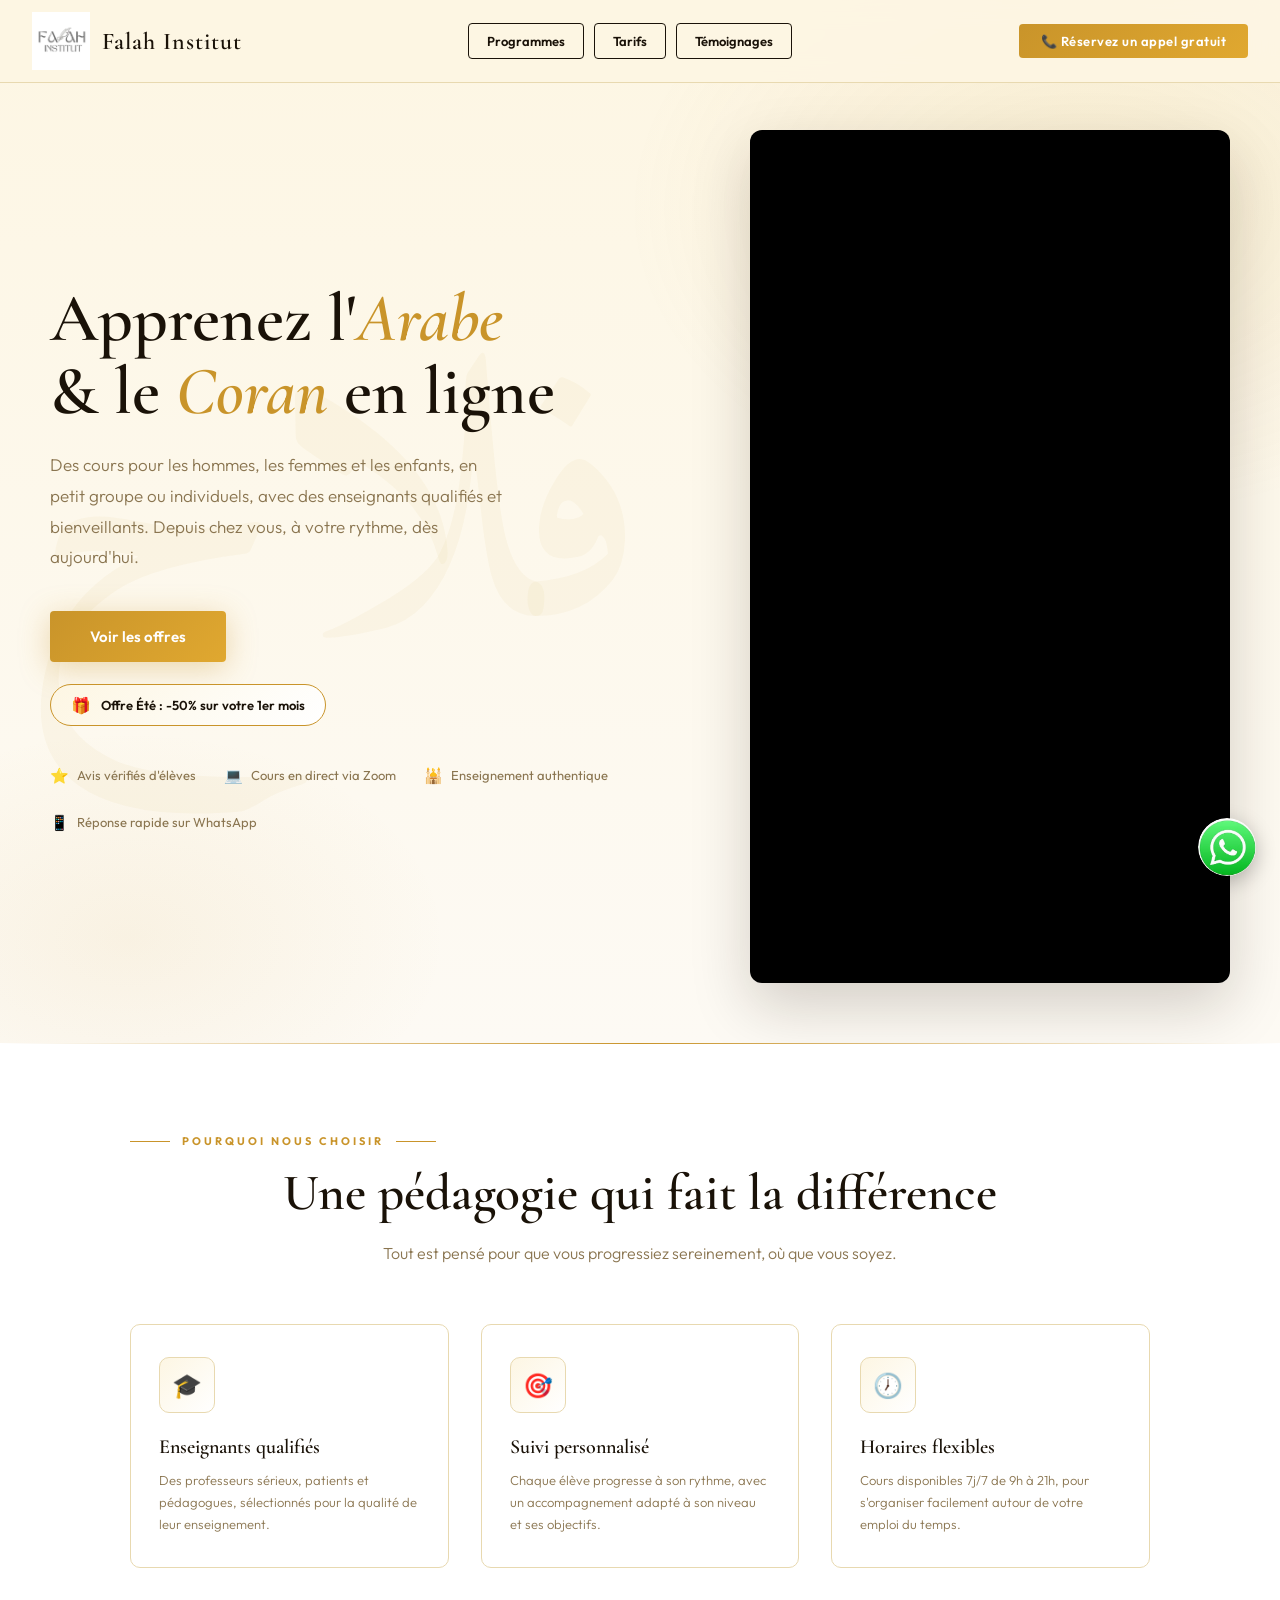
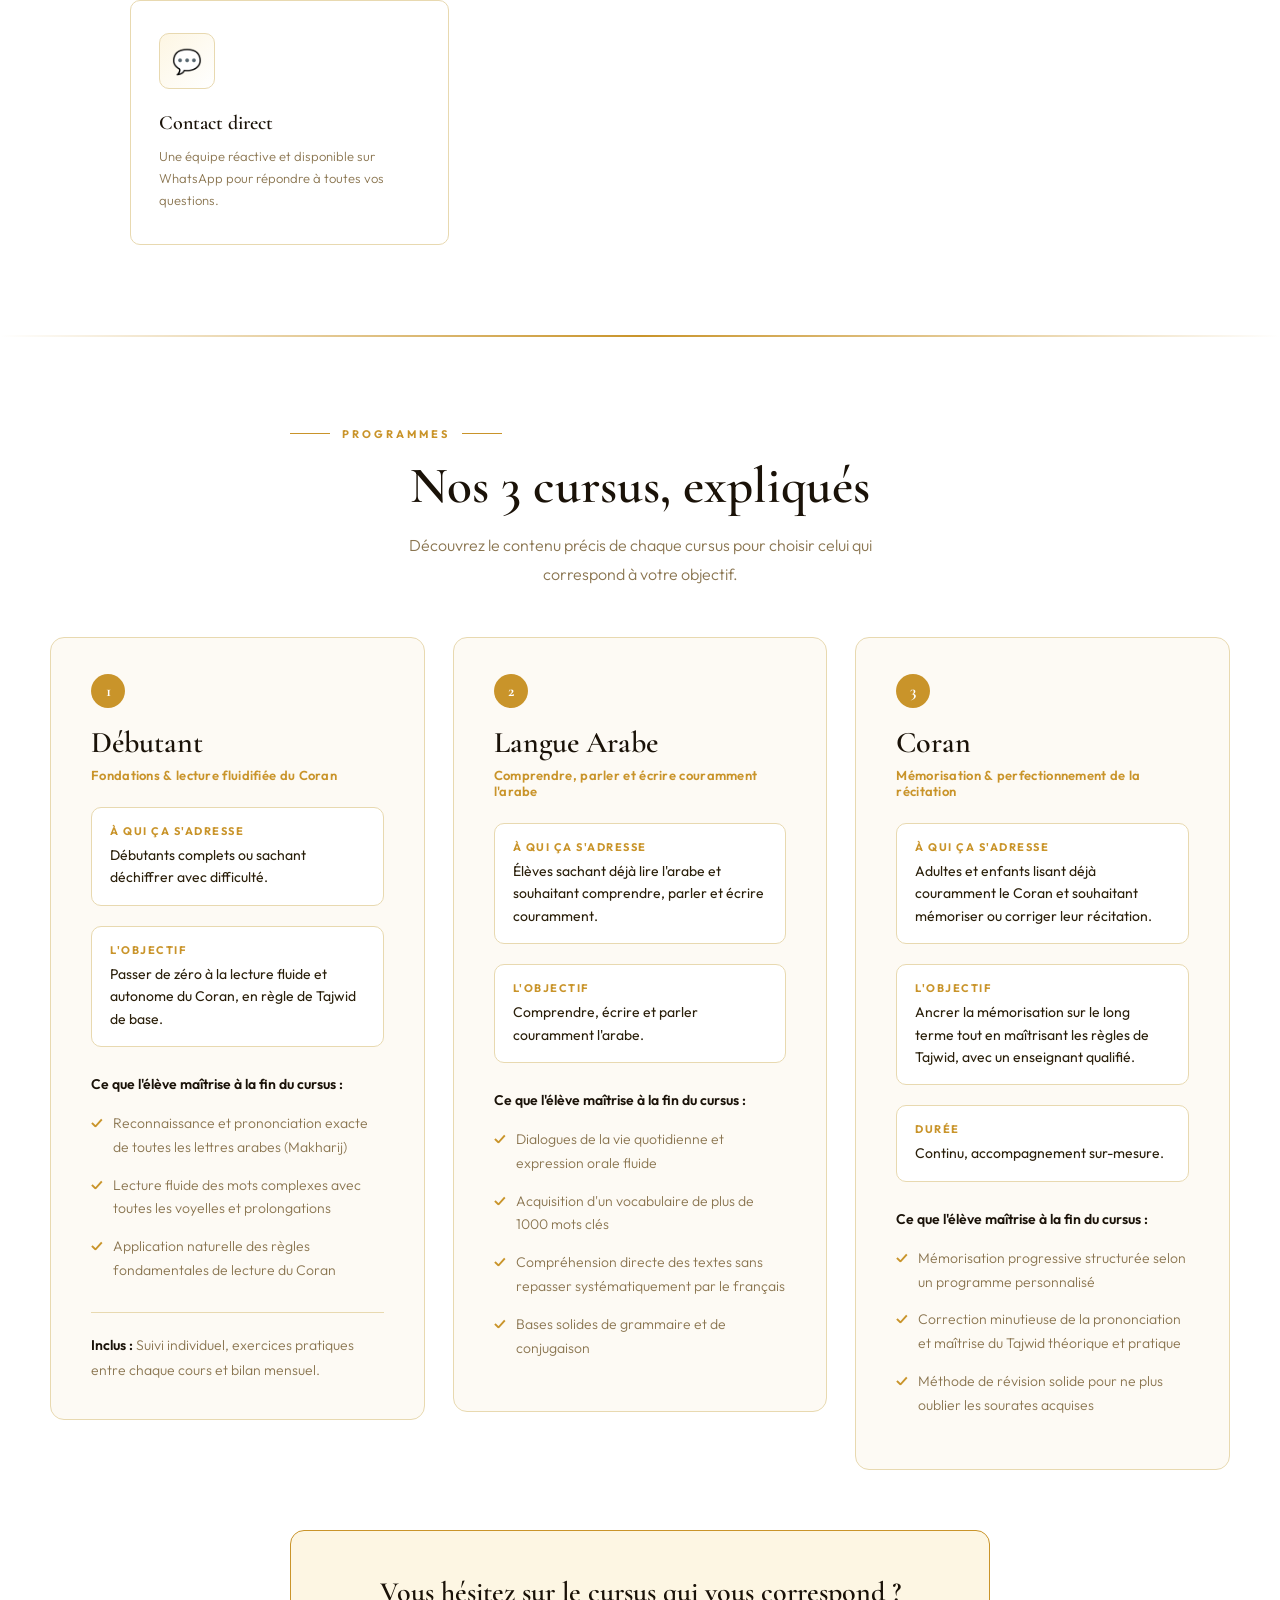
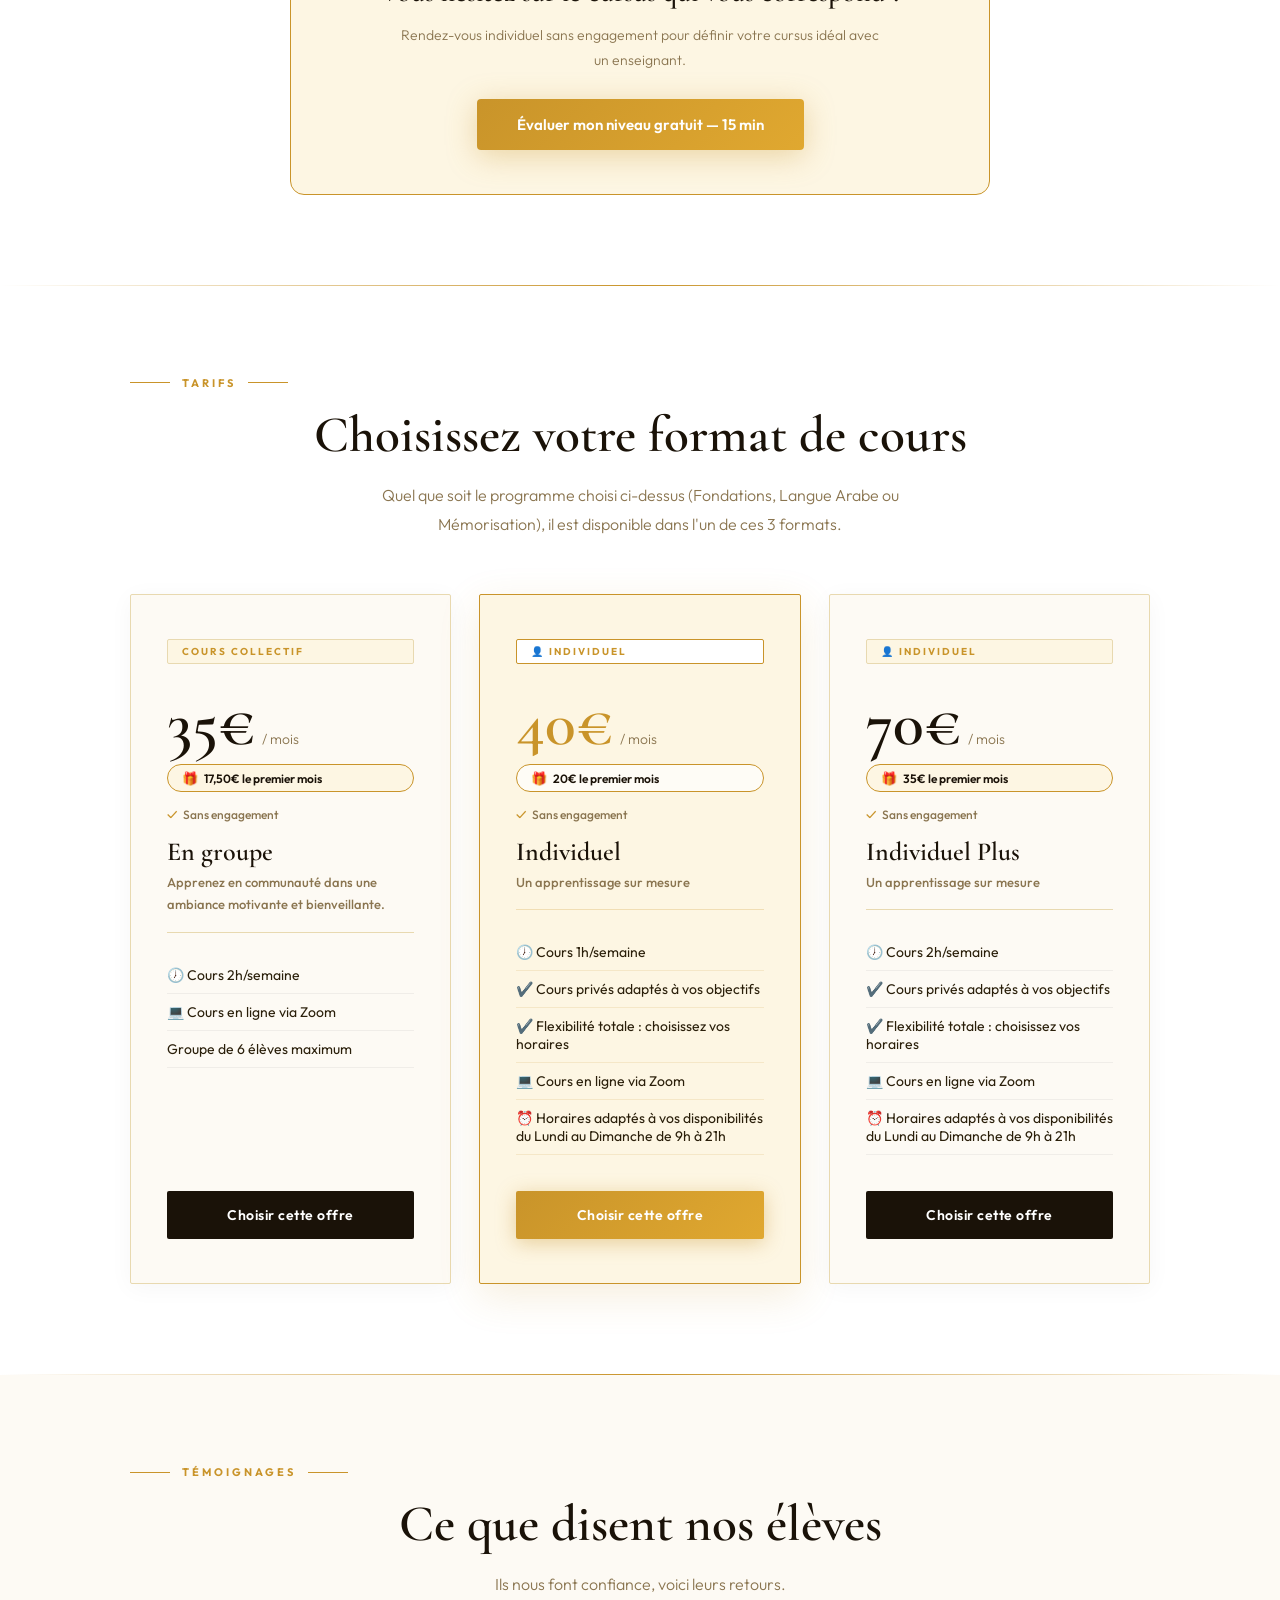
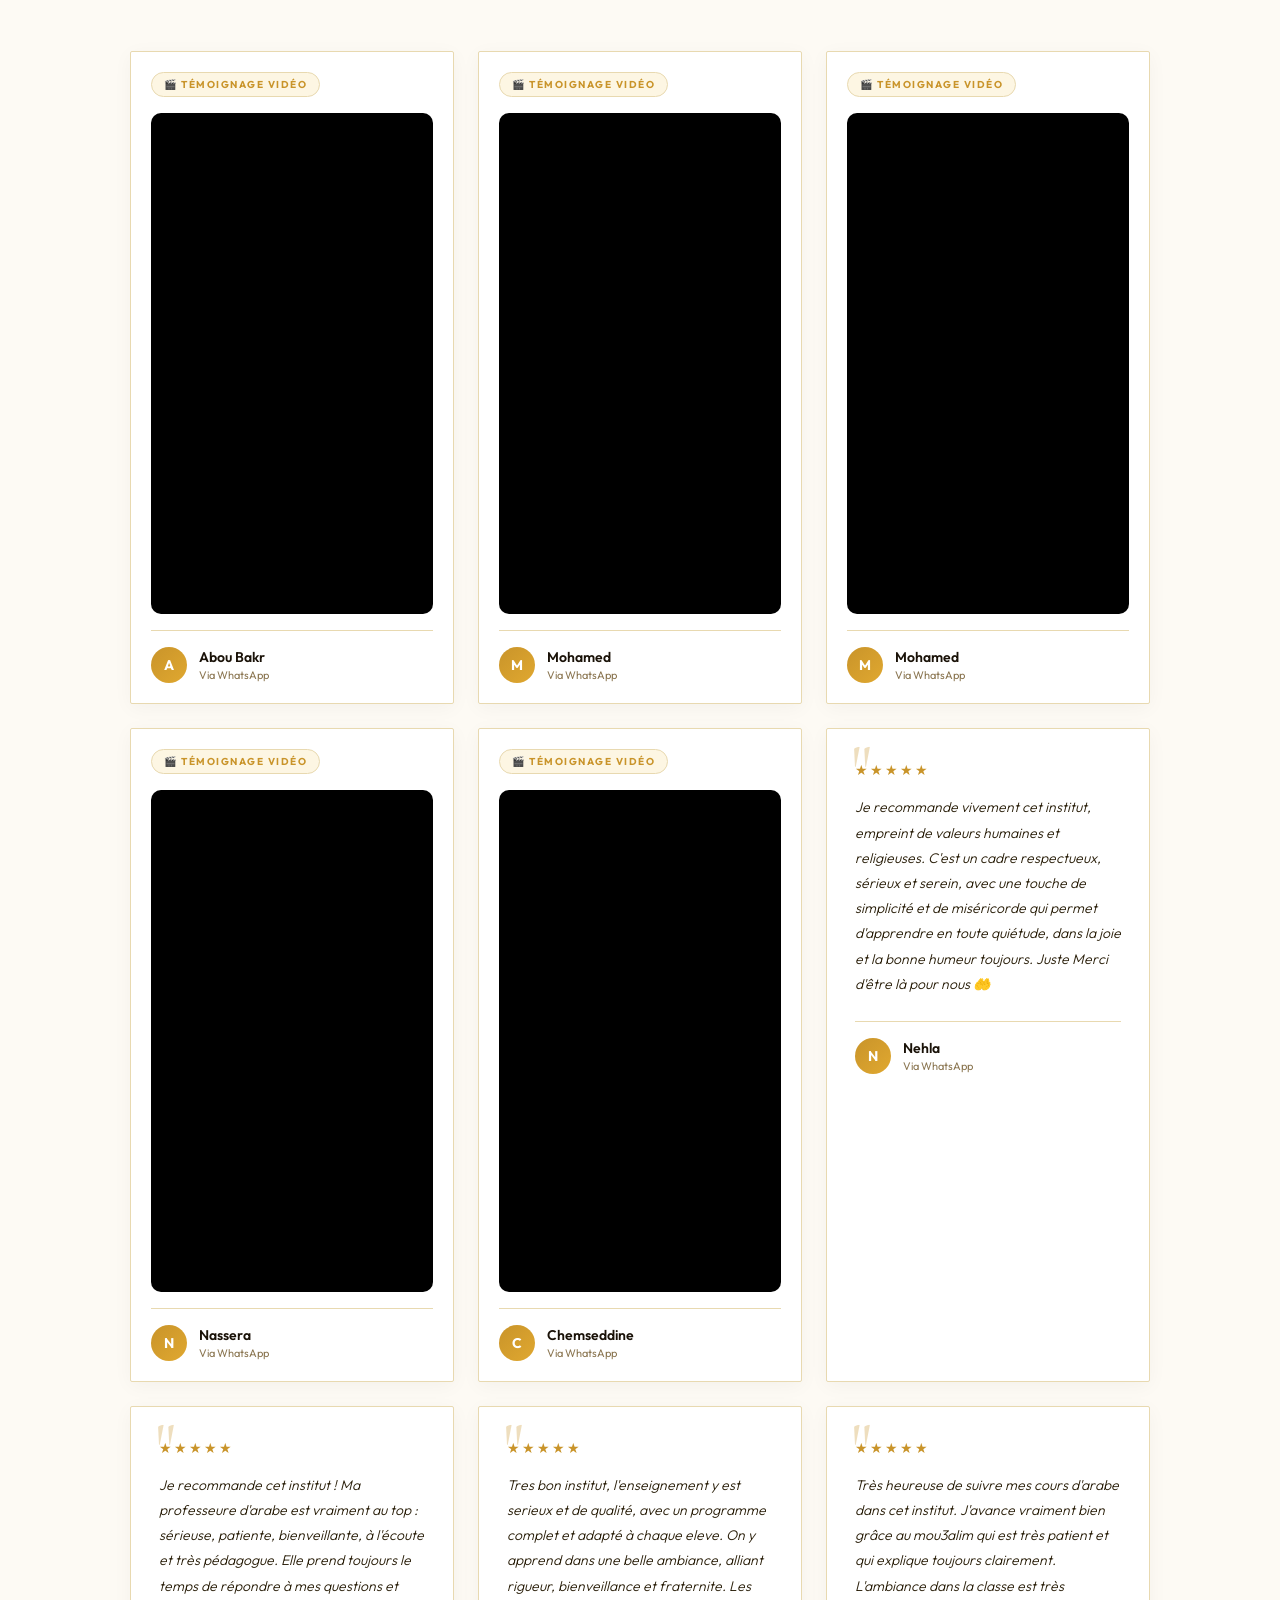
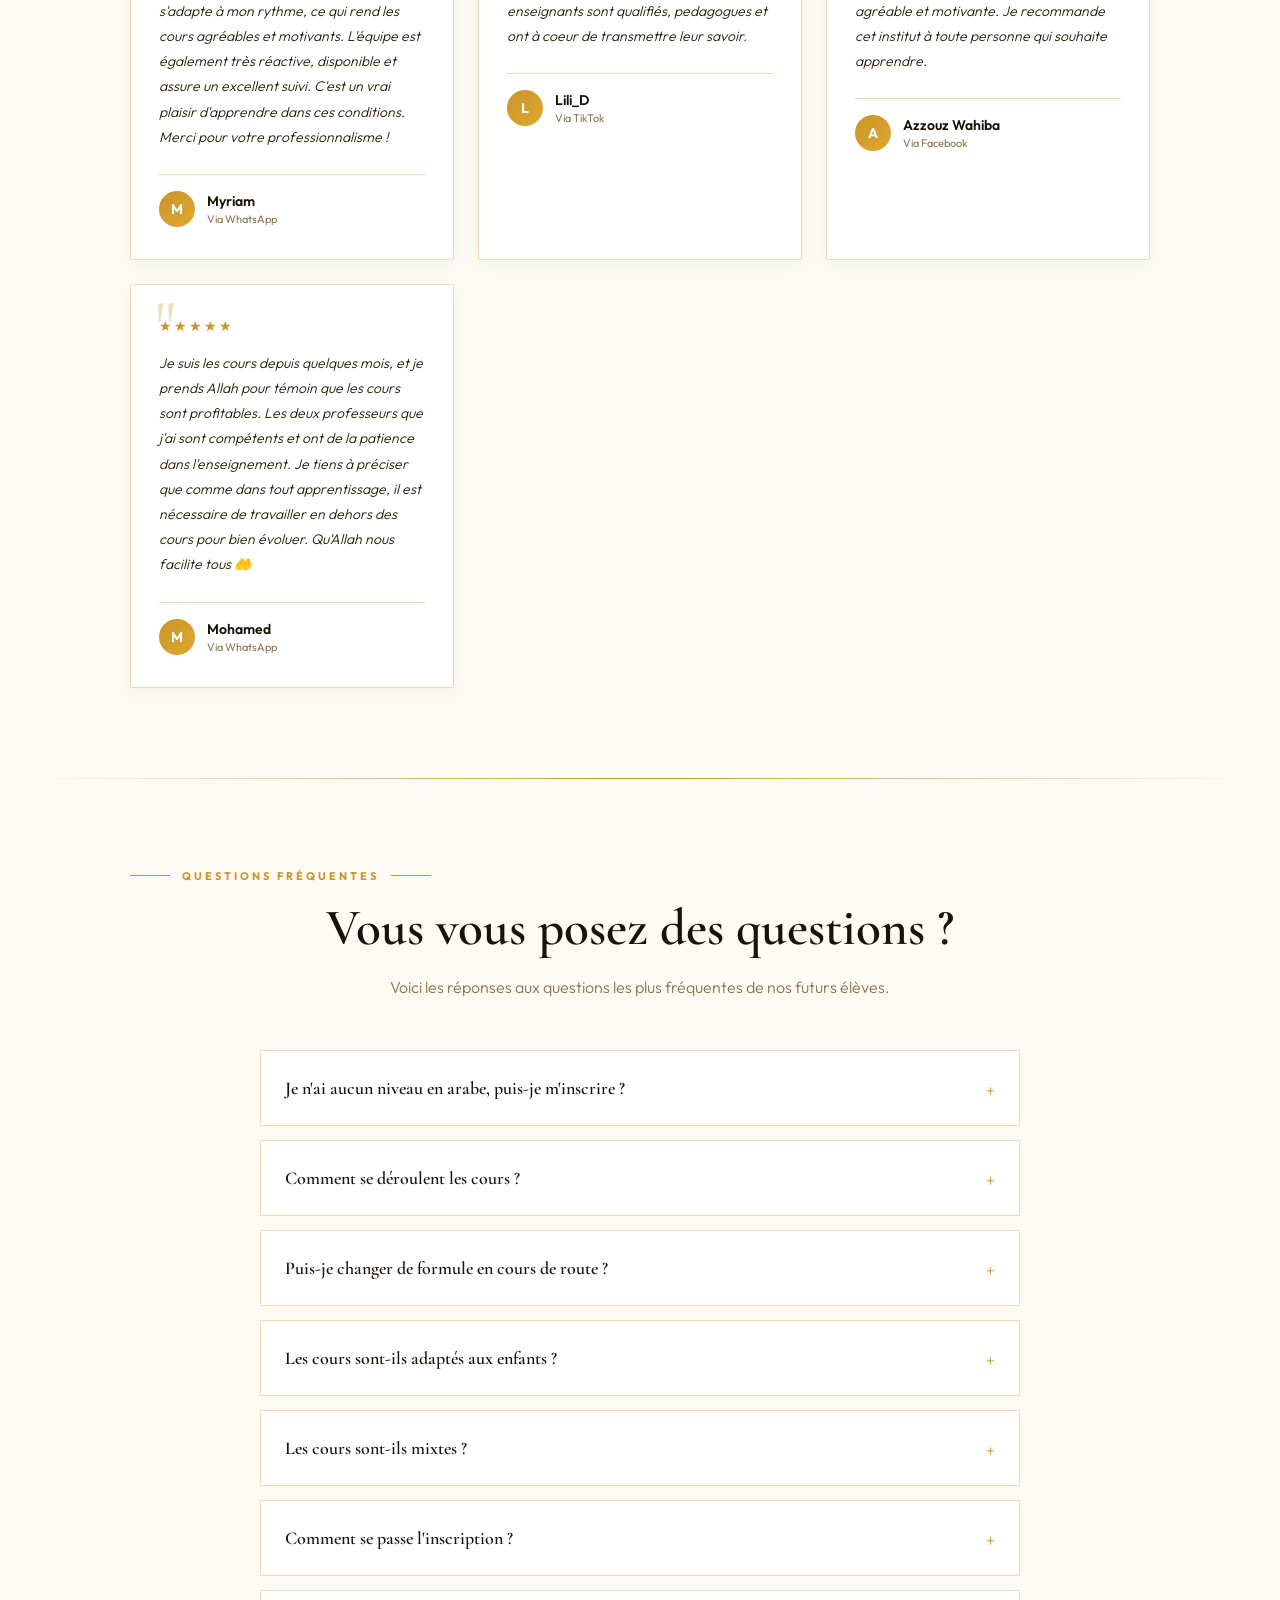
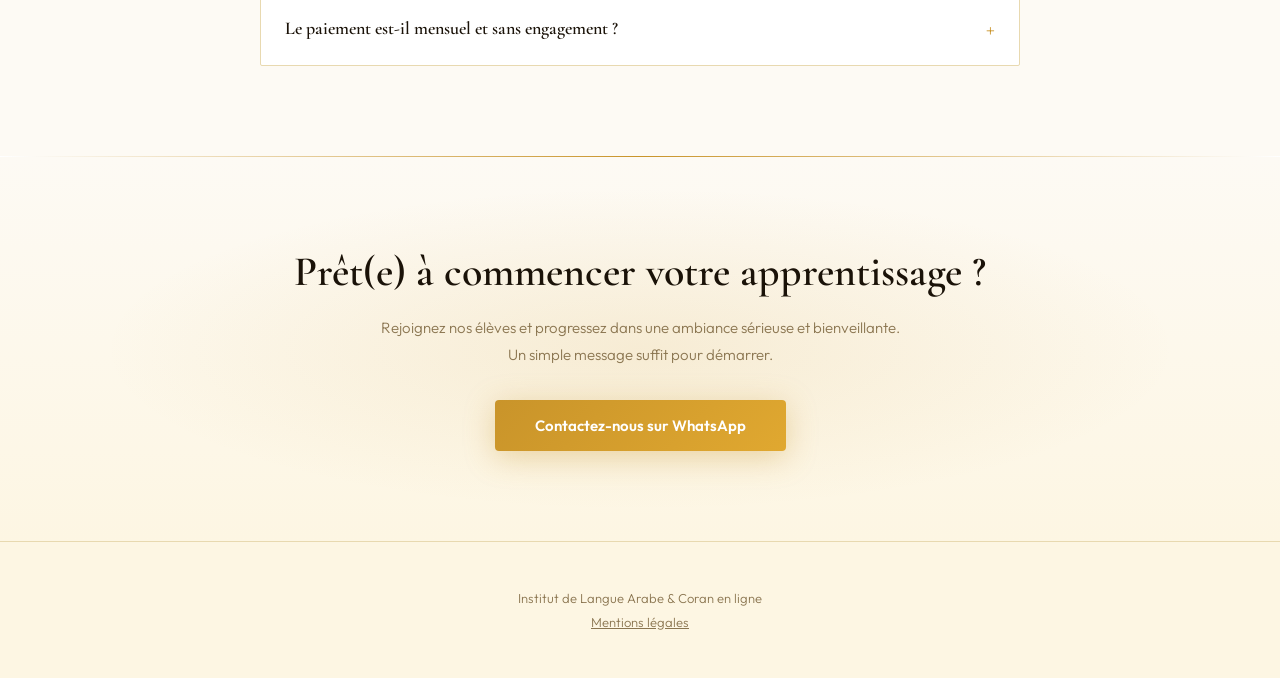
<file: index.html>
<!DOCTYPE html>
<html lang="fr">
<head>
<meta charset="UTF-8">
<meta name="viewport" content="width=device-width, initial-scale=1.0">
<title>Falah Institut — Cours d'Arabe et de Coran en Ligne | Hommes, Femmes, Enfants</title>
<meta name="description" content="Apprenez l'arabe et le Coran en ligne avec Falah Institut. Cours en direct via Zoom pour hommes, femmes et enfants, avec des enseignants qualifiés. Méthodes reconnues, suivi personnalisé.">
<meta name="google-site-verification" content="5K8KCXsPNiOXg6FcAoNU2ZX_Attoy7lM3DH7DhUNpo0" />
<link rel="canonical" href="https://falahinstitut.com/">
<link rel="icon" type="image/png" sizes="32x32" href="favicon-32.png">
<link rel="icon" type="image/png" sizes="16x16" href="favicon-16.png">
<link rel="apple-touch-icon" sizes="180x180" href="favicon-180.png">
<meta property="og:title" content="Falah Institut — 🎁 -50% sur votre 1er mois">
<meta property="og:description" content="🎁 Offre Été : -50% sur votre 1er mois. Cours en ligne d'arabe et de Coran pour hommes, femmes et enfants, via Zoom.">
<meta property="og:image" content="https://falahinstitut.com/og-image.jpg">
<meta property="og:image:width" content="1200">
<meta property="og:image:height" content="630">
<meta property="og:type" content="website">
<meta property="og:url" content="https://falahinstitut.com/">
<meta name="twitter:card" content="summary_large_image">
<meta name="twitter:title" content="Falah Institut — Arabe & Coran en ligne">
<meta name="twitter:description" content="Cours en ligne d'arabe et de Coran pour hommes, femmes et enfants.">
<meta name="twitter:image" content="https://falahinstitut.com/og-image.jpg">
<link rel="preconnect" href="https://fonts.googleapis.com">
<link rel="preconnect" href="https://fonts.gstatic.com" crossorigin>
<link href="https://fonts.googleapis.com/css2?family=Amiri:ital,wght@0,400;0,700;1,400&family=Cormorant+Garamond:wght@300;400;500;600;700&family=Outfit:wght@300;400;500;600;700&display=swap" rel="stylesheet">
<link rel="stylesheet" href="style.css">
<script type="application/ld+json">
{
  "@context": "https://schema.org",
  "@type": "EducationalOrganization",
  "name": "Falah Institut",
  "url": "https://falahinstitut.github.io/",
  "logo": "https://falahinstitut.github.io/logo.png",
  "image": "https://falahinstitut.github.io/og-image.jpg",
  "description": "Institut en ligne d'apprentissage de la langue arabe et du Coran, pour hommes, femmes et enfants. Cours collectifs et individuels via Zoom.",
  "sameAs": [],
  "contactPoint": {
    "@type": "ContactPoint",
    "telephone": "+33651969750",
    "contactType": "customer service",
    "areaServed": "FR",
    "availableLanguage": ["French", "Arabic"]
  },
  "hasOfferCatalog": {
    "@type": "OfferCatalog",
    "name": "Formations Falah Institut",
    "itemListElement": [
      { "@type": "Offer", "itemOffered": { "@type": "Course", "name": "Cours de Langue Arabe" } },
      { "@type": "Offer", "itemOffered": { "@type": "Course", "name": "Cours de Coran" } }
    ]
  }
}
</script>
<!-- TikTok Pixel Code Start -->
<script>
!function (w, d, t) {
  w.TiktokAnalyticsObject=t;var ttq=w[t]=w[t]||[];ttq.methods=["page","track","identify","instances","debug","on","off","once","ready","alias","group","enableCookie","disableCookie","holdConsent","revokeConsent","grantConsent"],ttq.setAndDefer=function(t,e){t[e]=function(){t.push([e].concat(Array.prototype.slice.call(arguments,0)))}};for(var i=0;i<ttq.methods.length;i++)ttq.setAndDefer(ttq,ttq.methods[i]);ttq.instance=function(t){for(
var e=ttq._i[t]||[],n=0;n<ttq.methods.length;n++)ttq.setAndDefer(e,ttq.methods[n]);return e},ttq.load=function(e,n){var r="https://analytics.tiktok.com/i18n/pixel/events.js",o=n&&n.partner;ttq._i=ttq._i||{},ttq._i[e]=[],ttq._i[e]._u=r,ttq._t=ttq._t||{},ttq._t[e]=+new Date,ttq._o=ttq._o||{},ttq._o[e]=n||{};n=document.createElement("script")
;n.type="text/javascript",n.async=!0,n.src=r+"?sdkid="+e+"&lib="+t;e=document.getElementsByTagName("script")[0];e.parentNode.insertBefore(n,e)};
  ttq.load('D9JJC5RC77UA1IJTJR0G');
  ttq.page();
}(window, document, 'ttq');
</script>
<!-- TikTok Pixel Code End -->
</head>
<body>

<!-- NAV -->
<nav>
  <div class="nav-logo">
    <img src="logo.png" alt="Falah Institut">
    <span class="nav-logo-text">Falah Institut</span>
  </div>
  <div class="nav-links">
    <a href="#cursus1">Programmes</a>
    <a href="#tarifs">Tarifs</a>
    <a href="#avis">Témoignages</a>
  </div>
  <a href="https://wa.me/33651969750?text=Salam%20alaykoum%2C%20je%20souhaiterais%20faire%20%C3%A9valuer%20mon%20niveau%20gratuit%20%2815%20min%29%20pour%20d%C3%A9finir%20le%20cursus%20qui%20me%20convient." target="_blank" rel="noopener" class="nav-cta">📞 Réservez un appel gratuit</a>
</nav>


<!-- HERO -->
<section class="hero">
  <div class="arabic-watermark">فلاح</div>
  <div class="hero-inner">
    <div class="hero-content">
    <div class="hero-logo-wrap" style="display:none">
      <img src="logo.png" alt="Falah Institut">
    </div>
    <h1>Apprenez l'<em>Arabe</em><br>& le <em>Coran</em> en ligne</h1>
    <p class="hero-sub">Des cours pour les hommes, les femmes et les enfants, en petit groupe ou individuels, avec des enseignants qualifiés et bienveillants. Depuis chez vous, à votre rythme, dès aujourd'hui.</p>
    <div class="hero-cta">
      <a href="#offres" class="btn-gold">Voir les offres</a>
    </div>
    <div class="promo-banner"><span class="emoji">🎁</span> Offre Été : -50% sur votre 1er mois</div>
    <div class="hero-trust">
      <div class="hero-trust-item"><span class="ico">⭐</span> Avis vérifiés d'élèves</div>
      <div class="hero-trust-item"><span class="ico">💻</span> Cours en direct via Zoom</div>
      <div class="hero-trust-item"><span class="ico">🕌</span> Enseignement authentique</div>
      <div class="hero-trust-item"><span class="ico">📱</span> Réponse rapide sur WhatsApp</div>
    </div>
    </div>
    <div class="hero-visual">
      <div class="hero-video-frame">
        <iframe
          src="https://www.youtube.com/embed/qF54f6sBMEQ"
          title="Présentation de Falah Institut"
          loading="lazy"
          allow="accelerometer; autoplay; clipboard-write; encrypted-media; gyroscope; picture-in-picture; web-share"
          allowfullscreen>
        </iframe>
      </div>
    </div>
  </div>
</section>

<div class="divider"></div>
<section class="features">
  <div class="container">
    <div class="features-intro fade-in">
      <div class="section-label"><span>Pourquoi nous choisir</span></div>
      <h2 class="section-title">Une pédagogie qui fait la différence</h2>
      <p class="section-sub">Tout est pensé pour que vous progressiez sereinement, où que vous soyez.</p>
    </div>
    <div class="features-grid fade-in">
      <div class="feature-card">
        <div class="feature-icon">🎓</div>
        <div class="feature-title">Enseignants qualifiés</div>
        <div class="feature-desc">Des professeurs sérieux, patients et pédagogues, sélectionnés pour la qualité de leur enseignement.</div>
      </div>
      <div class="feature-card">
        <div class="feature-icon">🎯</div>
        <div class="feature-title">Suivi personnalisé</div>
        <div class="feature-desc">Chaque élève progresse à son rythme, avec un accompagnement adapté à son niveau et ses objectifs.</div>
      </div>
      <div class="feature-card">
        <div class="feature-icon">🕖</div>
        <div class="feature-title">Horaires flexibles</div>
        <div class="feature-desc">Cours disponibles 7j/7 de 9h à 21h, pour s'organiser facilement autour de votre emploi du temps.</div>
      </div>
      <div class="feature-card">
        <div class="feature-icon">💬</div>
        <div class="feature-title">Contact direct</div>
        <div class="feature-desc">Une équipe réactive et disponible sur WhatsApp pour répondre à toutes vos questions.</div>
      </div>
    </div>
  </div>
</section>

<div class="divider"></div>

<div class="divider"></div>

<!-- CURSUS DETAILS -->
<section class="methode-page methode-page-inline" id="offres">
  <div class="methode-content">
    <div class="cursus-intro fade-in">
      <div class="section-label"><span>Programmes</span></div>
      <h2 class="section-title">Nos 3 cursus, expliqués</h2>
      <p class="section-sub">Découvrez le contenu précis de chaque cursus pour choisir celui qui correspond à votre objectif.</p>
    </div>

    <div class="cursus-grid">
    <div class="cursus-block fade-in" id="cursus1">
      <div class="cursus-number">1</div>
      <h2 class="cursus-title">Débutant</h2>
      <div class="cursus-subtitle">Fondations & lecture fluidifiée du Coran</div>

      <div class="cursus-meta-grid">
        <div class="cursus-meta-item">
          <div class="cursus-meta-label">À qui ça s'adresse</div>
          <div class="cursus-meta-value">Débutants complets ou sachant déchiffrer avec difficulté.</div>
        </div>
        <div class="cursus-meta-item">
          <div class="cursus-meta-label">L'objectif</div>
          <div class="cursus-meta-value">Passer de zéro à la lecture fluide et autonome du Coran, en règle de Tajwid de base.</div>
        </div>
      </div>

      <div class="cursus-section-label">Ce que l'élève maîtrise à la fin du cursus :</div>
      <ul class="cursus-list">
        <li>Reconnaissance et prononciation exacte de toutes les lettres arabes (Makharij)</li>
        <li>Lecture fluide des mots complexes avec toutes les voyelles et prolongations</li>
        <li>Application naturelle des règles fondamentales de lecture du Coran</li>
      </ul>

      <div class="cursus-included"><strong>Inclus :</strong> Suivi individuel, exercices pratiques entre chaque cours et bilan mensuel.</div>
    </div>

    <div class="cursus-block fade-in" id="cursus2">
      <div class="cursus-number">2</div>
      <h2 class="cursus-title">Langue Arabe</h2>
      <div class="cursus-subtitle">Comprendre, parler et écrire couramment l'arabe</div>

      <div class="cursus-meta-grid">
        <div class="cursus-meta-item">
          <div class="cursus-meta-label">À qui ça s'adresse</div>
          <div class="cursus-meta-value">Élèves sachant déjà lire l'arabe et souhaitant comprendre, parler et écrire couramment.</div>
        </div>
        <div class="cursus-meta-item">
          <div class="cursus-meta-label">L'objectif</div>
          <div class="cursus-meta-value">Comprendre, écrire et parler couramment l'arabe.</div>
        </div>
      </div>

      <div class="cursus-section-label">Ce que l'élève maîtrise à la fin du cursus :</div>
      <ul class="cursus-list">
        <li>Dialogues de la vie quotidienne et expression orale fluide</li>
        <li>Acquisition d'un vocabulaire de plus de 1000 mots clés</li>
        <li>Compréhension directe des textes sans repasser systématiquement par le français</li>
        <li>Bases solides de grammaire et de conjugaison</li>
      </ul>
    </div>

    <div class="cursus-block fade-in" id="cursus3">
      <div class="cursus-number">3</div>
      <h2 class="cursus-title">Coran</h2>
      <div class="cursus-subtitle">Mémorisation & perfectionnement de la récitation</div>

      <div class="cursus-meta-grid">
        <div class="cursus-meta-item">
          <div class="cursus-meta-label">À qui ça s'adresse</div>
          <div class="cursus-meta-value">Adultes et enfants lisant déjà couramment le Coran et souhaitant mémoriser ou corriger leur récitation.</div>
        </div>
        <div class="cursus-meta-item">
          <div class="cursus-meta-label">L'objectif</div>
          <div class="cursus-meta-value">Ancrer la mémorisation sur le long terme tout en maîtrisant les règles de Tajwid, avec un enseignant qualifié.</div>
        </div>
        <div class="cursus-meta-item">
          <div class="cursus-meta-label">Durée</div>
          <div class="cursus-meta-value">Continu, accompagnement sur-mesure.</div>
        </div>
      </div>

      <div class="cursus-section-label">Ce que l'élève maîtrise à la fin du cursus :</div>
      <ul class="cursus-list">
        <li>Mémorisation progressive structurée selon un programme personnalisé</li>
        <li>Correction minutieuse de la prononciation et maîtrise du Tajwid théorique et pratique</li>
        <li>Méthode de révision solide pour ne plus oublier les sourates acquises</li>
      </ul>
    </div>
    </div>

    <div class="cursus-final-cta fade-in">
      <h2>Vous hésitez sur le cursus qui vous correspond ?</h2>
      <p>Rendez-vous individuel sans engagement pour définir votre cursus idéal avec un enseignant.</p>
      <a href="https://wa.me/33651969750?text=Salam%20alaykoum%2C%20je%20souhaiterais%20faire%20%C3%A9valuer%20mon%20niveau%20gratuit%20%2815%20min%29%20pour%20d%C3%A9finir%20le%20cursus%20qui%20me%20convient." target="_blank" rel="noopener" class="btn-gold">Évaluer mon niveau gratuit — 15 min</a>
    </div>
  </div>
</section>

<div class="divider"></div>

<!-- TARIFS -->
<section class="offres" id="tarifs">
  <div class="container">
    <div class="offres-intro fade-in">
      <div class="section-label"><span>Tarifs</span></div>
      <h2 class="section-title">Choisissez votre format de cours</h2>
      <p class="section-sub">Quel que soit le programme choisi ci-dessus (Fondations, Langue Arabe ou Mémorisation), il est disponible dans l'un de ces 3 formats.</p>
    </div>
    <div class="offres-grid fade-in">
      <div class="offre-card standard">
        <span class="offre-tag">Cours collectif</span>
        <div class="offre-price"><span class="price-num">35€</span><span class="price-unit">/ mois</span></div>
        <div class="promo-price"><span class="emoji">🎁</span> 17,50€ le premier mois</div>
        <div class="no-commitment"><span class="check">✓</span> Sans engagement</div>
        <div class="offre-title">En groupe</div>
        <p class="offre-desc offre-subtitle">Apprenez en communauté dans une ambiance motivante et bienveillante.</p>
        <div class="offre-sep"></div>
        <ul class="offre-features offre-features-emoji">
          <li>🕖 Cours 2h/semaine</li>
          <li>💻 Cours en ligne via Zoom</li>
          <li>Groupe de 6 élèves maximum</li>
        </ul>
        <a href="https://api.whatsapp.com/send?phone=33651969750&text=Salam%20alaykoum%2C%20je%20suis%20int%C3%A9ress%C3%A9%28e%29%20par%20la%20formule%20Collectif.%20Pouvez-vous%20me%20donner%20plus%20d%27informations%20%3F" target="_blank" rel="noopener" class="btn-offre">Choisir cette offre</a>
      </div>
      <div class="offre-card premium">
        <span class="offre-tag">👤 Individuel</span>
        <div class="offre-price"><span class="price-num">40€</span><span class="price-unit">/ mois</span></div>
        <div class="promo-price"><span class="emoji">🎁</span> 20€ le premier mois</div>
        <div class="no-commitment"><span class="check">✓</span> Sans engagement</div>
        <div class="offre-title">Individuel</div>
        <p class="offre-desc offre-subtitle">Un apprentissage sur mesure</p>
        <div class="offre-sep"></div>
        <ul class="offre-features offre-features-emoji">
          <li>🕖 Cours 1h/semaine</li>
          <li>✔️ Cours privés adaptés à vos objectifs</li>
          <li>✔️ Flexibilité totale : choisissez vos horaires</li>
          <li>💻 Cours en ligne via Zoom</li>
          <li>⏰ Horaires adaptés à vos disponibilités du Lundi au Dimanche de 9h à 21h</li>
        </ul>
        <a href="https://api.whatsapp.com/send?phone=33651969750&text=Salam%20alaykoum%2C%20je%20suis%20int%C3%A9ress%C3%A9%28e%29%20par%20la%20formule%20Individuel.%20Pouvez-vous%20me%20donner%20plus%20d%27informations%20%3F" target="_blank" rel="noopener" class="btn-offre">Choisir cette offre</a>
      </div>
      <div class="offre-card standard">
        <span class="offre-tag">👤 Individuel</span>
        <div class="offre-price"><span class="price-num">70€</span><span class="price-unit">/ mois</span></div>
        <div class="promo-price"><span class="emoji">🎁</span> 35€ le premier mois</div>
        <div class="no-commitment"><span class="check">✓</span> Sans engagement</div>
        <div class="offre-title">Individuel Plus</div>
        <p class="offre-desc offre-subtitle">Un apprentissage sur mesure</p>
        <div class="offre-sep"></div>
        <ul class="offre-features offre-features-emoji">
          <li>🕖 Cours 2h/semaine</li>
          <li>✔️ Cours privés adaptés à vos objectifs</li>
          <li>✔️ Flexibilité totale : choisissez vos horaires</li>
          <li>💻 Cours en ligne via Zoom</li>
          <li>⏰ Horaires adaptés à vos disponibilités du Lundi au Dimanche de 9h à 21h</li>
        </ul>
        <a href="https://api.whatsapp.com/send?phone=33651969750&text=Salam%20alaykoum%2C%20je%20suis%20int%C3%A9ress%C3%A9%28e%29%20par%20la%20formule%20Individuel%20Plus.%20Pouvez-vous%20me%20donner%20plus%20d%27informations%20%3F" target="_blank" rel="noopener" class="btn-offre">Choisir cette offre</a>
      </div>
    </div>
  </div>
</section>

<div class="divider"></div>

<!-- AVIS -->
<section class="avis" id="avis">
  <div class="container">
    <div class="avis-intro fade-in">
      <div class="section-label"><span>Témoignages</span></div>
      <h2 class="section-title">Ce que disent nos élèves</h2>
      <p class="section-sub">Ils nous font confiance, voici leurs retours.</p>
    </div>
    <div class="avis-grid fade-in">
      <div class="avis-card video-card">
        <div class="avis-video-badge">🎬 Témoignage vidéo</div>
        <div class="avis-video-frame">
          <iframe src="https://www.youtube.com/embed/47el6QInoyw" title="Témoignage d'Abou Bakr" loading="lazy" allow="accelerometer; autoplay; clipboard-write; encrypted-media; gyroscope; picture-in-picture; web-share" allowfullscreen></iframe>
        </div>
        <div class="avis-sep"></div>
        <div class="avis-author">
          <div class="avis-avatar">A</div>
          <div><div class="avis-name">Abou Bakr</div><div class="avis-source">Via WhatsApp</div></div>
        </div>
      </div>
      <div class="avis-card video-card">
        <div class="avis-video-badge">🎬 Témoignage vidéo</div>
        <div class="avis-video-frame">
          <iframe src="https://www.youtube.com/embed/kcSCMGFJxWM" title="Témoignage de Mohamed" loading="lazy" allow="accelerometer; autoplay; clipboard-write; encrypted-media; gyroscope; picture-in-picture; web-share" allowfullscreen></iframe>
        </div>
        <div class="avis-sep"></div>
        <div class="avis-author">
          <div class="avis-avatar">M</div>
          <div><div class="avis-name">Mohamed</div><div class="avis-source">Via WhatsApp</div></div>
        </div>
      </div>
      <div class="avis-card video-card">
        <div class="avis-video-badge">🎬 Témoignage vidéo</div>
        <div class="avis-video-frame">
          <iframe src="https://www.youtube.com/embed/t8hU8hcvHuY" title="Témoignage de Mohamed" loading="lazy" allow="accelerometer; autoplay; clipboard-write; encrypted-media; gyroscope; picture-in-picture; web-share" allowfullscreen></iframe>
        </div>
        <div class="avis-sep"></div>
        <div class="avis-author">
          <div class="avis-avatar">M</div>
          <div><div class="avis-name">Mohamed</div><div class="avis-source">Via WhatsApp</div></div>
        </div>
      </div>
      <div class="avis-card video-card">
        <div class="avis-video-badge">🎬 Témoignage vidéo</div>
        <div class="avis-video-frame">
          <iframe src="https://www.youtube.com/embed/e6HG5-jM9xI" title="Témoignage de Nassera" loading="lazy" allow="accelerometer; autoplay; clipboard-write; encrypted-media; gyroscope; picture-in-picture; web-share" allowfullscreen></iframe>
        </div>
        <div class="avis-sep"></div>
        <div class="avis-author">
          <div class="avis-avatar">N</div>
          <div><div class="avis-name">Nassera</div><div class="avis-source">Via WhatsApp</div></div>
        </div>
      </div>
      <div class="avis-card video-card">
        <div class="avis-video-badge">🎬 Témoignage vidéo</div>
        <div class="avis-video-frame">
          <iframe src="https://www.youtube.com/embed/inPe0hY8s2E" title="Témoignage de Chemseddine" loading="lazy" allow="accelerometer; autoplay; clipboard-write; encrypted-media; gyroscope; picture-in-picture; web-share" allowfullscreen></iframe>
        </div>
        <div class="avis-sep"></div>
        <div class="avis-author">
          <div class="avis-avatar">C</div>
          <div><div class="avis-name">Chemseddine</div><div class="avis-source">Via WhatsApp</div></div>
        </div>
      </div>
      <div class="avis-card">
        <div class="avis-quote">"</div>
        <div class="avis-stars">★★★★★</div>
        <p class="avis-text">Je recommande vivement cet institut, empreint de valeurs humaines et religieuses. C'est un cadre respectueux, sérieux et serein, avec une touche de simplicité et de miséricorde qui permet d'apprendre en toute quiétude, dans la joie et la bonne humeur toujours. Juste Merci d'être là pour nous 🤲</p>
        <div class="avis-sep"></div>
        <div class="avis-author">
          <div class="avis-avatar">N</div>
          <div><div class="avis-name">Nehla</div><div class="avis-source">Via WhatsApp</div></div>
        </div>
      </div>
      <div class="avis-card">
        <div class="avis-quote">"</div>
        <div class="avis-stars">★★★★★</div>
        <p class="avis-text">Je recommande cet institut ! Ma professeure d'arabe est vraiment au top : sérieuse, patiente, bienveillante, à l'écoute et très pédagogue. Elle prend toujours le temps de répondre à mes questions et s'adapte à mon rythme, ce qui rend les cours agréables et motivants. L'équipe est également très réactive, disponible et assure un excellent suivi. C'est un vrai plaisir d'apprendre dans ces conditions. Merci pour votre professionnalisme !</p>
        <div class="avis-sep"></div>
        <div class="avis-author">
          <div class="avis-avatar">M</div>
          <div><div class="avis-name">Myriam</div><div class="avis-source">Via WhatsApp</div></div>
        </div>
      </div>
      <div class="avis-card">
        <div class="avis-quote">"</div>
        <div class="avis-stars">★★★★★</div>
        <p class="avis-text">Tres bon institut, l'enseignement y est serieux et de qualité, avec un programme complet et adapté à chaque eleve. On y apprend dans une belle ambiance, alliant rigueur, bienveillance et fraternite. Les enseignants sont qualifiés, pedagogues et ont à coeur de transmettre leur savoir.</p>
        <div class="avis-sep"></div>
        <div class="avis-author">
          <div class="avis-avatar">L</div>
          <div><div class="avis-name">Lili_D</div><div class="avis-source">Via TikTok</div></div>
        </div>
      </div>
      <div class="avis-card">
        <div class="avis-quote">"</div>
        <div class="avis-stars">★★★★★</div>
        <p class="avis-text">Très heureuse de suivre mes cours d'arabe dans cet institut. J'avance vraiment bien grâce au mou3alim qui est très patient et qui explique toujours clairement. L'ambiance dans la classe est très agréable et motivante. Je recommande cet institut à toute personne qui souhaite apprendre.</p>
        <div class="avis-sep"></div>
        <div class="avis-author">
          <div class="avis-avatar">A</div>
          <div><div class="avis-name">Azzouz Wahiba</div><div class="avis-source">Via Facebook</div></div>
        </div>
      </div>
      <div class="avis-card">
        <div class="avis-quote">"</div>
        <div class="avis-stars">★★★★★</div>
        <p class="avis-text">Je suis les cours depuis quelques mois, et je prends Allah pour témoin que les cours sont profitables. Les deux professeurs que j'ai sont compétents et ont de la patience dans l'enseignement. Je tiens à préciser que comme dans tout apprentissage, il est nécessaire de travailler en dehors des cours pour bien évoluer. Qu'Allah nous facilite tous 🤲</p>
        <div class="avis-sep"></div>
        <div class="avis-author">
          <div class="avis-avatar">M</div>
          <div><div class="avis-name">Mohamed</div><div class="avis-source">Via WhatsApp</div></div>
        </div>
      </div>

    </div>
  </div>
</section>

<div class="divider"></div>

<!-- FAQ -->
<section class="faq">
  <div class="container">
    <div class="faq-intro fade-in">
      <div class="section-label"><span>Questions fréquentes</span></div>
      <h2 class="section-title">Vous vous posez des questions ?</h2>
      <p class="section-sub">Voici les réponses aux questions les plus fréquentes de nos futurs élèves.</p>
    </div>
    <div class="faq-list fade-in">
      <details class="faq-item">
        <summary>Je n'ai aucun niveau en arabe, puis-je m'inscrire ?</summary>
        <p class="faq-answer">Bien sûr ! Nos formules s'adaptent à tous les niveaux, du débutant complet à l'élève confirmé. Un premier échange sur WhatsApp permet de définir le point de départ le plus adapté.</p>
      </details>
      <details class="faq-item">
        <summary>Comment se déroulent les cours ?</summary>
        <p class="faq-answer">Tous les cours ont lieu en ligne via Zoom, en direct avec votre enseignant(e). Vous recevez le lien de connexion avant chaque séance, et pouvez suivre les cours depuis chez vous, où que vous soyez.</p>
      </details>
      <details class="faq-item">
        <summary>Puis-je changer de formule en cours de route ?</summary>
        <p class="faq-answer">Oui, il est tout à fait possible de passer d'un cours collectif à un cours individuel (ou inversement) selon votre progression et vos disponibilités. Il suffit d'en discuter avec nous sur WhatsApp.</p>
      </details>
      <details class="faq-item">
        <summary>Les cours sont-ils adaptés aux enfants ?</summary>
        <p class="faq-answer">Oui, nous proposons des cours pour les femmes, les enfants et les hommes, avec une pédagogie adaptée à chaque public.</p>
      </details>
      <details class="faq-item">
        <summary>Les cours sont-ils mixtes ?</summary>
        <p class="faq-answer">Non, les cours ne sont pas mixtes. Les hommes sont enseignés par des hommes et les femmes par des femmes. De même, il n'y a pas de mixité au sein des groupes.</p>
      </details>
      <details class="faq-item">
        <summary>Comment se passe l'inscription ?</summary>
        <p class="faq-answer">Rien de plus simple : contactez-nous directement sur WhatsApp en cliquant sur un bouton d'inscription. Nous échangeons ensemble sur vos objectifs et vous accompagnons pour démarrer rapidement.</p>
      </details>
      <details class="faq-item">
        <summary>Le paiement est-il mensuel et sans engagement ?</summary>
        <p class="faq-answer">Oui, nos formules fonctionnent sur un abonnement mensuel, sans engagement de durée. Vous restez libre d'ajuster votre formule à tout moment.</p>
      </details>
    </div>
  </div>
</section>

<div class="divider"></div>

<!-- CTA FINALE -->
<section class="final-cta">
  <div class="container final-cta-inner">
    <h2>Prêt(e) à commencer votre apprentissage ?</h2>
    <p>Rejoignez nos élèves et progressez dans une ambiance sérieuse et bienveillante. Un simple message suffit pour démarrer.</p>
    <a href="https://api.whatsapp.com/send?phone=33651969750&text=Salam%20alaykoum%2C%20je%20souhaite%20avoir%20plus%20d%27informations%20sur%20vos%20cours." target="_blank" rel="noopener" class="btn-gold">Contactez-nous sur WhatsApp</a>
  </div>
</section>

<!-- FOOTER -->
<footer>
  <div class="footer-logo" style="display:none">
    <img src="logo.png" alt="Falah Institut">
  </div>
  <p class="footer-text">Institut de Langue Arabe & Coran en ligne</p>
  <p class="footer-text" style="margin-top:8px;"><a href="mentions-legales.html" style="color:inherit;">Mentions légales</a></p>
</footer>

<script>
  const observer = new IntersectionObserver((entries) => {
    entries.forEach(entry => { if (entry.isIntersecting) entry.target.classList.add('visible'); });
  }, { threshold: 0.1 });
  document.querySelectorAll('.fade-in').forEach(el => observer.observe(el));

  document.querySelectorAll('a[href^="#"]').forEach(anchor => {
    anchor.addEventListener('click', function(e) {
      e.preventDefault();
      document.querySelector(this.getAttribute('href')).scrollIntoView({ behavior: 'smooth' });
    });
  });
</script>
<a href="https://api.whatsapp.com/send?phone=33651969750&text=Salam%20alaykoum%2C%20je%20souhaite%20avoir%20plus%20d%27informations%20sur%20vos%20cours." class="whatsapp-float" aria-label="Contactez-nous sur WhatsApp">
  <img src="whatsapp-icon.jpg" alt="WhatsApp" style="width:100%;height:100%;object-fit:cover;border-radius:50%;">
</a>
</body>
</html>
</file>
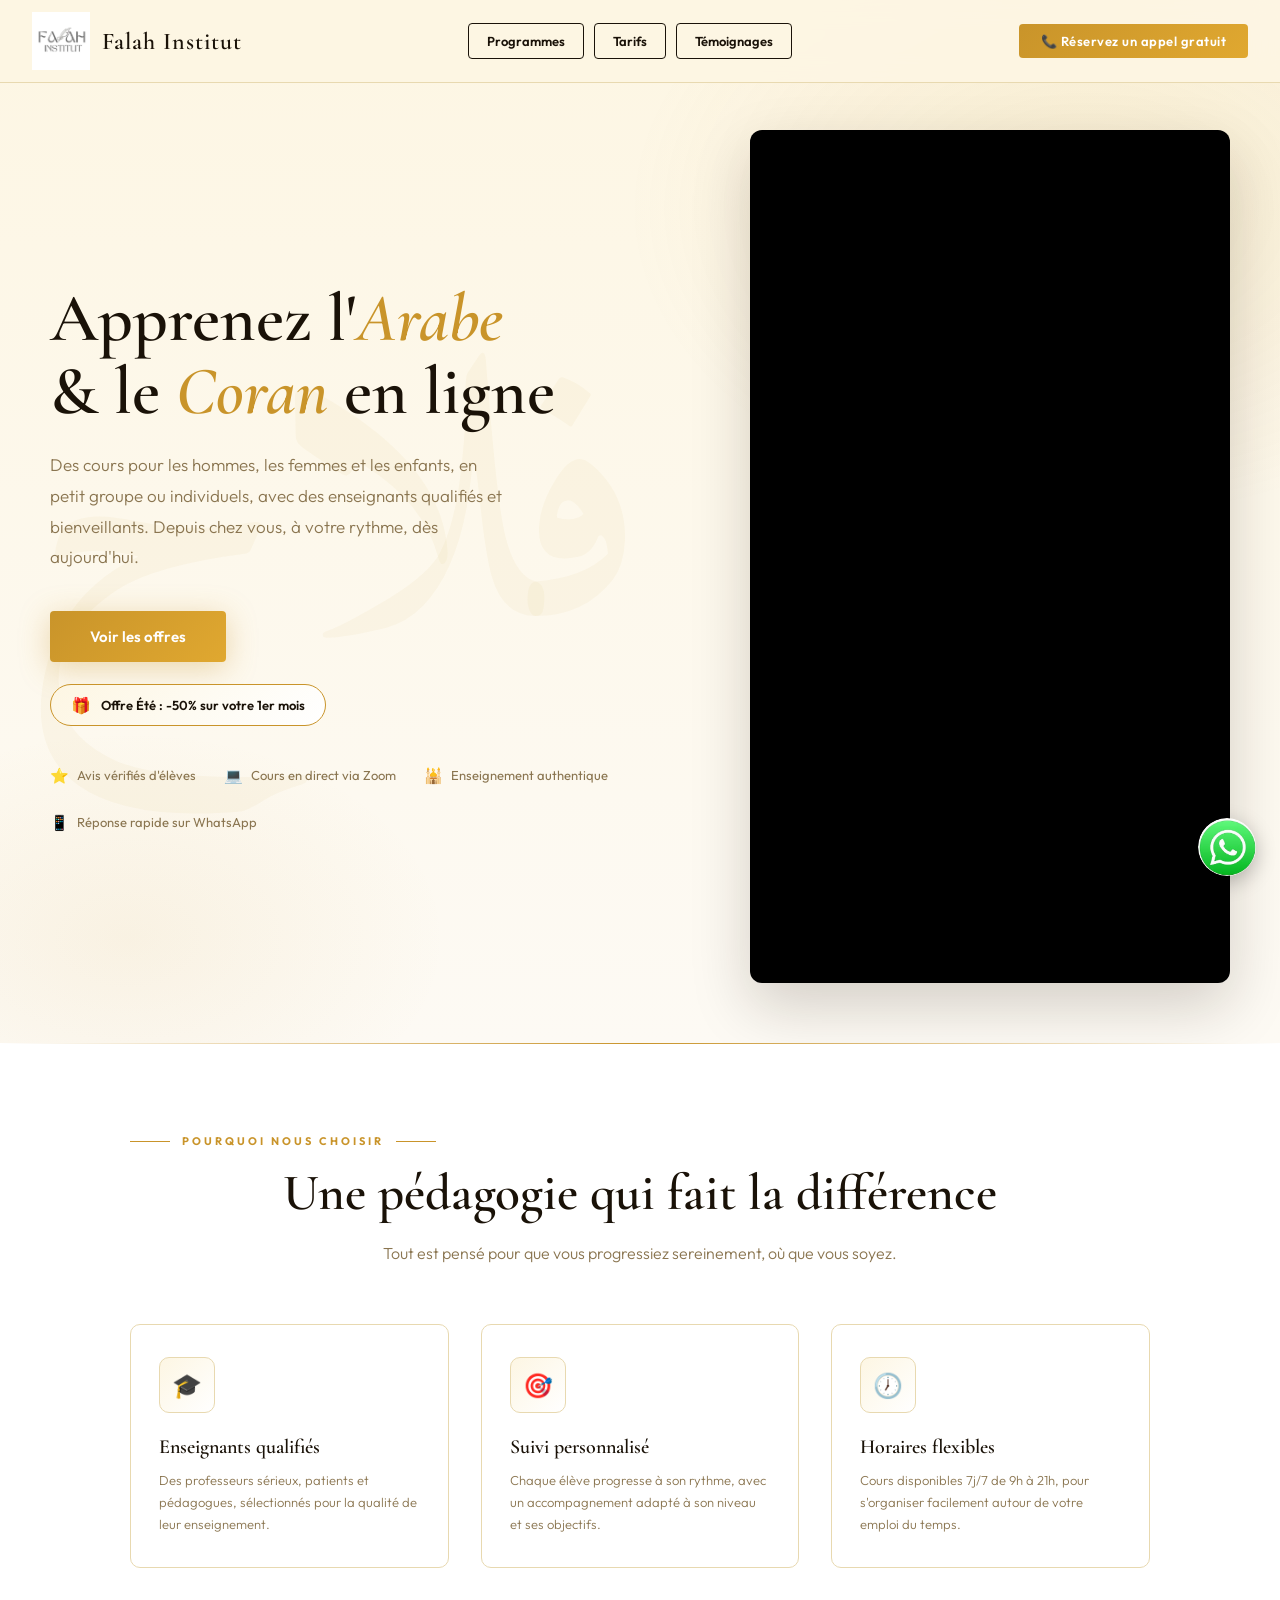
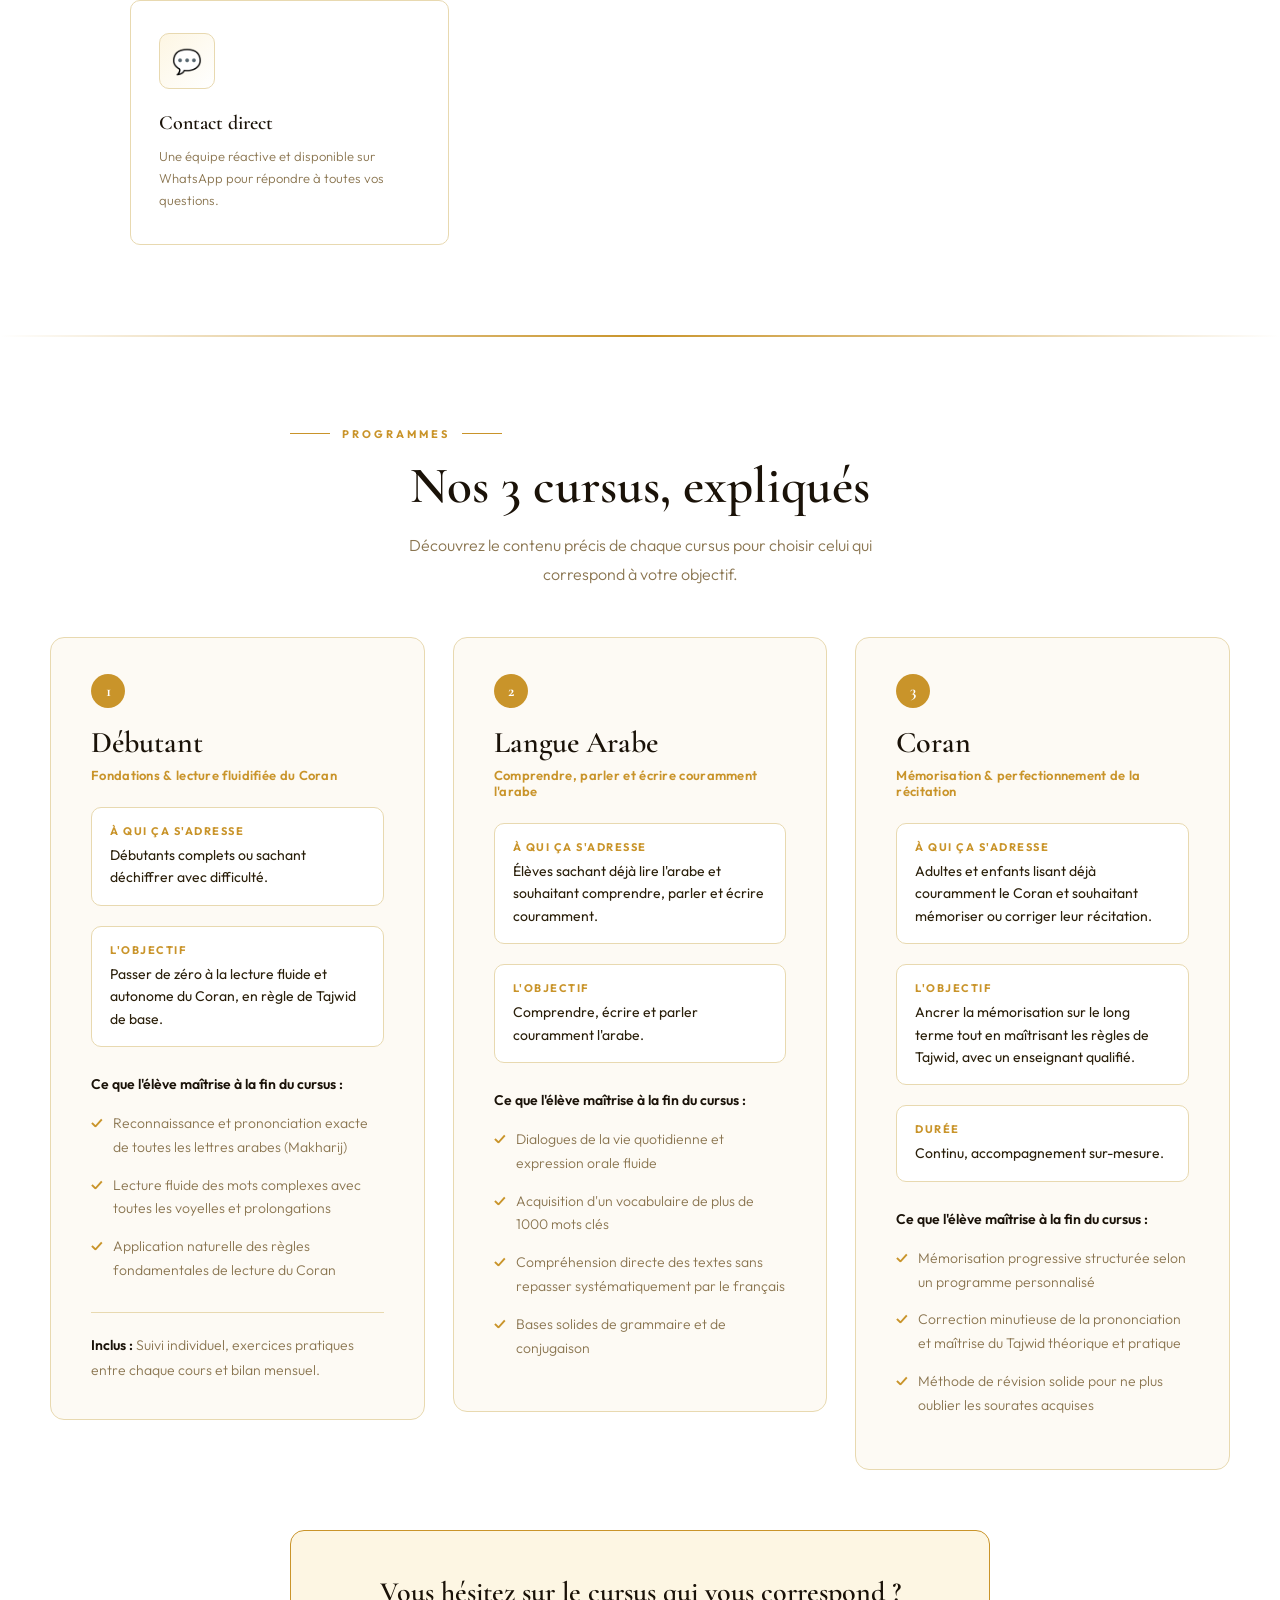
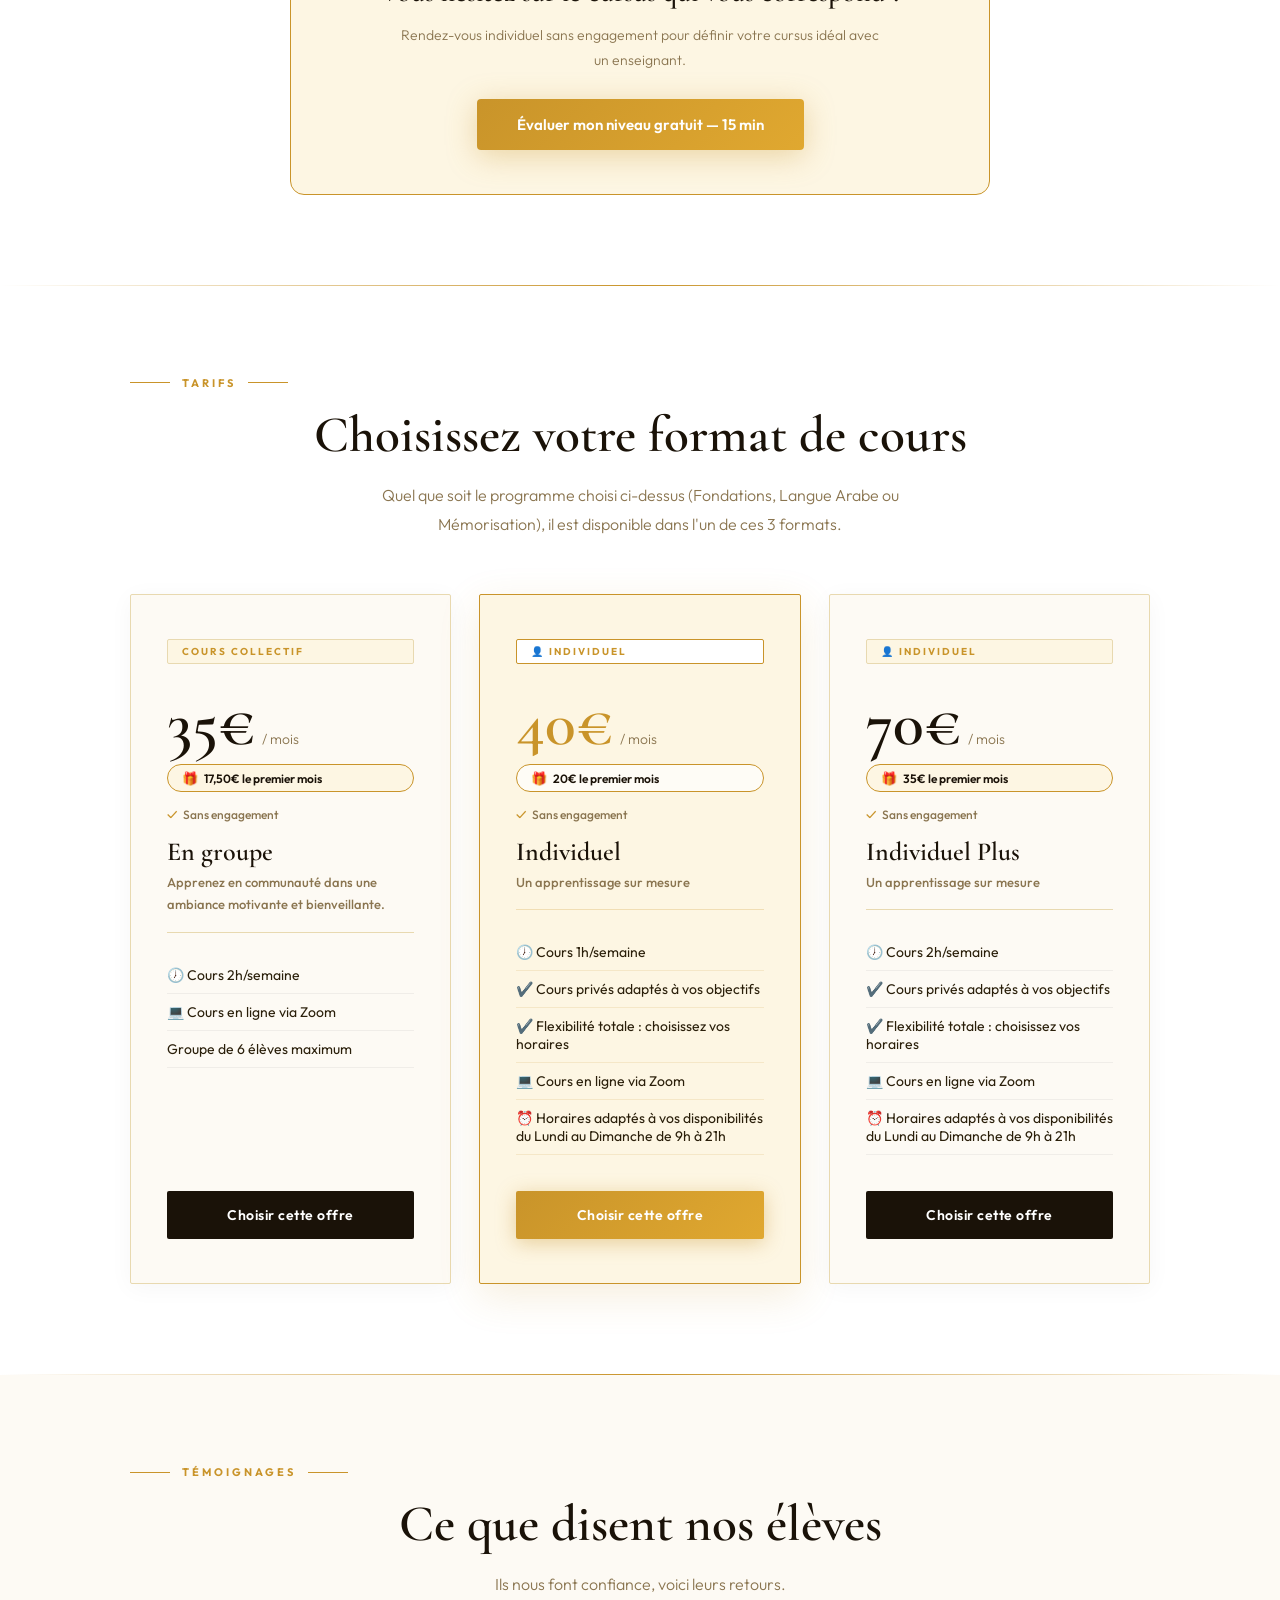
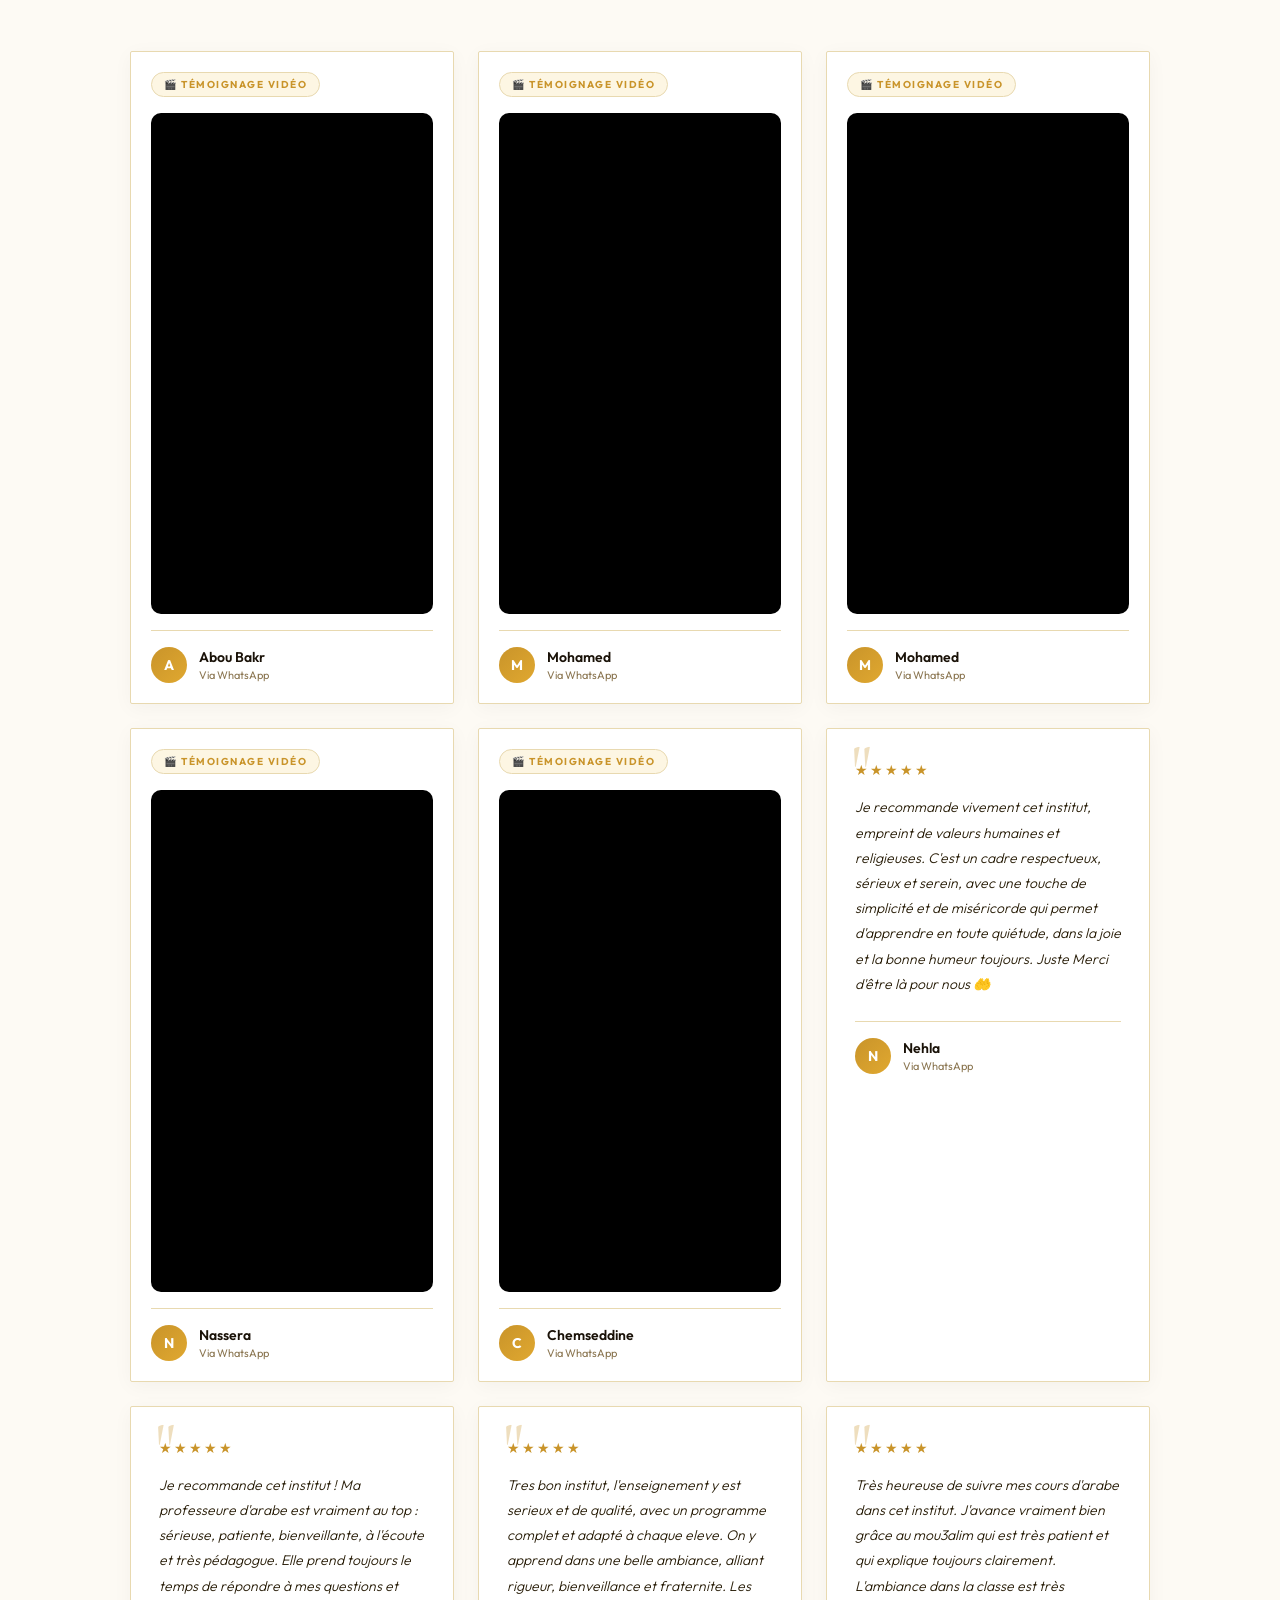
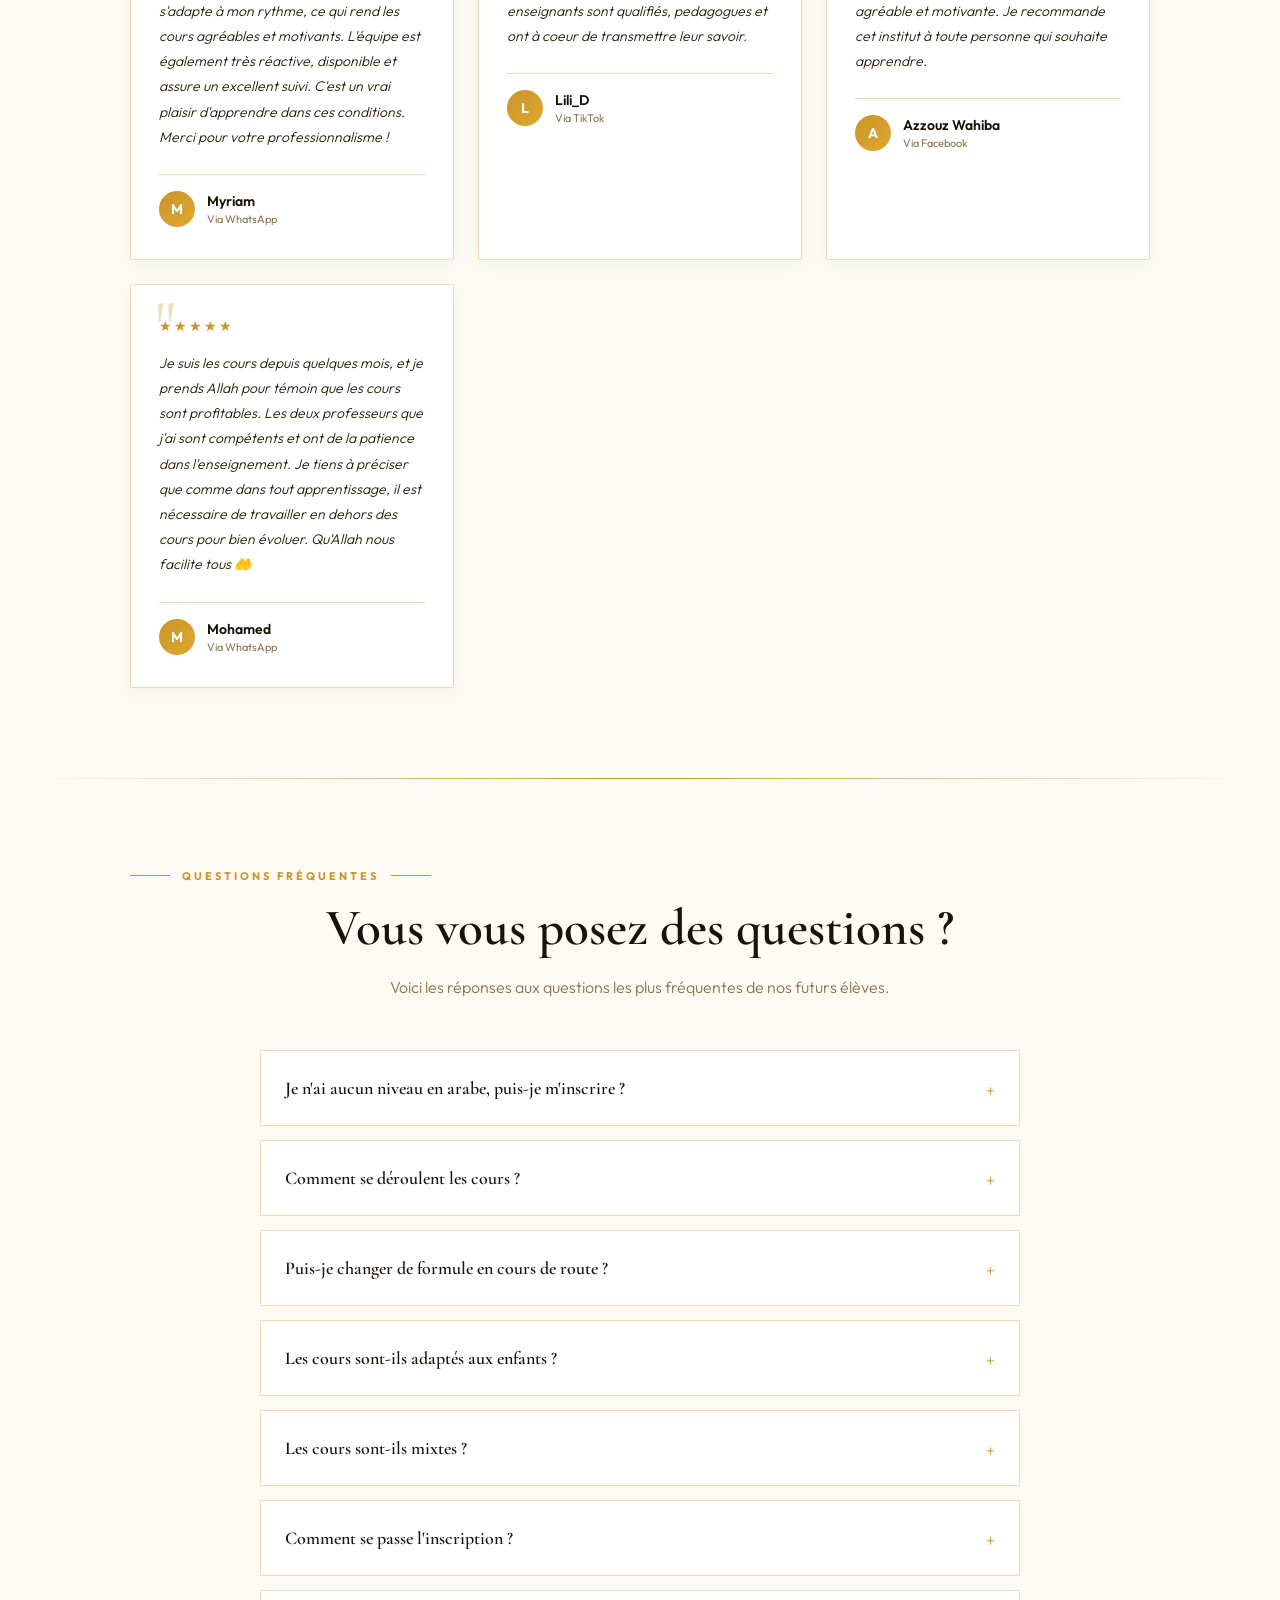
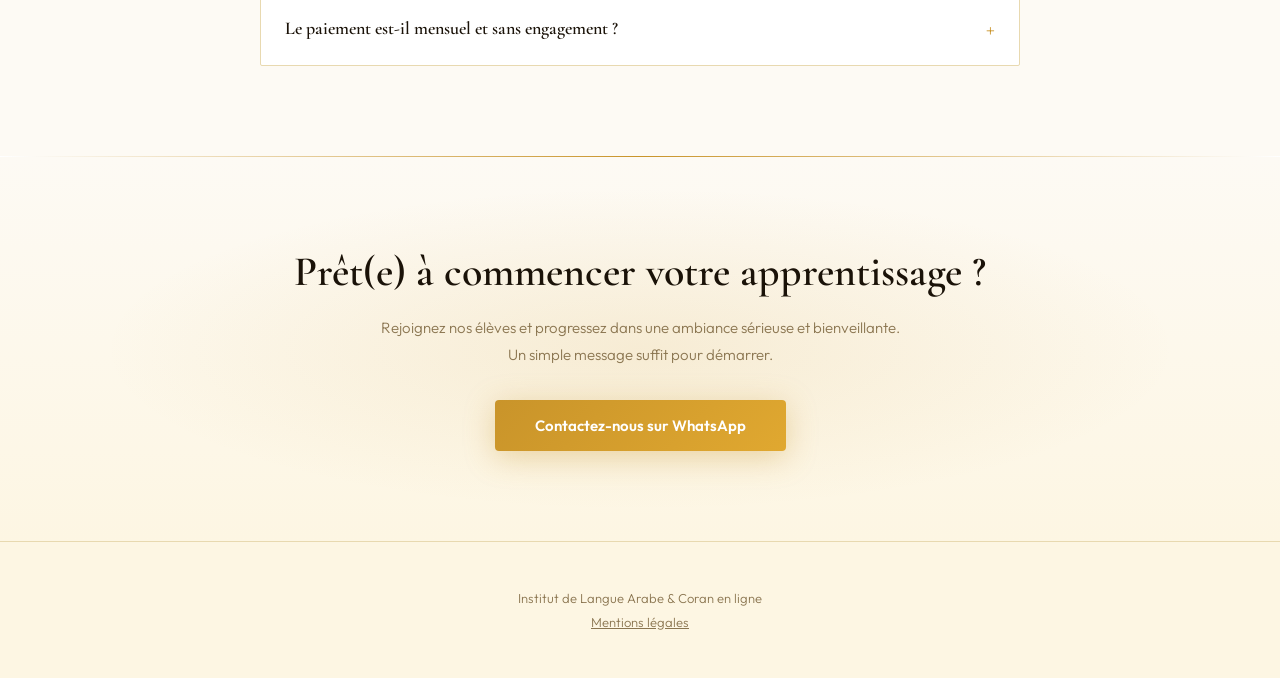
<file: arabe.html>
<!DOCTYPE html>
<html lang="fr">
<head>
<meta charset="UTF-8">
<meta name="viewport" content="width=device-width, initial-scale=1.0">
<title>Falah Institut — Redirection</title>
<meta http-equiv="refresh" content="0; url=index.html#cursus2">
<link rel="canonical" href="https://falahinstitut.com/">
<meta name="robots" content="noindex">
<link rel="icon" type="image/png" sizes="32x32" href="favicon-32.png">
<style>
  body { font-family: Arial, sans-serif; background: #fdf6e3; color: #1a1208; display: flex; align-items: center; justify-content: center; min-height: 100vh; margin: 0; text-align: center; padding: 24px; }
  a { color: #c9942a; }
</style>
<script>window.location.href = "index.html#cursus2";</script>
</head>
<body>
  <p>Cette page a été déplacée. Redirection en cours vers <a href="index.html#cursus2">notre page Cursus</a>…</p>
</body>
</html>
</file>
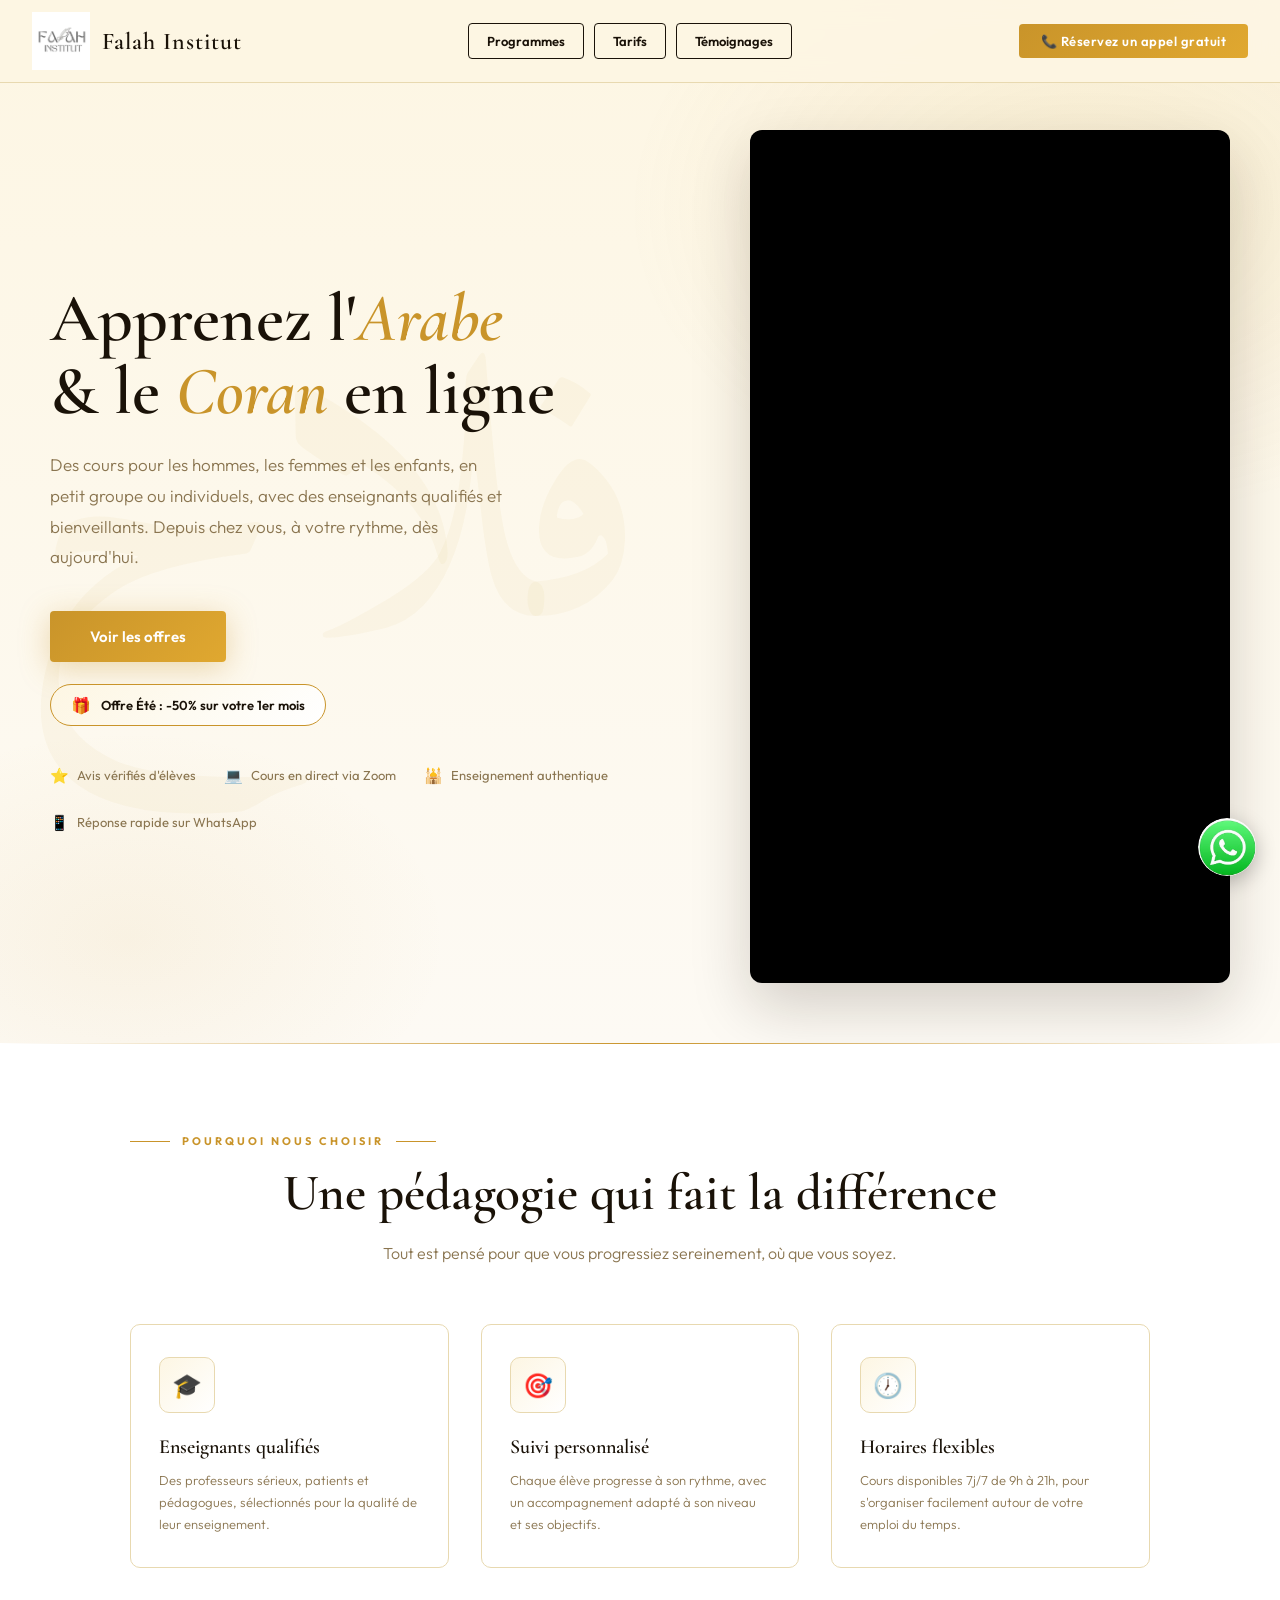
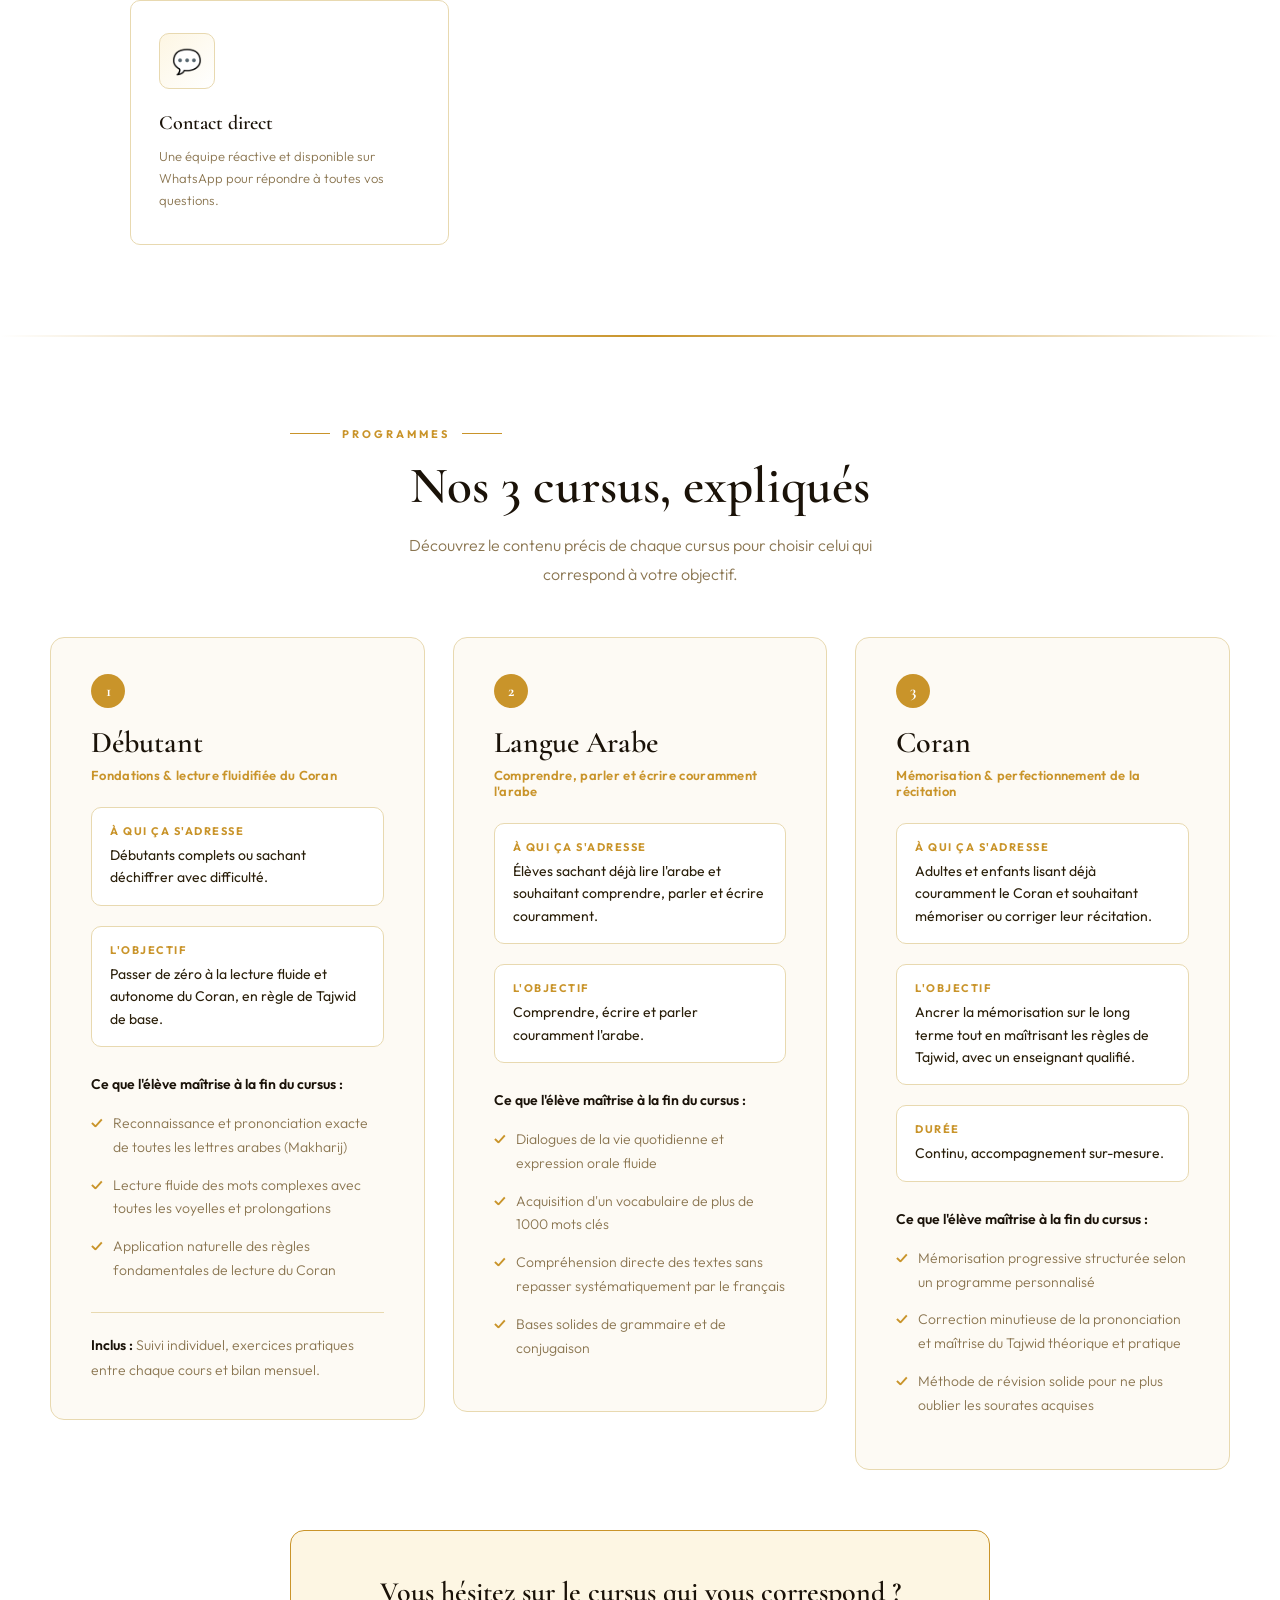
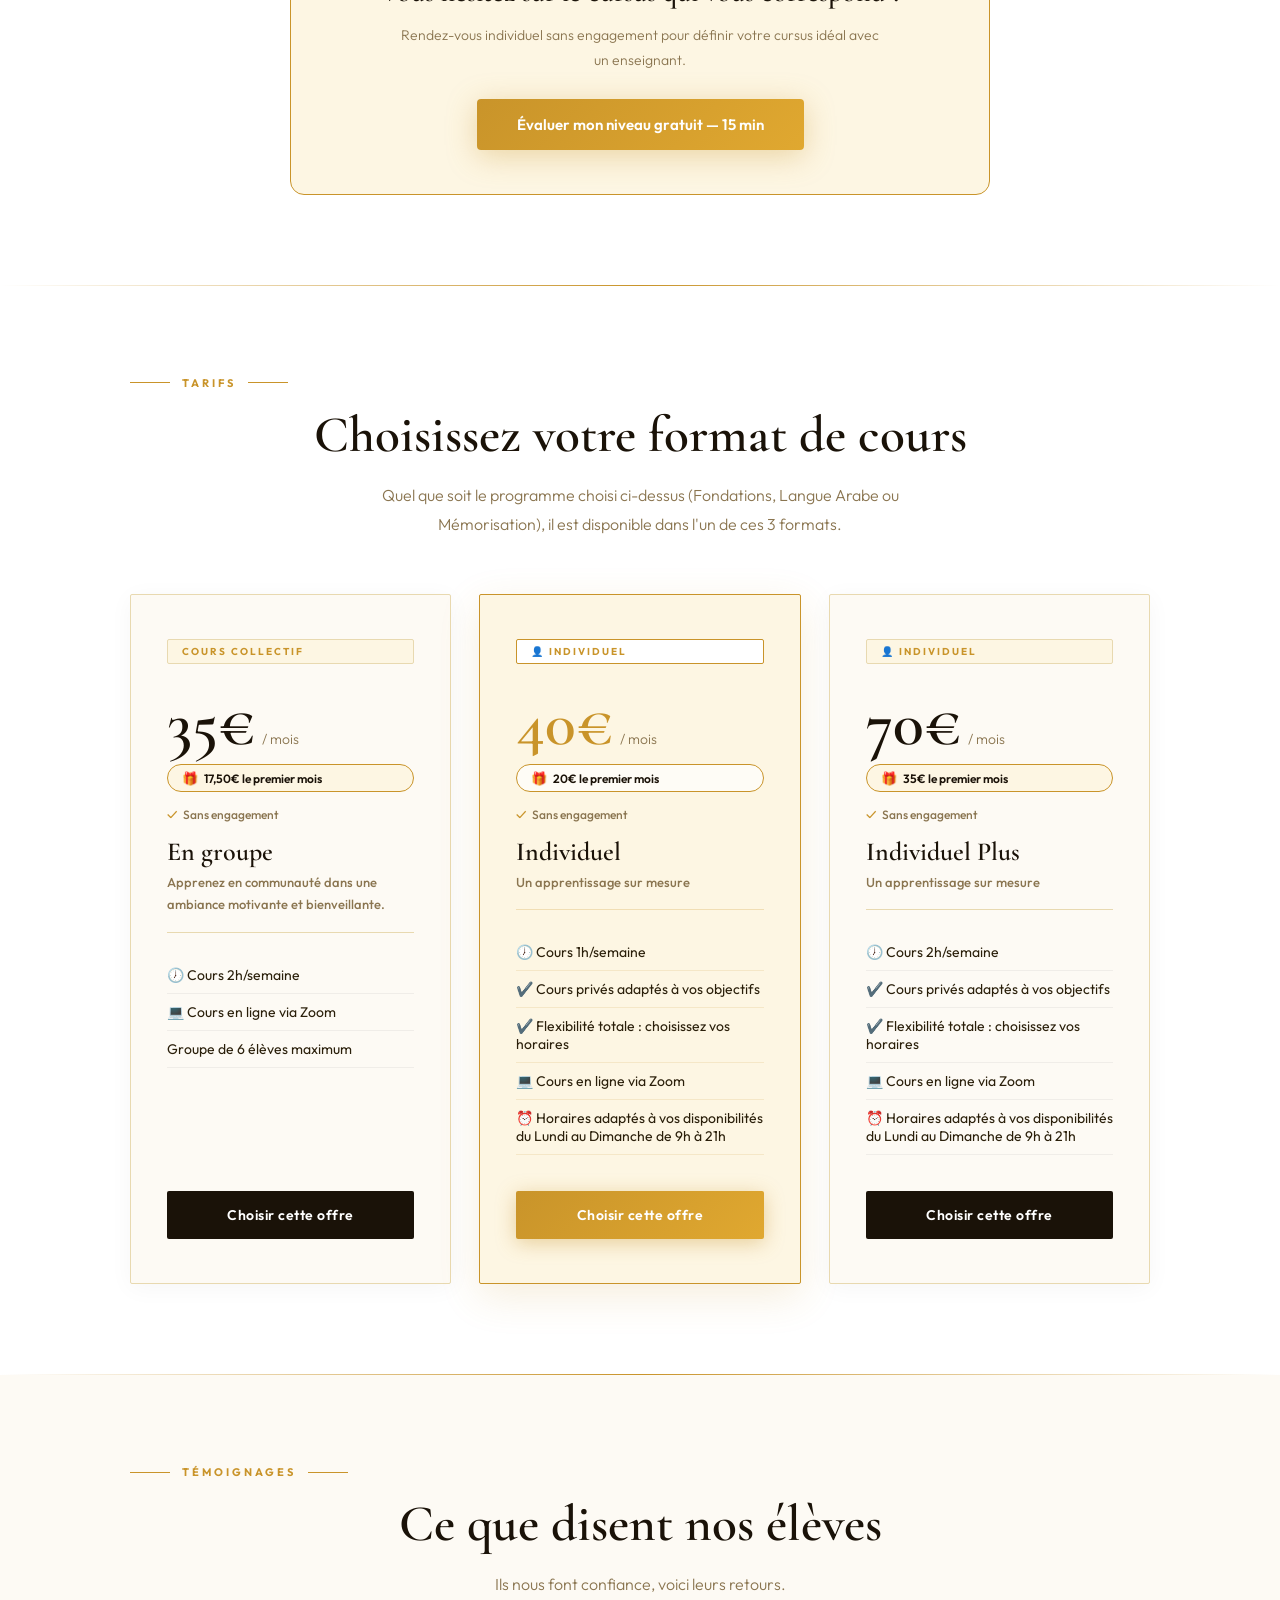
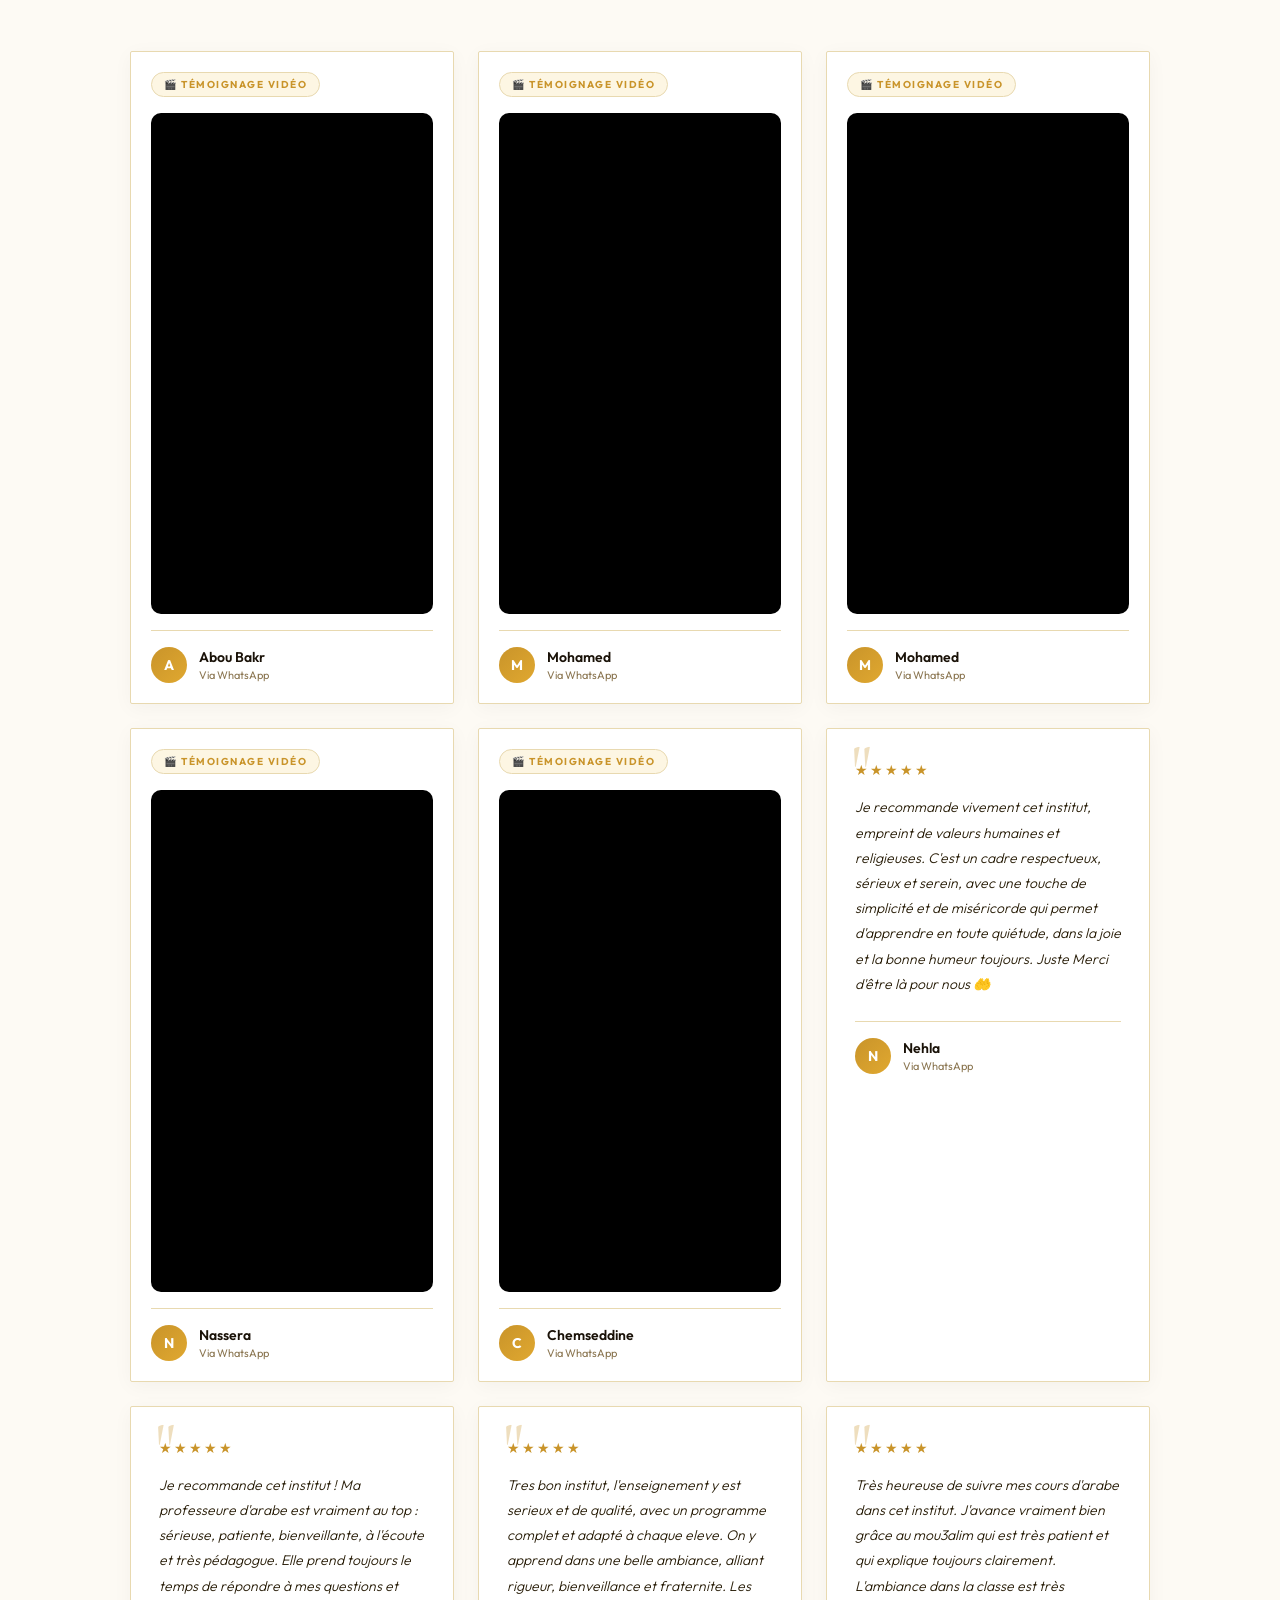
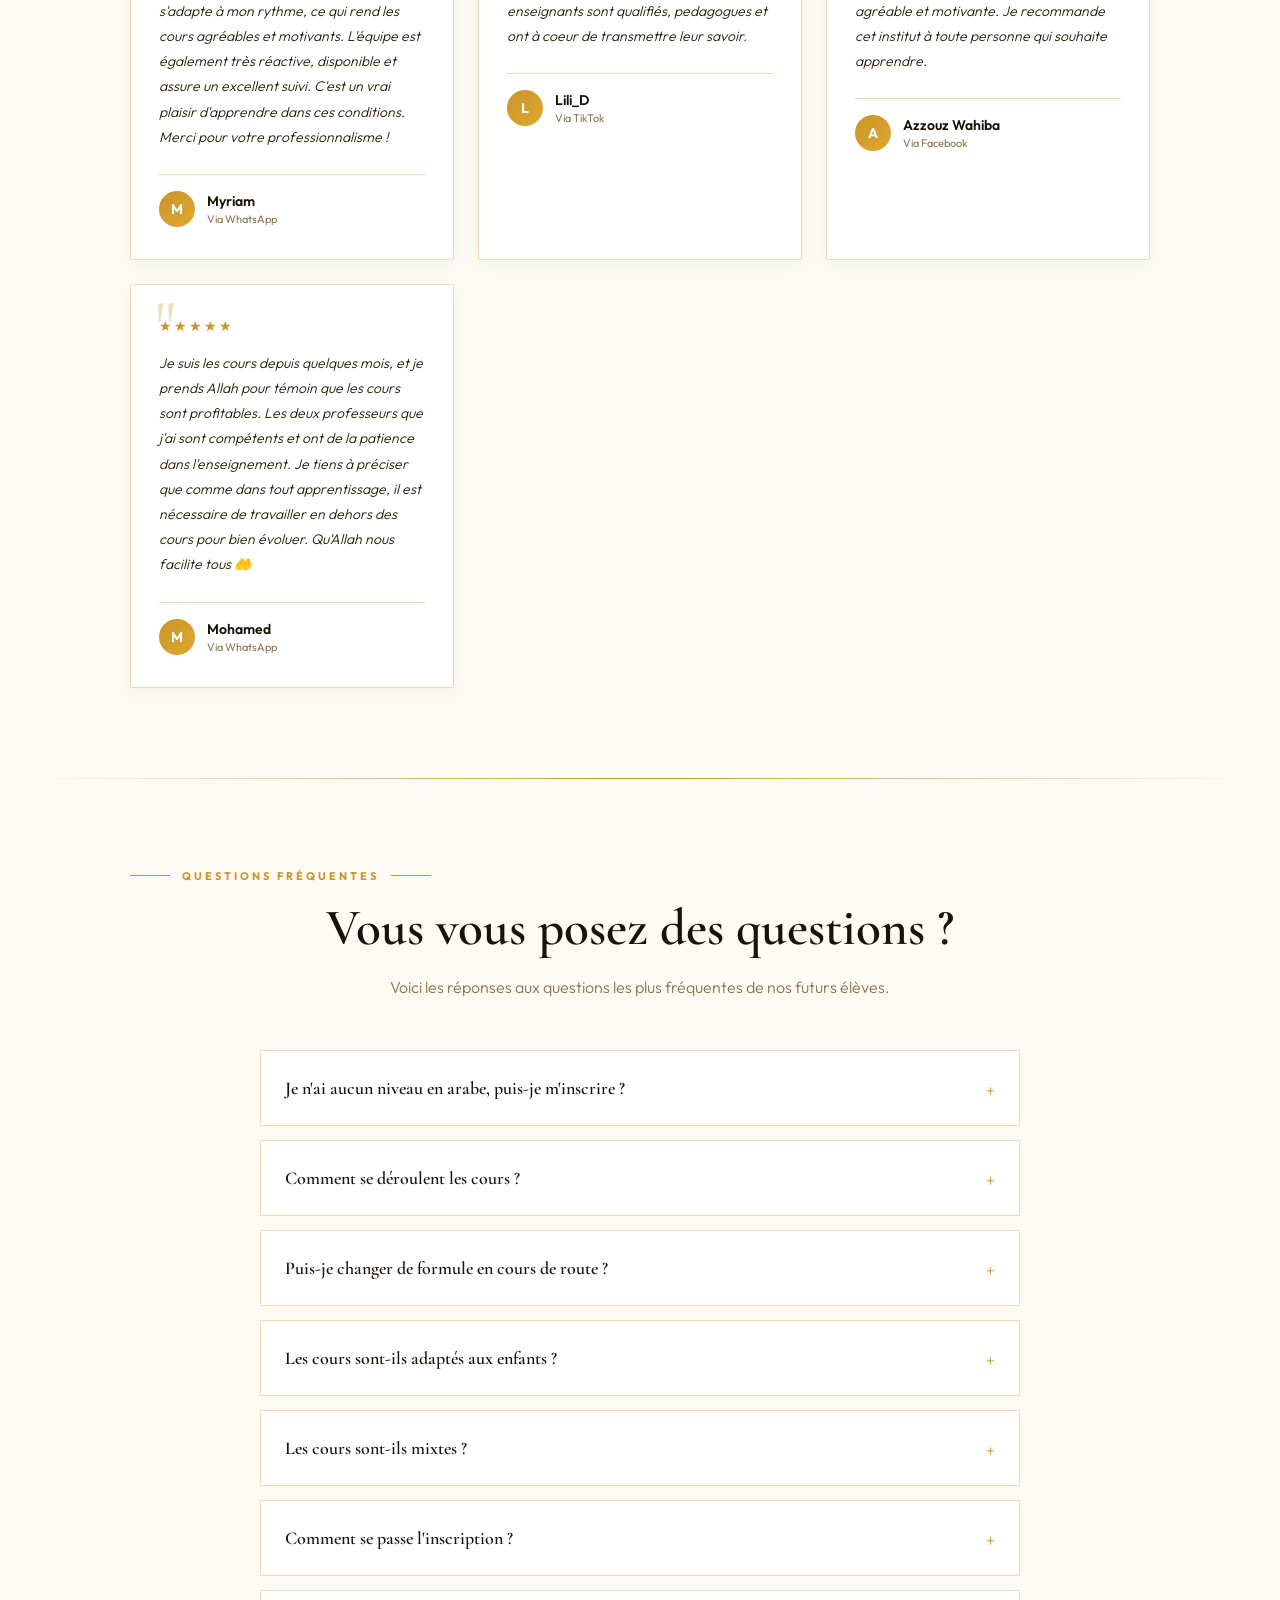
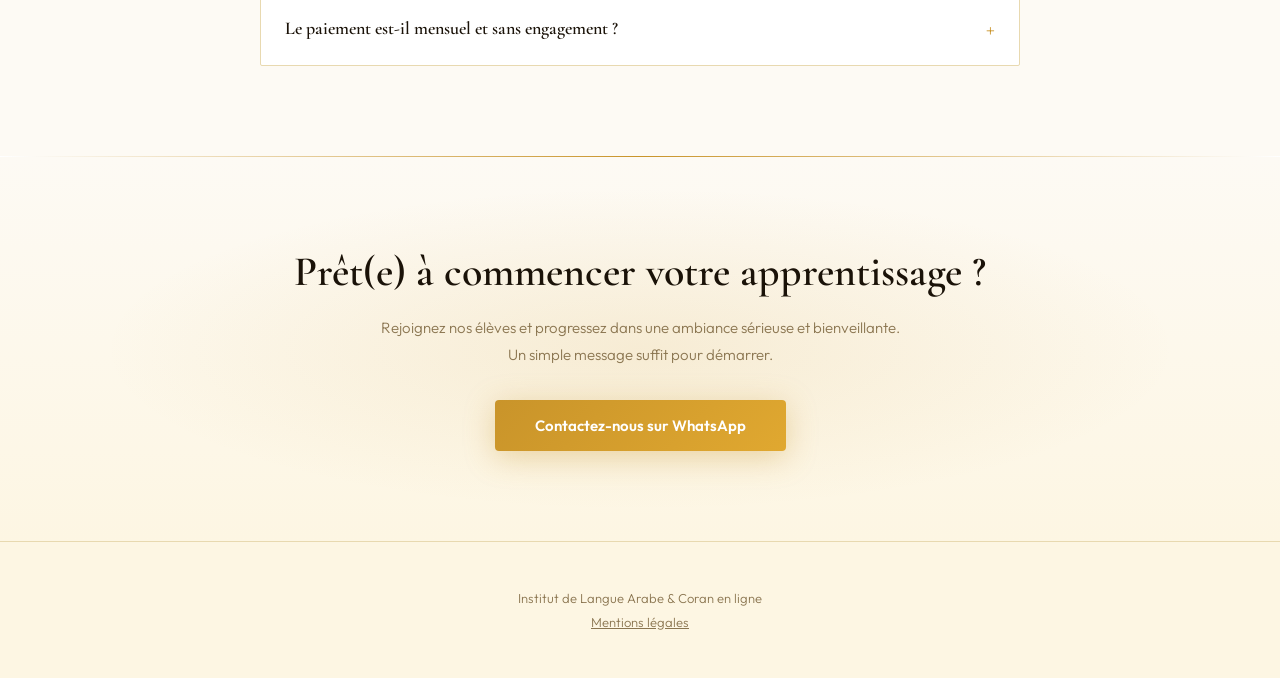
<file: coran.html>
<!DOCTYPE html>
<html lang="fr">
<head>
<meta charset="UTF-8">
<meta name="viewport" content="width=device-width, initial-scale=1.0">
<title>Falah Institut — Redirection</title>
<meta http-equiv="refresh" content="0; url=index.html">
<link rel="canonical" href="https://falahinstitut.com/">
<meta name="robots" content="noindex">
<link rel="icon" type="image/png" sizes="32x32" href="favicon-32.png">
<style>
  body { font-family: Arial, sans-serif; background: #fdf6e3; color: #1a1208; display: flex; align-items: center; justify-content: center; min-height: 100vh; margin: 0; text-align: center; padding: 24px; }
  a { color: #c9942a; }
</style>
<script>window.location.href = "index.html";</script>
</head>
<body>
  <p>Cette page a été déplacée. Redirection en cours vers <a href="index.html">nos cursus (Coran)</a>…</p>
</body>
</html>
</file>
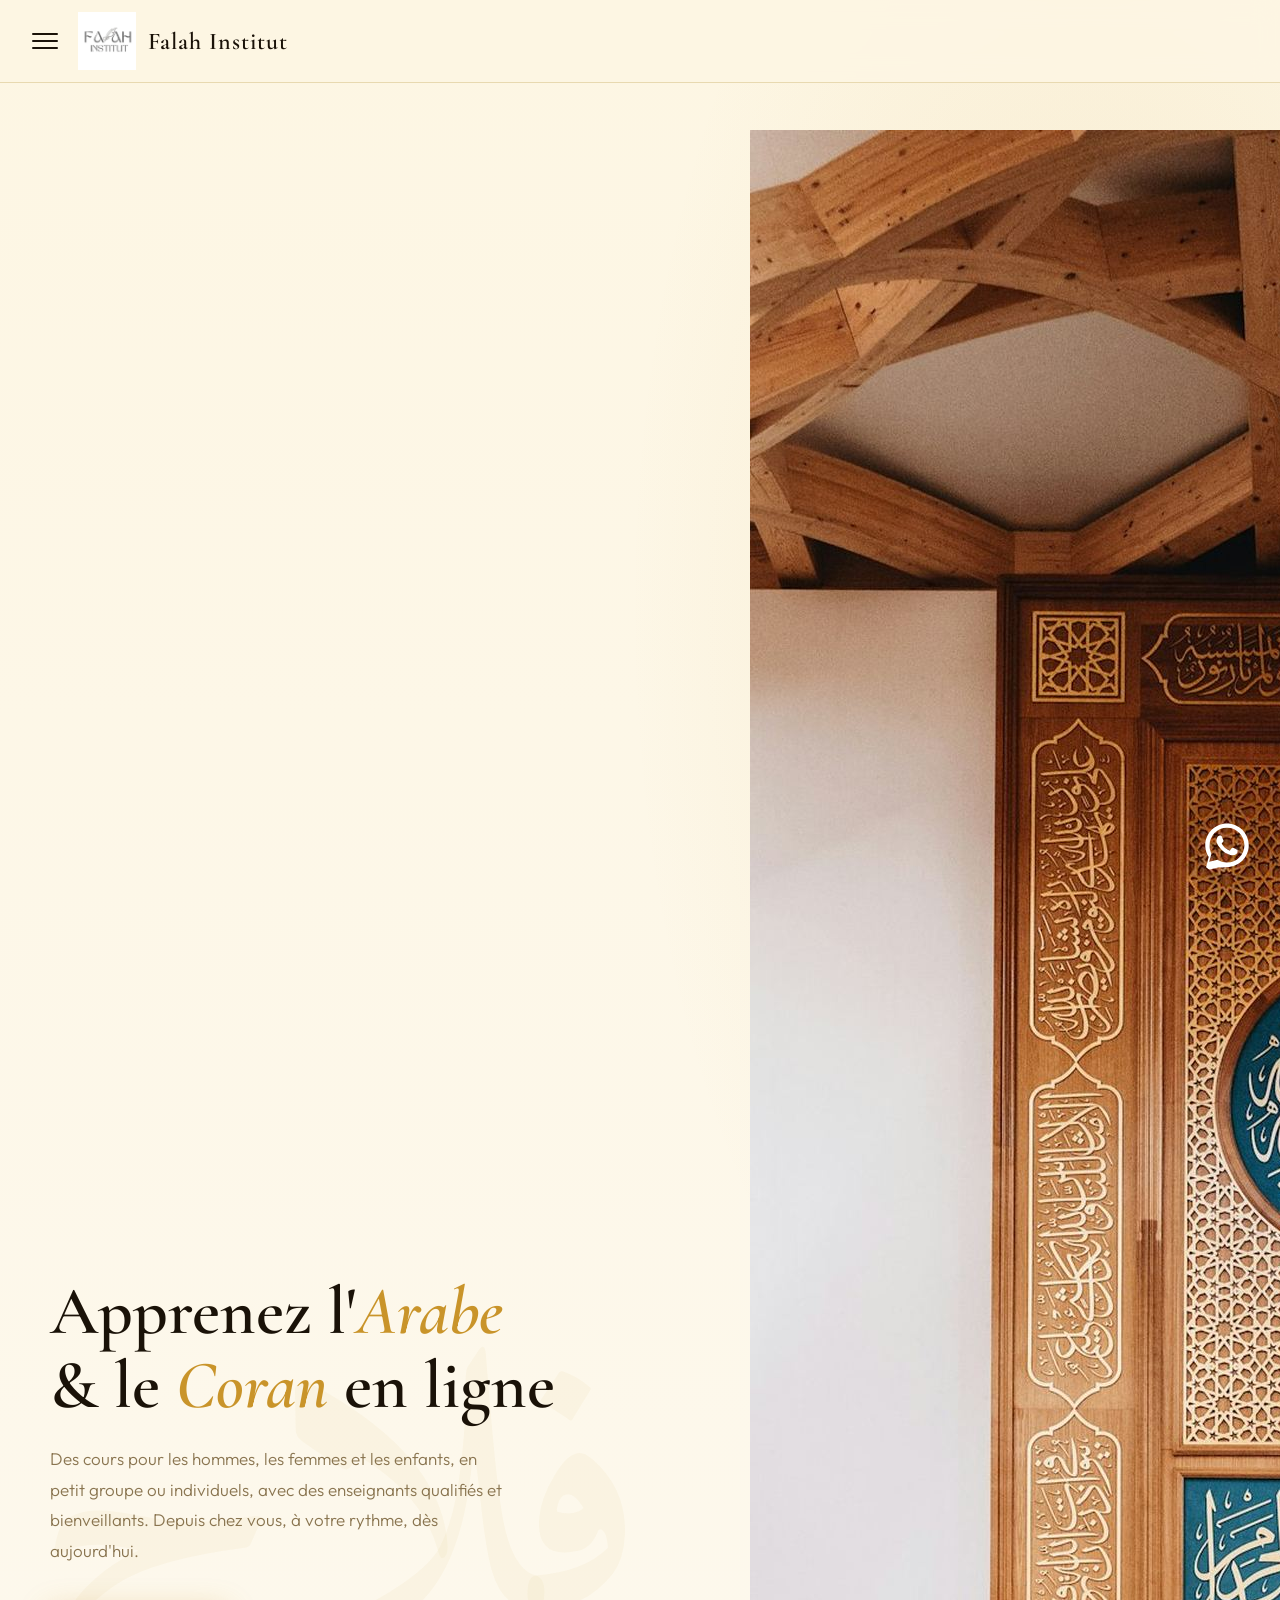
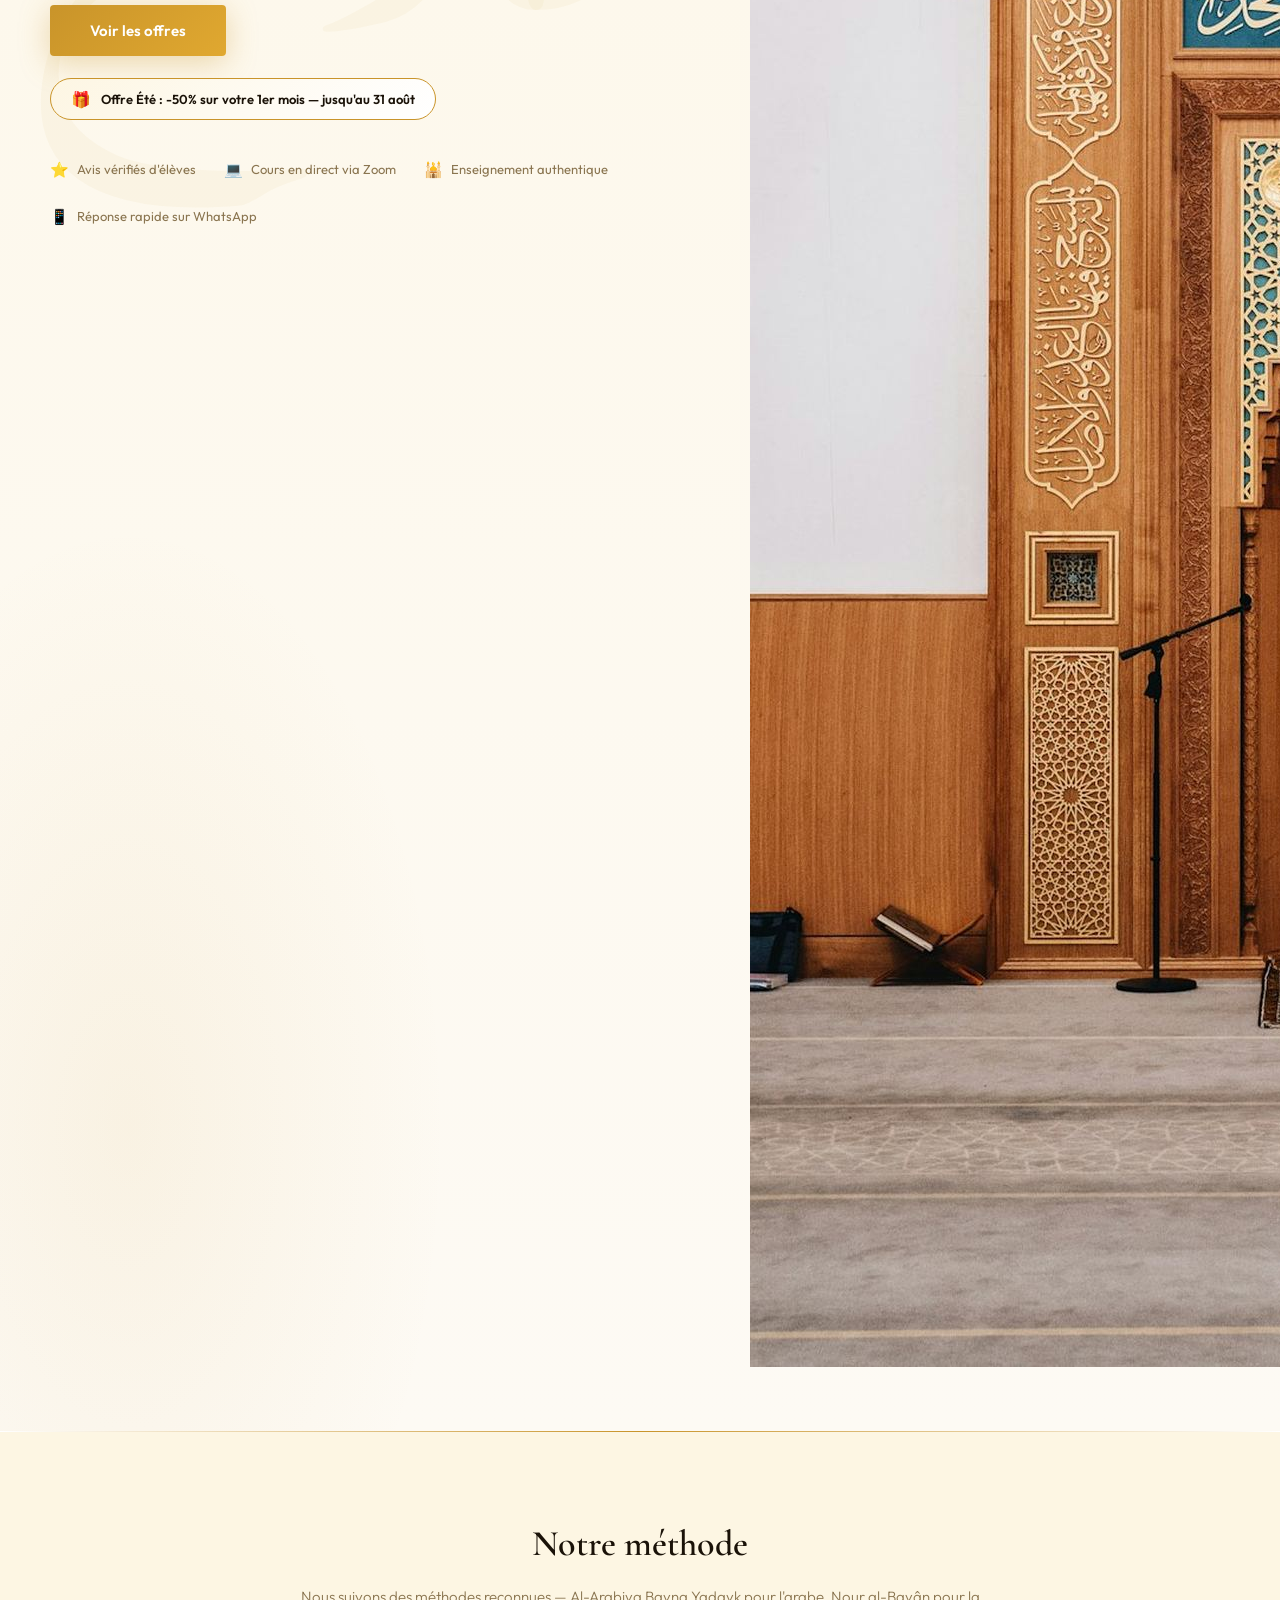
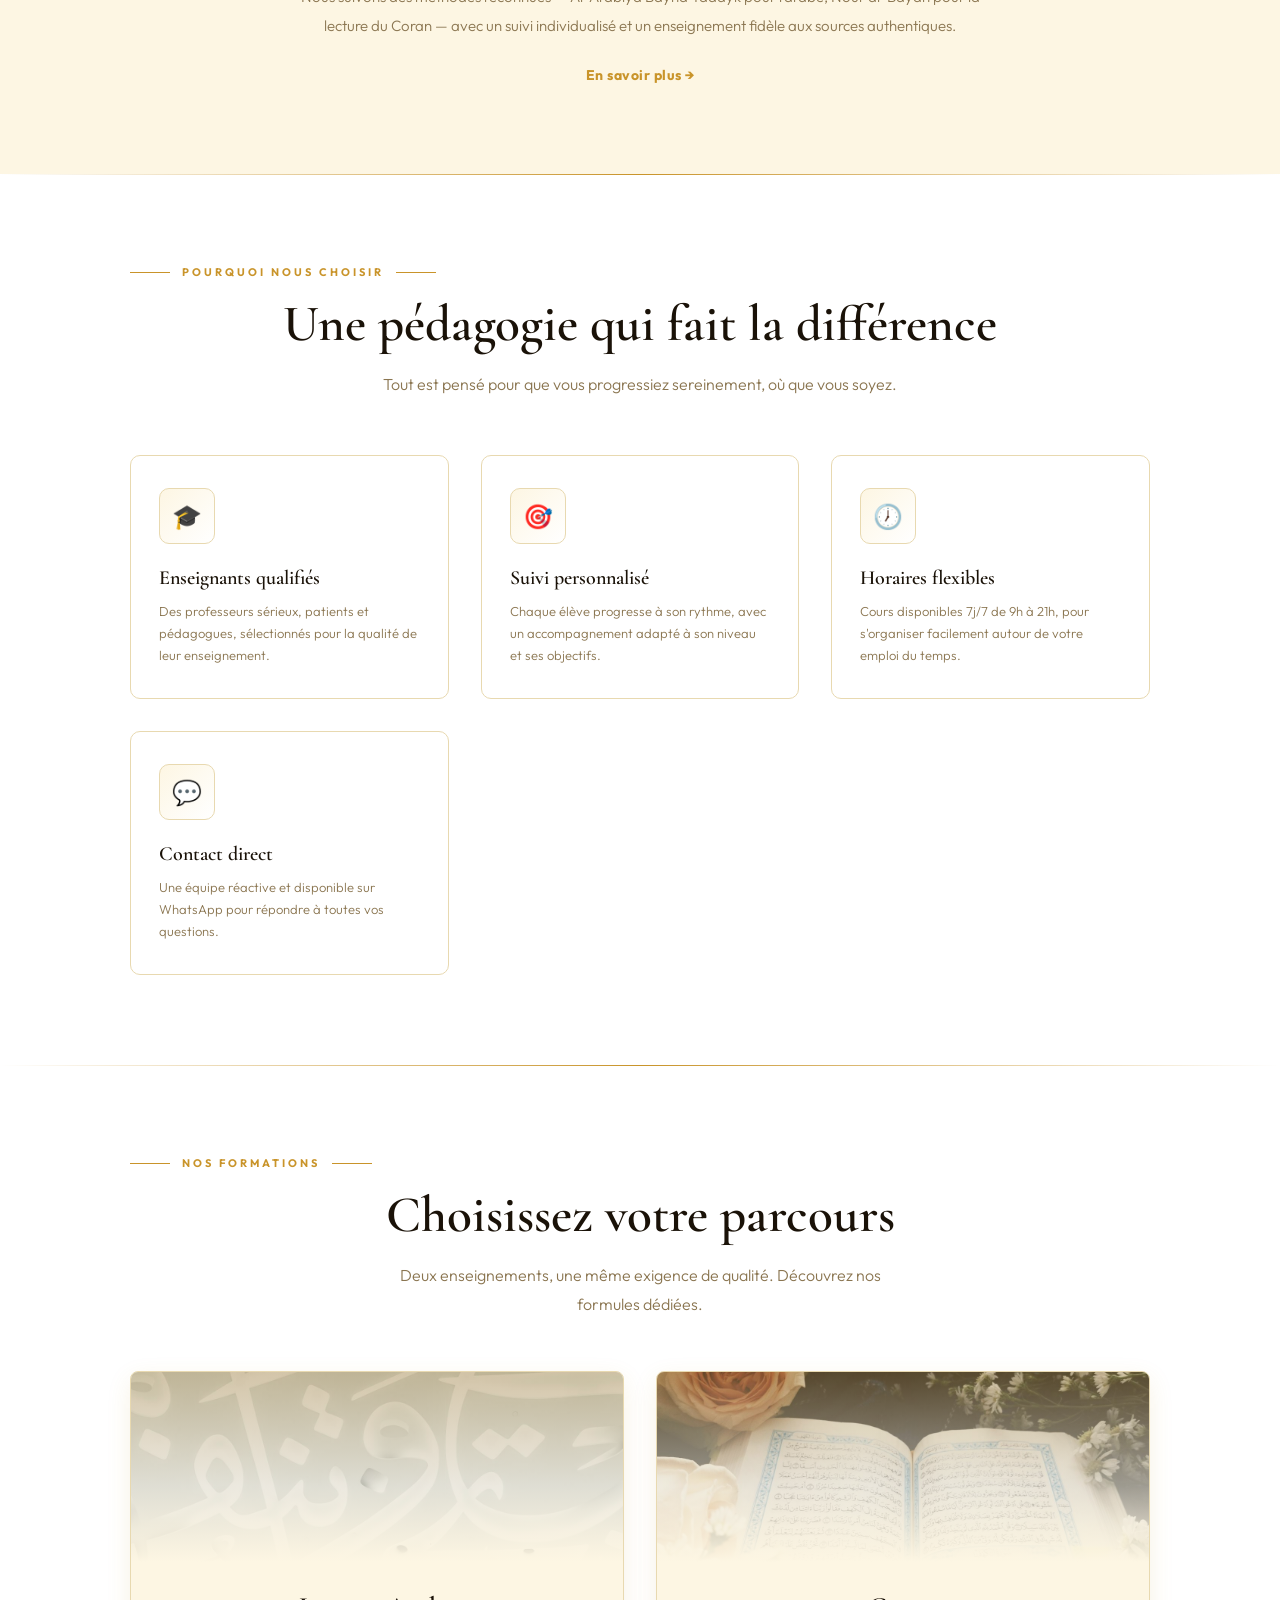
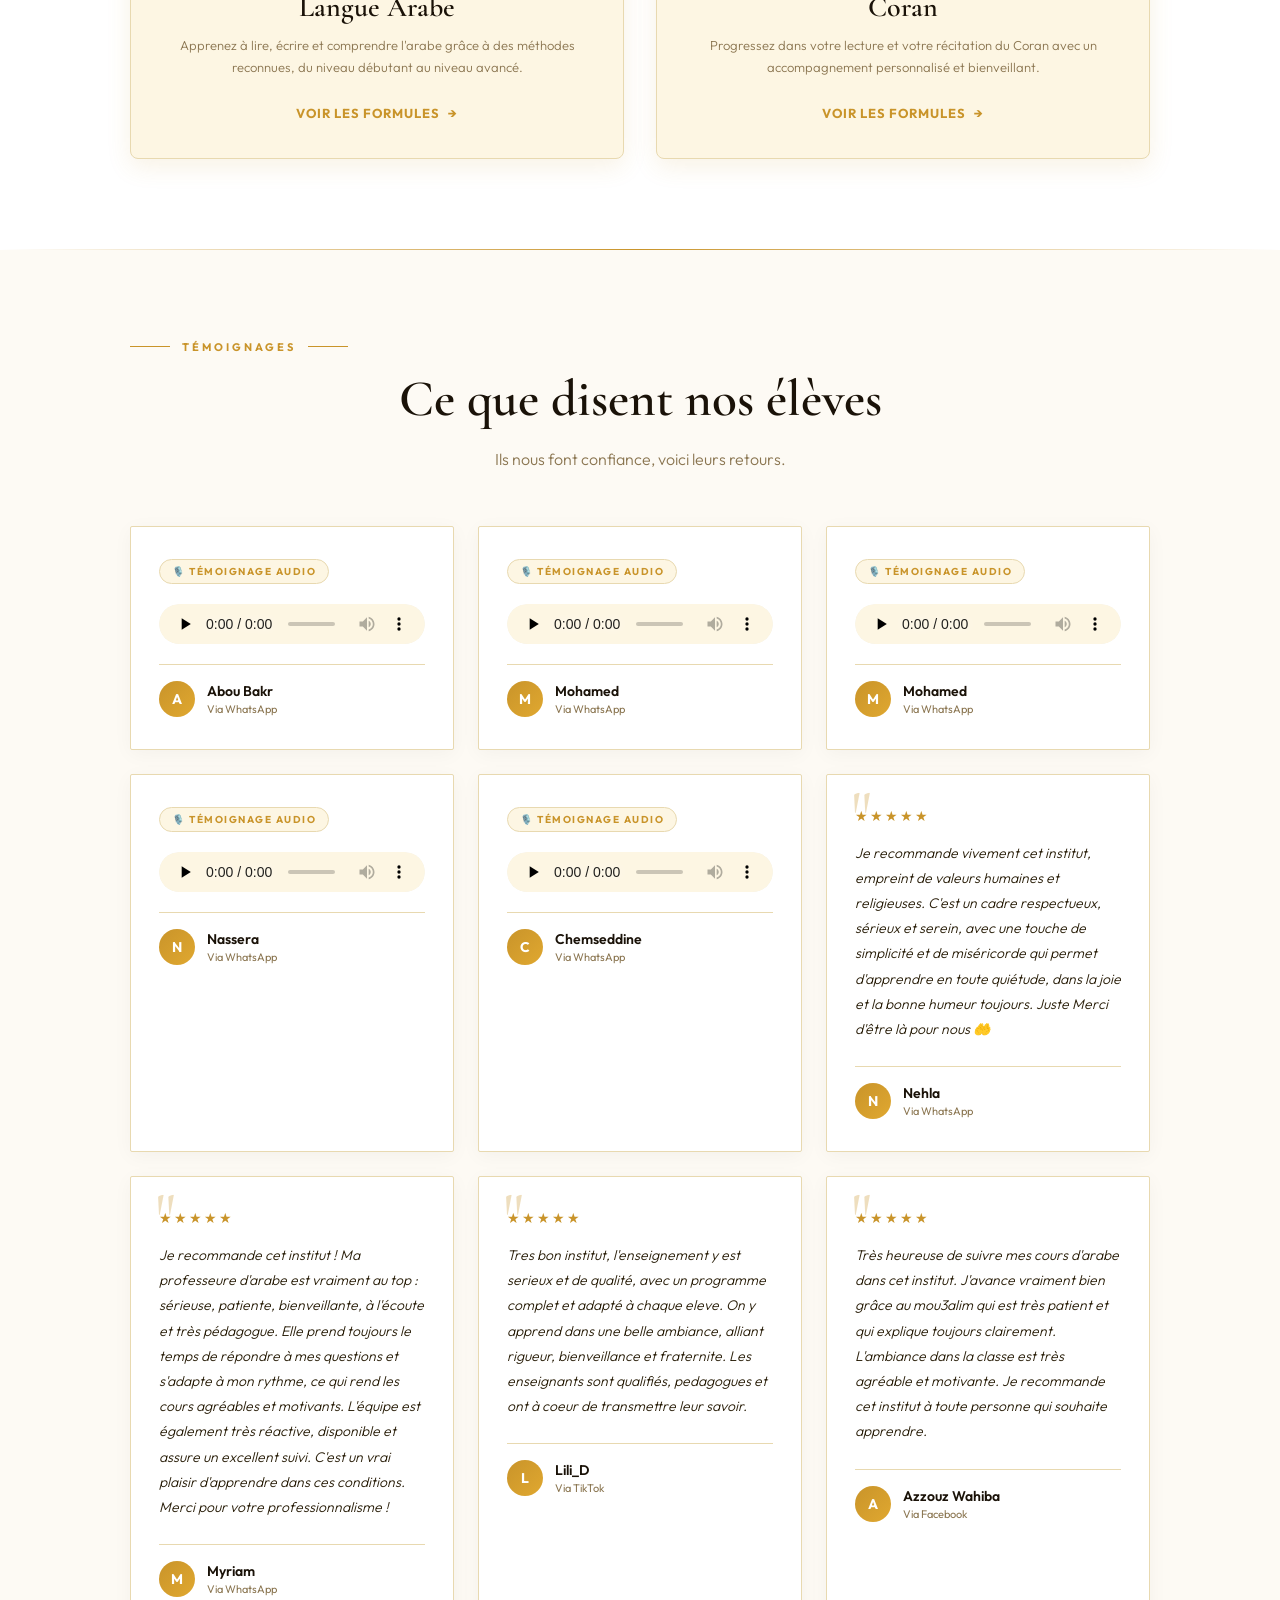
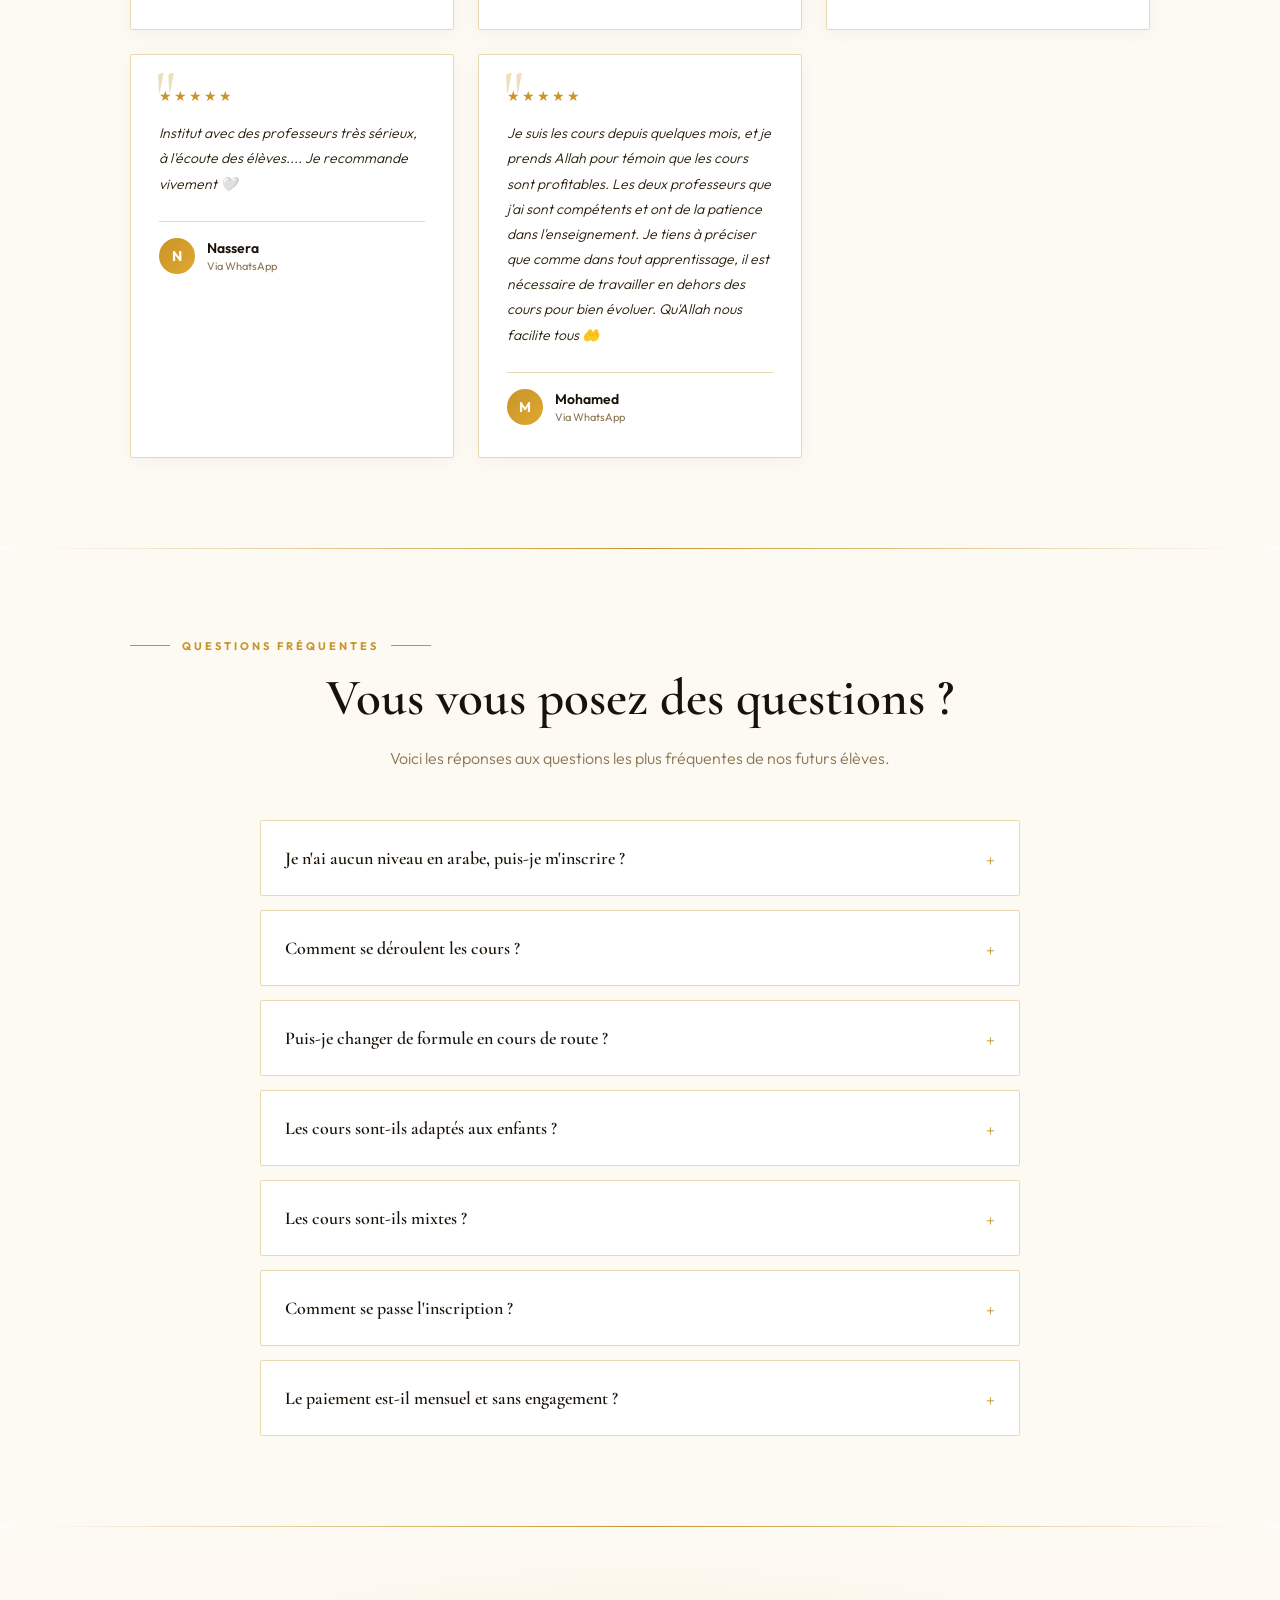
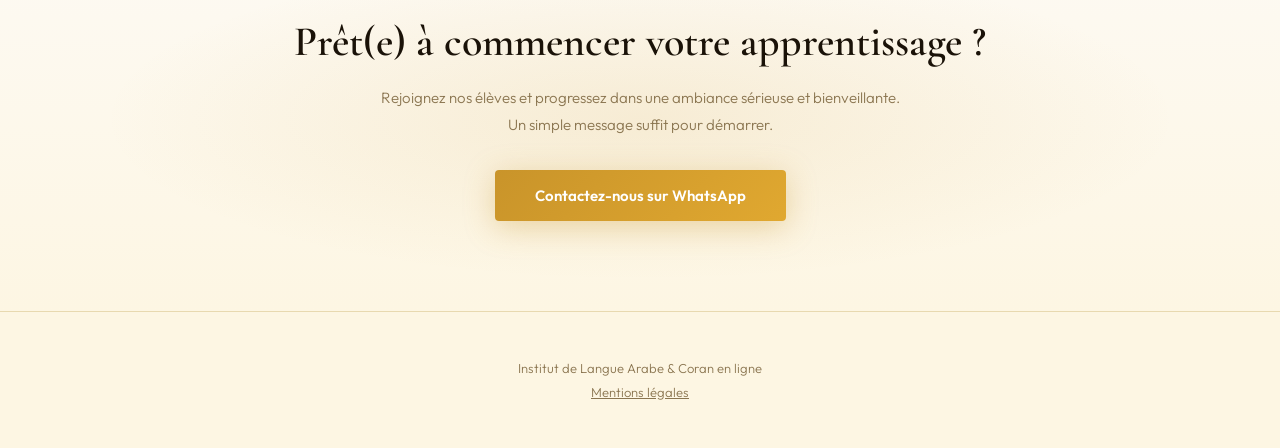
<file: index_1.html>
<!DOCTYPE html>
<html lang="fr">
<head>
<meta charset="UTF-8">
<meta name="viewport" content="width=device-width, initial-scale=1.0">
<title>Falah Institut — Cours d'Arabe et de Coran en Ligne | Hommes, Femmes, Enfants</title>
<meta name="description" content="Apprenez l'arabe et le Coran en ligne avec Falah Institut. Cours en direct via Zoom pour hommes, femmes et enfants, avec des enseignants qualifiés. Méthodes reconnues, suivi personnalisé.">
<meta name="google-site-verification" content="5K8KCXsPNiOXg6FcAoNU2ZX_Attoy7lM3DH7DhUNpo0" />
<link rel="icon" type="image/png" sizes="32x32" href="favicon-32.png">
<link rel="icon" type="image/png" sizes="16x16" href="favicon-16.png">
<link rel="apple-touch-icon" sizes="180x180" href="favicon-180.png">
<meta property="og:title" content="Falah Institut — 🎁 -50% sur votre 1er mois">
<meta property="og:description" content="🎁 Offre Été : -50% sur votre 1er mois, jusqu'au 31 août. Cours en ligne d'arabe et de Coran pour hommes, femmes et enfants, via Zoom.">
<meta property="og:image" content="https://falahinstitut.github.io/og-image.jpg">
<meta property="og:image:width" content="1200">
<meta property="og:image:height" content="630">
<meta property="og:type" content="website">
<meta property="og:url" content="https://falahinstitut.github.io/">
<meta name="twitter:card" content="summary_large_image">
<meta name="twitter:title" content="Falah Institut — Arabe & Coran en ligne">
<meta name="twitter:description" content="Cours en ligne d'arabe et de Coran pour hommes, femmes et enfants.">
<meta name="twitter:image" content="https://falahinstitut.github.io/og-image.jpg">
<link rel="preconnect" href="https://fonts.googleapis.com">
<link rel="preconnect" href="https://fonts.gstatic.com" crossorigin>
<link href="https://fonts.googleapis.com/css2?family=Amiri:ital,wght@0,400;0,700;1,400&family=Cormorant+Garamond:wght@300;400;500;600;700&family=Outfit:wght@300;400;500;600;700&display=swap" rel="stylesheet">
<link rel="stylesheet" href="style.css">
<script type="application/ld+json">
{
  "@context": "https://schema.org",
  "@type": "EducationalOrganization",
  "name": "Falah Institut",
  "url": "https://falahinstitut.github.io/",
  "logo": "https://falahinstitut.github.io/logo.png",
  "image": "https://falahinstitut.github.io/og-image.jpg",
  "description": "Institut en ligne d'apprentissage de la langue arabe et du Coran, pour hommes, femmes et enfants. Cours collectifs et individuels via Zoom.",
  "sameAs": [],
  "contactPoint": {
    "@type": "ContactPoint",
    "telephone": "+33651969750",
    "contactType": "customer service",
    "areaServed": "FR",
    "availableLanguage": ["French", "Arabic"]
  },
  "hasOfferCatalog": {
    "@type": "OfferCatalog",
    "name": "Formations Falah Institut",
    "itemListElement": [
      { "@type": "Offer", "itemOffered": { "@type": "Course", "name": "Cours de Langue Arabe" } },
      { "@type": "Offer", "itemOffered": { "@type": "Course", "name": "Cours de Coran" } }
    ]
  }
}
</script>
</head>
<body>

<!-- NAV -->
<nav>
  <div class="nav-left">
    <button class="menu-toggle" id="menuToggle" aria-label="Ouvrir le menu">
      <span></span><span></span><span></span>
    </button>
    <div class="nav-logo">
    <img src="logo.png" alt="Falah Institut">
    <span class="nav-logo-text">Falah Institut</span>
  </div>
  </div>
</nav>

<!-- MOBILE MENU OVERLAY -->
<div class="mobile-menu" id="mobileMenu">
  <div class="mobile-menu-links">
      <a href="index.html" class="active">Accueil</a>
      <a href="arabe.html">Cours d'Arabe</a>
      <a href="coran.html">Cours de Coran</a>
      <a href="methode.html">Notre Méthode</a>
      <a href="#avis">Avis</a>
      <a href="https://api.whatsapp.com/send?phone=33651969750&text=Salam%20alaykoum%2C%20je%20souhaite%20avoir%20plus%20d%27informations%20sur%20vos%20cours." target="_blank" rel="noopener">Contact</a>
  </div>
</div>


<!-- HERO -->
<section class="hero">
  <div class="arabic-watermark">فلاح</div>
  <div class="hero-inner">
    <div class="hero-content">
    <div class="hero-logo-wrap" style="display:none">
      <img src="logo.png" alt="Falah Institut">
    </div>
    <h1>Apprenez l'<em>Arabe</em><br>& le <em>Coran</em> en ligne</h1>
    <p class="hero-sub">Des cours pour les hommes, les femmes et les enfants, en petit groupe ou individuels, avec des enseignants qualifiés et bienveillants. Depuis chez vous, à votre rythme, dès aujourd'hui.</p>
    <div class="hero-cta">
      <a href="#offres" class="btn-gold">Voir les offres</a>
    </div>
    <div class="promo-banner"><span class="emoji">🎁</span> Offre Été : -50% sur votre 1er mois — jusqu'au 31 août</div>
    <div class="hero-trust">
      <div class="hero-trust-item"><span class="ico">⭐</span> Avis vérifiés d'élèves</div>
      <div class="hero-trust-item"><span class="ico">💻</span> Cours en direct via Zoom</div>
      <div class="hero-trust-item"><span class="ico">🕌</span> Enseignement authentique</div>
      <div class="hero-trust-item"><span class="ico">📱</span> Réponse rapide sur WhatsApp</div>
    </div>
    </div>
    <div class="hero-visual">
      <div class="hero-image-frame">
        <img src="mosquee.jpg" alt="Intérieur de mosquée">
      </div>
    </div>
  </div>
</section>

<div class="divider"></div>

<!-- METHODE TEASER -->
<section class="methode-teaser">
  <div class="container methode-teaser-inner fade-in">
    <h2>Notre méthode</h2>
    <p>Nous suivons des méthodes reconnues — Al-Arabiya Bayna Yadayk pour l'arabe, Nour al-Bayân pour la lecture du Coran — avec un suivi individualisé et un enseignement fidèle aux sources authentiques.</p>
    <a href="methode.html" class="methode-link">En savoir plus →</a>
  </div>
</section>

<div class="divider"></div>

<!-- FEATURES -->
<section class="features">
  <div class="container">
    <div class="features-intro fade-in">
      <div class="section-label"><span>Pourquoi nous choisir</span></div>
      <h2 class="section-title">Une pédagogie qui fait la différence</h2>
      <p class="section-sub">Tout est pensé pour que vous progressiez sereinement, où que vous soyez.</p>
    </div>
    <div class="features-grid fade-in">
      <div class="feature-card">
        <div class="feature-icon">🎓</div>
        <div class="feature-title">Enseignants qualifiés</div>
        <div class="feature-desc">Des professeurs sérieux, patients et pédagogues, sélectionnés pour la qualité de leur enseignement.</div>
      </div>
      <div class="feature-card">
        <div class="feature-icon">🎯</div>
        <div class="feature-title">Suivi personnalisé</div>
        <div class="feature-desc">Chaque élève progresse à son rythme, avec un accompagnement adapté à son niveau et ses objectifs.</div>
      </div>
      <div class="feature-card">
        <div class="feature-icon">🕖</div>
        <div class="feature-title">Horaires flexibles</div>
        <div class="feature-desc">Cours disponibles 7j/7 de 9h à 21h, pour s'organiser facilement autour de votre emploi du temps.</div>
      </div>
      <div class="feature-card">
        <div class="feature-icon">💬</div>
        <div class="feature-title">Contact direct</div>
        <div class="feature-desc">Une équipe réactive et disponible sur WhatsApp pour répondre à toutes vos questions.</div>
      </div>
    </div>
  </div>
</section>

<div class="divider"></div>

<!-- TRACKS (choix Arabe / Coran) -->
<section class="tracks" id="offres">
  <div class="container">
    <div class="tracks-intro fade-in">
      <div class="section-label"><span>Nos formations</span></div>
      <h2 class="section-title">Choisissez votre parcours</h2>
      <p class="section-sub">Deux enseignements, une même exigence de qualité. Découvrez nos formules dédiées.</p>
    </div>
    <div class="tracks-grid fade-in">
      <a href="arabe.html" class="track-card">
        <div class="track-image" style="background-image:url('calligraphie.jpg');"></div>
        <div class="track-body">
          <div class="track-title">Langue Arabe</div>
          <div class="track-desc">Apprenez à lire, écrire et comprendre l'arabe grâce à des méthodes reconnues, du niveau débutant au niveau avancé.</div>
          <div class="track-link">Voir les formules <span class="arrow">→</span></div>
        </div>
      </a>
      <a href="coran.html" class="track-card">
        <div class="track-image" style="background-image:url('coran.jpg');"></div>
        <div class="track-body">
          <div class="track-title">Coran</div>
          <div class="track-desc">Progressez dans votre lecture et votre récitation du Coran avec un accompagnement personnalisé et bienveillant.</div>
          <div class="track-link">Voir les formules <span class="arrow">→</span></div>
        </div>
      </a>
    </div>
  </div>
</section>

<div class="divider"></div>

<!-- AVIS -->
<section class="avis" id="avis">
  <div class="container">
    <div class="avis-intro fade-in">
      <div class="section-label"><span>Témoignages</span></div>
      <h2 class="section-title">Ce que disent nos élèves</h2>
      <p class="section-sub">Ils nous font confiance, voici leurs retours.</p>
    </div>
    <div class="avis-grid fade-in">
      <div class="avis-card audio-card">
        <div class="avis-audio-badge">🎙️ Témoignage audio</div>
        <audio class="avis-audio-player" controls preload="none" src="temoignage-aboubakr.mp3">
          Votre navigateur ne supporte pas la lecture audio.
        </audio>
        <div class="avis-sep"></div>
        <div class="avis-author">
          <div class="avis-avatar">A</div>
          <div><div class="avis-name">Abou Bakr</div><div class="avis-source">Via WhatsApp</div></div>
        </div>
      </div>
      <div class="avis-card audio-card">
        <div class="avis-audio-badge">🎙️ Témoignage audio</div>
        <audio class="avis-audio-player" controls preload="none" src="temoignage-mohamed-arabe.mp3">
          Votre navigateur ne supporte pas la lecture audio.
        </audio>
        <div class="avis-sep"></div>
        <div class="avis-author">
          <div class="avis-avatar">M</div>
          <div><div class="avis-name">Mohamed</div><div class="avis-source">Via WhatsApp</div></div>
        </div>
      </div>
      <div class="avis-card audio-card">
        <div class="avis-audio-badge">🎙️ Témoignage audio</div>
        <audio class="avis-audio-player" controls preload="none" src="temoignage-mohamed-coran.mp3">
          Votre navigateur ne supporte pas la lecture audio.
        </audio>
        <div class="avis-sep"></div>
        <div class="avis-author">
          <div class="avis-avatar">M</div>
          <div><div class="avis-name">Mohamed</div><div class="avis-source">Via WhatsApp</div></div>
        </div>
      </div>
      <div class="avis-card audio-card">
        <div class="avis-audio-badge">🎙️ Témoignage audio</div>
        <audio class="avis-audio-player" controls preload="none" src="temoignage-nassera.mp3">
          Votre navigateur ne supporte pas la lecture audio.
        </audio>
        <div class="avis-sep"></div>
        <div class="avis-author">
          <div class="avis-avatar">N</div>
          <div><div class="avis-name">Nassera</div><div class="avis-source">Via WhatsApp</div></div>
        </div>
      </div>
      <div class="avis-card audio-card">
        <div class="avis-audio-badge">🎙️ Témoignage audio</div>
        <audio class="avis-audio-player" controls preload="none" src="temoignage-chemseddine.mp3">
          Votre navigateur ne supporte pas la lecture audio.
        </audio>
        <div class="avis-sep"></div>
        <div class="avis-author">
          <div class="avis-avatar">C</div>
          <div><div class="avis-name">Chemseddine</div><div class="avis-source">Via WhatsApp</div></div>
        </div>
      </div>
      <div class="avis-card">
        <div class="avis-quote">"</div>
        <div class="avis-stars">★★★★★</div>
        <p class="avis-text">Je recommande vivement cet institut, empreint de valeurs humaines et religieuses. C'est un cadre respectueux, sérieux et serein, avec une touche de simplicité et de miséricorde qui permet d'apprendre en toute quiétude, dans la joie et la bonne humeur toujours. Juste Merci d'être là pour nous 🤲</p>
        <div class="avis-sep"></div>
        <div class="avis-author">
          <div class="avis-avatar">N</div>
          <div><div class="avis-name">Nehla</div><div class="avis-source">Via WhatsApp</div></div>
        </div>
      </div>
      <div class="avis-card">
        <div class="avis-quote">"</div>
        <div class="avis-stars">★★★★★</div>
        <p class="avis-text">Je recommande cet institut ! Ma professeure d'arabe est vraiment au top : sérieuse, patiente, bienveillante, à l'écoute et très pédagogue. Elle prend toujours le temps de répondre à mes questions et s'adapte à mon rythme, ce qui rend les cours agréables et motivants. L'équipe est également très réactive, disponible et assure un excellent suivi. C'est un vrai plaisir d'apprendre dans ces conditions. Merci pour votre professionnalisme !</p>
        <div class="avis-sep"></div>
        <div class="avis-author">
          <div class="avis-avatar">M</div>
          <div><div class="avis-name">Myriam</div><div class="avis-source">Via WhatsApp</div></div>
        </div>
      </div>
      <div class="avis-card">
        <div class="avis-quote">"</div>
        <div class="avis-stars">★★★★★</div>
        <p class="avis-text">Tres bon institut, l'enseignement y est serieux et de qualité, avec un programme complet et adapté à chaque eleve. On y apprend dans une belle ambiance, alliant rigueur, bienveillance et fraternite. Les enseignants sont qualifiés, pedagogues et ont à coeur de transmettre leur savoir.</p>
        <div class="avis-sep"></div>
        <div class="avis-author">
          <div class="avis-avatar">L</div>
          <div><div class="avis-name">Lili_D</div><div class="avis-source">Via TikTok</div></div>
        </div>
      </div>
      <div class="avis-card">
        <div class="avis-quote">"</div>
        <div class="avis-stars">★★★★★</div>
        <p class="avis-text">Très heureuse de suivre mes cours d'arabe dans cet institut. J'avance vraiment bien grâce au mou3alim qui est très patient et qui explique toujours clairement. L'ambiance dans la classe est très agréable et motivante. Je recommande cet institut à toute personne qui souhaite apprendre.</p>
        <div class="avis-sep"></div>
        <div class="avis-author">
          <div class="avis-avatar">A</div>
          <div><div class="avis-name">Azzouz Wahiba</div><div class="avis-source">Via Facebook</div></div>
        </div>
      </div>
      <div class="avis-card">
        <div class="avis-quote">"</div>
        <div class="avis-stars">★★★★★</div>
        <p class="avis-text">Institut avec des professeurs très sérieux, à l'écoute des élèves.... Je recommande vivement 🤍</p>
        <div class="avis-sep"></div>
        <div class="avis-author">
          <div class="avis-avatar">N</div>
          <div><div class="avis-name">Nassera</div><div class="avis-source">Via WhatsApp</div></div>
        </div>
      </div>

      <div class="avis-card">
        <div class="avis-quote">"</div>
        <div class="avis-stars">★★★★★</div>
        <p class="avis-text">Je suis les cours depuis quelques mois, et je prends Allah pour témoin que les cours sont profitables. Les deux professeurs que j'ai sont compétents et ont de la patience dans l'enseignement. Je tiens à préciser que comme dans tout apprentissage, il est nécessaire de travailler en dehors des cours pour bien évoluer. Qu'Allah nous facilite tous 🤲</p>
        <div class="avis-sep"></div>
        <div class="avis-author">
          <div class="avis-avatar">M</div>
          <div><div class="avis-name">Mohamed</div><div class="avis-source">Via WhatsApp</div></div>
        </div>
      </div>

    </div>
  </div>
</section>

<div class="divider"></div>

<!-- FAQ -->
<section class="faq">
  <div class="container">
    <div class="faq-intro fade-in">
      <div class="section-label"><span>Questions fréquentes</span></div>
      <h2 class="section-title">Vous vous posez des questions ?</h2>
      <p class="section-sub">Voici les réponses aux questions les plus fréquentes de nos futurs élèves.</p>
    </div>
    <div class="faq-list fade-in">
      <details class="faq-item">
        <summary>Je n'ai aucun niveau en arabe, puis-je m'inscrire ?</summary>
        <p class="faq-answer">Bien sûr ! Nos formules s'adaptent à tous les niveaux, du débutant complet à l'élève confirmé. Un premier échange sur WhatsApp permet de définir le point de départ le plus adapté.</p>
      </details>
      <details class="faq-item">
        <summary>Comment se déroulent les cours ?</summary>
        <p class="faq-answer">Tous les cours ont lieu en ligne via Zoom, en direct avec votre enseignant(e). Vous recevez le lien de connexion avant chaque séance, et pouvez suivre les cours depuis chez vous, où que vous soyez.</p>
      </details>
      <details class="faq-item">
        <summary>Puis-je changer de formule en cours de route ?</summary>
        <p class="faq-answer">Oui, il est tout à fait possible de passer d'un cours collectif à un cours individuel (ou inversement) selon votre progression et vos disponibilités. Il suffit d'en discuter avec nous sur WhatsApp.</p>
      </details>
      <details class="faq-item">
        <summary>Les cours sont-ils adaptés aux enfants ?</summary>
        <p class="faq-answer">Oui, nous proposons des cours pour les femmes, les enfants et les hommes, avec une pédagogie adaptée à chaque public.</p>
      </details>
      <details class="faq-item">
        <summary>Les cours sont-ils mixtes ?</summary>
        <p class="faq-answer">Non, les cours ne sont pas mixtes. Les hommes sont enseignés par des hommes et les femmes par des femmes. De même, il n'y a pas de mixité au sein des groupes.</p>
      </details>
      <details class="faq-item">
        <summary>Comment se passe l'inscription ?</summary>
        <p class="faq-answer">Rien de plus simple : contactez-nous directement sur WhatsApp en cliquant sur un bouton d'inscription. Nous échangeons ensemble sur vos objectifs et vous accompagnons pour démarrer rapidement.</p>
      </details>
      <details class="faq-item">
        <summary>Le paiement est-il mensuel et sans engagement ?</summary>
        <p class="faq-answer">Oui, nos formules fonctionnent sur un abonnement mensuel, sans engagement de durée. Vous restez libre d'ajuster votre formule à tout moment.</p>
      </details>
    </div>
  </div>
</section>

<div class="divider"></div>

<!-- CTA FINALE -->
<section class="final-cta">
  <div class="container final-cta-inner">
    <h2>Prêt(e) à commencer votre apprentissage ?</h2>
    <p>Rejoignez nos élèves et progressez dans une ambiance sérieuse et bienveillante. Un simple message suffit pour démarrer.</p>
    <a href="https://api.whatsapp.com/send?phone=33651969750&text=Salam%20alaykoum%2C%20je%20souhaite%20avoir%20plus%20d%27informations%20sur%20vos%20cours." target="_blank" rel="noopener" class="btn-gold">Contactez-nous sur WhatsApp</a>
  </div>
</section>

<!-- FOOTER -->
<footer>
  <div class="footer-logo" style="display:none">
    <img src="logo.png" alt="Falah Institut">
  </div>
  <p class="footer-text">Institut de Langue Arabe & Coran en ligne</p>
  <p class="footer-text" style="margin-top:8px;"><a href="mentions-legales.html" style="color:inherit;">Mentions légales</a></p>
</footer>

<script>
  const observer = new IntersectionObserver((entries) => {
    entries.forEach(entry => { if (entry.isIntersecting) entry.target.classList.add('visible'); });
  }, { threshold: 0.1 });
  document.querySelectorAll('.fade-in').forEach(el => observer.observe(el));

  const menuToggle = document.getElementById('menuToggle');
  const mobileMenu = document.getElementById('mobileMenu');
  const menuClose = document.getElementById('menuClose');
  function openMenu() { mobileMenu.classList.add('open'); document.body.classList.add('menu-open'); }
  function closeMenu() { mobileMenu.classList.remove('open'); document.body.classList.remove('menu-open'); }
  if (menuToggle) menuToggle.addEventListener('click', openMenu);
  if (menuClose) menuClose.addEventListener('click', closeMenu);
  document.querySelectorAll('.mobile-menu-links a').forEach(a => a.addEventListener('click', closeMenu));
  document.addEventListener('click', function(e) {
    if (mobileMenu.classList.contains('open') && !mobileMenu.contains(e.target) && !menuToggle.contains(e.target)) {
      closeMenu();
    }
  });

  document.querySelectorAll('a[href^="#"]').forEach(anchor => {
    anchor.addEventListener('click', function(e) {
      e.preventDefault();
      document.querySelector(this.getAttribute('href')).scrollIntoView({ behavior: 'smooth' });
    });
  });
</script>
<a href="https://api.whatsapp.com/send?phone=33651969750&text=Salam%20alaykoum%2C%20je%20souhaite%20avoir%20plus%20d%27informations%20sur%20vos%20cours." class="whatsapp-float" aria-label="Contactez-nous sur WhatsApp">
  <svg viewBox="0 0 32 32" fill="#fff" xmlns="http://www.w3.org/2000/svg">
    <path d="M16.001 3C9.373 3 4 8.373 4 15c0 2.386.697 4.61 1.902 6.484L4 29l7.72-1.865A11.94 11.94 0 0 0 16.001 27C22.628 27 28 21.627 28 15S22.628 3 16.001 3zm0 21.6a9.55 9.55 0 0 1-4.87-1.335l-.35-.208-4.583 1.107 1.222-4.463-.228-.36A9.56 9.56 0 0 1 6.4 15c0-5.294 4.307-9.6 9.601-9.6 5.293 0 9.6 4.306 9.6 9.6 0 5.293-4.307 9.6-9.6 9.6zm5.264-7.19c-.288-.144-1.706-.842-1.97-.938-.264-.096-.456-.144-.648.144-.192.288-.744.938-.912 1.13-.168.192-.336.216-.624.072-.288-.144-1.216-.448-2.317-1.428-.856-.763-1.434-1.706-1.602-1.994-.168-.288-.018-.444.126-.588.13-.129.288-.336.432-.504.144-.168.192-.288.288-.48.096-.192.048-.36-.024-.504-.072-.144-.648-1.562-.888-2.14-.234-.562-.472-.486-.648-.495l-.552-.01c-.192 0-.504.072-.768.36-.264.288-1.008.984-1.008 2.4 0 1.416 1.032 2.784 1.176 2.976.144.192 2.03 3.1 4.918 4.347.687.297 1.223.474 1.641.606.689.219 1.316.188 1.812.114.553-.083 1.706-.697 1.946-1.371.24-.674.24-1.251.168-1.371-.072-.12-.264-.192-.552-.336z"/>
  </svg>
</a>
</body>
</html>
</file>
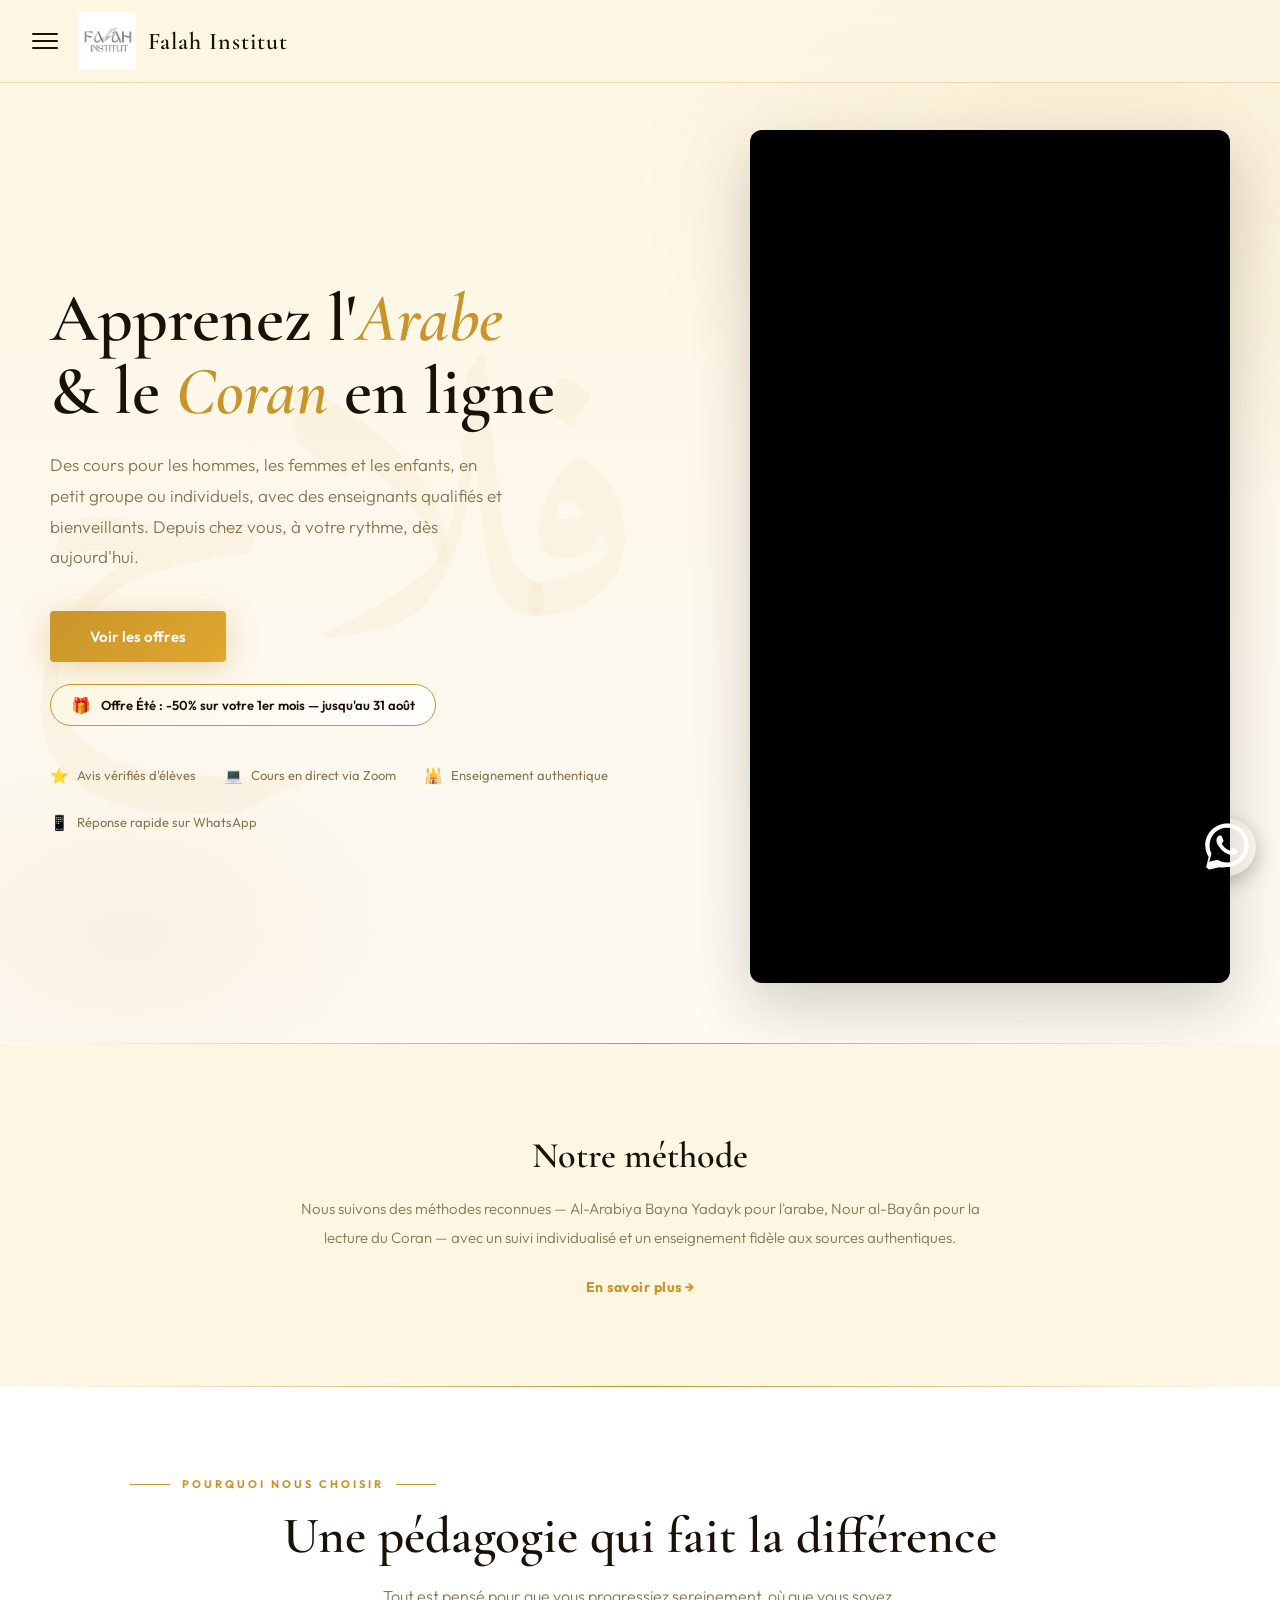
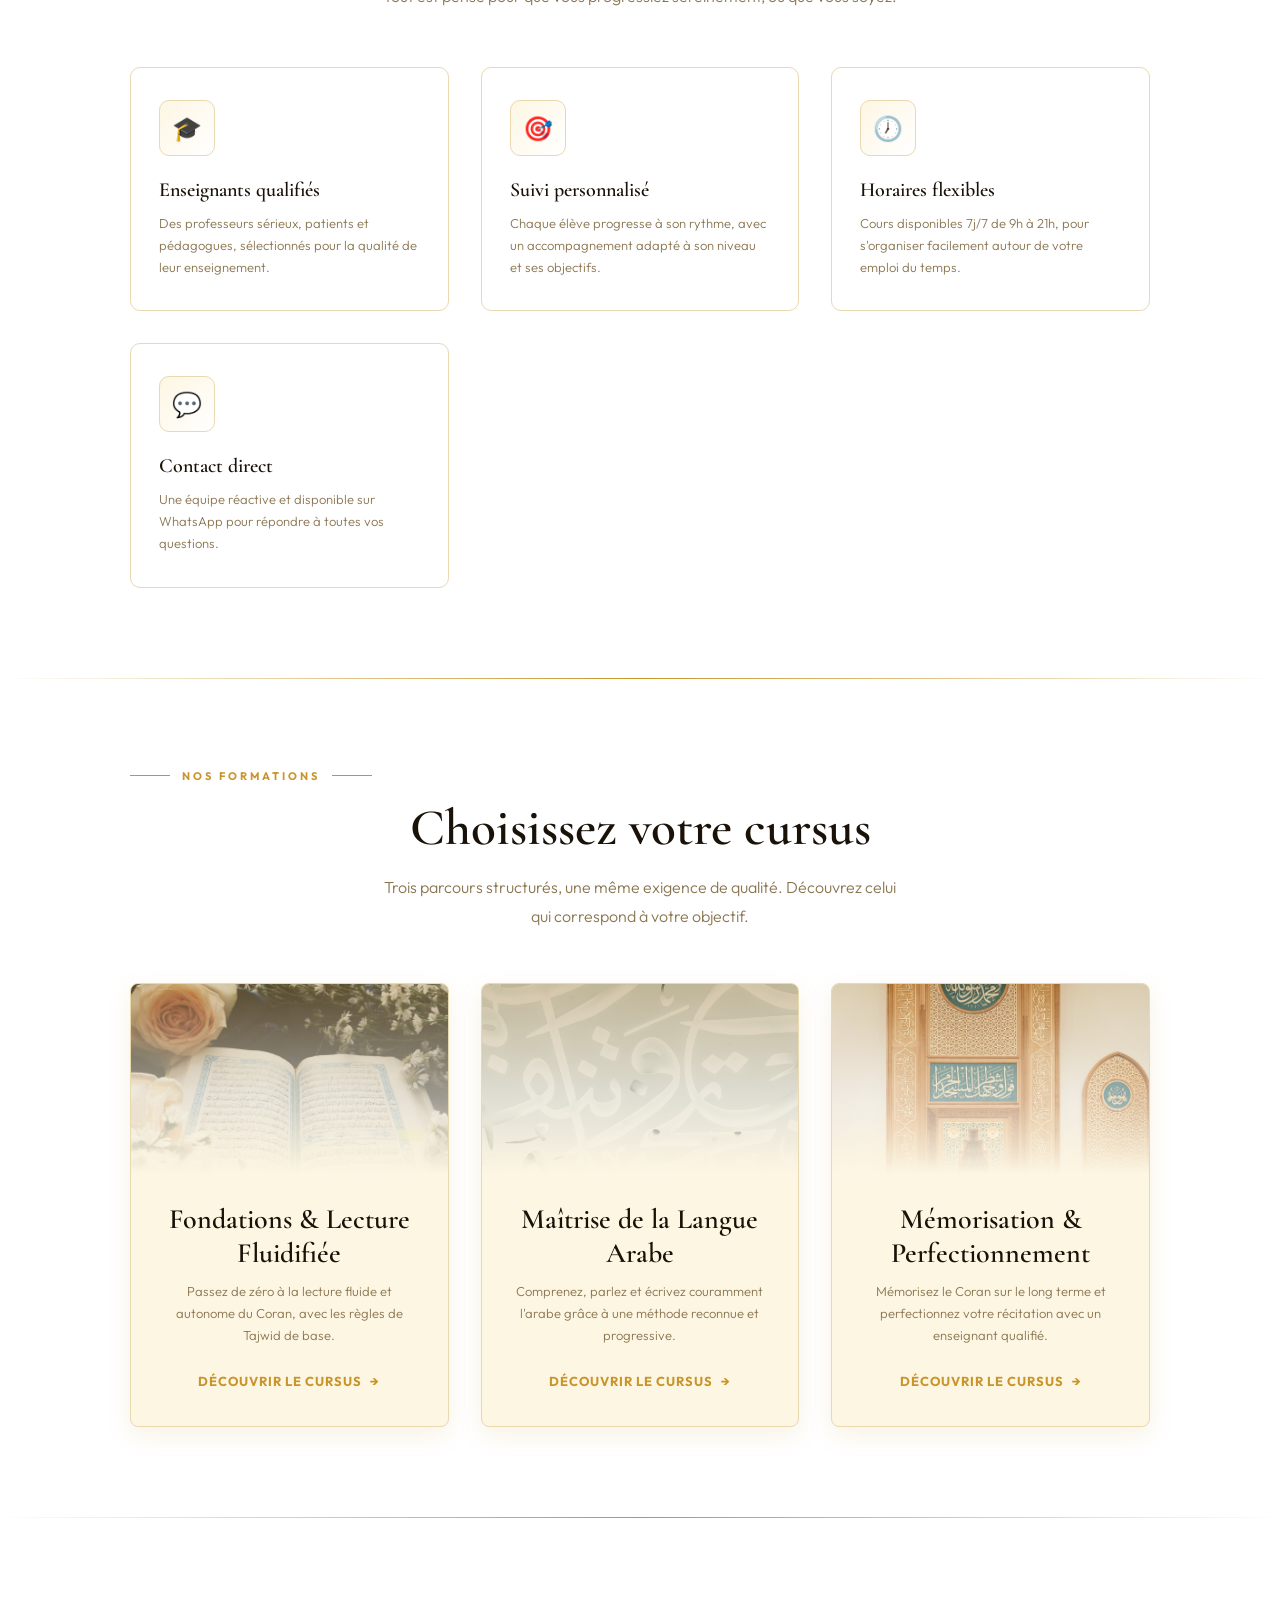
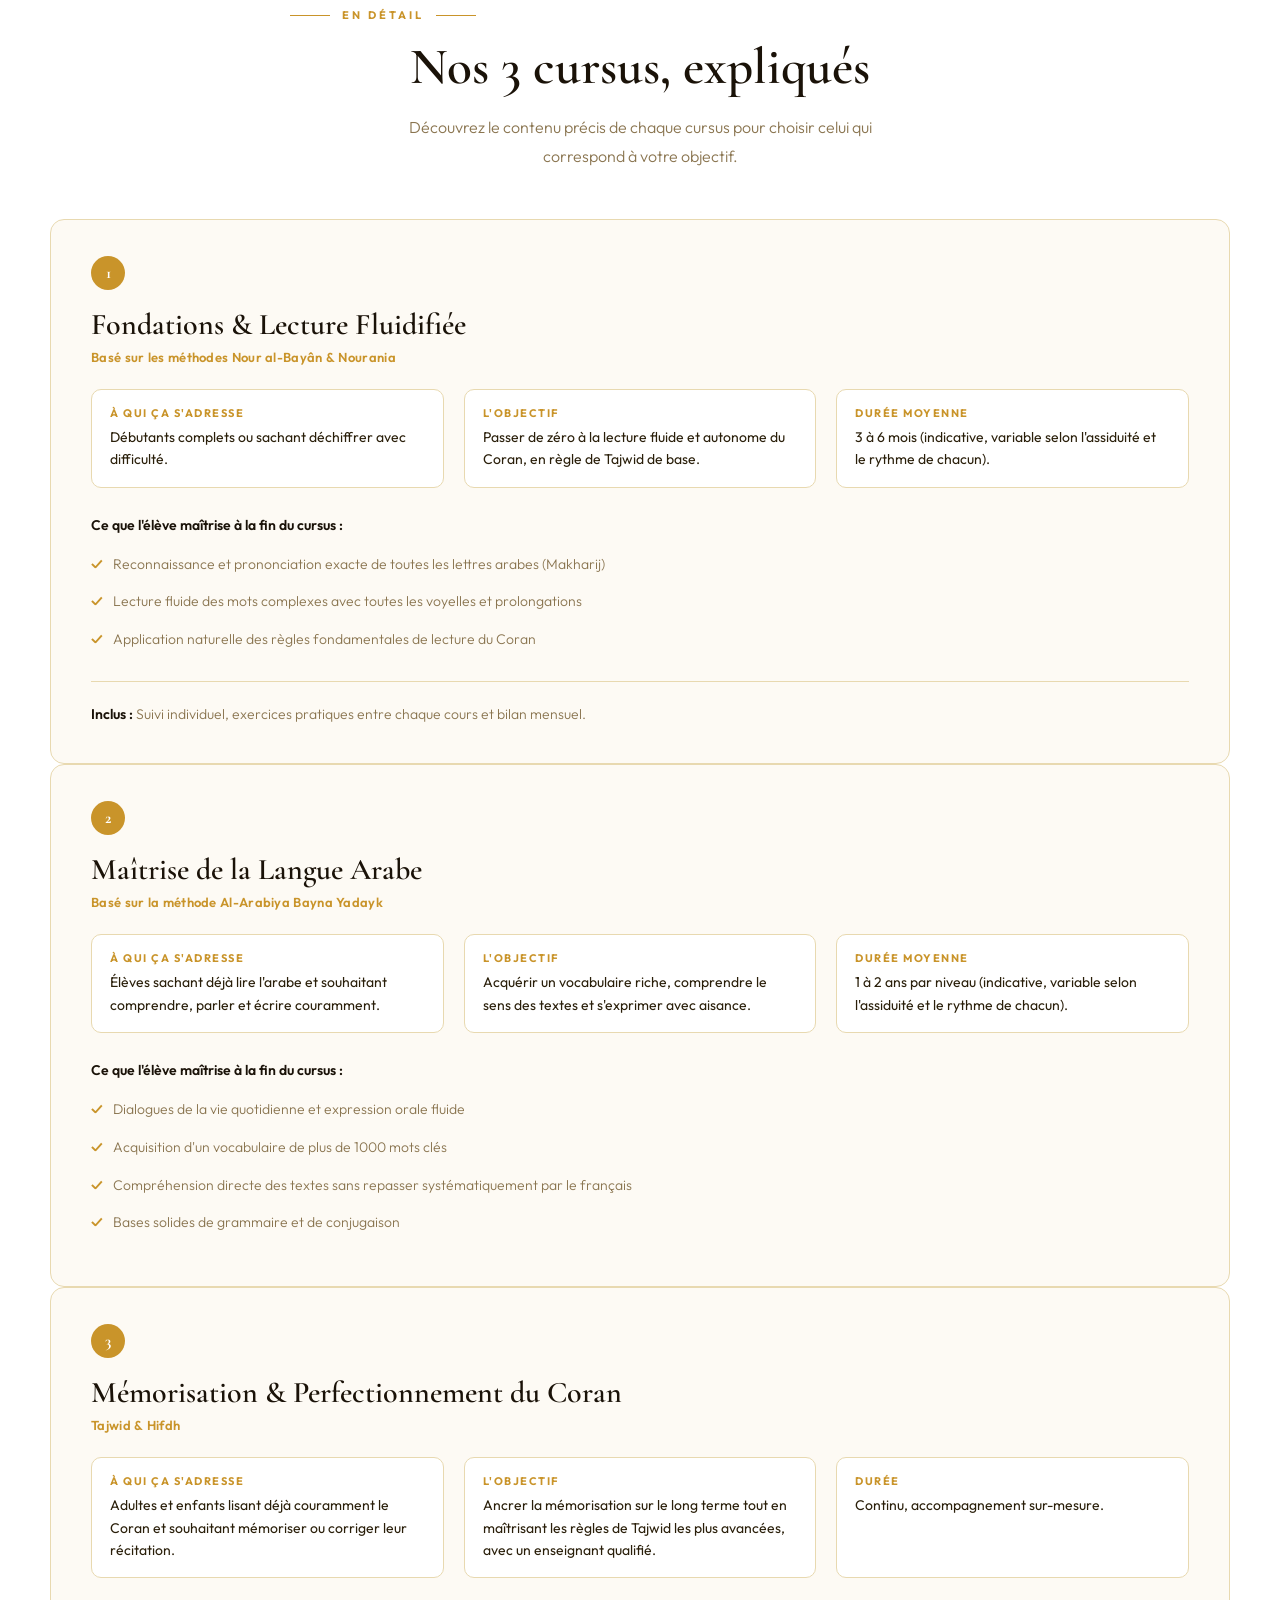
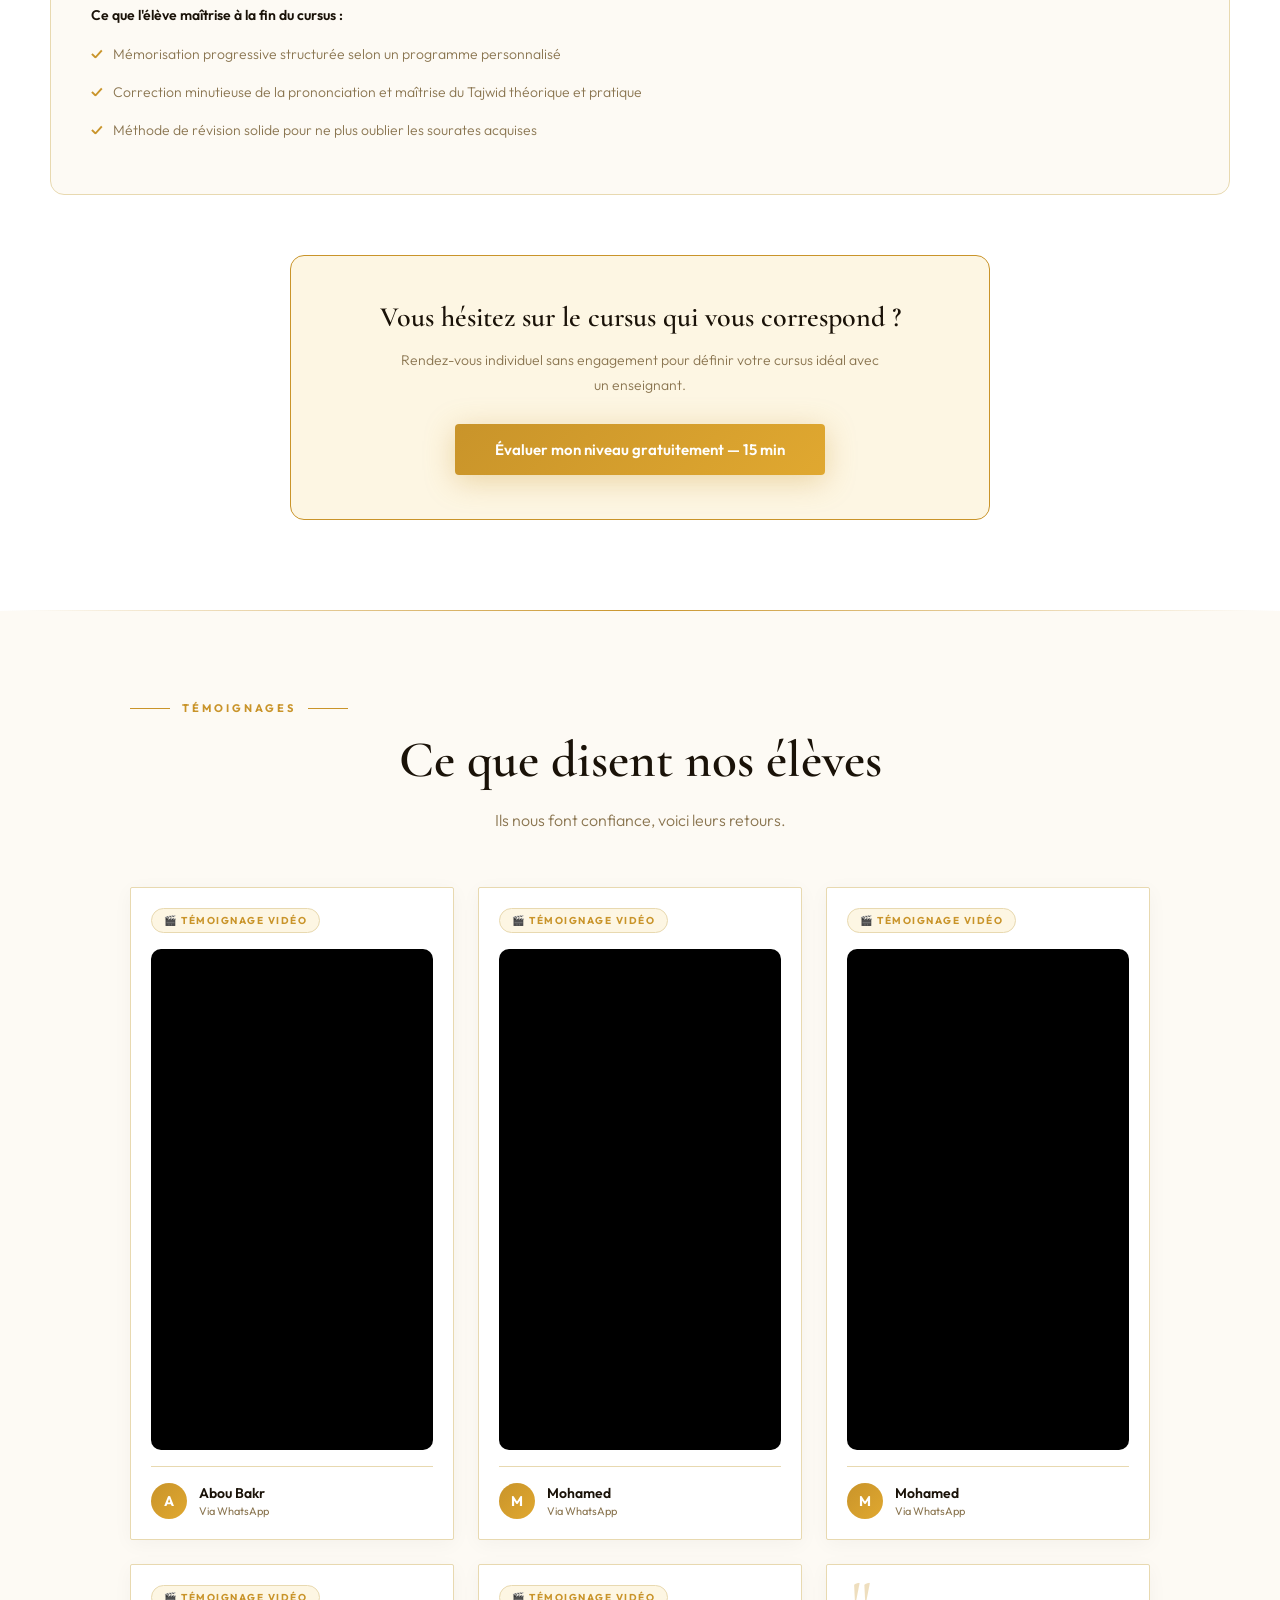
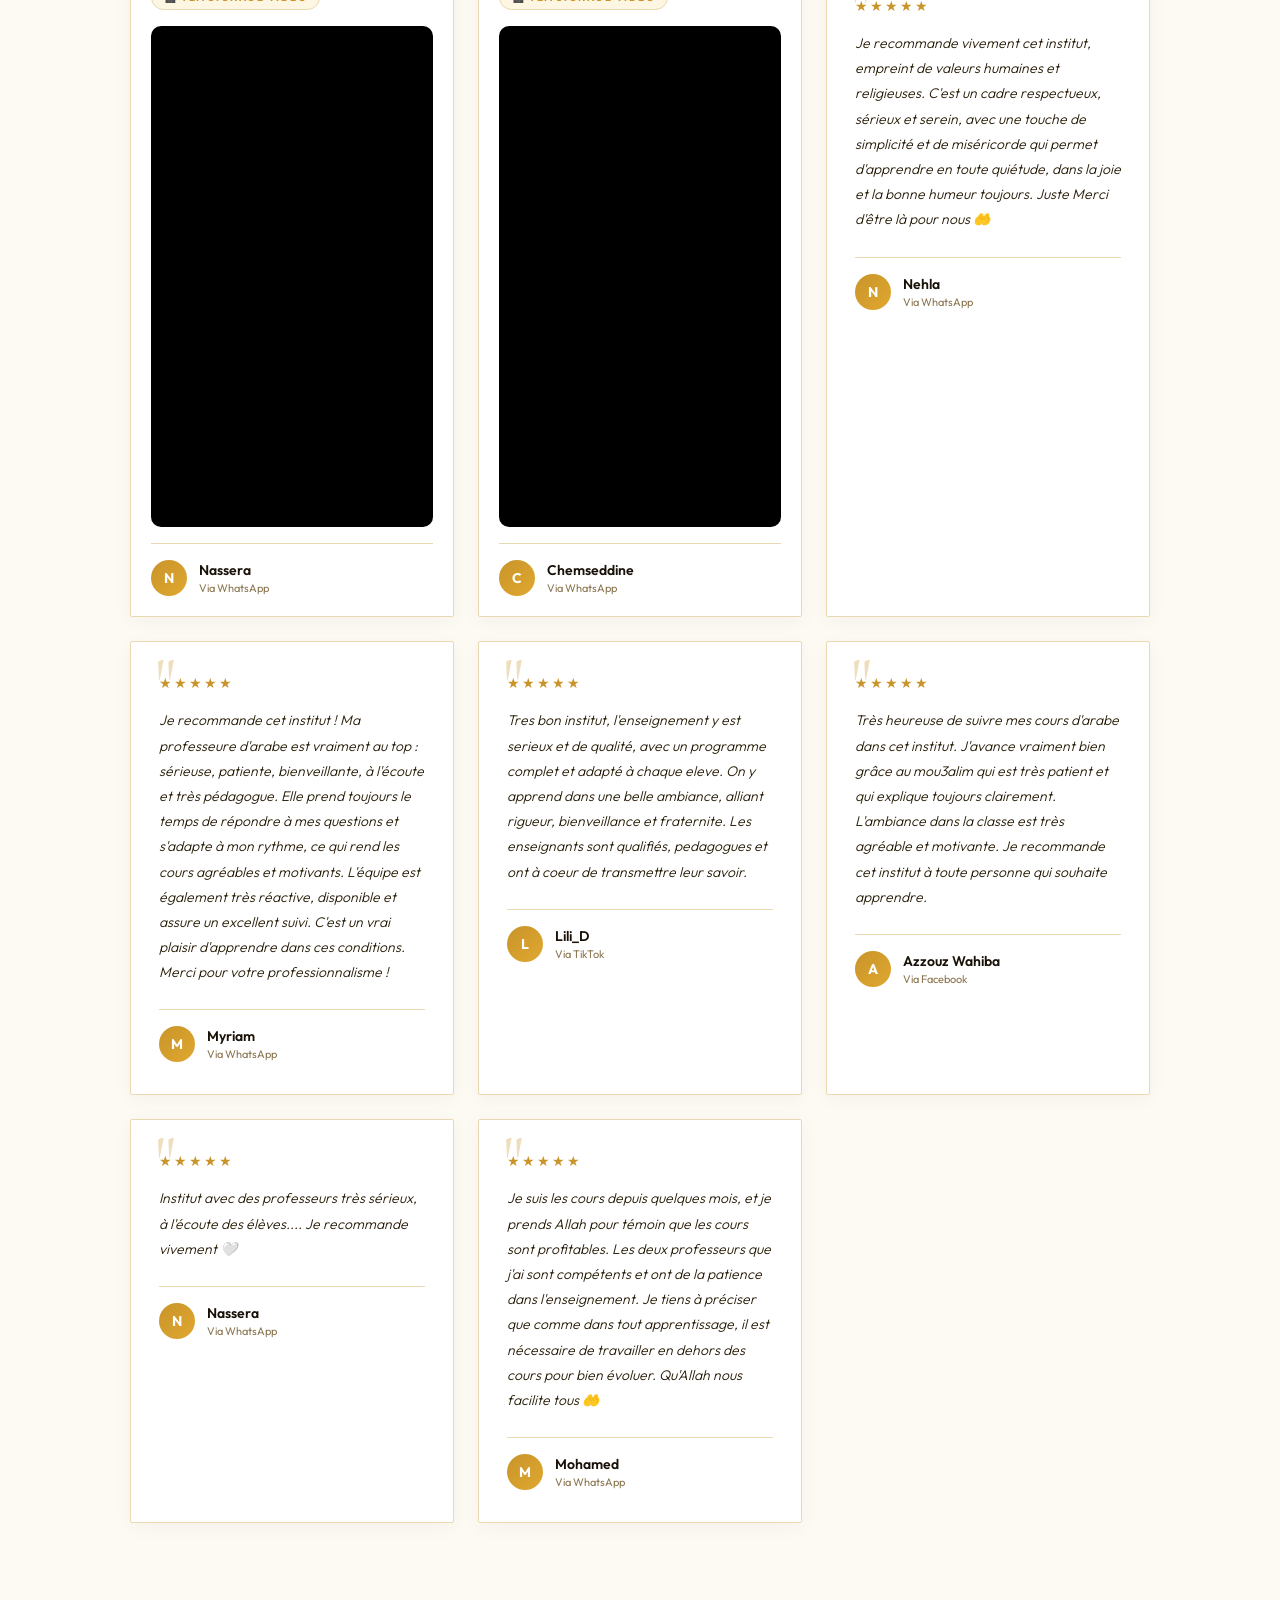
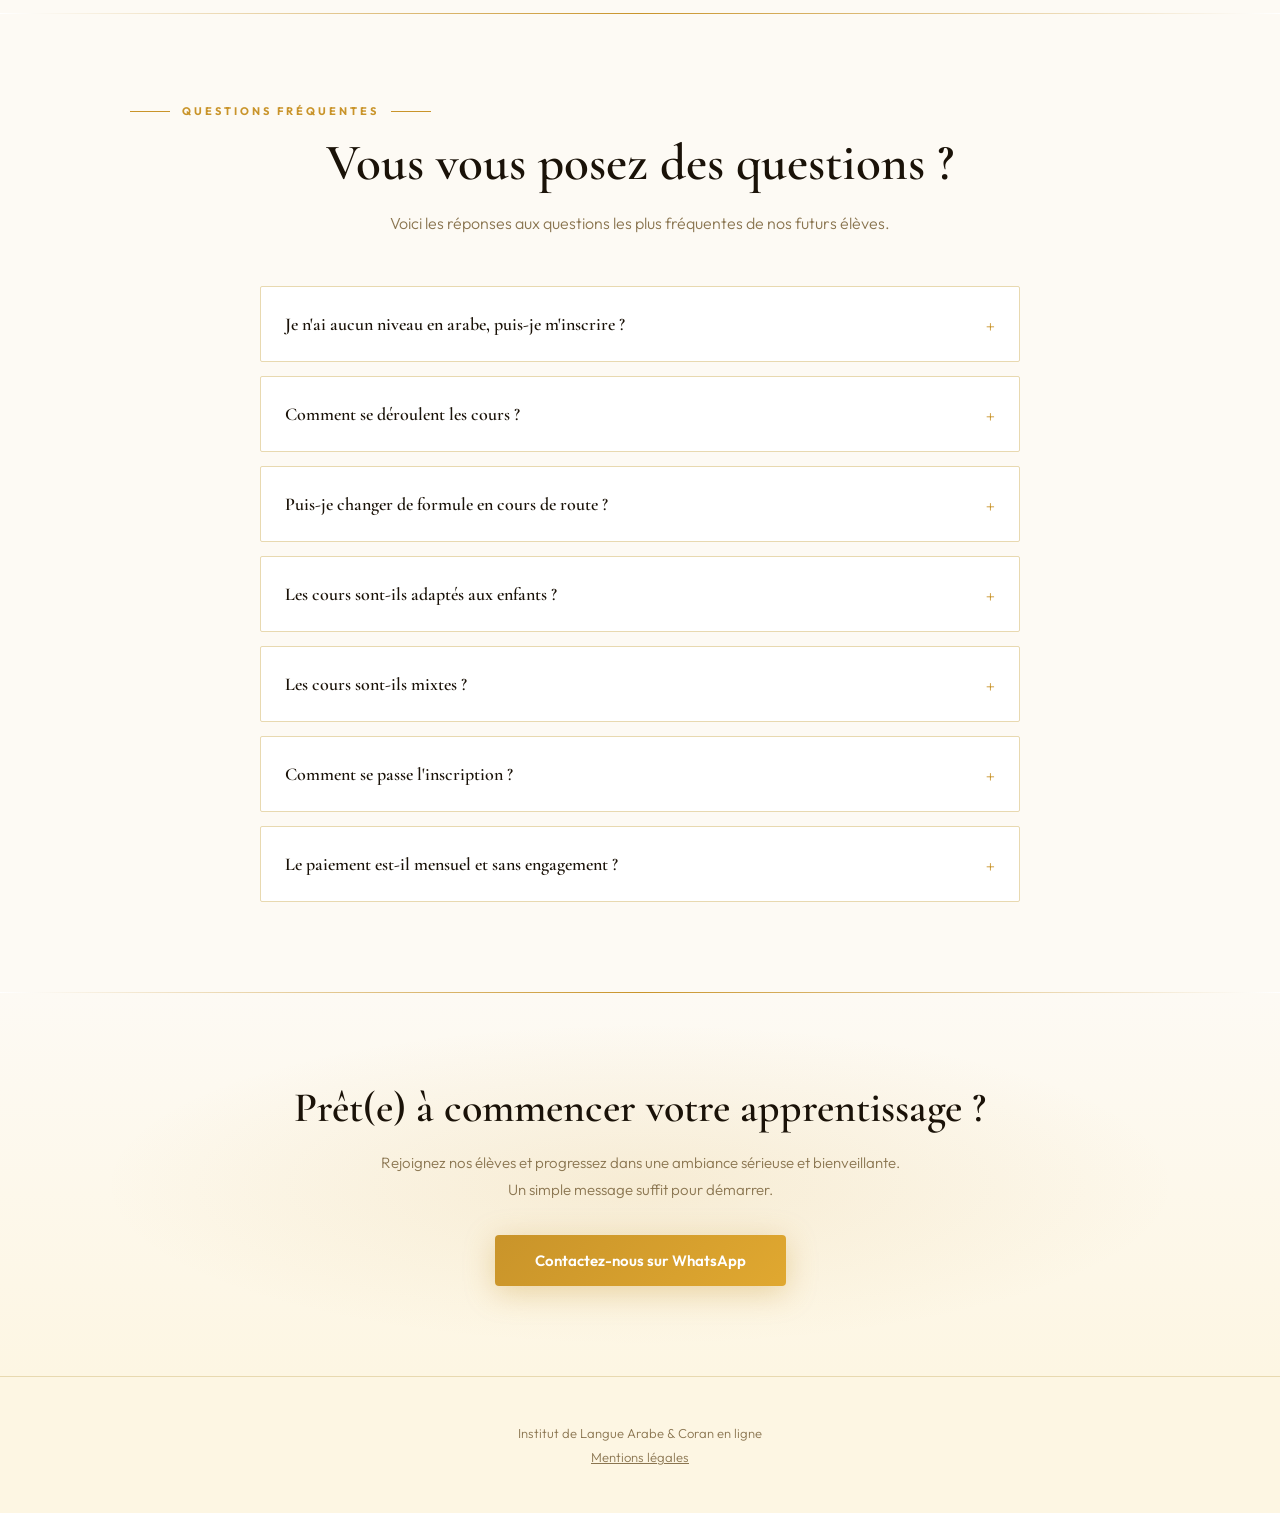
<file: index_2.html>
<!DOCTYPE html>
<html lang="fr">
<head>
<meta charset="UTF-8">
<meta name="viewport" content="width=device-width, initial-scale=1.0">
<title>Falah Institut — Cours d'Arabe et de Coran en Ligne | Hommes, Femmes, Enfants</title>
<meta name="description" content="Apprenez l'arabe et le Coran en ligne avec Falah Institut. Cours en direct via Zoom pour hommes, femmes et enfants, avec des enseignants qualifiés. Méthodes reconnues, suivi personnalisé.">
<meta name="google-site-verification" content="5K8KCXsPNiOXg6FcAoNU2ZX_Attoy7lM3DH7DhUNpo0" />
<link rel="icon" type="image/png" sizes="32x32" href="favicon-32.png">
<link rel="icon" type="image/png" sizes="16x16" href="favicon-16.png">
<link rel="apple-touch-icon" sizes="180x180" href="favicon-180.png">
<meta property="og:title" content="Falah Institut — 🎁 -50% sur votre 1er mois">
<meta property="og:description" content="🎁 Offre Été : -50% sur votre 1er mois, jusqu'au 31 août. Cours en ligne d'arabe et de Coran pour hommes, femmes et enfants, via Zoom.">
<meta property="og:image" content="https://falahinstitut.github.io/og-image.jpg">
<meta property="og:image:width" content="1200">
<meta property="og:image:height" content="630">
<meta property="og:type" content="website">
<meta property="og:url" content="https://falahinstitut.github.io/">
<meta name="twitter:card" content="summary_large_image">
<meta name="twitter:title" content="Falah Institut — Arabe & Coran en ligne">
<meta name="twitter:description" content="Cours en ligne d'arabe et de Coran pour hommes, femmes et enfants.">
<meta name="twitter:image" content="https://falahinstitut.github.io/og-image.jpg">
<link rel="preconnect" href="https://fonts.googleapis.com">
<link rel="preconnect" href="https://fonts.gstatic.com" crossorigin>
<link href="https://fonts.googleapis.com/css2?family=Amiri:ital,wght@0,400;0,700;1,400&family=Cormorant+Garamond:wght@300;400;500;600;700&family=Outfit:wght@300;400;500;600;700&display=swap" rel="stylesheet">
<link rel="stylesheet" href="style.css">
<script type="application/ld+json">
{
  "@context": "https://schema.org",
  "@type": "EducationalOrganization",
  "name": "Falah Institut",
  "url": "https://falahinstitut.github.io/",
  "logo": "https://falahinstitut.github.io/logo.png",
  "image": "https://falahinstitut.github.io/og-image.jpg",
  "description": "Institut en ligne d'apprentissage de la langue arabe et du Coran, pour hommes, femmes et enfants. Cours collectifs et individuels via Zoom.",
  "sameAs": [],
  "contactPoint": {
    "@type": "ContactPoint",
    "telephone": "+33651969750",
    "contactType": "customer service",
    "areaServed": "FR",
    "availableLanguage": ["French", "Arabic"]
  },
  "hasOfferCatalog": {
    "@type": "OfferCatalog",
    "name": "Formations Falah Institut",
    "itemListElement": [
      { "@type": "Offer", "itemOffered": { "@type": "Course", "name": "Cours de Langue Arabe" } },
      { "@type": "Offer", "itemOffered": { "@type": "Course", "name": "Cours de Coran" } }
    ]
  }
}
</script>
<!-- TikTok Pixel Code Start -->
<script>
!function (w, d, t) {
  w.TiktokAnalyticsObject=t;var ttq=w[t]=w[t]||[];ttq.methods=["page","track","identify","instances","debug","on","off","once","ready","alias","group","enableCookie","disableCookie","holdConsent","revokeConsent","grantConsent"],ttq.setAndDefer=function(t,e){t[e]=function(){t.push([e].concat(Array.prototype.slice.call(arguments,0)))}};for(var i=0;i<ttq.methods.length;i++)ttq.setAndDefer(ttq,ttq.methods[i]);ttq.instance=function(t){for(
var e=ttq._i[t]||[],n=0;n<ttq.methods.length;n++)ttq.setAndDefer(e,ttq.methods[n]);return e},ttq.load=function(e,n){var r="https://analytics.tiktok.com/i18n/pixel/events.js",o=n&&n.partner;ttq._i=ttq._i||{},ttq._i[e]=[],ttq._i[e]._u=r,ttq._t=ttq._t||{},ttq._t[e]=+new Date,ttq._o=ttq._o||{},ttq._o[e]=n||{};n=document.createElement("script")
;n.type="text/javascript",n.async=!0,n.src=r+"?sdkid="+e+"&lib="+t;e=document.getElementsByTagName("script")[0];e.parentNode.insertBefore(n,e)};
  ttq.load('D9JJC5RC77UA1IJTJR0G');
  ttq.page();
}(window, document, 'ttq');
</script>
<!-- TikTok Pixel Code End -->
</head>
<body>

<!-- NAV -->
<nav>
  <div class="nav-left">
    <button class="menu-toggle" id="menuToggle" aria-label="Ouvrir le menu">
      <span></span><span></span><span></span>
    </button>
    <div class="nav-logo">
    <img src="logo.png" alt="Falah Institut">
    <span class="nav-logo-text">Falah Institut</span>
  </div>
  </div>
</nav>

<!-- MOBILE MENU OVERLAY -->
<div class="mobile-menu" id="mobileMenu">
  <div class="mobile-menu-links">
      <a href="index.html" class="active">Accueil</a>
      <a href="#cursus1">Nos Cursus</a>
      <a href="#avis">Avis</a>
      <a href="https://api.whatsapp.com/send?phone=33651969750&text=Salam%20alaykoum%2C%20je%20souhaite%20avoir%20plus%20d%27informations%20sur%20vos%20cours." target="_blank" rel="noopener">Contact</a>
  </div>
</div>


<!-- HERO -->
<section class="hero">
  <div class="arabic-watermark">فلاح</div>
  <div class="hero-inner">
    <div class="hero-content">
    <div class="hero-logo-wrap" style="display:none">
      <img src="logo.png" alt="Falah Institut">
    </div>
    <h1>Apprenez l'<em>Arabe</em><br>& le <em>Coran</em> en ligne</h1>
    <p class="hero-sub">Des cours pour les hommes, les femmes et les enfants, en petit groupe ou individuels, avec des enseignants qualifiés et bienveillants. Depuis chez vous, à votre rythme, dès aujourd'hui.</p>
    <div class="hero-cta">
      <a href="#offres" class="btn-gold">Voir les offres</a>
    </div>
    <div class="promo-banner"><span class="emoji">🎁</span> Offre Été : -50% sur votre 1er mois — jusqu'au 31 août</div>
    <div class="hero-trust">
      <div class="hero-trust-item"><span class="ico">⭐</span> Avis vérifiés d'élèves</div>
      <div class="hero-trust-item"><span class="ico">💻</span> Cours en direct via Zoom</div>
      <div class="hero-trust-item"><span class="ico">🕌</span> Enseignement authentique</div>
      <div class="hero-trust-item"><span class="ico">📱</span> Réponse rapide sur WhatsApp</div>
    </div>
    </div>
    <div class="hero-visual">
      <div class="hero-video-frame">
        <iframe
          src="https://www.youtube.com/embed/qF54f6sBMEQ"
          title="Présentation de Falah Institut"
          loading="lazy"
          allow="accelerometer; autoplay; clipboard-write; encrypted-media; gyroscope; picture-in-picture; web-share"
          allowfullscreen>
        </iframe>
      </div>
    </div>
  </div>
</section>

<div class="divider"></div>

<!-- METHODE TEASER -->
<section class="methode-teaser">
  <div class="container methode-teaser-inner fade-in">
    <h2>Notre méthode</h2>
    <p>Nous suivons des méthodes reconnues — Al-Arabiya Bayna Yadayk pour l'arabe, Nour al-Bayân pour la lecture du Coran — avec un suivi individualisé et un enseignement fidèle aux sources authentiques.</p>
    <a href="#cursus1" class="methode-link">En savoir plus →</a>
  </div>
</section>

<div class="divider"></div>

<!-- FEATURES -->
<section class="features">
  <div class="container">
    <div class="features-intro fade-in">
      <div class="section-label"><span>Pourquoi nous choisir</span></div>
      <h2 class="section-title">Une pédagogie qui fait la différence</h2>
      <p class="section-sub">Tout est pensé pour que vous progressiez sereinement, où que vous soyez.</p>
    </div>
    <div class="features-grid fade-in">
      <div class="feature-card">
        <div class="feature-icon">🎓</div>
        <div class="feature-title">Enseignants qualifiés</div>
        <div class="feature-desc">Des professeurs sérieux, patients et pédagogues, sélectionnés pour la qualité de leur enseignement.</div>
      </div>
      <div class="feature-card">
        <div class="feature-icon">🎯</div>
        <div class="feature-title">Suivi personnalisé</div>
        <div class="feature-desc">Chaque élève progresse à son rythme, avec un accompagnement adapté à son niveau et ses objectifs.</div>
      </div>
      <div class="feature-card">
        <div class="feature-icon">🕖</div>
        <div class="feature-title">Horaires flexibles</div>
        <div class="feature-desc">Cours disponibles 7j/7 de 9h à 21h, pour s'organiser facilement autour de votre emploi du temps.</div>
      </div>
      <div class="feature-card">
        <div class="feature-icon">💬</div>
        <div class="feature-title">Contact direct</div>
        <div class="feature-desc">Une équipe réactive et disponible sur WhatsApp pour répondre à toutes vos questions.</div>
      </div>
    </div>
  </div>
</section>

<div class="divider"></div>

<!-- TRACKS (choix du cursus) -->
<section class="tracks" id="offres">
  <div class="container">
    <div class="tracks-intro fade-in">
      <div class="section-label"><span>Nos formations</span></div>
      <h2 class="section-title">Choisissez votre cursus</h2>
      <p class="section-sub">Trois parcours structurés, une même exigence de qualité. Découvrez celui qui correspond à votre objectif.</p>
    </div>
    <div class="tracks-grid fade-in">
      <a href="#cursus1" class="track-card">
        <div class="track-image" style="background-image:url('coran.jpg');"></div>
        <div class="track-body">
          <div class="track-title">Fondations & Lecture Fluidifiée</div>
          <div class="track-desc">Passez de zéro à la lecture fluide et autonome du Coran, avec les règles de Tajwid de base.</div>
          <div class="track-link">Découvrir le cursus <span class="arrow">→</span></div>
        </div>
      </a>
      <a href="#cursus2" class="track-card">
        <div class="track-image" style="background-image:url('calligraphie.jpg');"></div>
        <div class="track-body">
          <div class="track-title">Maîtrise de la Langue Arabe</div>
          <div class="track-desc">Comprenez, parlez et écrivez couramment l'arabe grâce à une méthode reconnue et progressive.</div>
          <div class="track-link">Découvrir le cursus <span class="arrow">→</span></div>
        </div>
      </a>
      <a href="#cursus3" class="track-card">
        <div class="track-image" style="background-image:url('mosquee.jpg');"></div>
        <div class="track-body">
          <div class="track-title">Mémorisation & Perfectionnement</div>
          <div class="track-desc">Mémorisez le Coran sur le long terme et perfectionnez votre récitation avec un enseignant qualifié.</div>
          <div class="track-link">Découvrir le cursus <span class="arrow">→</span></div>
        </div>
      </a>
    </div>
  </div>
</section>

<div class="divider"></div>

<!-- CURSUS DETAILS -->
<section class="methode-page methode-page-inline">
  <div class="methode-content">
    <div class="cursus-intro fade-in">
      <div class="section-label"><span>En détail</span></div>
      <h2 class="section-title">Nos 3 cursus, expliqués</h2>
      <p class="section-sub">Découvrez le contenu précis de chaque cursus pour choisir celui qui correspond à votre objectif.</p>
    </div>

    <div class="cursus-block fade-in" id="cursus1">
      <div class="cursus-number">1</div>
      <h2 class="cursus-title">Fondations & Lecture Fluidifiée</h2>
      <div class="cursus-subtitle">Basé sur les méthodes Nour al-Bayân & Nourania</div>

      <div class="cursus-meta-grid">
        <div class="cursus-meta-item">
          <div class="cursus-meta-label">À qui ça s'adresse</div>
          <div class="cursus-meta-value">Débutants complets ou sachant déchiffrer avec difficulté.</div>
        </div>
        <div class="cursus-meta-item">
          <div class="cursus-meta-label">L'objectif</div>
          <div class="cursus-meta-value">Passer de zéro à la lecture fluide et autonome du Coran, en règle de Tajwid de base.</div>
        </div>
        <div class="cursus-meta-item">
          <div class="cursus-meta-label">Durée moyenne</div>
          <div class="cursus-meta-value">3 à 6 mois (indicative, variable selon l'assiduité et le rythme de chacun).</div>
        </div>
      </div>

      <div class="cursus-section-label">Ce que l'élève maîtrise à la fin du cursus :</div>
      <ul class="cursus-list">
        <li>Reconnaissance et prononciation exacte de toutes les lettres arabes (Makharij)</li>
        <li>Lecture fluide des mots complexes avec toutes les voyelles et prolongations</li>
        <li>Application naturelle des règles fondamentales de lecture du Coran</li>
      </ul>

      <div class="cursus-included"><strong>Inclus :</strong> Suivi individuel, exercices pratiques entre chaque cours et bilan mensuel.</div>
    </div>

    <div class="cursus-block fade-in" id="cursus2">
      <div class="cursus-number">2</div>
      <h2 class="cursus-title">Maîtrise de la Langue Arabe</h2>
      <div class="cursus-subtitle">Basé sur la méthode Al-Arabiya Bayna Yadayk</div>

      <div class="cursus-meta-grid">
        <div class="cursus-meta-item">
          <div class="cursus-meta-label">À qui ça s'adresse</div>
          <div class="cursus-meta-value">Élèves sachant déjà lire l'arabe et souhaitant comprendre, parler et écrire couramment.</div>
        </div>
        <div class="cursus-meta-item">
          <div class="cursus-meta-label">L'objectif</div>
          <div class="cursus-meta-value">Acquérir un vocabulaire riche, comprendre le sens des textes et s'exprimer avec aisance.</div>
        </div>
        <div class="cursus-meta-item">
          <div class="cursus-meta-label">Durée moyenne</div>
          <div class="cursus-meta-value">1 à 2 ans par niveau (indicative, variable selon l'assiduité et le rythme de chacun).</div>
        </div>
      </div>

      <div class="cursus-section-label">Ce que l'élève maîtrise à la fin du cursus :</div>
      <ul class="cursus-list">
        <li>Dialogues de la vie quotidienne et expression orale fluide</li>
        <li>Acquisition d'un vocabulaire de plus de 1000 mots clés</li>
        <li>Compréhension directe des textes sans repasser systématiquement par le français</li>
        <li>Bases solides de grammaire et de conjugaison</li>
      </ul>
    </div>

    <div class="cursus-block fade-in" id="cursus3">
      <div class="cursus-number">3</div>
      <h2 class="cursus-title">Mémorisation & Perfectionnement du Coran</h2>
      <div class="cursus-subtitle">Tajwid & Hifdh</div>

      <div class="cursus-meta-grid">
        <div class="cursus-meta-item">
          <div class="cursus-meta-label">À qui ça s'adresse</div>
          <div class="cursus-meta-value">Adultes et enfants lisant déjà couramment le Coran et souhaitant mémoriser ou corriger leur récitation.</div>
        </div>
        <div class="cursus-meta-item">
          <div class="cursus-meta-label">L'objectif</div>
          <div class="cursus-meta-value">Ancrer la mémorisation sur le long terme tout en maîtrisant les règles de Tajwid les plus avancées, avec un enseignant qualifié.</div>
        </div>
        <div class="cursus-meta-item">
          <div class="cursus-meta-label">Durée</div>
          <div class="cursus-meta-value">Continu, accompagnement sur-mesure.</div>
        </div>
      </div>

      <div class="cursus-section-label">Ce que l'élève maîtrise à la fin du cursus :</div>
      <ul class="cursus-list">
        <li>Mémorisation progressive structurée selon un programme personnalisé</li>
        <li>Correction minutieuse de la prononciation et maîtrise du Tajwid théorique et pratique</li>
        <li>Méthode de révision solide pour ne plus oublier les sourates acquises</li>
      </ul>
    </div>

    <div class="cursus-final-cta fade-in">
      <h2>Vous hésitez sur le cursus qui vous correspond ?</h2>
      <p>Rendez-vous individuel sans engagement pour définir votre cursus idéal avec un enseignant.</p>
      <a href="https://wa.me/33651969750?text=Bonjour%2C%20je%20souhaiterais%20faire%20%C3%A9valuer%20mon%20niveau%20gratuitement%20(15%20min)%20pour%20d%C3%A9finir%20le%20cursus%20qui%20me%20convient." target="_blank" rel="noopener" class="btn-gold">Évaluer mon niveau gratuitement — 15 min</a>
    </div>
  </div>
</section>

<div class="divider"></div>

<!-- AVIS -->
<section class="avis" id="avis">
  <div class="container">
    <div class="avis-intro fade-in">
      <div class="section-label"><span>Témoignages</span></div>
      <h2 class="section-title">Ce que disent nos élèves</h2>
      <p class="section-sub">Ils nous font confiance, voici leurs retours.</p>
    </div>
    <div class="avis-grid fade-in">
      <div class="avis-card video-card">
        <div class="avis-video-badge">🎬 Témoignage vidéo</div>
        <div class="avis-video-frame">
          <iframe src="https://www.youtube.com/embed/47el6QInoyw" title="Témoignage d'Abou Bakr" loading="lazy" allow="accelerometer; autoplay; clipboard-write; encrypted-media; gyroscope; picture-in-picture; web-share" allowfullscreen></iframe>
        </div>
        <div class="avis-sep"></div>
        <div class="avis-author">
          <div class="avis-avatar">A</div>
          <div><div class="avis-name">Abou Bakr</div><div class="avis-source">Via WhatsApp</div></div>
        </div>
      </div>
      <div class="avis-card video-card">
        <div class="avis-video-badge">🎬 Témoignage vidéo</div>
        <div class="avis-video-frame">
          <iframe src="https://www.youtube.com/embed/kcSCMGFJxWM" title="Témoignage de Mohamed" loading="lazy" allow="accelerometer; autoplay; clipboard-write; encrypted-media; gyroscope; picture-in-picture; web-share" allowfullscreen></iframe>
        </div>
        <div class="avis-sep"></div>
        <div class="avis-author">
          <div class="avis-avatar">M</div>
          <div><div class="avis-name">Mohamed</div><div class="avis-source">Via WhatsApp</div></div>
        </div>
      </div>
      <div class="avis-card video-card">
        <div class="avis-video-badge">🎬 Témoignage vidéo</div>
        <div class="avis-video-frame">
          <iframe src="https://www.youtube.com/embed/t8hU8hcvHuY" title="Témoignage de Mohamed" loading="lazy" allow="accelerometer; autoplay; clipboard-write; encrypted-media; gyroscope; picture-in-picture; web-share" allowfullscreen></iframe>
        </div>
        <div class="avis-sep"></div>
        <div class="avis-author">
          <div class="avis-avatar">M</div>
          <div><div class="avis-name">Mohamed</div><div class="avis-source">Via WhatsApp</div></div>
        </div>
      </div>
      <div class="avis-card video-card">
        <div class="avis-video-badge">🎬 Témoignage vidéo</div>
        <div class="avis-video-frame">
          <iframe src="https://www.youtube.com/embed/e6HG5-jM9xI" title="Témoignage de Nassera" loading="lazy" allow="accelerometer; autoplay; clipboard-write; encrypted-media; gyroscope; picture-in-picture; web-share" allowfullscreen></iframe>
        </div>
        <div class="avis-sep"></div>
        <div class="avis-author">
          <div class="avis-avatar">N</div>
          <div><div class="avis-name">Nassera</div><div class="avis-source">Via WhatsApp</div></div>
        </div>
      </div>
      <div class="avis-card video-card">
        <div class="avis-video-badge">🎬 Témoignage vidéo</div>
        <div class="avis-video-frame">
          <iframe src="https://www.youtube.com/embed/inPe0hY8s2E" title="Témoignage de Chemseddine" loading="lazy" allow="accelerometer; autoplay; clipboard-write; encrypted-media; gyroscope; picture-in-picture; web-share" allowfullscreen></iframe>
        </div>
        <div class="avis-sep"></div>
        <div class="avis-author">
          <div class="avis-avatar">C</div>
          <div><div class="avis-name">Chemseddine</div><div class="avis-source">Via WhatsApp</div></div>
        </div>
      </div>
      <div class="avis-card">
        <div class="avis-quote">"</div>
        <div class="avis-stars">★★★★★</div>
        <p class="avis-text">Je recommande vivement cet institut, empreint de valeurs humaines et religieuses. C'est un cadre respectueux, sérieux et serein, avec une touche de simplicité et de miséricorde qui permet d'apprendre en toute quiétude, dans la joie et la bonne humeur toujours. Juste Merci d'être là pour nous 🤲</p>
        <div class="avis-sep"></div>
        <div class="avis-author">
          <div class="avis-avatar">N</div>
          <div><div class="avis-name">Nehla</div><div class="avis-source">Via WhatsApp</div></div>
        </div>
      </div>
      <div class="avis-card">
        <div class="avis-quote">"</div>
        <div class="avis-stars">★★★★★</div>
        <p class="avis-text">Je recommande cet institut ! Ma professeure d'arabe est vraiment au top : sérieuse, patiente, bienveillante, à l'écoute et très pédagogue. Elle prend toujours le temps de répondre à mes questions et s'adapte à mon rythme, ce qui rend les cours agréables et motivants. L'équipe est également très réactive, disponible et assure un excellent suivi. C'est un vrai plaisir d'apprendre dans ces conditions. Merci pour votre professionnalisme !</p>
        <div class="avis-sep"></div>
        <div class="avis-author">
          <div class="avis-avatar">M</div>
          <div><div class="avis-name">Myriam</div><div class="avis-source">Via WhatsApp</div></div>
        </div>
      </div>
      <div class="avis-card">
        <div class="avis-quote">"</div>
        <div class="avis-stars">★★★★★</div>
        <p class="avis-text">Tres bon institut, l'enseignement y est serieux et de qualité, avec un programme complet et adapté à chaque eleve. On y apprend dans une belle ambiance, alliant rigueur, bienveillance et fraternite. Les enseignants sont qualifiés, pedagogues et ont à coeur de transmettre leur savoir.</p>
        <div class="avis-sep"></div>
        <div class="avis-author">
          <div class="avis-avatar">L</div>
          <div><div class="avis-name">Lili_D</div><div class="avis-source">Via TikTok</div></div>
        </div>
      </div>
      <div class="avis-card">
        <div class="avis-quote">"</div>
        <div class="avis-stars">★★★★★</div>
        <p class="avis-text">Très heureuse de suivre mes cours d'arabe dans cet institut. J'avance vraiment bien grâce au mou3alim qui est très patient et qui explique toujours clairement. L'ambiance dans la classe est très agréable et motivante. Je recommande cet institut à toute personne qui souhaite apprendre.</p>
        <div class="avis-sep"></div>
        <div class="avis-author">
          <div class="avis-avatar">A</div>
          <div><div class="avis-name">Azzouz Wahiba</div><div class="avis-source">Via Facebook</div></div>
        </div>
      </div>
      <div class="avis-card">
        <div class="avis-quote">"</div>
        <div class="avis-stars">★★★★★</div>
        <p class="avis-text">Institut avec des professeurs très sérieux, à l'écoute des élèves.... Je recommande vivement 🤍</p>
        <div class="avis-sep"></div>
        <div class="avis-author">
          <div class="avis-avatar">N</div>
          <div><div class="avis-name">Nassera</div><div class="avis-source">Via WhatsApp</div></div>
        </div>
      </div>

      <div class="avis-card">
        <div class="avis-quote">"</div>
        <div class="avis-stars">★★★★★</div>
        <p class="avis-text">Je suis les cours depuis quelques mois, et je prends Allah pour témoin que les cours sont profitables. Les deux professeurs que j'ai sont compétents et ont de la patience dans l'enseignement. Je tiens à préciser que comme dans tout apprentissage, il est nécessaire de travailler en dehors des cours pour bien évoluer. Qu'Allah nous facilite tous 🤲</p>
        <div class="avis-sep"></div>
        <div class="avis-author">
          <div class="avis-avatar">M</div>
          <div><div class="avis-name">Mohamed</div><div class="avis-source">Via WhatsApp</div></div>
        </div>
      </div>

    </div>
  </div>
</section>

<div class="divider"></div>

<!-- FAQ -->
<section class="faq">
  <div class="container">
    <div class="faq-intro fade-in">
      <div class="section-label"><span>Questions fréquentes</span></div>
      <h2 class="section-title">Vous vous posez des questions ?</h2>
      <p class="section-sub">Voici les réponses aux questions les plus fréquentes de nos futurs élèves.</p>
    </div>
    <div class="faq-list fade-in">
      <details class="faq-item">
        <summary>Je n'ai aucun niveau en arabe, puis-je m'inscrire ?</summary>
        <p class="faq-answer">Bien sûr ! Nos formules s'adaptent à tous les niveaux, du débutant complet à l'élève confirmé. Un premier échange sur WhatsApp permet de définir le point de départ le plus adapté.</p>
      </details>
      <details class="faq-item">
        <summary>Comment se déroulent les cours ?</summary>
        <p class="faq-answer">Tous les cours ont lieu en ligne via Zoom, en direct avec votre enseignant(e). Vous recevez le lien de connexion avant chaque séance, et pouvez suivre les cours depuis chez vous, où que vous soyez.</p>
      </details>
      <details class="faq-item">
        <summary>Puis-je changer de formule en cours de route ?</summary>
        <p class="faq-answer">Oui, il est tout à fait possible de passer d'un cours collectif à un cours individuel (ou inversement) selon votre progression et vos disponibilités. Il suffit d'en discuter avec nous sur WhatsApp.</p>
      </details>
      <details class="faq-item">
        <summary>Les cours sont-ils adaptés aux enfants ?</summary>
        <p class="faq-answer">Oui, nous proposons des cours pour les femmes, les enfants et les hommes, avec une pédagogie adaptée à chaque public.</p>
      </details>
      <details class="faq-item">
        <summary>Les cours sont-ils mixtes ?</summary>
        <p class="faq-answer">Non, les cours ne sont pas mixtes. Les hommes sont enseignés par des hommes et les femmes par des femmes. De même, il n'y a pas de mixité au sein des groupes.</p>
      </details>
      <details class="faq-item">
        <summary>Comment se passe l'inscription ?</summary>
        <p class="faq-answer">Rien de plus simple : contactez-nous directement sur WhatsApp en cliquant sur un bouton d'inscription. Nous échangeons ensemble sur vos objectifs et vous accompagnons pour démarrer rapidement.</p>
      </details>
      <details class="faq-item">
        <summary>Le paiement est-il mensuel et sans engagement ?</summary>
        <p class="faq-answer">Oui, nos formules fonctionnent sur un abonnement mensuel, sans engagement de durée. Vous restez libre d'ajuster votre formule à tout moment.</p>
      </details>
    </div>
  </div>
</section>

<div class="divider"></div>

<!-- CTA FINALE -->
<section class="final-cta">
  <div class="container final-cta-inner">
    <h2>Prêt(e) à commencer votre apprentissage ?</h2>
    <p>Rejoignez nos élèves et progressez dans une ambiance sérieuse et bienveillante. Un simple message suffit pour démarrer.</p>
    <a href="https://api.whatsapp.com/send?phone=33651969750&text=Salam%20alaykoum%2C%20je%20souhaite%20avoir%20plus%20d%27informations%20sur%20vos%20cours." target="_blank" rel="noopener" class="btn-gold">Contactez-nous sur WhatsApp</a>
  </div>
</section>

<!-- FOOTER -->
<footer>
  <div class="footer-logo" style="display:none">
    <img src="logo.png" alt="Falah Institut">
  </div>
  <p class="footer-text">Institut de Langue Arabe & Coran en ligne</p>
  <p class="footer-text" style="margin-top:8px;"><a href="mentions-legales.html" style="color:inherit;">Mentions légales</a></p>
</footer>

<script>
  const observer = new IntersectionObserver((entries) => {
    entries.forEach(entry => { if (entry.isIntersecting) entry.target.classList.add('visible'); });
  }, { threshold: 0.1 });
  document.querySelectorAll('.fade-in').forEach(el => observer.observe(el));

  const menuToggle = document.getElementById('menuToggle');
  const mobileMenu = document.getElementById('mobileMenu');
  const menuClose = document.getElementById('menuClose');
  function openMenu() { mobileMenu.classList.add('open'); document.body.classList.add('menu-open'); }
  function closeMenu() { mobileMenu.classList.remove('open'); document.body.classList.remove('menu-open'); }
  if (menuToggle) menuToggle.addEventListener('click', openMenu);
  if (menuClose) menuClose.addEventListener('click', closeMenu);
  document.querySelectorAll('.mobile-menu-links a').forEach(a => a.addEventListener('click', closeMenu));
  document.addEventListener('click', function(e) {
    if (mobileMenu.classList.contains('open') && !mobileMenu.contains(e.target) && !menuToggle.contains(e.target)) {
      closeMenu();
    }
  });

  document.querySelectorAll('a[href^="#"]').forEach(anchor => {
    anchor.addEventListener('click', function(e) {
      e.preventDefault();
      document.querySelector(this.getAttribute('href')).scrollIntoView({ behavior: 'smooth' });
    });
  });
</script>
<a href="https://api.whatsapp.com/send?phone=33651969750&text=Salam%20alaykoum%2C%20je%20souhaite%20avoir%20plus%20d%27informations%20sur%20vos%20cours." class="whatsapp-float" aria-label="Contactez-nous sur WhatsApp">
  <svg viewBox="0 0 32 32" fill="#fff" xmlns="http://www.w3.org/2000/svg">
    <path d="M16.001 3C9.373 3 4 8.373 4 15c0 2.386.697 4.61 1.902 6.484L4 29l7.72-1.865A11.94 11.94 0 0 0 16.001 27C22.628 27 28 21.627 28 15S22.628 3 16.001 3zm0 21.6a9.55 9.55 0 0 1-4.87-1.335l-.35-.208-4.583 1.107 1.222-4.463-.228-.36A9.56 9.56 0 0 1 6.4 15c0-5.294 4.307-9.6 9.601-9.6 5.293 0 9.6 4.306 9.6 9.6 0 5.293-4.307 9.6-9.6 9.6zm5.264-7.19c-.288-.144-1.706-.842-1.97-.938-.264-.096-.456-.144-.648.144-.192.288-.744.938-.912 1.13-.168.192-.336.216-.624.072-.288-.144-1.216-.448-2.317-1.428-.856-.763-1.434-1.706-1.602-1.994-.168-.288-.018-.444.126-.588.13-.129.288-.336.432-.504.144-.168.192-.288.288-.48.096-.192.048-.36-.024-.504-.072-.144-.648-1.562-.888-2.14-.234-.562-.472-.486-.648-.495l-.552-.01c-.192 0-.504.072-.768.36-.264.288-1.008.984-1.008 2.4 0 1.416 1.032 2.784 1.176 2.976.144.192 2.03 3.1 4.918 4.347.687.297 1.223.474 1.641.606.689.219 1.316.188 1.812.114.553-.083 1.706-.697 1.946-1.371.24-.674.24-1.251.168-1.371-.072-.12-.264-.192-.552-.336z"/>
  </svg>
</a>
</body>
</html>
</file>
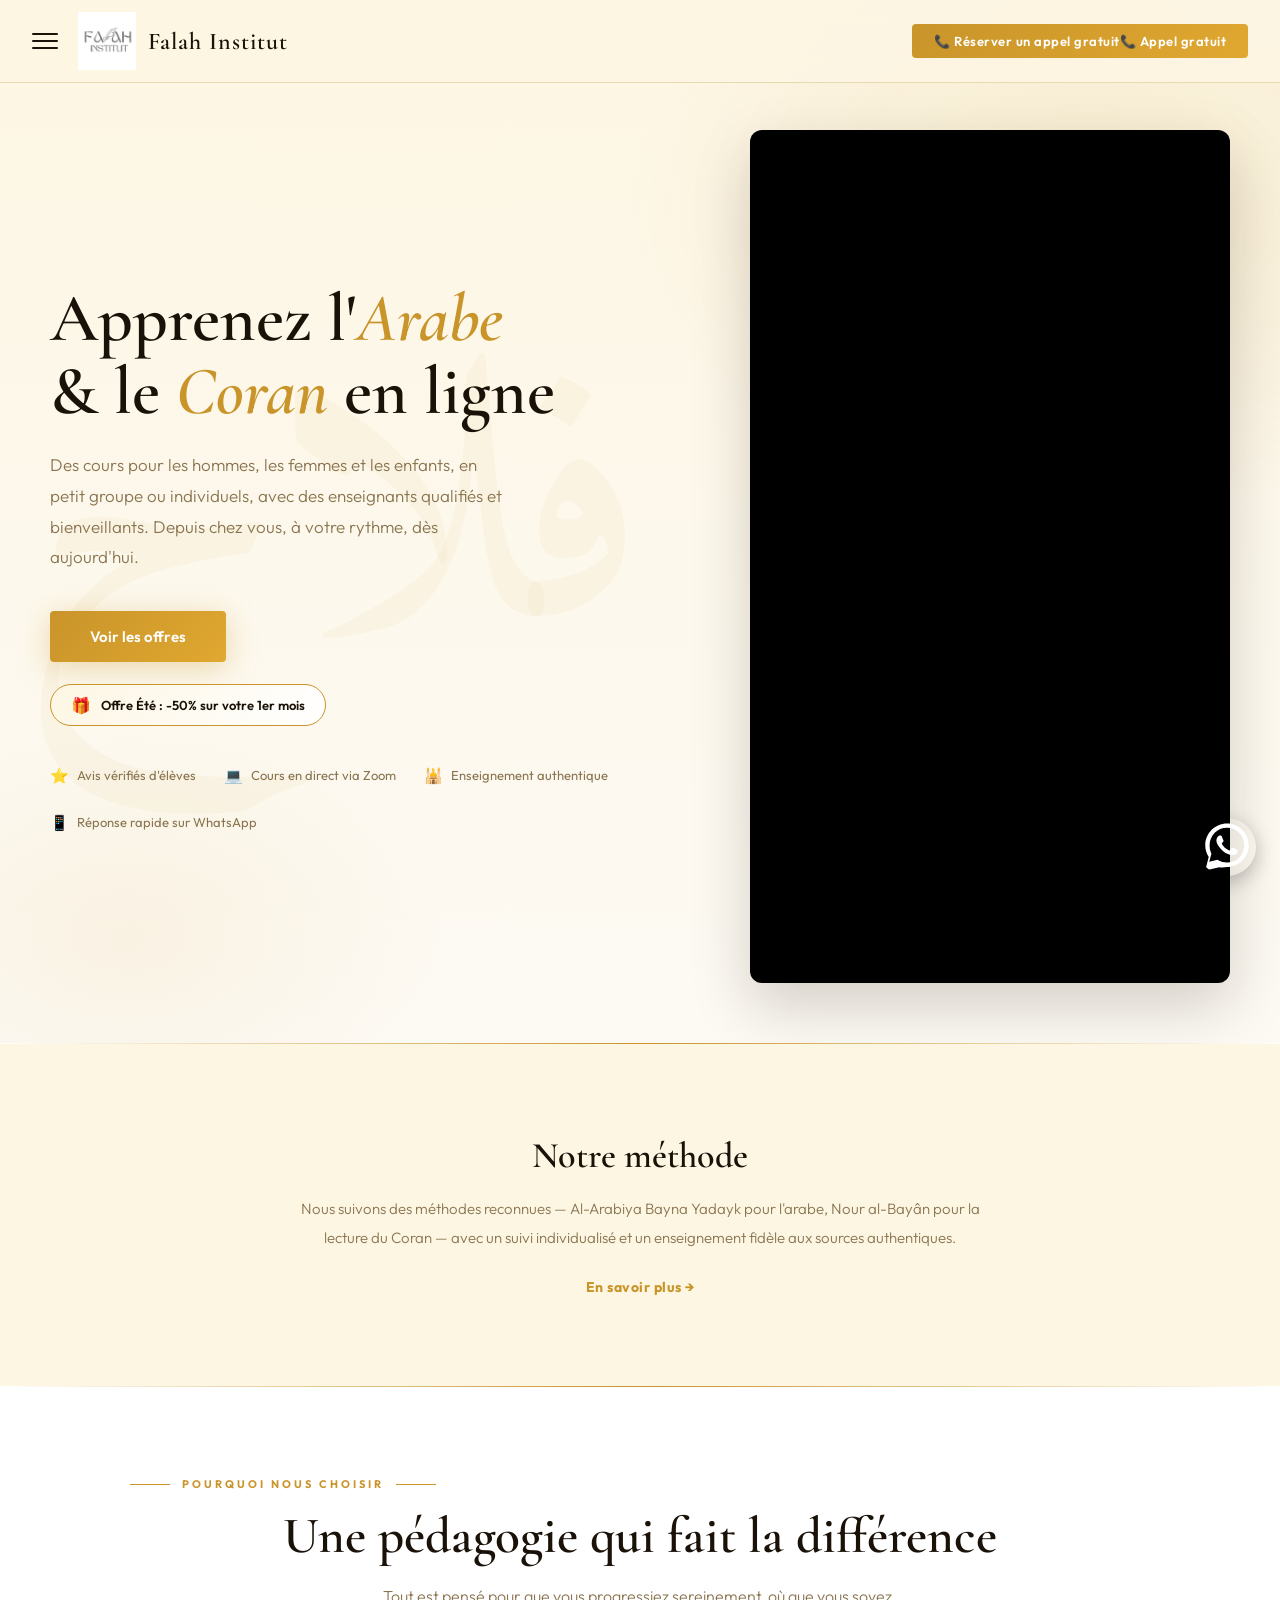
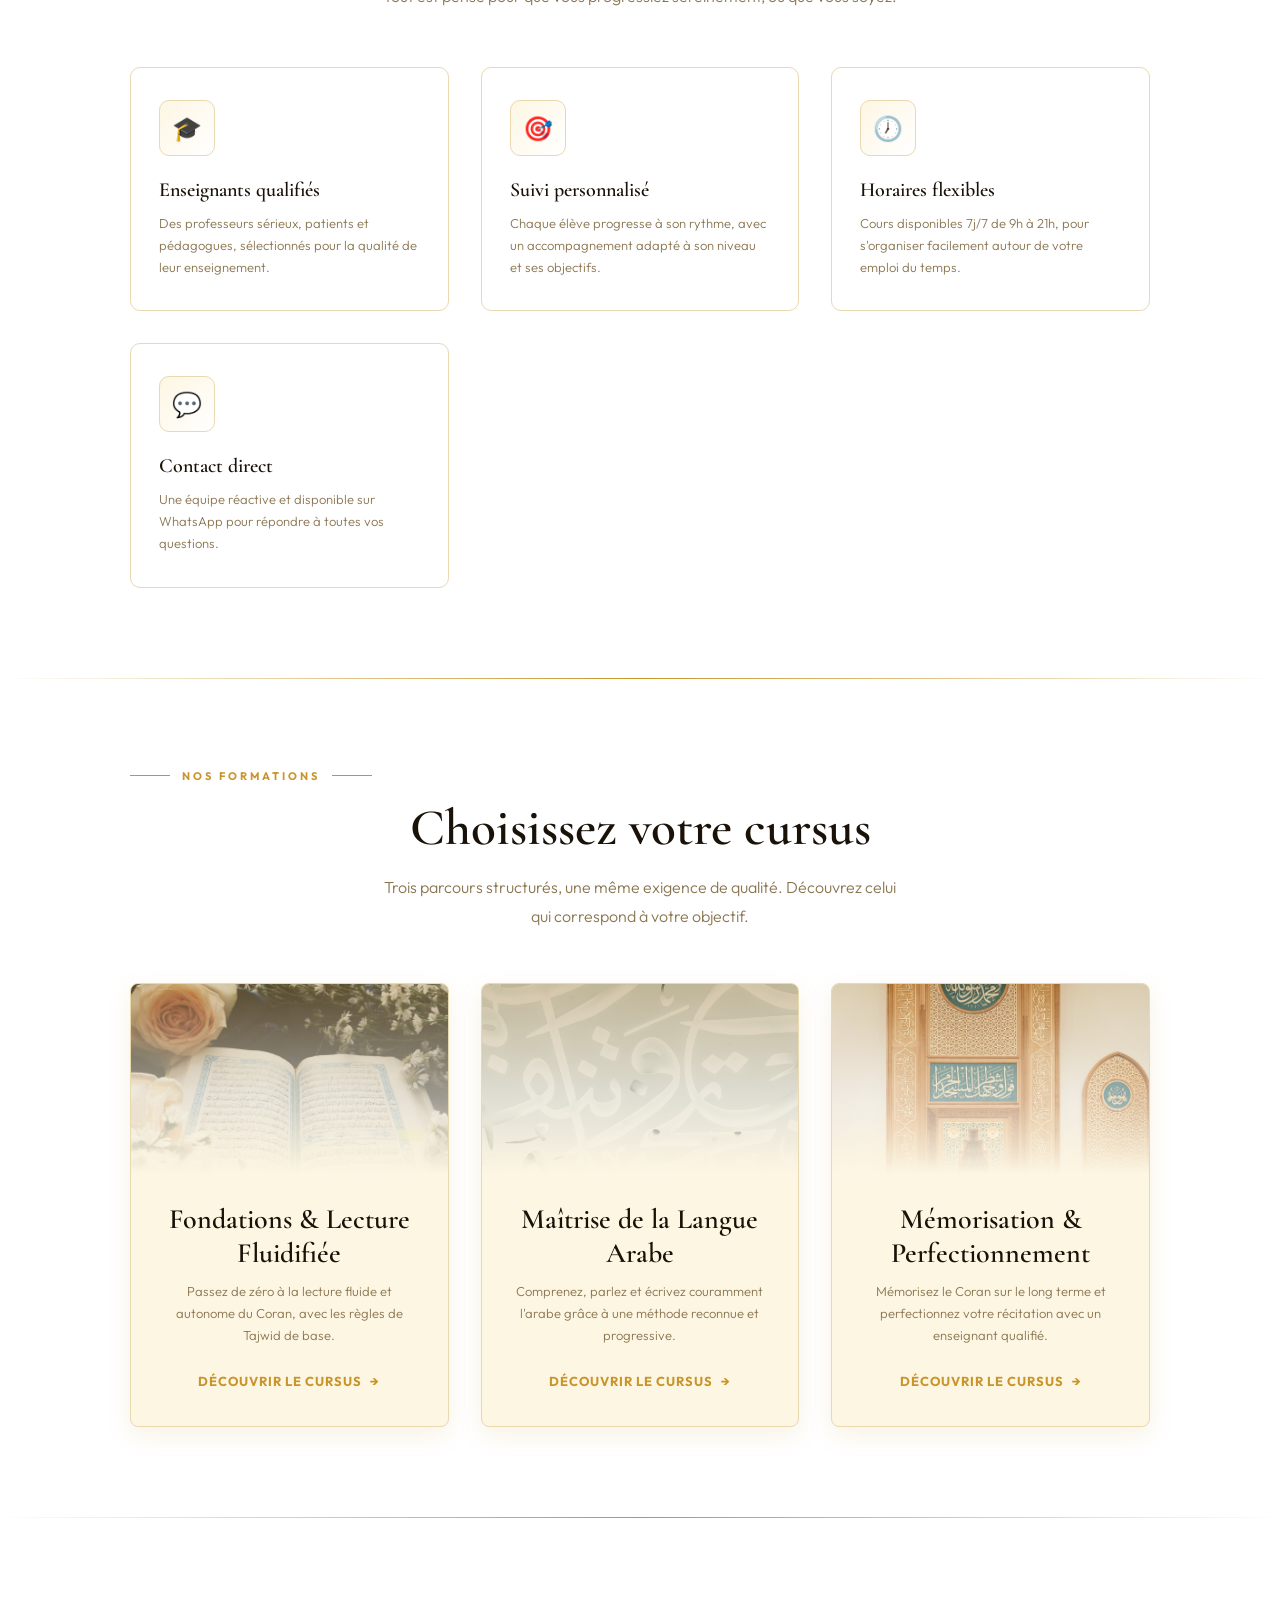
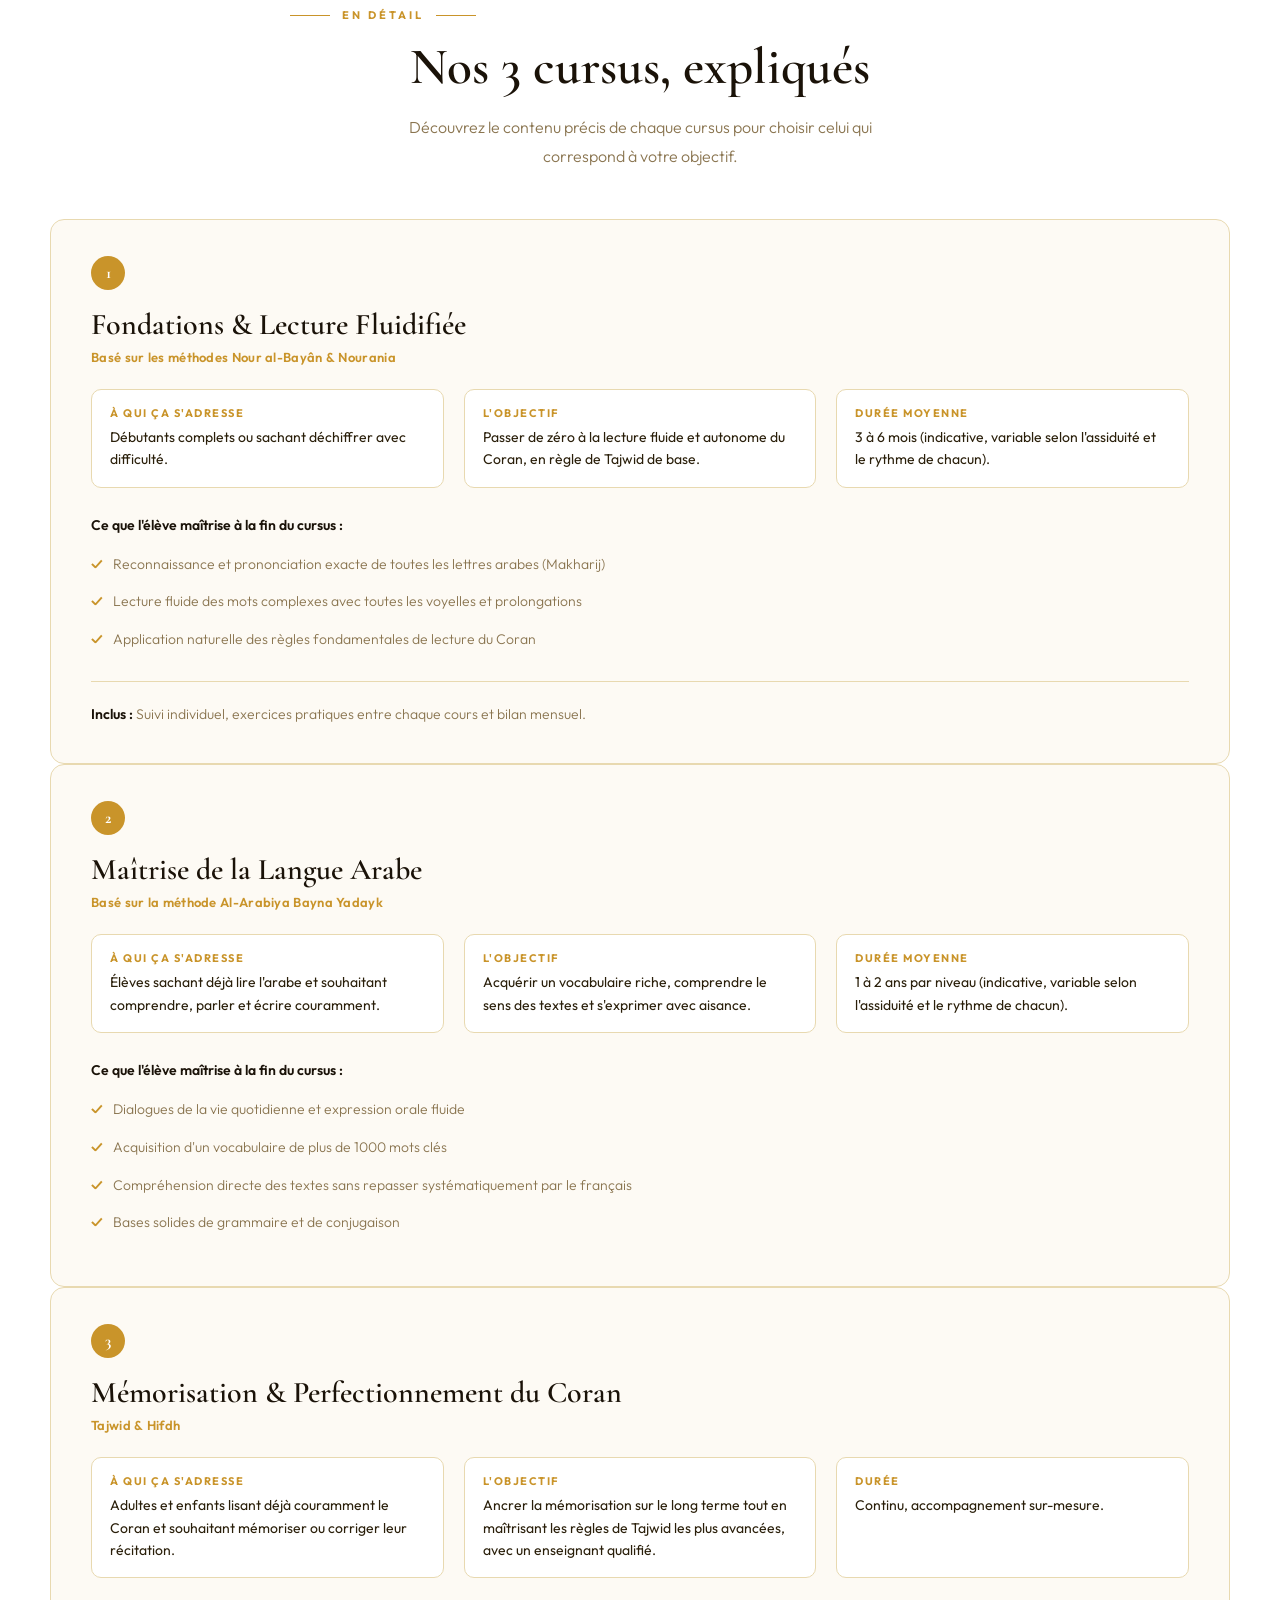
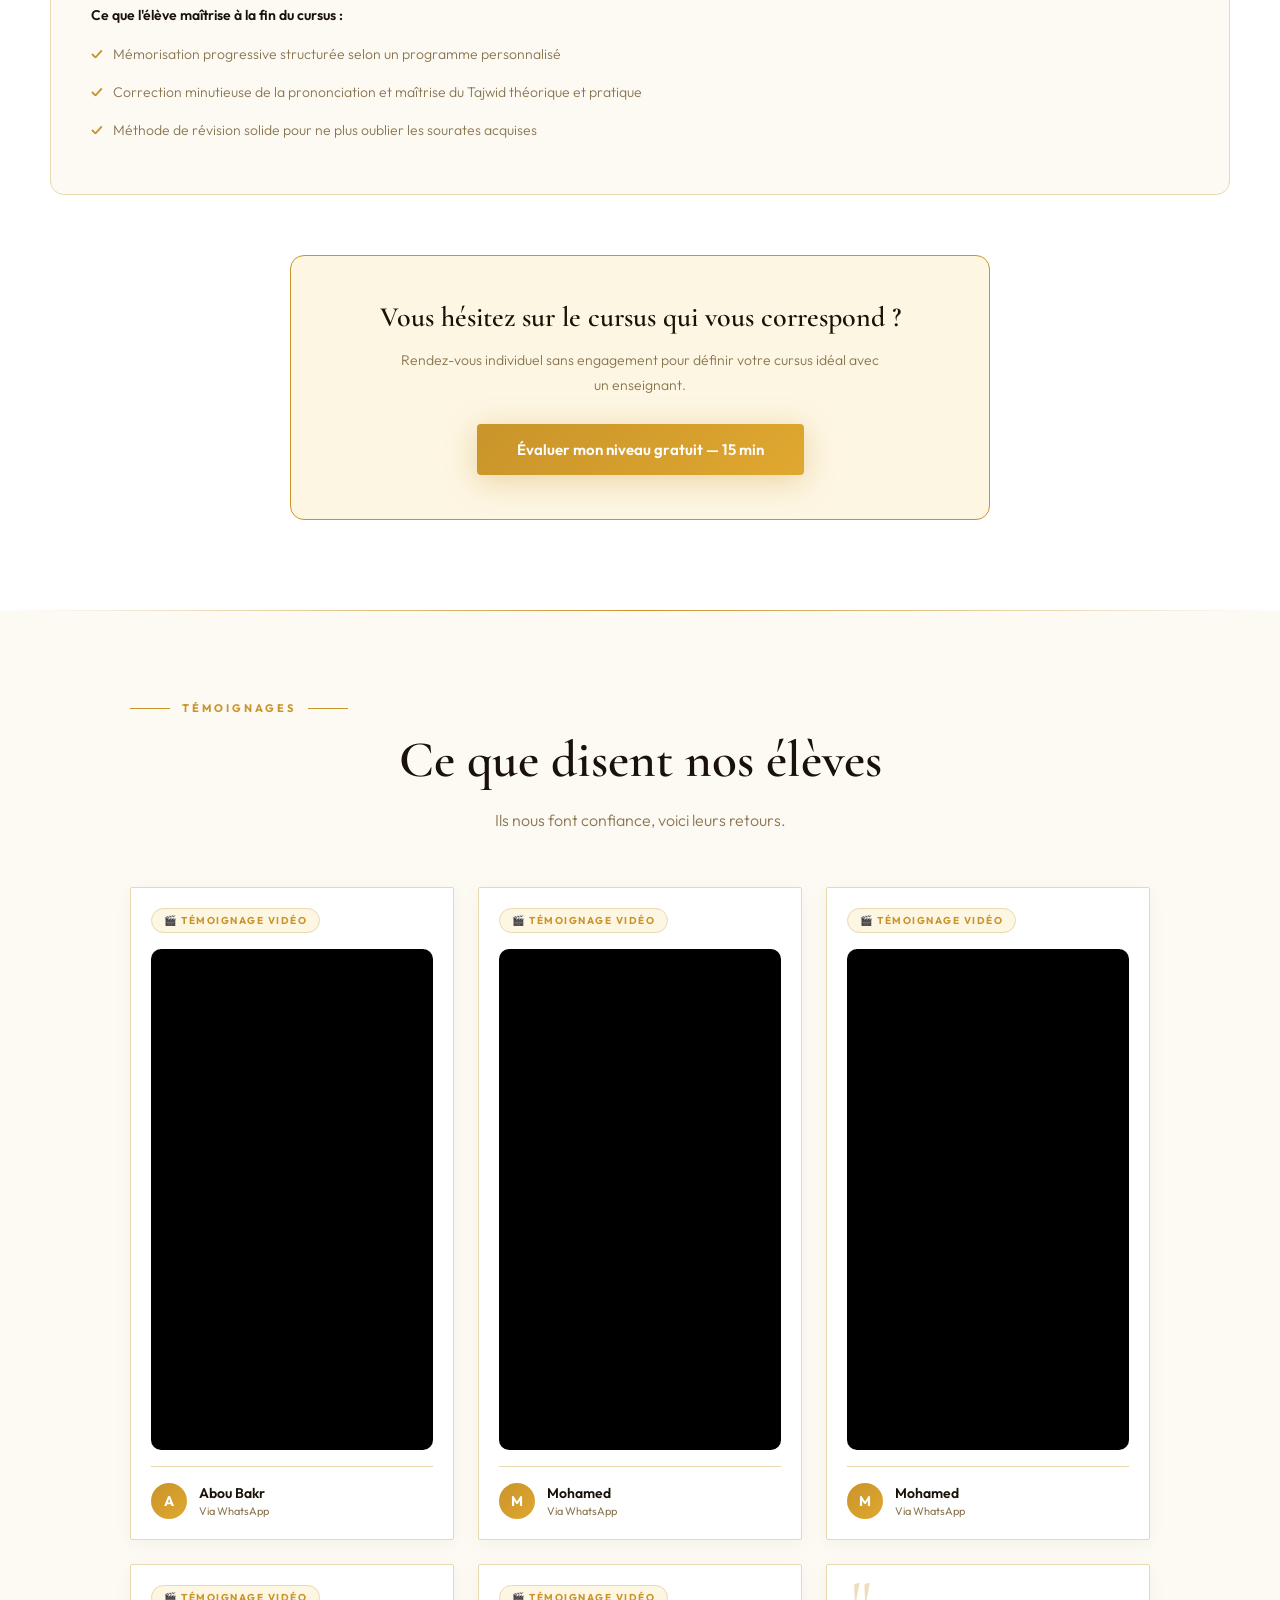
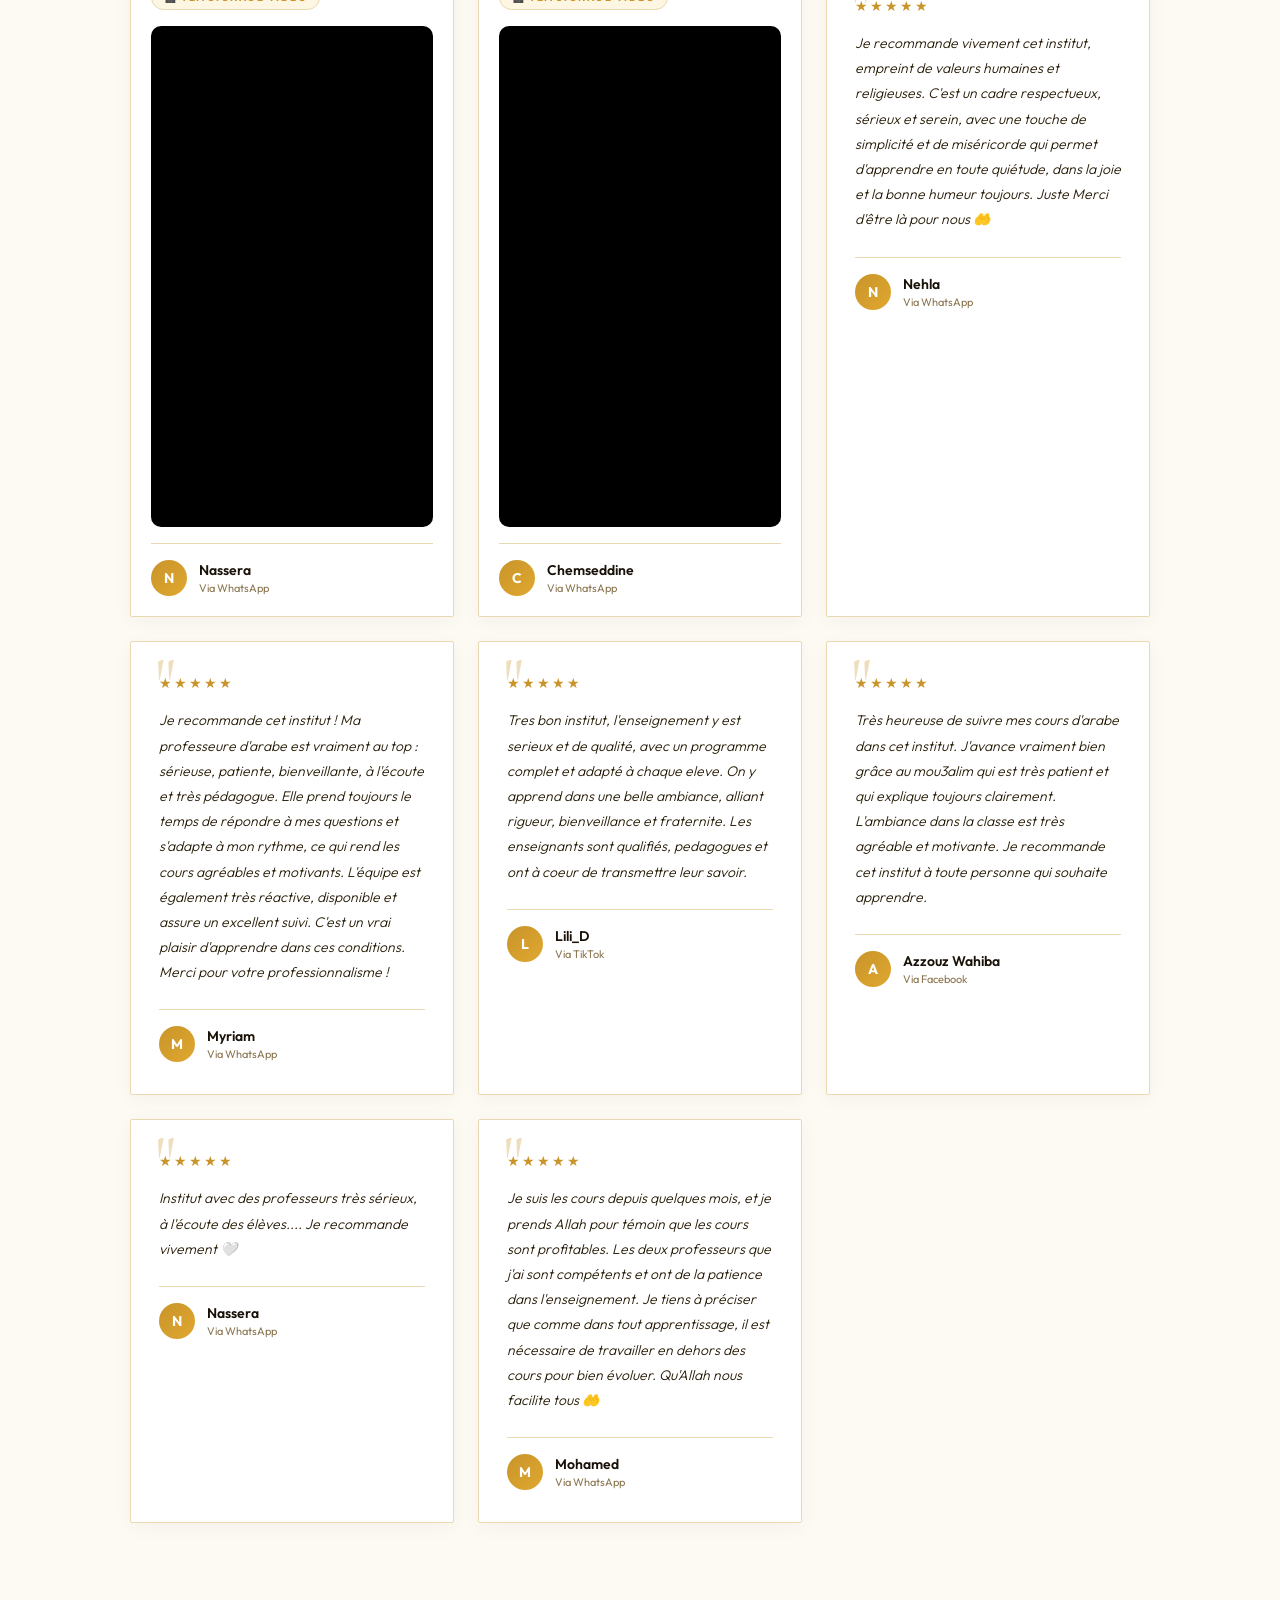
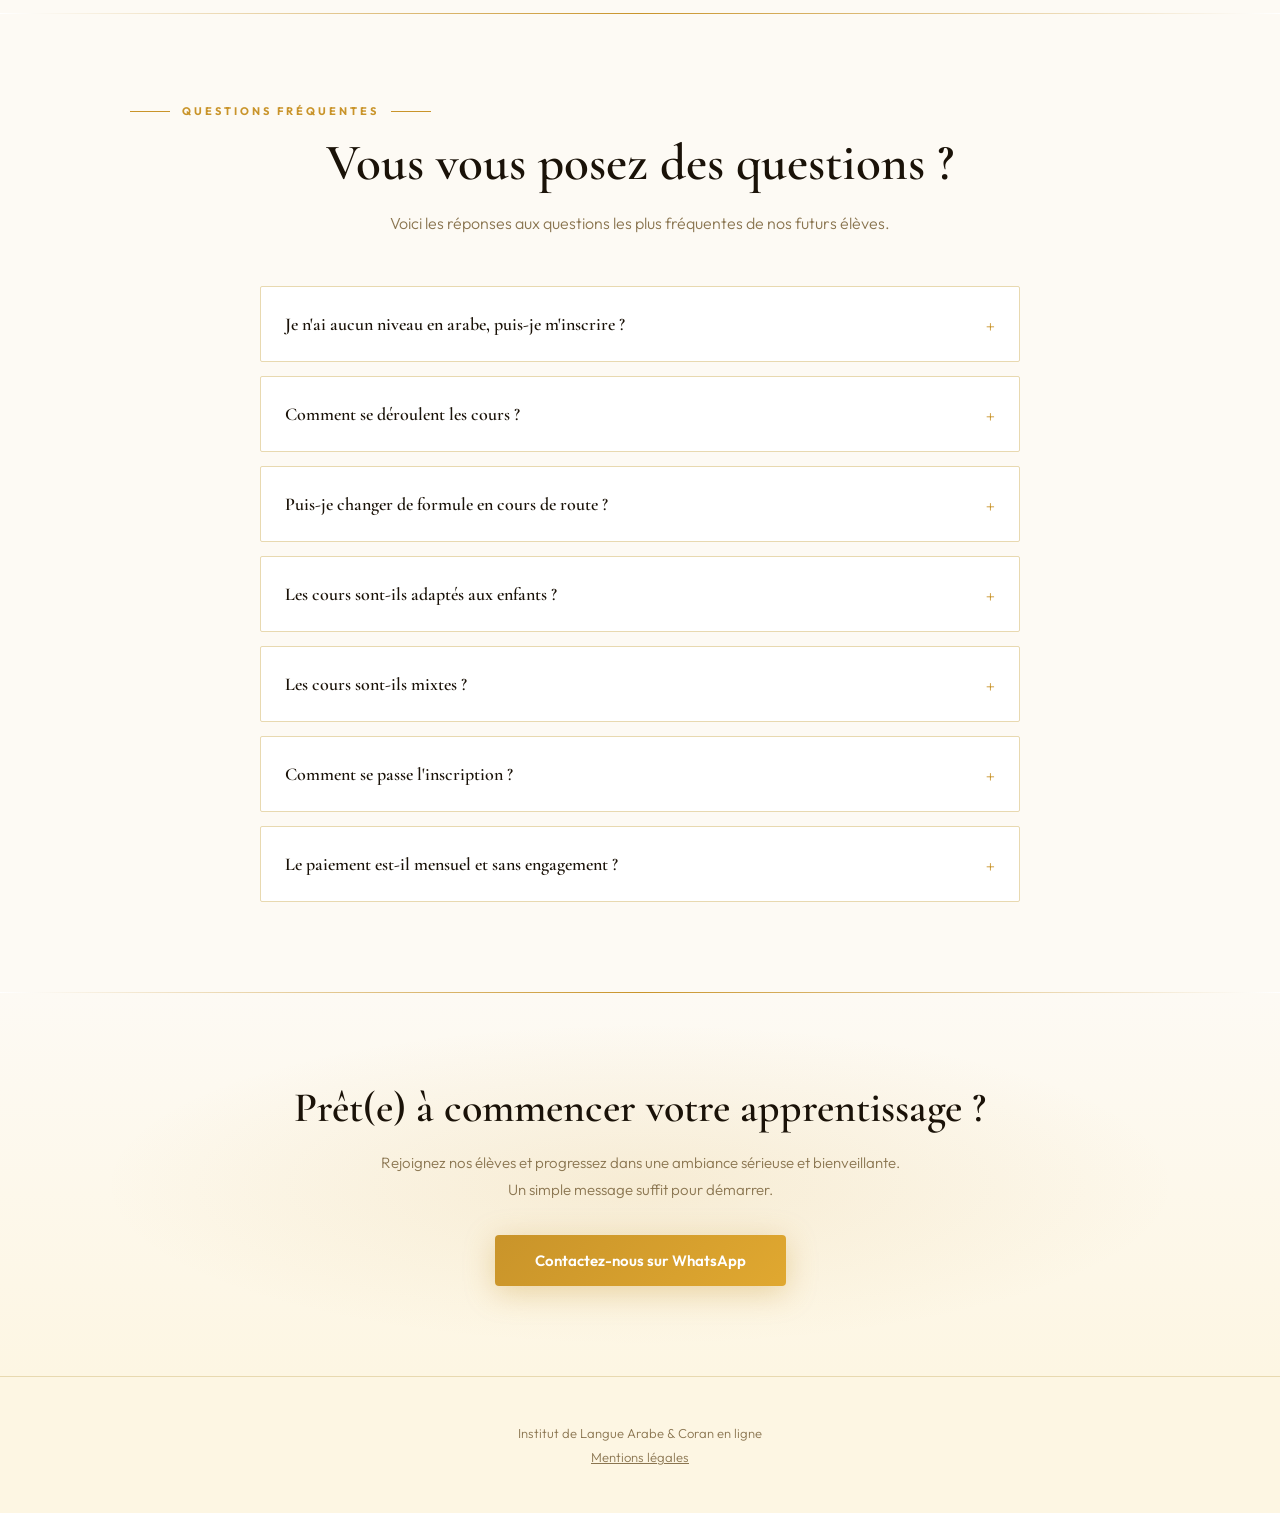
<file: index_3.html>
<!DOCTYPE html>
<html lang="fr">
<head>
<meta charset="UTF-8">
<meta name="viewport" content="width=device-width, initial-scale=1.0">
<title>Falah Institut — Cours d'Arabe et de Coran en Ligne | Hommes, Femmes, Enfants</title>
<meta name="description" content="Apprenez l'arabe et le Coran en ligne avec Falah Institut. Cours en direct via Zoom pour hommes, femmes et enfants, avec des enseignants qualifiés. Méthodes reconnues, suivi personnalisé.">
<meta name="google-site-verification" content="5K8KCXsPNiOXg6FcAoNU2ZX_Attoy7lM3DH7DhUNpo0" />
<link rel="icon" type="image/png" sizes="32x32" href="favicon-32.png">
<link rel="icon" type="image/png" sizes="16x16" href="favicon-16.png">
<link rel="apple-touch-icon" sizes="180x180" href="favicon-180.png">
<meta property="og:title" content="Falah Institut — 🎁 -50% sur votre 1er mois">
<meta property="og:description" content="🎁 Offre Été : -50% sur votre 1er mois. Cours en ligne d'arabe et de Coran pour hommes, femmes et enfants, via Zoom.">
<meta property="og:image" content="https://falahinstitut.github.io/og-image.jpg">
<meta property="og:image:width" content="1200">
<meta property="og:image:height" content="630">
<meta property="og:type" content="website">
<meta property="og:url" content="https://falahinstitut.github.io/">
<meta name="twitter:card" content="summary_large_image">
<meta name="twitter:title" content="Falah Institut — Arabe & Coran en ligne">
<meta name="twitter:description" content="Cours en ligne d'arabe et de Coran pour hommes, femmes et enfants.">
<meta name="twitter:image" content="https://falahinstitut.github.io/og-image.jpg">
<link rel="preconnect" href="https://fonts.googleapis.com">
<link rel="preconnect" href="https://fonts.gstatic.com" crossorigin>
<link href="https://fonts.googleapis.com/css2?family=Amiri:ital,wght@0,400;0,700;1,400&family=Cormorant+Garamond:wght@300;400;500;600;700&family=Outfit:wght@300;400;500;600;700&display=swap" rel="stylesheet">
<link rel="stylesheet" href="style.css">
<script type="application/ld+json">
{
  "@context": "https://schema.org",
  "@type": "EducationalOrganization",
  "name": "Falah Institut",
  "url": "https://falahinstitut.github.io/",
  "logo": "https://falahinstitut.github.io/logo.png",
  "image": "https://falahinstitut.github.io/og-image.jpg",
  "description": "Institut en ligne d'apprentissage de la langue arabe et du Coran, pour hommes, femmes et enfants. Cours collectifs et individuels via Zoom.",
  "sameAs": [],
  "contactPoint": {
    "@type": "ContactPoint",
    "telephone": "+33651969750",
    "contactType": "customer service",
    "areaServed": "FR",
    "availableLanguage": ["French", "Arabic"]
  },
  "hasOfferCatalog": {
    "@type": "OfferCatalog",
    "name": "Formations Falah Institut",
    "itemListElement": [
      { "@type": "Offer", "itemOffered": { "@type": "Course", "name": "Cours de Langue Arabe" } },
      { "@type": "Offer", "itemOffered": { "@type": "Course", "name": "Cours de Coran" } }
    ]
  }
}
</script>
<!-- TikTok Pixel Code Start -->
<script>
!function (w, d, t) {
  w.TiktokAnalyticsObject=t;var ttq=w[t]=w[t]||[];ttq.methods=["page","track","identify","instances","debug","on","off","once","ready","alias","group","enableCookie","disableCookie","holdConsent","revokeConsent","grantConsent"],ttq.setAndDefer=function(t,e){t[e]=function(){t.push([e].concat(Array.prototype.slice.call(arguments,0)))}};for(var i=0;i<ttq.methods.length;i++)ttq.setAndDefer(ttq,ttq.methods[i]);ttq.instance=function(t){for(
var e=ttq._i[t]||[],n=0;n<ttq.methods.length;n++)ttq.setAndDefer(e,ttq.methods[n]);return e},ttq.load=function(e,n){var r="https://analytics.tiktok.com/i18n/pixel/events.js",o=n&&n.partner;ttq._i=ttq._i||{},ttq._i[e]=[],ttq._i[e]._u=r,ttq._t=ttq._t||{},ttq._t[e]=+new Date,ttq._o=ttq._o||{},ttq._o[e]=n||{};n=document.createElement("script")
;n.type="text/javascript",n.async=!0,n.src=r+"?sdkid="+e+"&lib="+t;e=document.getElementsByTagName("script")[0];e.parentNode.insertBefore(n,e)};
  ttq.load('D9JJC5RC77UA1IJTJR0G');
  ttq.page();
}(window, document, 'ttq');
</script>
<!-- TikTok Pixel Code End -->
</head>
<body>

<!-- NAV -->
<nav>
  <div class="nav-left">
    <button class="menu-toggle" id="menuToggle" aria-label="Ouvrir le menu">
      <span></span><span></span><span></span>
    </button>
    <div class="nav-logo">
    <img src="logo.png" alt="Falah Institut">
    <span class="nav-logo-text">Falah Institut</span>
  </div>
  </div>
  <a href="https://wa.me/33651969750?text=Salam%20alaykoum%2C%20je%20souhaiterais%20faire%20%C3%A9valuer%20mon%20niveau%20gratuit%20%2815%20min%29%20pour%20d%C3%A9finir%20le%20cursus%20qui%20me%20convient." target="_blank" rel="noopener" class="nav-cta"><span class="nav-cta-full">📞 Réserver un appel gratuit</span><span class="nav-cta-short">📞 Appel gratuit</span></a>
</nav>

<!-- MOBILE MENU OVERLAY -->
<div class="mobile-menu" id="mobileMenu">
  <div class="mobile-menu-links">
      <a href="index.html" class="active">Accueil</a>
      <a href="#cursus1">Nos Cursus</a>
      <a href="#avis">Avis</a>
      <a href="https://api.whatsapp.com/send?phone=33651969750&text=Salam%20alaykoum%2C%20je%20souhaite%20avoir%20plus%20d%27informations%20sur%20vos%20cours." target="_blank" rel="noopener">Contact</a>
  </div>
</div>


<!-- HERO -->
<section class="hero">
  <div class="arabic-watermark">فلاح</div>
  <div class="hero-inner">
    <div class="hero-content">
    <div class="hero-logo-wrap" style="display:none">
      <img src="logo.png" alt="Falah Institut">
    </div>
    <h1>Apprenez l'<em>Arabe</em><br>& le <em>Coran</em> en ligne</h1>
    <p class="hero-sub">Des cours pour les hommes, les femmes et les enfants, en petit groupe ou individuels, avec des enseignants qualifiés et bienveillants. Depuis chez vous, à votre rythme, dès aujourd'hui.</p>
    <div class="hero-cta">
      <a href="#offres" class="btn-gold">Voir les offres</a>
    </div>
    <div class="promo-banner"><span class="emoji">🎁</span> Offre Été : -50% sur votre 1er mois</div>
    <div class="hero-trust">
      <div class="hero-trust-item"><span class="ico">⭐</span> Avis vérifiés d'élèves</div>
      <div class="hero-trust-item"><span class="ico">💻</span> Cours en direct via Zoom</div>
      <div class="hero-trust-item"><span class="ico">🕌</span> Enseignement authentique</div>
      <div class="hero-trust-item"><span class="ico">📱</span> Réponse rapide sur WhatsApp</div>
    </div>
    </div>
    <div class="hero-visual">
      <div class="hero-video-frame">
        <iframe
          src="https://www.youtube.com/embed/qF54f6sBMEQ"
          title="Présentation de Falah Institut"
          loading="lazy"
          allow="accelerometer; autoplay; clipboard-write; encrypted-media; gyroscope; picture-in-picture; web-share"
          allowfullscreen>
        </iframe>
      </div>
    </div>
  </div>
</section>

<div class="divider"></div>

<!-- METHODE TEASER -->
<section class="methode-teaser">
  <div class="container methode-teaser-inner fade-in">
    <h2>Notre méthode</h2>
    <p>Nous suivons des méthodes reconnues — Al-Arabiya Bayna Yadayk pour l'arabe, Nour al-Bayân pour la lecture du Coran — avec un suivi individualisé et un enseignement fidèle aux sources authentiques.</p>
    <a href="#cursus1" class="methode-link">En savoir plus →</a>
  </div>
</section>

<div class="divider"></div>

<!-- FEATURES -->
<section class="features">
  <div class="container">
    <div class="features-intro fade-in">
      <div class="section-label"><span>Pourquoi nous choisir</span></div>
      <h2 class="section-title">Une pédagogie qui fait la différence</h2>
      <p class="section-sub">Tout est pensé pour que vous progressiez sereinement, où que vous soyez.</p>
    </div>
    <div class="features-grid fade-in">
      <div class="feature-card">
        <div class="feature-icon">🎓</div>
        <div class="feature-title">Enseignants qualifiés</div>
        <div class="feature-desc">Des professeurs sérieux, patients et pédagogues, sélectionnés pour la qualité de leur enseignement.</div>
      </div>
      <div class="feature-card">
        <div class="feature-icon">🎯</div>
        <div class="feature-title">Suivi personnalisé</div>
        <div class="feature-desc">Chaque élève progresse à son rythme, avec un accompagnement adapté à son niveau et ses objectifs.</div>
      </div>
      <div class="feature-card">
        <div class="feature-icon">🕖</div>
        <div class="feature-title">Horaires flexibles</div>
        <div class="feature-desc">Cours disponibles 7j/7 de 9h à 21h, pour s'organiser facilement autour de votre emploi du temps.</div>
      </div>
      <div class="feature-card">
        <div class="feature-icon">💬</div>
        <div class="feature-title">Contact direct</div>
        <div class="feature-desc">Une équipe réactive et disponible sur WhatsApp pour répondre à toutes vos questions.</div>
      </div>
    </div>
  </div>
</section>

<div class="divider"></div>

<!-- TRACKS (choix du cursus) -->
<section class="tracks" id="offres">
  <div class="container">
    <div class="tracks-intro fade-in">
      <div class="section-label"><span>Nos formations</span></div>
      <h2 class="section-title">Choisissez votre cursus</h2>
      <p class="section-sub">Trois parcours structurés, une même exigence de qualité. Découvrez celui qui correspond à votre objectif.</p>
    </div>
    <div class="tracks-grid fade-in">
      <a href="#cursus1" class="track-card">
        <div class="track-image" style="background-image:url('coran.jpg');"></div>
        <div class="track-body">
          <div class="track-title">Fondations & Lecture Fluidifiée</div>
          <div class="track-desc">Passez de zéro à la lecture fluide et autonome du Coran, avec les règles de Tajwid de base.</div>
          <div class="track-link">Découvrir le cursus <span class="arrow">→</span></div>
        </div>
      </a>
      <a href="#cursus2" class="track-card">
        <div class="track-image" style="background-image:url('calligraphie.jpg');"></div>
        <div class="track-body">
          <div class="track-title">Maîtrise de la Langue Arabe</div>
          <div class="track-desc">Comprenez, parlez et écrivez couramment l'arabe grâce à une méthode reconnue et progressive.</div>
          <div class="track-link">Découvrir le cursus <span class="arrow">→</span></div>
        </div>
      </a>
      <a href="#cursus3" class="track-card">
        <div class="track-image" style="background-image:url('mosquee.jpg');"></div>
        <div class="track-body">
          <div class="track-title">Mémorisation & Perfectionnement</div>
          <div class="track-desc">Mémorisez le Coran sur le long terme et perfectionnez votre récitation avec un enseignant qualifié.</div>
          <div class="track-link">Découvrir le cursus <span class="arrow">→</span></div>
        </div>
      </a>
    </div>
  </div>
</section>

<div class="divider"></div>

<!-- CURSUS DETAILS -->
<section class="methode-page methode-page-inline">
  <div class="methode-content">
    <div class="cursus-intro fade-in">
      <div class="section-label"><span>En détail</span></div>
      <h2 class="section-title">Nos 3 cursus, expliqués</h2>
      <p class="section-sub">Découvrez le contenu précis de chaque cursus pour choisir celui qui correspond à votre objectif.</p>
    </div>

    <div class="cursus-block fade-in" id="cursus1">
      <div class="cursus-number">1</div>
      <h2 class="cursus-title">Fondations & Lecture Fluidifiée</h2>
      <div class="cursus-subtitle">Basé sur les méthodes Nour al-Bayân & Nourania</div>

      <div class="cursus-meta-grid">
        <div class="cursus-meta-item">
          <div class="cursus-meta-label">À qui ça s'adresse</div>
          <div class="cursus-meta-value">Débutants complets ou sachant déchiffrer avec difficulté.</div>
        </div>
        <div class="cursus-meta-item">
          <div class="cursus-meta-label">L'objectif</div>
          <div class="cursus-meta-value">Passer de zéro à la lecture fluide et autonome du Coran, en règle de Tajwid de base.</div>
        </div>
        <div class="cursus-meta-item">
          <div class="cursus-meta-label">Durée moyenne</div>
          <div class="cursus-meta-value">3 à 6 mois (indicative, variable selon l'assiduité et le rythme de chacun).</div>
        </div>
      </div>

      <div class="cursus-section-label">Ce que l'élève maîtrise à la fin du cursus :</div>
      <ul class="cursus-list">
        <li>Reconnaissance et prononciation exacte de toutes les lettres arabes (Makharij)</li>
        <li>Lecture fluide des mots complexes avec toutes les voyelles et prolongations</li>
        <li>Application naturelle des règles fondamentales de lecture du Coran</li>
      </ul>

      <div class="cursus-included"><strong>Inclus :</strong> Suivi individuel, exercices pratiques entre chaque cours et bilan mensuel.</div>
    </div>

    <div class="cursus-block fade-in" id="cursus2">
      <div class="cursus-number">2</div>
      <h2 class="cursus-title">Maîtrise de la Langue Arabe</h2>
      <div class="cursus-subtitle">Basé sur la méthode Al-Arabiya Bayna Yadayk</div>

      <div class="cursus-meta-grid">
        <div class="cursus-meta-item">
          <div class="cursus-meta-label">À qui ça s'adresse</div>
          <div class="cursus-meta-value">Élèves sachant déjà lire l'arabe et souhaitant comprendre, parler et écrire couramment.</div>
        </div>
        <div class="cursus-meta-item">
          <div class="cursus-meta-label">L'objectif</div>
          <div class="cursus-meta-value">Acquérir un vocabulaire riche, comprendre le sens des textes et s'exprimer avec aisance.</div>
        </div>
        <div class="cursus-meta-item">
          <div class="cursus-meta-label">Durée moyenne</div>
          <div class="cursus-meta-value">1 à 2 ans par niveau (indicative, variable selon l'assiduité et le rythme de chacun).</div>
        </div>
      </div>

      <div class="cursus-section-label">Ce que l'élève maîtrise à la fin du cursus :</div>
      <ul class="cursus-list">
        <li>Dialogues de la vie quotidienne et expression orale fluide</li>
        <li>Acquisition d'un vocabulaire de plus de 1000 mots clés</li>
        <li>Compréhension directe des textes sans repasser systématiquement par le français</li>
        <li>Bases solides de grammaire et de conjugaison</li>
      </ul>
    </div>

    <div class="cursus-block fade-in" id="cursus3">
      <div class="cursus-number">3</div>
      <h2 class="cursus-title">Mémorisation & Perfectionnement du Coran</h2>
      <div class="cursus-subtitle">Tajwid & Hifdh</div>

      <div class="cursus-meta-grid">
        <div class="cursus-meta-item">
          <div class="cursus-meta-label">À qui ça s'adresse</div>
          <div class="cursus-meta-value">Adultes et enfants lisant déjà couramment le Coran et souhaitant mémoriser ou corriger leur récitation.</div>
        </div>
        <div class="cursus-meta-item">
          <div class="cursus-meta-label">L'objectif</div>
          <div class="cursus-meta-value">Ancrer la mémorisation sur le long terme tout en maîtrisant les règles de Tajwid les plus avancées, avec un enseignant qualifié.</div>
        </div>
        <div class="cursus-meta-item">
          <div class="cursus-meta-label">Durée</div>
          <div class="cursus-meta-value">Continu, accompagnement sur-mesure.</div>
        </div>
      </div>

      <div class="cursus-section-label">Ce que l'élève maîtrise à la fin du cursus :</div>
      <ul class="cursus-list">
        <li>Mémorisation progressive structurée selon un programme personnalisé</li>
        <li>Correction minutieuse de la prononciation et maîtrise du Tajwid théorique et pratique</li>
        <li>Méthode de révision solide pour ne plus oublier les sourates acquises</li>
      </ul>
    </div>

    <div class="cursus-final-cta fade-in">
      <h2>Vous hésitez sur le cursus qui vous correspond ?</h2>
      <p>Rendez-vous individuel sans engagement pour définir votre cursus idéal avec un enseignant.</p>
      <a href="https://wa.me/33651969750?text=Salam%20alaykoum%2C%20je%20souhaiterais%20faire%20%C3%A9valuer%20mon%20niveau%20gratuit%20%2815%20min%29%20pour%20d%C3%A9finir%20le%20cursus%20qui%20me%20convient." target="_blank" rel="noopener" class="btn-gold">Évaluer mon niveau gratuit — 15 min</a>
    </div>
  </div>
</section>

<div class="divider"></div>

<!-- AVIS -->
<section class="avis" id="avis">
  <div class="container">
    <div class="avis-intro fade-in">
      <div class="section-label"><span>Témoignages</span></div>
      <h2 class="section-title">Ce que disent nos élèves</h2>
      <p class="section-sub">Ils nous font confiance, voici leurs retours.</p>
    </div>
    <div class="avis-grid fade-in">
      <div class="avis-card video-card">
        <div class="avis-video-badge">🎬 Témoignage vidéo</div>
        <div class="avis-video-frame">
          <iframe src="https://www.youtube.com/embed/47el6QInoyw" title="Témoignage d'Abou Bakr" loading="lazy" allow="accelerometer; autoplay; clipboard-write; encrypted-media; gyroscope; picture-in-picture; web-share" allowfullscreen></iframe>
        </div>
        <div class="avis-sep"></div>
        <div class="avis-author">
          <div class="avis-avatar">A</div>
          <div><div class="avis-name">Abou Bakr</div><div class="avis-source">Via WhatsApp</div></div>
        </div>
      </div>
      <div class="avis-card video-card">
        <div class="avis-video-badge">🎬 Témoignage vidéo</div>
        <div class="avis-video-frame">
          <iframe src="https://www.youtube.com/embed/kcSCMGFJxWM" title="Témoignage de Mohamed" loading="lazy" allow="accelerometer; autoplay; clipboard-write; encrypted-media; gyroscope; picture-in-picture; web-share" allowfullscreen></iframe>
        </div>
        <div class="avis-sep"></div>
        <div class="avis-author">
          <div class="avis-avatar">M</div>
          <div><div class="avis-name">Mohamed</div><div class="avis-source">Via WhatsApp</div></div>
        </div>
      </div>
      <div class="avis-card video-card">
        <div class="avis-video-badge">🎬 Témoignage vidéo</div>
        <div class="avis-video-frame">
          <iframe src="https://www.youtube.com/embed/t8hU8hcvHuY" title="Témoignage de Mohamed" loading="lazy" allow="accelerometer; autoplay; clipboard-write; encrypted-media; gyroscope; picture-in-picture; web-share" allowfullscreen></iframe>
        </div>
        <div class="avis-sep"></div>
        <div class="avis-author">
          <div class="avis-avatar">M</div>
          <div><div class="avis-name">Mohamed</div><div class="avis-source">Via WhatsApp</div></div>
        </div>
      </div>
      <div class="avis-card video-card">
        <div class="avis-video-badge">🎬 Témoignage vidéo</div>
        <div class="avis-video-frame">
          <iframe src="https://www.youtube.com/embed/e6HG5-jM9xI" title="Témoignage de Nassera" loading="lazy" allow="accelerometer; autoplay; clipboard-write; encrypted-media; gyroscope; picture-in-picture; web-share" allowfullscreen></iframe>
        </div>
        <div class="avis-sep"></div>
        <div class="avis-author">
          <div class="avis-avatar">N</div>
          <div><div class="avis-name">Nassera</div><div class="avis-source">Via WhatsApp</div></div>
        </div>
      </div>
      <div class="avis-card video-card">
        <div class="avis-video-badge">🎬 Témoignage vidéo</div>
        <div class="avis-video-frame">
          <iframe src="https://www.youtube.com/embed/inPe0hY8s2E" title="Témoignage de Chemseddine" loading="lazy" allow="accelerometer; autoplay; clipboard-write; encrypted-media; gyroscope; picture-in-picture; web-share" allowfullscreen></iframe>
        </div>
        <div class="avis-sep"></div>
        <div class="avis-author">
          <div class="avis-avatar">C</div>
          <div><div class="avis-name">Chemseddine</div><div class="avis-source">Via WhatsApp</div></div>
        </div>
      </div>
      <div class="avis-card">
        <div class="avis-quote">"</div>
        <div class="avis-stars">★★★★★</div>
        <p class="avis-text">Je recommande vivement cet institut, empreint de valeurs humaines et religieuses. C'est un cadre respectueux, sérieux et serein, avec une touche de simplicité et de miséricorde qui permet d'apprendre en toute quiétude, dans la joie et la bonne humeur toujours. Juste Merci d'être là pour nous 🤲</p>
        <div class="avis-sep"></div>
        <div class="avis-author">
          <div class="avis-avatar">N</div>
          <div><div class="avis-name">Nehla</div><div class="avis-source">Via WhatsApp</div></div>
        </div>
      </div>
      <div class="avis-card">
        <div class="avis-quote">"</div>
        <div class="avis-stars">★★★★★</div>
        <p class="avis-text">Je recommande cet institut ! Ma professeure d'arabe est vraiment au top : sérieuse, patiente, bienveillante, à l'écoute et très pédagogue. Elle prend toujours le temps de répondre à mes questions et s'adapte à mon rythme, ce qui rend les cours agréables et motivants. L'équipe est également très réactive, disponible et assure un excellent suivi. C'est un vrai plaisir d'apprendre dans ces conditions. Merci pour votre professionnalisme !</p>
        <div class="avis-sep"></div>
        <div class="avis-author">
          <div class="avis-avatar">M</div>
          <div><div class="avis-name">Myriam</div><div class="avis-source">Via WhatsApp</div></div>
        </div>
      </div>
      <div class="avis-card">
        <div class="avis-quote">"</div>
        <div class="avis-stars">★★★★★</div>
        <p class="avis-text">Tres bon institut, l'enseignement y est serieux et de qualité, avec un programme complet et adapté à chaque eleve. On y apprend dans une belle ambiance, alliant rigueur, bienveillance et fraternite. Les enseignants sont qualifiés, pedagogues et ont à coeur de transmettre leur savoir.</p>
        <div class="avis-sep"></div>
        <div class="avis-author">
          <div class="avis-avatar">L</div>
          <div><div class="avis-name">Lili_D</div><div class="avis-source">Via TikTok</div></div>
        </div>
      </div>
      <div class="avis-card">
        <div class="avis-quote">"</div>
        <div class="avis-stars">★★★★★</div>
        <p class="avis-text">Très heureuse de suivre mes cours d'arabe dans cet institut. J'avance vraiment bien grâce au mou3alim qui est très patient et qui explique toujours clairement. L'ambiance dans la classe est très agréable et motivante. Je recommande cet institut à toute personne qui souhaite apprendre.</p>
        <div class="avis-sep"></div>
        <div class="avis-author">
          <div class="avis-avatar">A</div>
          <div><div class="avis-name">Azzouz Wahiba</div><div class="avis-source">Via Facebook</div></div>
        </div>
      </div>
      <div class="avis-card">
        <div class="avis-quote">"</div>
        <div class="avis-stars">★★★★★</div>
        <p class="avis-text">Institut avec des professeurs très sérieux, à l'écoute des élèves.... Je recommande vivement 🤍</p>
        <div class="avis-sep"></div>
        <div class="avis-author">
          <div class="avis-avatar">N</div>
          <div><div class="avis-name">Nassera</div><div class="avis-source">Via WhatsApp</div></div>
        </div>
      </div>

      <div class="avis-card">
        <div class="avis-quote">"</div>
        <div class="avis-stars">★★★★★</div>
        <p class="avis-text">Je suis les cours depuis quelques mois, et je prends Allah pour témoin que les cours sont profitables. Les deux professeurs que j'ai sont compétents et ont de la patience dans l'enseignement. Je tiens à préciser que comme dans tout apprentissage, il est nécessaire de travailler en dehors des cours pour bien évoluer. Qu'Allah nous facilite tous 🤲</p>
        <div class="avis-sep"></div>
        <div class="avis-author">
          <div class="avis-avatar">M</div>
          <div><div class="avis-name">Mohamed</div><div class="avis-source">Via WhatsApp</div></div>
        </div>
      </div>

    </div>
  </div>
</section>

<div class="divider"></div>

<!-- FAQ -->
<section class="faq">
  <div class="container">
    <div class="faq-intro fade-in">
      <div class="section-label"><span>Questions fréquentes</span></div>
      <h2 class="section-title">Vous vous posez des questions ?</h2>
      <p class="section-sub">Voici les réponses aux questions les plus fréquentes de nos futurs élèves.</p>
    </div>
    <div class="faq-list fade-in">
      <details class="faq-item">
        <summary>Je n'ai aucun niveau en arabe, puis-je m'inscrire ?</summary>
        <p class="faq-answer">Bien sûr ! Nos formules s'adaptent à tous les niveaux, du débutant complet à l'élève confirmé. Un premier échange sur WhatsApp permet de définir le point de départ le plus adapté.</p>
      </details>
      <details class="faq-item">
        <summary>Comment se déroulent les cours ?</summary>
        <p class="faq-answer">Tous les cours ont lieu en ligne via Zoom, en direct avec votre enseignant(e). Vous recevez le lien de connexion avant chaque séance, et pouvez suivre les cours depuis chez vous, où que vous soyez.</p>
      </details>
      <details class="faq-item">
        <summary>Puis-je changer de formule en cours de route ?</summary>
        <p class="faq-answer">Oui, il est tout à fait possible de passer d'un cours collectif à un cours individuel (ou inversement) selon votre progression et vos disponibilités. Il suffit d'en discuter avec nous sur WhatsApp.</p>
      </details>
      <details class="faq-item">
        <summary>Les cours sont-ils adaptés aux enfants ?</summary>
        <p class="faq-answer">Oui, nous proposons des cours pour les femmes, les enfants et les hommes, avec une pédagogie adaptée à chaque public.</p>
      </details>
      <details class="faq-item">
        <summary>Les cours sont-ils mixtes ?</summary>
        <p class="faq-answer">Non, les cours ne sont pas mixtes. Les hommes sont enseignés par des hommes et les femmes par des femmes. De même, il n'y a pas de mixité au sein des groupes.</p>
      </details>
      <details class="faq-item">
        <summary>Comment se passe l'inscription ?</summary>
        <p class="faq-answer">Rien de plus simple : contactez-nous directement sur WhatsApp en cliquant sur un bouton d'inscription. Nous échangeons ensemble sur vos objectifs et vous accompagnons pour démarrer rapidement.</p>
      </details>
      <details class="faq-item">
        <summary>Le paiement est-il mensuel et sans engagement ?</summary>
        <p class="faq-answer">Oui, nos formules fonctionnent sur un abonnement mensuel, sans engagement de durée. Vous restez libre d'ajuster votre formule à tout moment.</p>
      </details>
    </div>
  </div>
</section>

<div class="divider"></div>

<!-- CTA FINALE -->
<section class="final-cta">
  <div class="container final-cta-inner">
    <h2>Prêt(e) à commencer votre apprentissage ?</h2>
    <p>Rejoignez nos élèves et progressez dans une ambiance sérieuse et bienveillante. Un simple message suffit pour démarrer.</p>
    <a href="https://api.whatsapp.com/send?phone=33651969750&text=Salam%20alaykoum%2C%20je%20souhaite%20avoir%20plus%20d%27informations%20sur%20vos%20cours." target="_blank" rel="noopener" class="btn-gold">Contactez-nous sur WhatsApp</a>
  </div>
</section>

<!-- FOOTER -->
<footer>
  <div class="footer-logo" style="display:none">
    <img src="logo.png" alt="Falah Institut">
  </div>
  <p class="footer-text">Institut de Langue Arabe & Coran en ligne</p>
  <p class="footer-text" style="margin-top:8px;"><a href="mentions-legales.html" style="color:inherit;">Mentions légales</a></p>
</footer>

<script>
  const observer = new IntersectionObserver((entries) => {
    entries.forEach(entry => { if (entry.isIntersecting) entry.target.classList.add('visible'); });
  }, { threshold: 0.1 });
  document.querySelectorAll('.fade-in').forEach(el => observer.observe(el));

  const menuToggle = document.getElementById('menuToggle');
  const mobileMenu = document.getElementById('mobileMenu');
  const menuClose = document.getElementById('menuClose');
  function openMenu() { mobileMenu.classList.add('open'); document.body.classList.add('menu-open'); }
  function closeMenu() { mobileMenu.classList.remove('open'); document.body.classList.remove('menu-open'); }
  if (menuToggle) menuToggle.addEventListener('click', openMenu);
  if (menuClose) menuClose.addEventListener('click', closeMenu);
  document.querySelectorAll('.mobile-menu-links a').forEach(a => a.addEventListener('click', closeMenu));
  document.addEventListener('click', function(e) {
    if (mobileMenu.classList.contains('open') && !mobileMenu.contains(e.target) && !menuToggle.contains(e.target)) {
      closeMenu();
    }
  });

  document.querySelectorAll('a[href^="#"]').forEach(anchor => {
    anchor.addEventListener('click', function(e) {
      e.preventDefault();
      document.querySelector(this.getAttribute('href')).scrollIntoView({ behavior: 'smooth' });
    });
  });
</script>
<a href="https://api.whatsapp.com/send?phone=33651969750&text=Salam%20alaykoum%2C%20je%20souhaite%20avoir%20plus%20d%27informations%20sur%20vos%20cours." class="whatsapp-float" aria-label="Contactez-nous sur WhatsApp">
  <svg viewBox="0 0 32 32" fill="#fff" xmlns="http://www.w3.org/2000/svg">
    <path d="M16.001 3C9.373 3 4 8.373 4 15c0 2.386.697 4.61 1.902 6.484L4 29l7.72-1.865A11.94 11.94 0 0 0 16.001 27C22.628 27 28 21.627 28 15S22.628 3 16.001 3zm0 21.6a9.55 9.55 0 0 1-4.87-1.335l-.35-.208-4.583 1.107 1.222-4.463-.228-.36A9.56 9.56 0 0 1 6.4 15c0-5.294 4.307-9.6 9.601-9.6 5.293 0 9.6 4.306 9.6 9.6 0 5.293-4.307 9.6-9.6 9.6zm5.264-7.19c-.288-.144-1.706-.842-1.97-.938-.264-.096-.456-.144-.648.144-.192.288-.744.938-.912 1.13-.168.192-.336.216-.624.072-.288-.144-1.216-.448-2.317-1.428-.856-.763-1.434-1.706-1.602-1.994-.168-.288-.018-.444.126-.588.13-.129.288-.336.432-.504.144-.168.192-.288.288-.48.096-.192.048-.36-.024-.504-.072-.144-.648-1.562-.888-2.14-.234-.562-.472-.486-.648-.495l-.552-.01c-.192 0-.504.072-.768.36-.264.288-1.008.984-1.008 2.4 0 1.416 1.032 2.784 1.176 2.976.144.192 2.03 3.1 4.918 4.347.687.297 1.223.474 1.641.606.689.219 1.316.188 1.812.114.553-.083 1.706-.697 1.946-1.371.24-.674.24-1.251.168-1.371-.072-.12-.264-.192-.552-.336z"/>
  </svg>
</a>
</body>
</html>
</file>
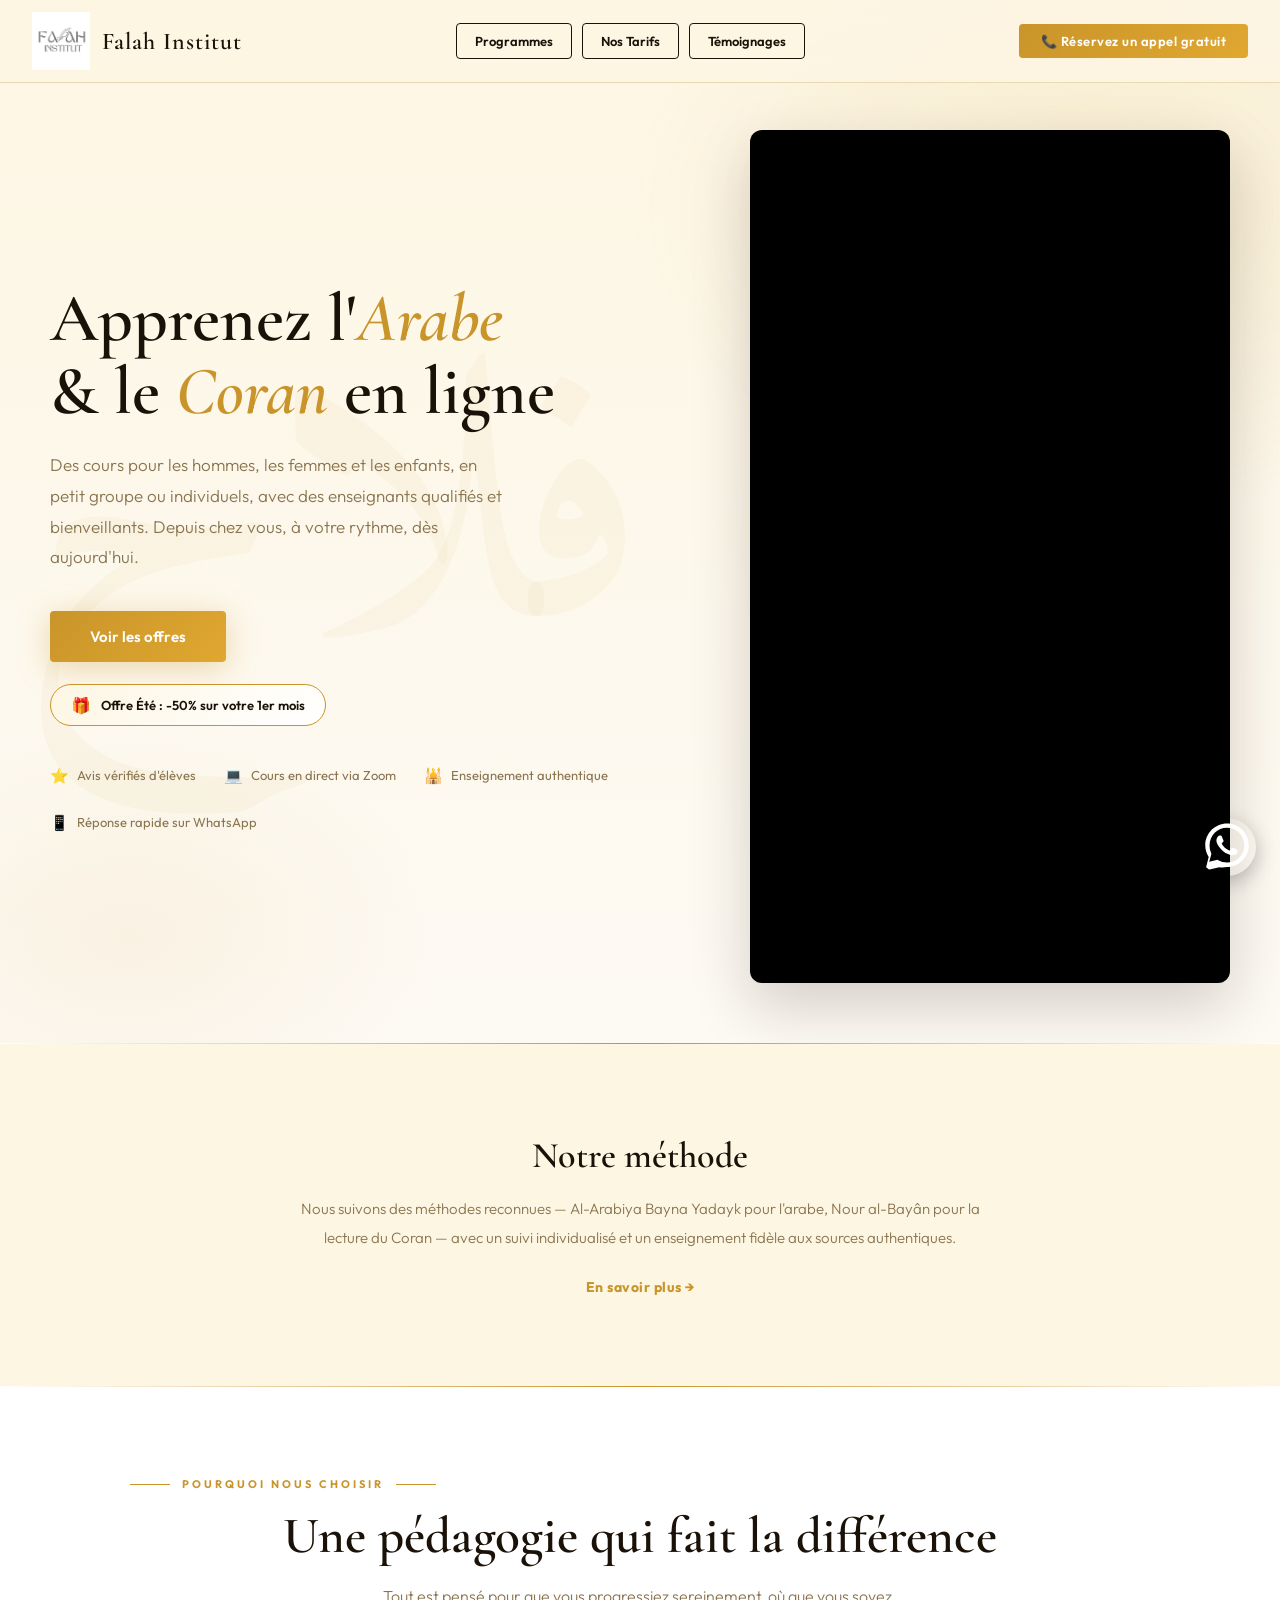
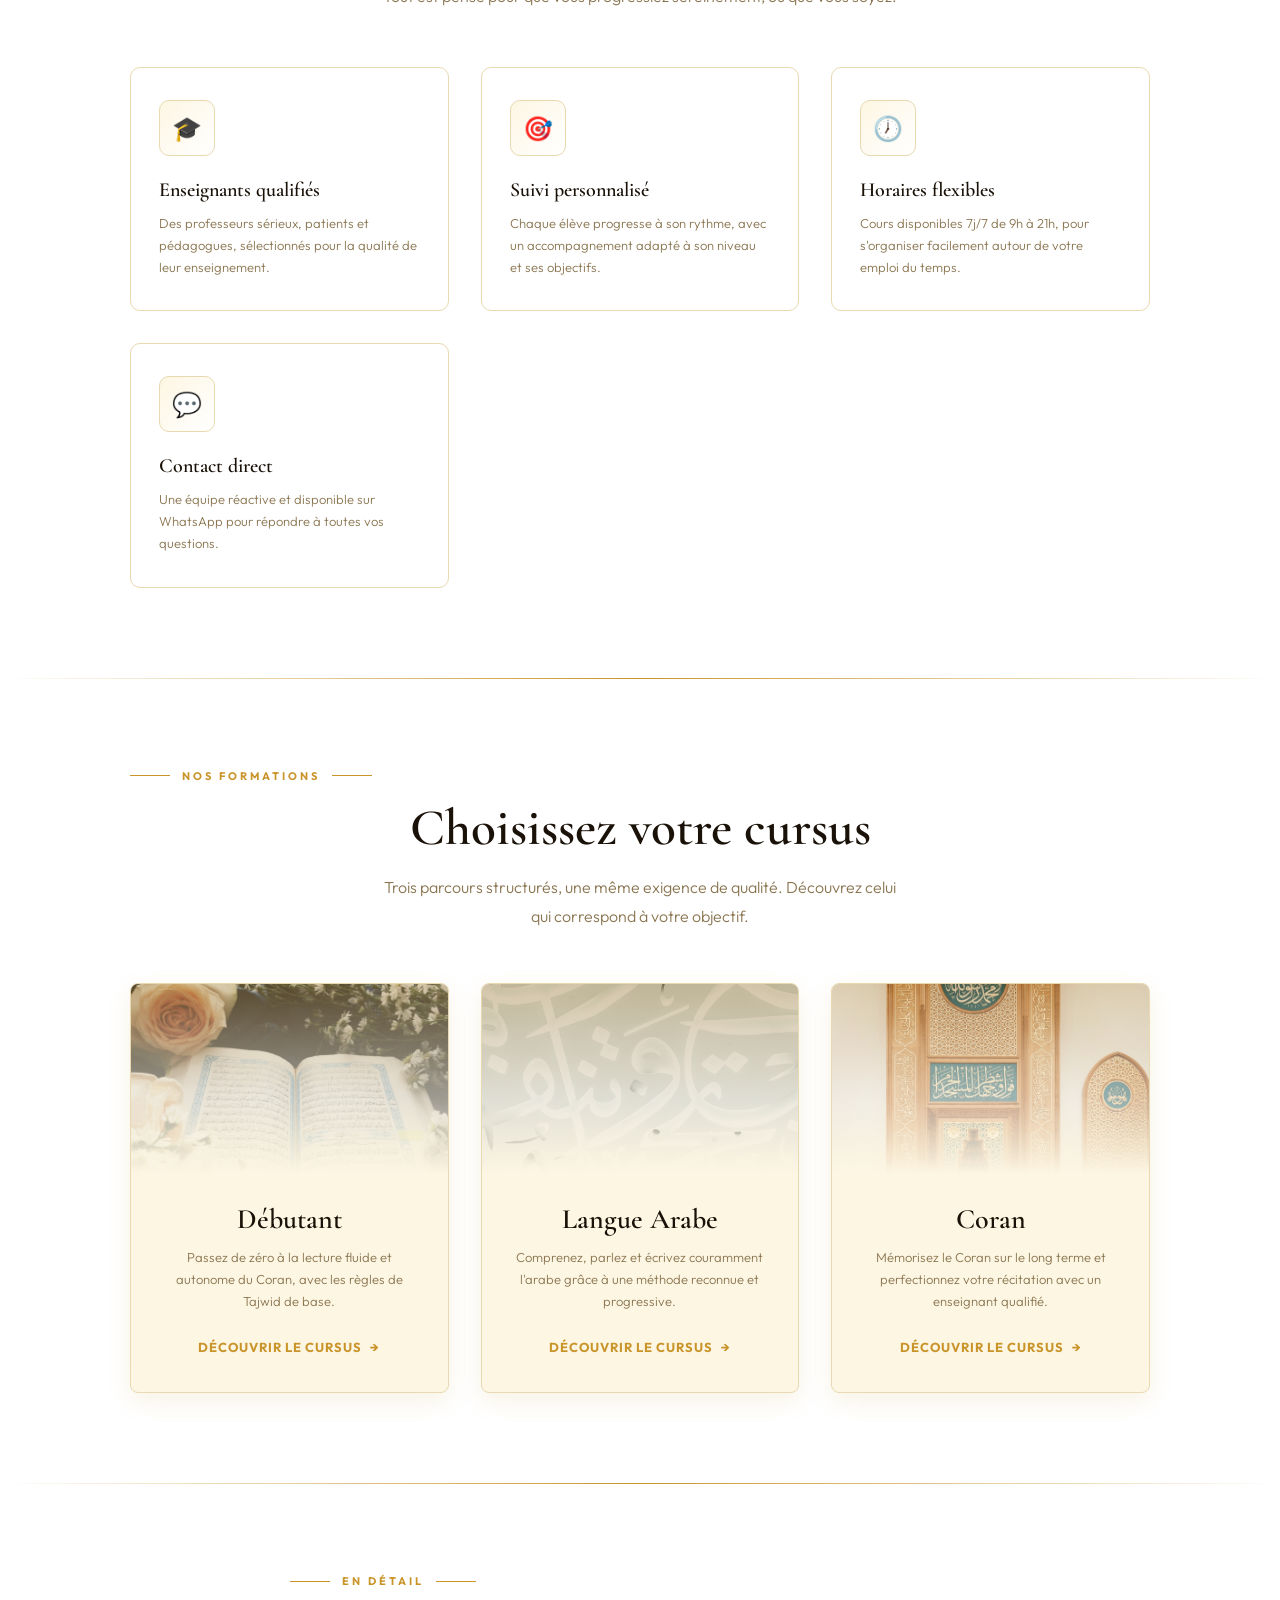
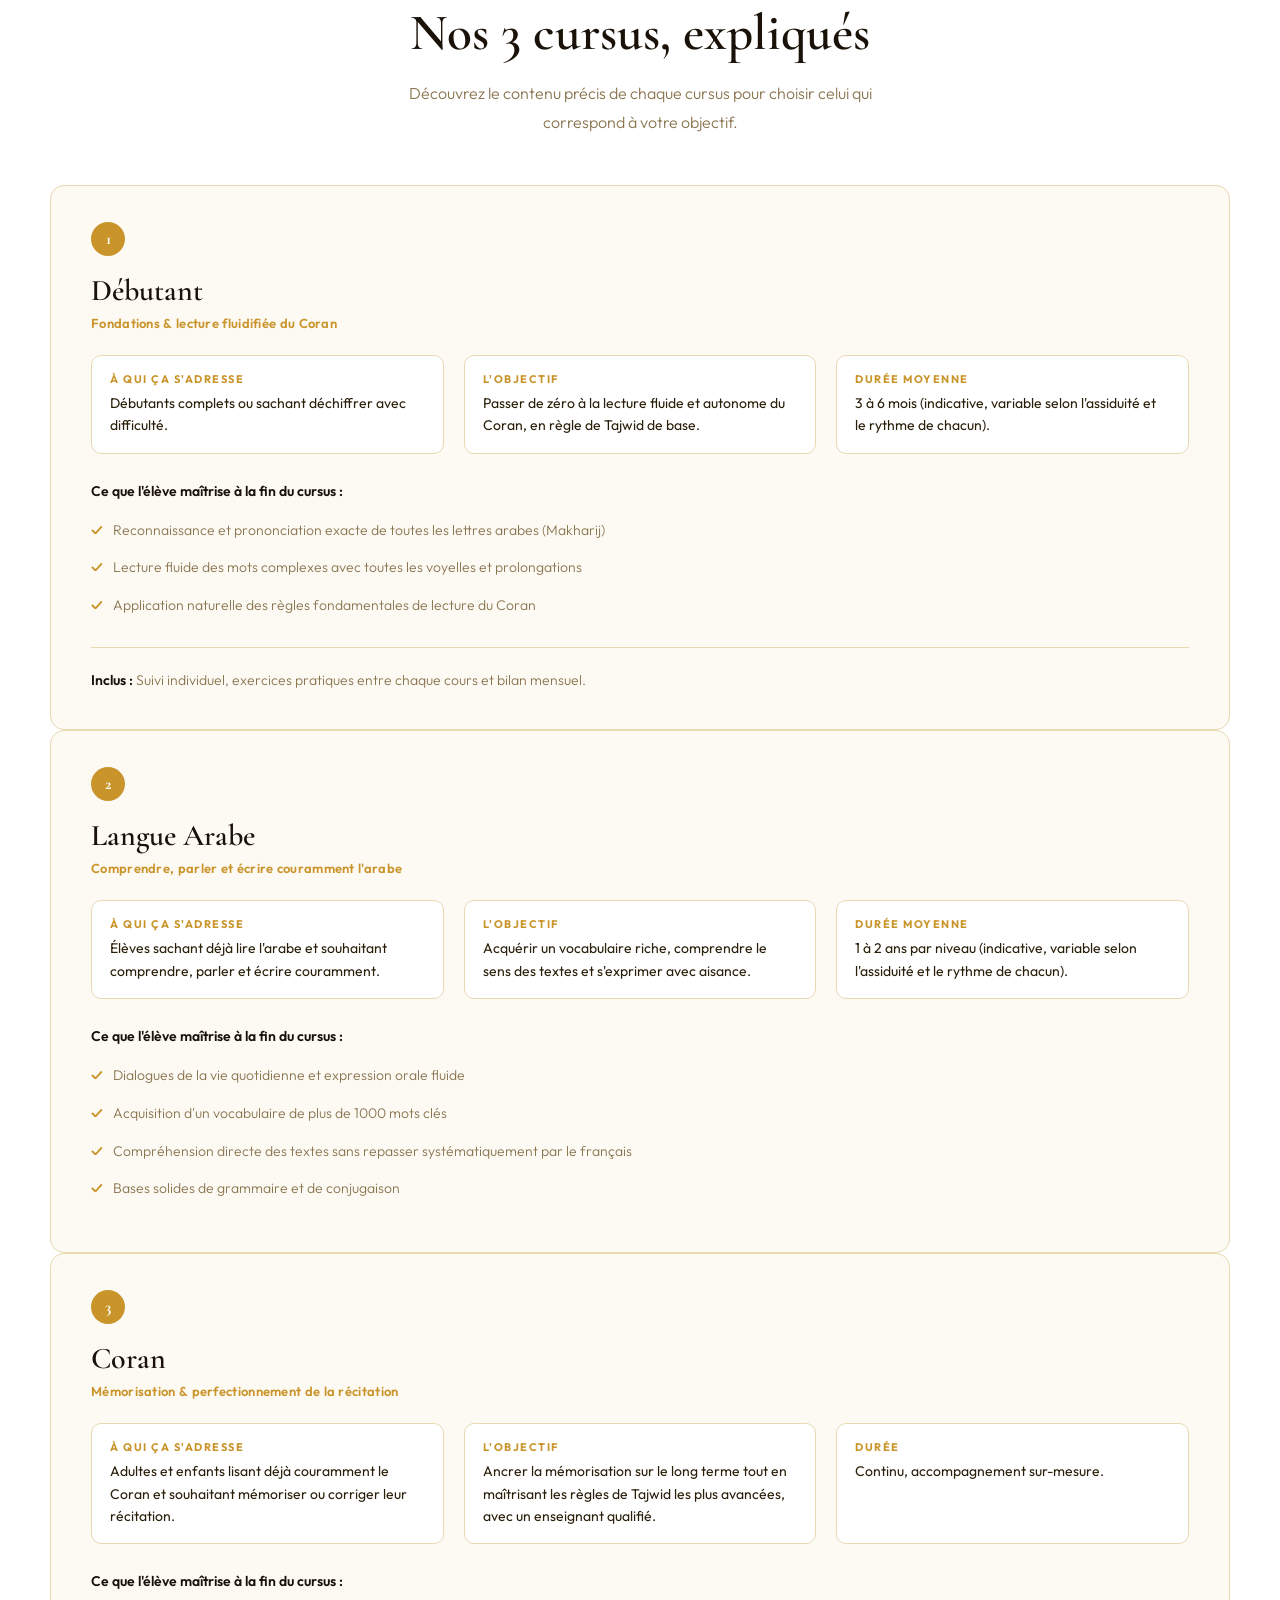
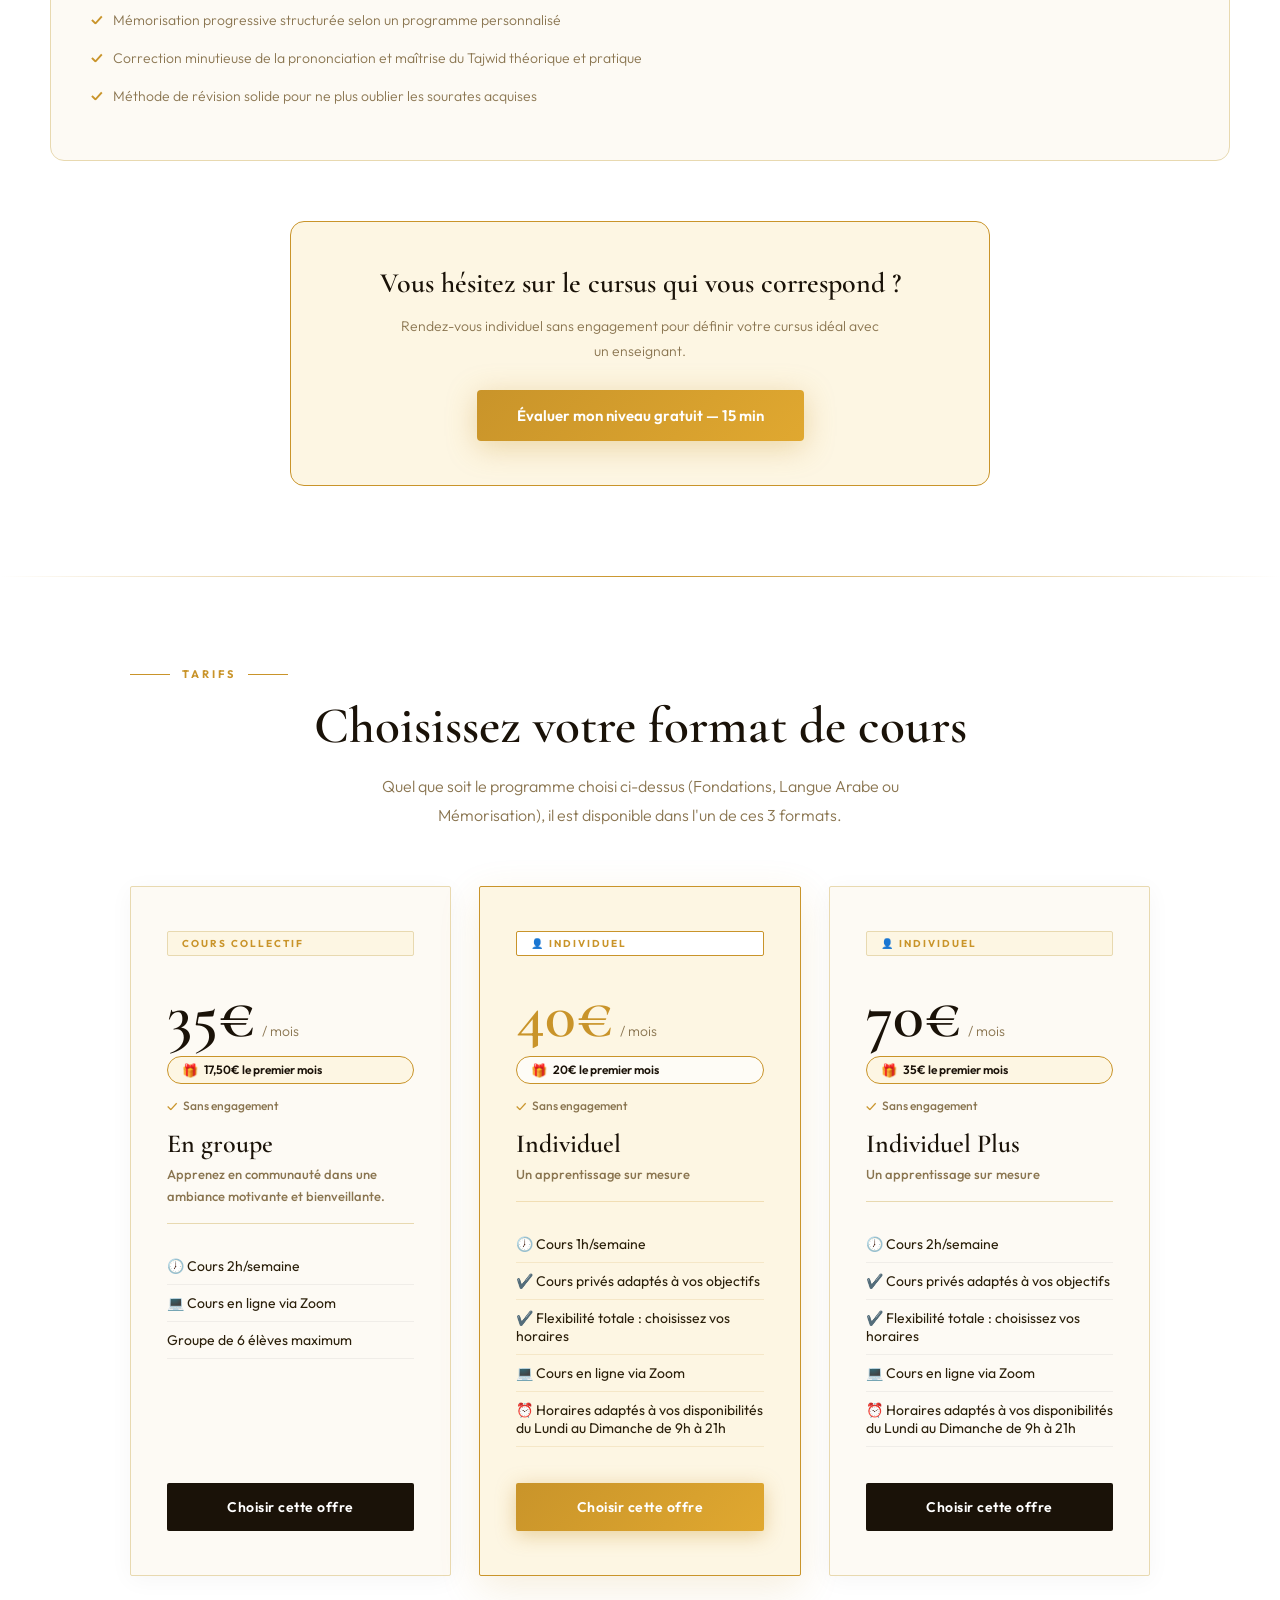
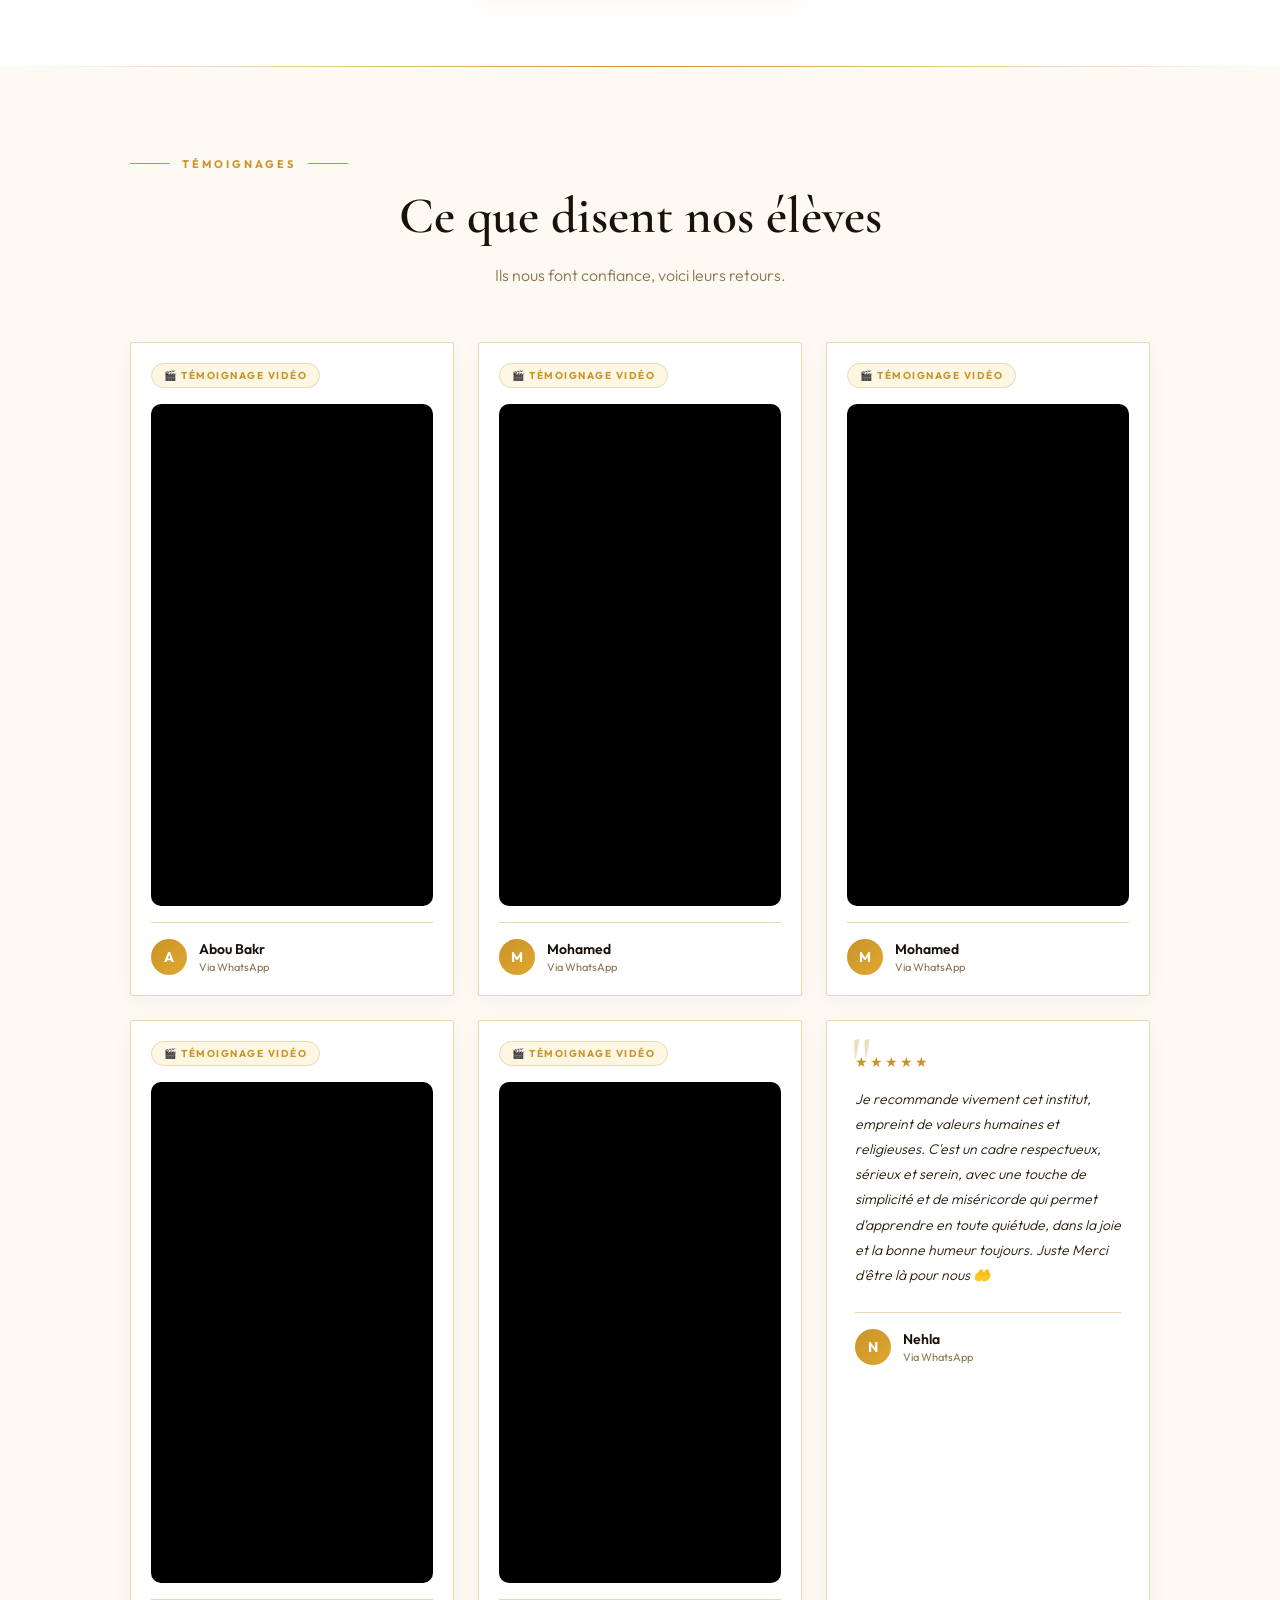
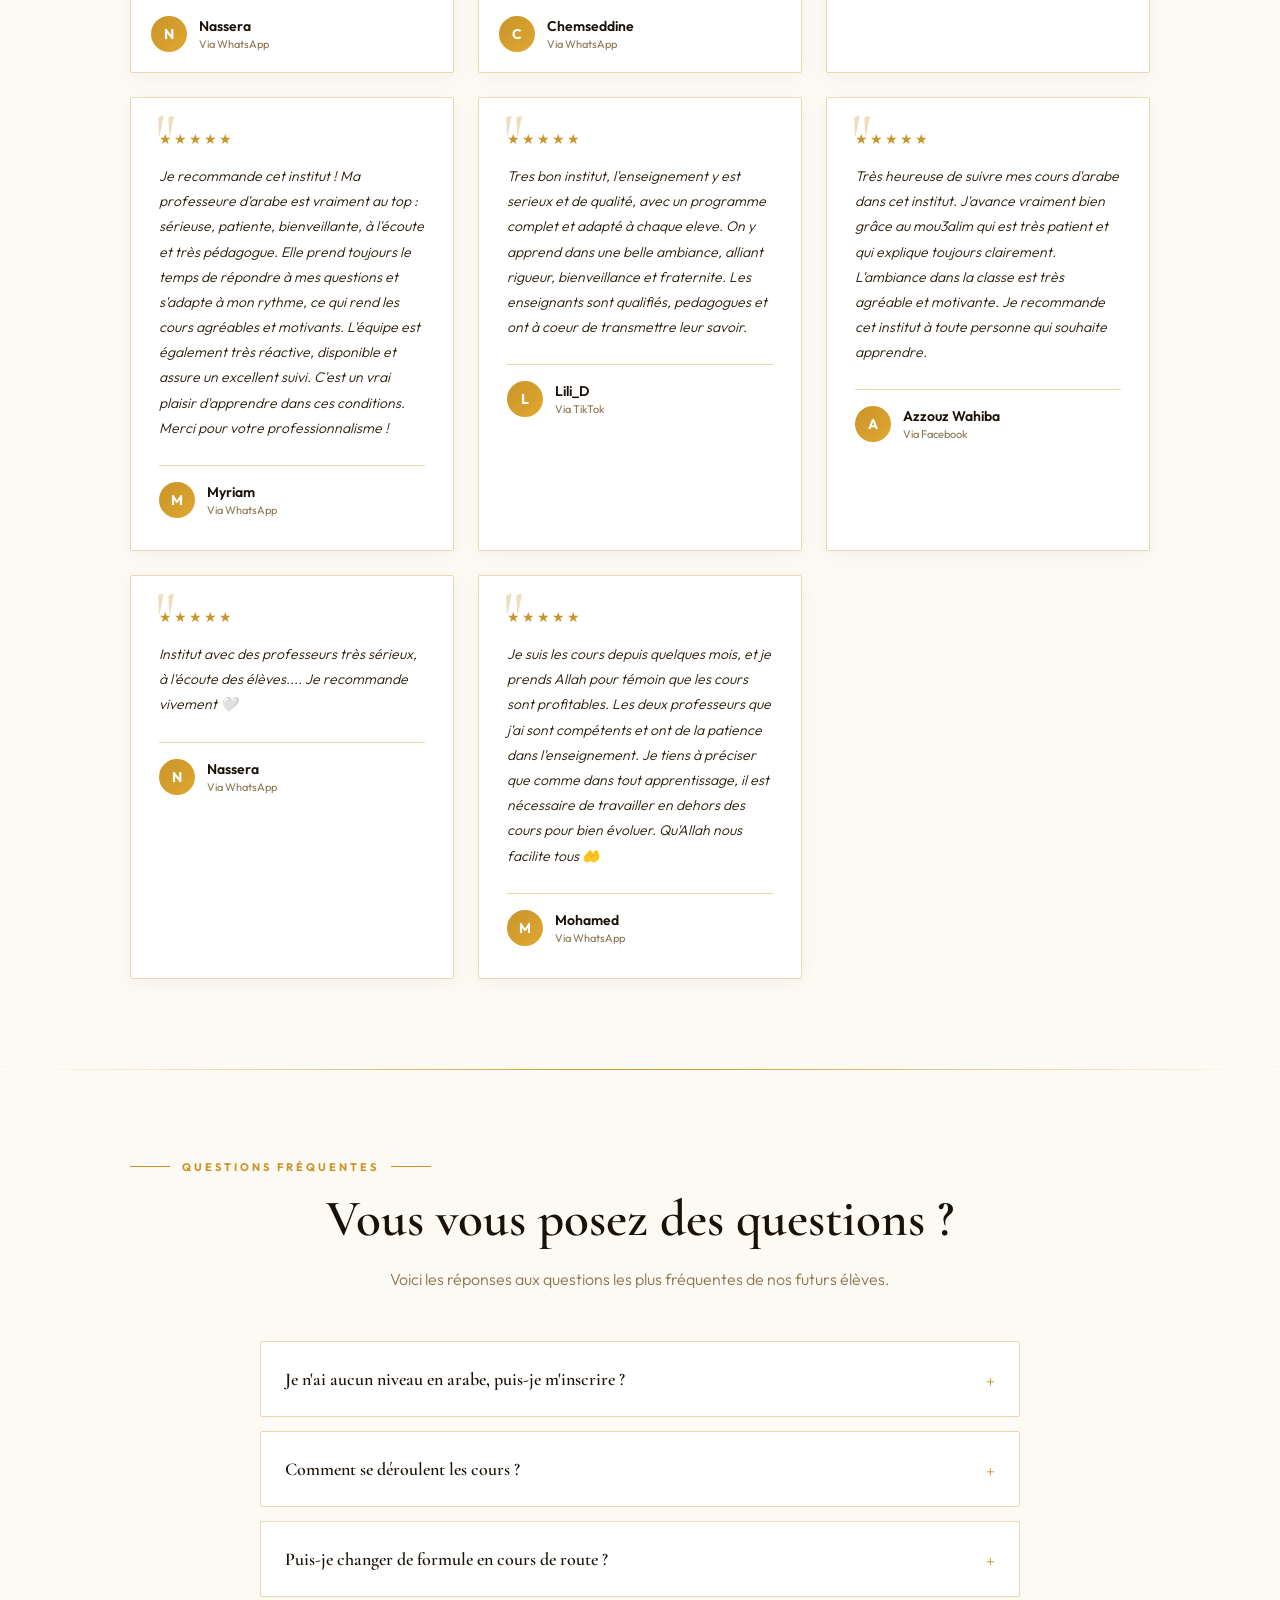
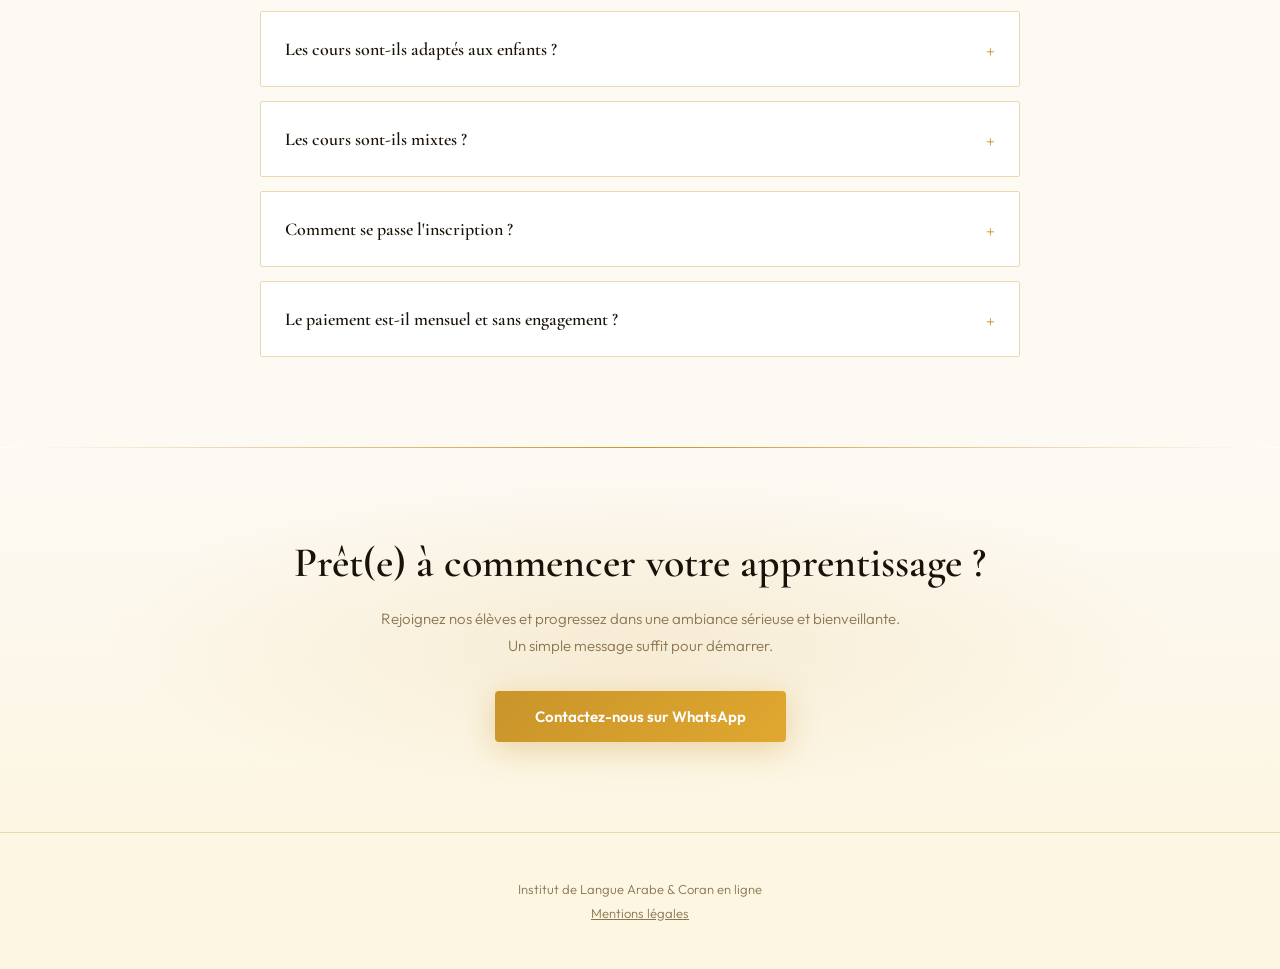
<file: index_5.html>
<!DOCTYPE html>
<html lang="fr">
<head>
<meta charset="UTF-8">
<meta name="viewport" content="width=device-width, initial-scale=1.0">
<title>Falah Institut — Cours d'Arabe et de Coran en Ligne | Hommes, Femmes, Enfants</title>
<meta name="description" content="Apprenez l'arabe et le Coran en ligne avec Falah Institut. Cours en direct via Zoom pour hommes, femmes et enfants, avec des enseignants qualifiés. Méthodes reconnues, suivi personnalisé.">
<meta name="google-site-verification" content="5K8KCXsPNiOXg6FcAoNU2ZX_Attoy7lM3DH7DhUNpo0" />
<link rel="icon" type="image/png" sizes="32x32" href="favicon-32.png">
<link rel="icon" type="image/png" sizes="16x16" href="favicon-16.png">
<link rel="apple-touch-icon" sizes="180x180" href="favicon-180.png">
<meta property="og:title" content="Falah Institut — 🎁 -50% sur votre 1er mois">
<meta property="og:description" content="🎁 Offre Été : -50% sur votre 1er mois. Cours en ligne d'arabe et de Coran pour hommes, femmes et enfants, via Zoom.">
<meta property="og:image" content="https://falahinstitut.github.io/og-image.jpg">
<meta property="og:image:width" content="1200">
<meta property="og:image:height" content="630">
<meta property="og:type" content="website">
<meta property="og:url" content="https://falahinstitut.github.io/">
<meta name="twitter:card" content="summary_large_image">
<meta name="twitter:title" content="Falah Institut — Arabe & Coran en ligne">
<meta name="twitter:description" content="Cours en ligne d'arabe et de Coran pour hommes, femmes et enfants.">
<meta name="twitter:image" content="https://falahinstitut.github.io/og-image.jpg">
<link rel="preconnect" href="https://fonts.googleapis.com">
<link rel="preconnect" href="https://fonts.gstatic.com" crossorigin>
<link href="https://fonts.googleapis.com/css2?family=Amiri:ital,wght@0,400;0,700;1,400&family=Cormorant+Garamond:wght@300;400;500;600;700&family=Outfit:wght@300;400;500;600;700&display=swap" rel="stylesheet">
<link rel="stylesheet" href="style.css">
<script type="application/ld+json">
{
  "@context": "https://schema.org",
  "@type": "EducationalOrganization",
  "name": "Falah Institut",
  "url": "https://falahinstitut.github.io/",
  "logo": "https://falahinstitut.github.io/logo.png",
  "image": "https://falahinstitut.github.io/og-image.jpg",
  "description": "Institut en ligne d'apprentissage de la langue arabe et du Coran, pour hommes, femmes et enfants. Cours collectifs et individuels via Zoom.",
  "sameAs": [],
  "contactPoint": {
    "@type": "ContactPoint",
    "telephone": "+33651969750",
    "contactType": "customer service",
    "areaServed": "FR",
    "availableLanguage": ["French", "Arabic"]
  },
  "hasOfferCatalog": {
    "@type": "OfferCatalog",
    "name": "Formations Falah Institut",
    "itemListElement": [
      { "@type": "Offer", "itemOffered": { "@type": "Course", "name": "Cours de Langue Arabe" } },
      { "@type": "Offer", "itemOffered": { "@type": "Course", "name": "Cours de Coran" } }
    ]
  }
}
</script>
<!-- TikTok Pixel Code Start -->
<script>
!function (w, d, t) {
  w.TiktokAnalyticsObject=t;var ttq=w[t]=w[t]||[];ttq.methods=["page","track","identify","instances","debug","on","off","once","ready","alias","group","enableCookie","disableCookie","holdConsent","revokeConsent","grantConsent"],ttq.setAndDefer=function(t,e){t[e]=function(){t.push([e].concat(Array.prototype.slice.call(arguments,0)))}};for(var i=0;i<ttq.methods.length;i++)ttq.setAndDefer(ttq,ttq.methods[i]);ttq.instance=function(t){for(
var e=ttq._i[t]||[],n=0;n<ttq.methods.length;n++)ttq.setAndDefer(e,ttq.methods[n]);return e},ttq.load=function(e,n){var r="https://analytics.tiktok.com/i18n/pixel/events.js",o=n&&n.partner;ttq._i=ttq._i||{},ttq._i[e]=[],ttq._i[e]._u=r,ttq._t=ttq._t||{},ttq._t[e]=+new Date,ttq._o=ttq._o||{},ttq._o[e]=n||{};n=document.createElement("script")
;n.type="text/javascript",n.async=!0,n.src=r+"?sdkid="+e+"&lib="+t;e=document.getElementsByTagName("script")[0];e.parentNode.insertBefore(n,e)};
  ttq.load('D9JJC5RC77UA1IJTJR0G');
  ttq.page();
}(window, document, 'ttq');
</script>
<!-- TikTok Pixel Code End -->
</head>
<body>

<!-- NAV -->
<nav>
  <div class="nav-logo">
    <img src="logo.png" alt="Falah Institut">
    <span class="nav-logo-text">Falah Institut</span>
  </div>
  <div class="nav-links">
    <a href="#cursus1">Programmes</a>
    <a href="#tarifs">Nos Tarifs</a>
    <a href="#avis">Témoignages</a>
  </div>
  <a href="https://wa.me/33651969750?text=Salam%20alaykoum%2C%20je%20souhaiterais%20faire%20%C3%A9valuer%20mon%20niveau%20gratuit%20%2815%20min%29%20pour%20d%C3%A9finir%20le%20cursus%20qui%20me%20convient." target="_blank" rel="noopener" class="nav-cta">📞 Réservez un appel gratuit</a>
</nav>


<!-- HERO -->
<section class="hero">
  <div class="arabic-watermark">فلاح</div>
  <div class="hero-inner">
    <div class="hero-content">
    <div class="hero-logo-wrap" style="display:none">
      <img src="logo.png" alt="Falah Institut">
    </div>
    <h1>Apprenez l'<em>Arabe</em><br>& le <em>Coran</em> en ligne</h1>
    <p class="hero-sub">Des cours pour les hommes, les femmes et les enfants, en petit groupe ou individuels, avec des enseignants qualifiés et bienveillants. Depuis chez vous, à votre rythme, dès aujourd'hui.</p>
    <div class="hero-cta">
      <a href="#offres" class="btn-gold">Voir les offres</a>
    </div>
    <div class="promo-banner"><span class="emoji">🎁</span> Offre Été : -50% sur votre 1er mois</div>
    <div class="hero-trust">
      <div class="hero-trust-item"><span class="ico">⭐</span> Avis vérifiés d'élèves</div>
      <div class="hero-trust-item"><span class="ico">💻</span> Cours en direct via Zoom</div>
      <div class="hero-trust-item"><span class="ico">🕌</span> Enseignement authentique</div>
      <div class="hero-trust-item"><span class="ico">📱</span> Réponse rapide sur WhatsApp</div>
    </div>
    </div>
    <div class="hero-visual">
      <div class="hero-video-frame">
        <iframe
          src="https://www.youtube.com/embed/qF54f6sBMEQ"
          title="Présentation de Falah Institut"
          loading="lazy"
          allow="accelerometer; autoplay; clipboard-write; encrypted-media; gyroscope; picture-in-picture; web-share"
          allowfullscreen>
        </iframe>
      </div>
    </div>
  </div>
</section>

<div class="divider"></div>

<!-- METHODE TEASER -->
<section class="methode-teaser">
  <div class="container methode-teaser-inner fade-in">
    <h2>Notre méthode</h2>
    <p>Nous suivons des méthodes reconnues — Al-Arabiya Bayna Yadayk pour l'arabe, Nour al-Bayân pour la lecture du Coran — avec un suivi individualisé et un enseignement fidèle aux sources authentiques.</p>
    <a href="#cursus1" class="methode-link">En savoir plus →</a>
  </div>
</section>

<div class="divider"></div>

<!-- FEATURES -->
<section class="features">
  <div class="container">
    <div class="features-intro fade-in">
      <div class="section-label"><span>Pourquoi nous choisir</span></div>
      <h2 class="section-title">Une pédagogie qui fait la différence</h2>
      <p class="section-sub">Tout est pensé pour que vous progressiez sereinement, où que vous soyez.</p>
    </div>
    <div class="features-grid fade-in">
      <div class="feature-card">
        <div class="feature-icon">🎓</div>
        <div class="feature-title">Enseignants qualifiés</div>
        <div class="feature-desc">Des professeurs sérieux, patients et pédagogues, sélectionnés pour la qualité de leur enseignement.</div>
      </div>
      <div class="feature-card">
        <div class="feature-icon">🎯</div>
        <div class="feature-title">Suivi personnalisé</div>
        <div class="feature-desc">Chaque élève progresse à son rythme, avec un accompagnement adapté à son niveau et ses objectifs.</div>
      </div>
      <div class="feature-card">
        <div class="feature-icon">🕖</div>
        <div class="feature-title">Horaires flexibles</div>
        <div class="feature-desc">Cours disponibles 7j/7 de 9h à 21h, pour s'organiser facilement autour de votre emploi du temps.</div>
      </div>
      <div class="feature-card">
        <div class="feature-icon">💬</div>
        <div class="feature-title">Contact direct</div>
        <div class="feature-desc">Une équipe réactive et disponible sur WhatsApp pour répondre à toutes vos questions.</div>
      </div>
    </div>
  </div>
</section>

<div class="divider"></div>

<!-- TRACKS (choix du cursus) -->
<section class="tracks" id="offres">
  <div class="container">
    <div class="tracks-intro fade-in">
      <div class="section-label"><span>Nos formations</span></div>
      <h2 class="section-title">Choisissez votre cursus</h2>
      <p class="section-sub">Trois parcours structurés, une même exigence de qualité. Découvrez celui qui correspond à votre objectif.</p>
    </div>
    <div class="tracks-grid fade-in">
      <a href="#cursus1" class="track-card">
        <div class="track-image" style="background-image:url('coran.jpg');"></div>
        <div class="track-body">
          <div class="track-title">Débutant</div>
          <div class="track-desc">Passez de zéro à la lecture fluide et autonome du Coran, avec les règles de Tajwid de base.</div>
          <div class="track-link">Découvrir le cursus <span class="arrow">→</span></div>
        </div>
      </a>
      <a href="#cursus2" class="track-card">
        <div class="track-image" style="background-image:url('calligraphie.jpg');"></div>
        <div class="track-body">
          <div class="track-title">Langue Arabe</div>
          <div class="track-desc">Comprenez, parlez et écrivez couramment l'arabe grâce à une méthode reconnue et progressive.</div>
          <div class="track-link">Découvrir le cursus <span class="arrow">→</span></div>
        </div>
      </a>
      <a href="#cursus3" class="track-card">
        <div class="track-image" style="background-image:url('mosquee.jpg');"></div>
        <div class="track-body">
          <div class="track-title">Coran</div>
          <div class="track-desc">Mémorisez le Coran sur le long terme et perfectionnez votre récitation avec un enseignant qualifié.</div>
          <div class="track-link">Découvrir le cursus <span class="arrow">→</span></div>
        </div>
      </a>
    </div>
  </div>
</section>

<div class="divider"></div>

<!-- CURSUS DETAILS -->
<section class="methode-page methode-page-inline">
  <div class="methode-content">
    <div class="cursus-intro fade-in">
      <div class="section-label"><span>En détail</span></div>
      <h2 class="section-title">Nos 3 cursus, expliqués</h2>
      <p class="section-sub">Découvrez le contenu précis de chaque cursus pour choisir celui qui correspond à votre objectif.</p>
    </div>

    <div class="cursus-block fade-in" id="cursus1">
      <div class="cursus-number">1</div>
      <h2 class="cursus-title">Débutant</h2>
      <div class="cursus-subtitle">Fondations & lecture fluidifiée du Coran</div>

      <div class="cursus-meta-grid">
        <div class="cursus-meta-item">
          <div class="cursus-meta-label">À qui ça s'adresse</div>
          <div class="cursus-meta-value">Débutants complets ou sachant déchiffrer avec difficulté.</div>
        </div>
        <div class="cursus-meta-item">
          <div class="cursus-meta-label">L'objectif</div>
          <div class="cursus-meta-value">Passer de zéro à la lecture fluide et autonome du Coran, en règle de Tajwid de base.</div>
        </div>
        <div class="cursus-meta-item">
          <div class="cursus-meta-label">Durée moyenne</div>
          <div class="cursus-meta-value">3 à 6 mois (indicative, variable selon l'assiduité et le rythme de chacun).</div>
        </div>
      </div>

      <div class="cursus-section-label">Ce que l'élève maîtrise à la fin du cursus :</div>
      <ul class="cursus-list">
        <li>Reconnaissance et prononciation exacte de toutes les lettres arabes (Makharij)</li>
        <li>Lecture fluide des mots complexes avec toutes les voyelles et prolongations</li>
        <li>Application naturelle des règles fondamentales de lecture du Coran</li>
      </ul>

      <div class="cursus-included"><strong>Inclus :</strong> Suivi individuel, exercices pratiques entre chaque cours et bilan mensuel.</div>
    </div>

    <div class="cursus-block fade-in" id="cursus2">
      <div class="cursus-number">2</div>
      <h2 class="cursus-title">Langue Arabe</h2>
      <div class="cursus-subtitle">Comprendre, parler et écrire couramment l'arabe</div>

      <div class="cursus-meta-grid">
        <div class="cursus-meta-item">
          <div class="cursus-meta-label">À qui ça s'adresse</div>
          <div class="cursus-meta-value">Élèves sachant déjà lire l'arabe et souhaitant comprendre, parler et écrire couramment.</div>
        </div>
        <div class="cursus-meta-item">
          <div class="cursus-meta-label">L'objectif</div>
          <div class="cursus-meta-value">Acquérir un vocabulaire riche, comprendre le sens des textes et s'exprimer avec aisance.</div>
        </div>
        <div class="cursus-meta-item">
          <div class="cursus-meta-label">Durée moyenne</div>
          <div class="cursus-meta-value">1 à 2 ans par niveau (indicative, variable selon l'assiduité et le rythme de chacun).</div>
        </div>
      </div>

      <div class="cursus-section-label">Ce que l'élève maîtrise à la fin du cursus :</div>
      <ul class="cursus-list">
        <li>Dialogues de la vie quotidienne et expression orale fluide</li>
        <li>Acquisition d'un vocabulaire de plus de 1000 mots clés</li>
        <li>Compréhension directe des textes sans repasser systématiquement par le français</li>
        <li>Bases solides de grammaire et de conjugaison</li>
      </ul>
    </div>

    <div class="cursus-block fade-in" id="cursus3">
      <div class="cursus-number">3</div>
      <h2 class="cursus-title">Coran</h2>
      <div class="cursus-subtitle">Mémorisation & perfectionnement de la récitation</div>

      <div class="cursus-meta-grid">
        <div class="cursus-meta-item">
          <div class="cursus-meta-label">À qui ça s'adresse</div>
          <div class="cursus-meta-value">Adultes et enfants lisant déjà couramment le Coran et souhaitant mémoriser ou corriger leur récitation.</div>
        </div>
        <div class="cursus-meta-item">
          <div class="cursus-meta-label">L'objectif</div>
          <div class="cursus-meta-value">Ancrer la mémorisation sur le long terme tout en maîtrisant les règles de Tajwid les plus avancées, avec un enseignant qualifié.</div>
        </div>
        <div class="cursus-meta-item">
          <div class="cursus-meta-label">Durée</div>
          <div class="cursus-meta-value">Continu, accompagnement sur-mesure.</div>
        </div>
      </div>

      <div class="cursus-section-label">Ce que l'élève maîtrise à la fin du cursus :</div>
      <ul class="cursus-list">
        <li>Mémorisation progressive structurée selon un programme personnalisé</li>
        <li>Correction minutieuse de la prononciation et maîtrise du Tajwid théorique et pratique</li>
        <li>Méthode de révision solide pour ne plus oublier les sourates acquises</li>
      </ul>
    </div>

    <div class="cursus-final-cta fade-in">
      <h2>Vous hésitez sur le cursus qui vous correspond ?</h2>
      <p>Rendez-vous individuel sans engagement pour définir votre cursus idéal avec un enseignant.</p>
      <a href="https://wa.me/33651969750?text=Salam%20alaykoum%2C%20je%20souhaiterais%20faire%20%C3%A9valuer%20mon%20niveau%20gratuit%20%2815%20min%29%20pour%20d%C3%A9finir%20le%20cursus%20qui%20me%20convient." target="_blank" rel="noopener" class="btn-gold">Évaluer mon niveau gratuit — 15 min</a>
    </div>
  </div>
</section>

<div class="divider"></div>

<!-- TARIFS -->
<section class="offres" id="tarifs">
  <div class="container">
    <div class="offres-intro fade-in">
      <div class="section-label"><span>Tarifs</span></div>
      <h2 class="section-title">Choisissez votre format de cours</h2>
      <p class="section-sub">Quel que soit le programme choisi ci-dessus (Fondations, Langue Arabe ou Mémorisation), il est disponible dans l'un de ces 3 formats.</p>
    </div>
    <div class="offres-grid fade-in">
      <div class="offre-card standard">
        <span class="offre-tag">Cours collectif</span>
        <div class="offre-price"><span class="price-num">35€</span><span class="price-unit">/ mois</span></div>
        <div class="promo-price"><span class="emoji">🎁</span> 17,50€ le premier mois</div>
        <div class="no-commitment"><span class="check">✓</span> Sans engagement</div>
        <div class="offre-title">En groupe</div>
        <p class="offre-desc offre-subtitle">Apprenez en communauté dans une ambiance motivante et bienveillante.</p>
        <div class="offre-sep"></div>
        <ul class="offre-features offre-features-emoji">
          <li>🕖 Cours 2h/semaine</li>
          <li>💻 Cours en ligne via Zoom</li>
          <li>Groupe de 6 élèves maximum</li>
        </ul>
        <a href="https://api.whatsapp.com/send?phone=33651969750&text=Salam%20alaykoum%2C%20je%20suis%20int%C3%A9ress%C3%A9%28e%29%20par%20la%20formule%20Collectif.%20Pouvez-vous%20me%20donner%20plus%20d%27informations%20%3F" target="_blank" rel="noopener" class="btn-offre">Choisir cette offre</a>
      </div>
      <div class="offre-card premium">
        <span class="offre-tag">👤 Individuel</span>
        <div class="offre-price"><span class="price-num">40€</span><span class="price-unit">/ mois</span></div>
        <div class="promo-price"><span class="emoji">🎁</span> 20€ le premier mois</div>
        <div class="no-commitment"><span class="check">✓</span> Sans engagement</div>
        <div class="offre-title">Individuel</div>
        <p class="offre-desc offre-subtitle">Un apprentissage sur mesure</p>
        <div class="offre-sep"></div>
        <ul class="offre-features offre-features-emoji">
          <li>🕖 Cours 1h/semaine</li>
          <li>✔️ Cours privés adaptés à vos objectifs</li>
          <li>✔️ Flexibilité totale : choisissez vos horaires</li>
          <li>💻 Cours en ligne via Zoom</li>
          <li>⏰ Horaires adaptés à vos disponibilités du Lundi au Dimanche de 9h à 21h</li>
        </ul>
        <a href="https://api.whatsapp.com/send?phone=33651969750&text=Salam%20alaykoum%2C%20je%20suis%20int%C3%A9ress%C3%A9%28e%29%20par%20la%20formule%20Individuel.%20Pouvez-vous%20me%20donner%20plus%20d%27informations%20%3F" target="_blank" rel="noopener" class="btn-offre">Choisir cette offre</a>
      </div>
      <div class="offre-card standard">
        <span class="offre-tag">👤 Individuel</span>
        <div class="offre-price"><span class="price-num">70€</span><span class="price-unit">/ mois</span></div>
        <div class="promo-price"><span class="emoji">🎁</span> 35€ le premier mois</div>
        <div class="no-commitment"><span class="check">✓</span> Sans engagement</div>
        <div class="offre-title">Individuel Plus</div>
        <p class="offre-desc offre-subtitle">Un apprentissage sur mesure</p>
        <div class="offre-sep"></div>
        <ul class="offre-features offre-features-emoji">
          <li>🕖 Cours 2h/semaine</li>
          <li>✔️ Cours privés adaptés à vos objectifs</li>
          <li>✔️ Flexibilité totale : choisissez vos horaires</li>
          <li>💻 Cours en ligne via Zoom</li>
          <li>⏰ Horaires adaptés à vos disponibilités du Lundi au Dimanche de 9h à 21h</li>
        </ul>
        <a href="https://api.whatsapp.com/send?phone=33651969750&text=Salam%20alaykoum%2C%20je%20suis%20int%C3%A9ress%C3%A9%28e%29%20par%20la%20formule%20Individuel%20Plus.%20Pouvez-vous%20me%20donner%20plus%20d%27informations%20%3F" target="_blank" rel="noopener" class="btn-offre">Choisir cette offre</a>
      </div>
    </div>
  </div>
</section>

<div class="divider"></div>

<!-- AVIS -->
<section class="avis" id="avis">
  <div class="container">
    <div class="avis-intro fade-in">
      <div class="section-label"><span>Témoignages</span></div>
      <h2 class="section-title">Ce que disent nos élèves</h2>
      <p class="section-sub">Ils nous font confiance, voici leurs retours.</p>
    </div>
    <div class="avis-grid fade-in">
      <div class="avis-card video-card">
        <div class="avis-video-badge">🎬 Témoignage vidéo</div>
        <div class="avis-video-frame">
          <iframe src="https://www.youtube.com/embed/47el6QInoyw" title="Témoignage d'Abou Bakr" loading="lazy" allow="accelerometer; autoplay; clipboard-write; encrypted-media; gyroscope; picture-in-picture; web-share" allowfullscreen></iframe>
        </div>
        <div class="avis-sep"></div>
        <div class="avis-author">
          <div class="avis-avatar">A</div>
          <div><div class="avis-name">Abou Bakr</div><div class="avis-source">Via WhatsApp</div></div>
        </div>
      </div>
      <div class="avis-card video-card">
        <div class="avis-video-badge">🎬 Témoignage vidéo</div>
        <div class="avis-video-frame">
          <iframe src="https://www.youtube.com/embed/kcSCMGFJxWM" title="Témoignage de Mohamed" loading="lazy" allow="accelerometer; autoplay; clipboard-write; encrypted-media; gyroscope; picture-in-picture; web-share" allowfullscreen></iframe>
        </div>
        <div class="avis-sep"></div>
        <div class="avis-author">
          <div class="avis-avatar">M</div>
          <div><div class="avis-name">Mohamed</div><div class="avis-source">Via WhatsApp</div></div>
        </div>
      </div>
      <div class="avis-card video-card">
        <div class="avis-video-badge">🎬 Témoignage vidéo</div>
        <div class="avis-video-frame">
          <iframe src="https://www.youtube.com/embed/t8hU8hcvHuY" title="Témoignage de Mohamed" loading="lazy" allow="accelerometer; autoplay; clipboard-write; encrypted-media; gyroscope; picture-in-picture; web-share" allowfullscreen></iframe>
        </div>
        <div class="avis-sep"></div>
        <div class="avis-author">
          <div class="avis-avatar">M</div>
          <div><div class="avis-name">Mohamed</div><div class="avis-source">Via WhatsApp</div></div>
        </div>
      </div>
      <div class="avis-card video-card">
        <div class="avis-video-badge">🎬 Témoignage vidéo</div>
        <div class="avis-video-frame">
          <iframe src="https://www.youtube.com/embed/e6HG5-jM9xI" title="Témoignage de Nassera" loading="lazy" allow="accelerometer; autoplay; clipboard-write; encrypted-media; gyroscope; picture-in-picture; web-share" allowfullscreen></iframe>
        </div>
        <div class="avis-sep"></div>
        <div class="avis-author">
          <div class="avis-avatar">N</div>
          <div><div class="avis-name">Nassera</div><div class="avis-source">Via WhatsApp</div></div>
        </div>
      </div>
      <div class="avis-card video-card">
        <div class="avis-video-badge">🎬 Témoignage vidéo</div>
        <div class="avis-video-frame">
          <iframe src="https://www.youtube.com/embed/inPe0hY8s2E" title="Témoignage de Chemseddine" loading="lazy" allow="accelerometer; autoplay; clipboard-write; encrypted-media; gyroscope; picture-in-picture; web-share" allowfullscreen></iframe>
        </div>
        <div class="avis-sep"></div>
        <div class="avis-author">
          <div class="avis-avatar">C</div>
          <div><div class="avis-name">Chemseddine</div><div class="avis-source">Via WhatsApp</div></div>
        </div>
      </div>
      <div class="avis-card">
        <div class="avis-quote">"</div>
        <div class="avis-stars">★★★★★</div>
        <p class="avis-text">Je recommande vivement cet institut, empreint de valeurs humaines et religieuses. C'est un cadre respectueux, sérieux et serein, avec une touche de simplicité et de miséricorde qui permet d'apprendre en toute quiétude, dans la joie et la bonne humeur toujours. Juste Merci d'être là pour nous 🤲</p>
        <div class="avis-sep"></div>
        <div class="avis-author">
          <div class="avis-avatar">N</div>
          <div><div class="avis-name">Nehla</div><div class="avis-source">Via WhatsApp</div></div>
        </div>
      </div>
      <div class="avis-card">
        <div class="avis-quote">"</div>
        <div class="avis-stars">★★★★★</div>
        <p class="avis-text">Je recommande cet institut ! Ma professeure d'arabe est vraiment au top : sérieuse, patiente, bienveillante, à l'écoute et très pédagogue. Elle prend toujours le temps de répondre à mes questions et s'adapte à mon rythme, ce qui rend les cours agréables et motivants. L'équipe est également très réactive, disponible et assure un excellent suivi. C'est un vrai plaisir d'apprendre dans ces conditions. Merci pour votre professionnalisme !</p>
        <div class="avis-sep"></div>
        <div class="avis-author">
          <div class="avis-avatar">M</div>
          <div><div class="avis-name">Myriam</div><div class="avis-source">Via WhatsApp</div></div>
        </div>
      </div>
      <div class="avis-card">
        <div class="avis-quote">"</div>
        <div class="avis-stars">★★★★★</div>
        <p class="avis-text">Tres bon institut, l'enseignement y est serieux et de qualité, avec un programme complet et adapté à chaque eleve. On y apprend dans une belle ambiance, alliant rigueur, bienveillance et fraternite. Les enseignants sont qualifiés, pedagogues et ont à coeur de transmettre leur savoir.</p>
        <div class="avis-sep"></div>
        <div class="avis-author">
          <div class="avis-avatar">L</div>
          <div><div class="avis-name">Lili_D</div><div class="avis-source">Via TikTok</div></div>
        </div>
      </div>
      <div class="avis-card">
        <div class="avis-quote">"</div>
        <div class="avis-stars">★★★★★</div>
        <p class="avis-text">Très heureuse de suivre mes cours d'arabe dans cet institut. J'avance vraiment bien grâce au mou3alim qui est très patient et qui explique toujours clairement. L'ambiance dans la classe est très agréable et motivante. Je recommande cet institut à toute personne qui souhaite apprendre.</p>
        <div class="avis-sep"></div>
        <div class="avis-author">
          <div class="avis-avatar">A</div>
          <div><div class="avis-name">Azzouz Wahiba</div><div class="avis-source">Via Facebook</div></div>
        </div>
      </div>
      <div class="avis-card">
        <div class="avis-quote">"</div>
        <div class="avis-stars">★★★★★</div>
        <p class="avis-text">Institut avec des professeurs très sérieux, à l'écoute des élèves.... Je recommande vivement 🤍</p>
        <div class="avis-sep"></div>
        <div class="avis-author">
          <div class="avis-avatar">N</div>
          <div><div class="avis-name">Nassera</div><div class="avis-source">Via WhatsApp</div></div>
        </div>
      </div>

      <div class="avis-card">
        <div class="avis-quote">"</div>
        <div class="avis-stars">★★★★★</div>
        <p class="avis-text">Je suis les cours depuis quelques mois, et je prends Allah pour témoin que les cours sont profitables. Les deux professeurs que j'ai sont compétents et ont de la patience dans l'enseignement. Je tiens à préciser que comme dans tout apprentissage, il est nécessaire de travailler en dehors des cours pour bien évoluer. Qu'Allah nous facilite tous 🤲</p>
        <div class="avis-sep"></div>
        <div class="avis-author">
          <div class="avis-avatar">M</div>
          <div><div class="avis-name">Mohamed</div><div class="avis-source">Via WhatsApp</div></div>
        </div>
      </div>

    </div>
  </div>
</section>

<div class="divider"></div>

<!-- FAQ -->
<section class="faq">
  <div class="container">
    <div class="faq-intro fade-in">
      <div class="section-label"><span>Questions fréquentes</span></div>
      <h2 class="section-title">Vous vous posez des questions ?</h2>
      <p class="section-sub">Voici les réponses aux questions les plus fréquentes de nos futurs élèves.</p>
    </div>
    <div class="faq-list fade-in">
      <details class="faq-item">
        <summary>Je n'ai aucun niveau en arabe, puis-je m'inscrire ?</summary>
        <p class="faq-answer">Bien sûr ! Nos formules s'adaptent à tous les niveaux, du débutant complet à l'élève confirmé. Un premier échange sur WhatsApp permet de définir le point de départ le plus adapté.</p>
      </details>
      <details class="faq-item">
        <summary>Comment se déroulent les cours ?</summary>
        <p class="faq-answer">Tous les cours ont lieu en ligne via Zoom, en direct avec votre enseignant(e). Vous recevez le lien de connexion avant chaque séance, et pouvez suivre les cours depuis chez vous, où que vous soyez.</p>
      </details>
      <details class="faq-item">
        <summary>Puis-je changer de formule en cours de route ?</summary>
        <p class="faq-answer">Oui, il est tout à fait possible de passer d'un cours collectif à un cours individuel (ou inversement) selon votre progression et vos disponibilités. Il suffit d'en discuter avec nous sur WhatsApp.</p>
      </details>
      <details class="faq-item">
        <summary>Les cours sont-ils adaptés aux enfants ?</summary>
        <p class="faq-answer">Oui, nous proposons des cours pour les femmes, les enfants et les hommes, avec une pédagogie adaptée à chaque public.</p>
      </details>
      <details class="faq-item">
        <summary>Les cours sont-ils mixtes ?</summary>
        <p class="faq-answer">Non, les cours ne sont pas mixtes. Les hommes sont enseignés par des hommes et les femmes par des femmes. De même, il n'y a pas de mixité au sein des groupes.</p>
      </details>
      <details class="faq-item">
        <summary>Comment se passe l'inscription ?</summary>
        <p class="faq-answer">Rien de plus simple : contactez-nous directement sur WhatsApp en cliquant sur un bouton d'inscription. Nous échangeons ensemble sur vos objectifs et vous accompagnons pour démarrer rapidement.</p>
      </details>
      <details class="faq-item">
        <summary>Le paiement est-il mensuel et sans engagement ?</summary>
        <p class="faq-answer">Oui, nos formules fonctionnent sur un abonnement mensuel, sans engagement de durée. Vous restez libre d'ajuster votre formule à tout moment.</p>
      </details>
    </div>
  </div>
</section>

<div class="divider"></div>

<!-- CTA FINALE -->
<section class="final-cta">
  <div class="container final-cta-inner">
    <h2>Prêt(e) à commencer votre apprentissage ?</h2>
    <p>Rejoignez nos élèves et progressez dans une ambiance sérieuse et bienveillante. Un simple message suffit pour démarrer.</p>
    <a href="https://api.whatsapp.com/send?phone=33651969750&text=Salam%20alaykoum%2C%20je%20souhaite%20avoir%20plus%20d%27informations%20sur%20vos%20cours." target="_blank" rel="noopener" class="btn-gold">Contactez-nous sur WhatsApp</a>
  </div>
</section>

<!-- FOOTER -->
<footer>
  <div class="footer-logo" style="display:none">
    <img src="logo.png" alt="Falah Institut">
  </div>
  <p class="footer-text">Institut de Langue Arabe & Coran en ligne</p>
  <p class="footer-text" style="margin-top:8px;"><a href="mentions-legales.html" style="color:inherit;">Mentions légales</a></p>
</footer>

<script>
  const observer = new IntersectionObserver((entries) => {
    entries.forEach(entry => { if (entry.isIntersecting) entry.target.classList.add('visible'); });
  }, { threshold: 0.1 });
  document.querySelectorAll('.fade-in').forEach(el => observer.observe(el));

  document.querySelectorAll('a[href^="#"]').forEach(anchor => {
    anchor.addEventListener('click', function(e) {
      e.preventDefault();
      document.querySelector(this.getAttribute('href')).scrollIntoView({ behavior: 'smooth' });
    });
  });
</script>
<a href="https://api.whatsapp.com/send?phone=33651969750&text=Salam%20alaykoum%2C%20je%20souhaite%20avoir%20plus%20d%27informations%20sur%20vos%20cours." class="whatsapp-float" aria-label="Contactez-nous sur WhatsApp">
  <svg viewBox="0 0 32 32" fill="#fff" xmlns="http://www.w3.org/2000/svg">
    <path d="M16.001 3C9.373 3 4 8.373 4 15c0 2.386.697 4.61 1.902 6.484L4 29l7.72-1.865A11.94 11.94 0 0 0 16.001 27C22.628 27 28 21.627 28 15S22.628 3 16.001 3zm0 21.6a9.55 9.55 0 0 1-4.87-1.335l-.35-.208-4.583 1.107 1.222-4.463-.228-.36A9.56 9.56 0 0 1 6.4 15c0-5.294 4.307-9.6 9.601-9.6 5.293 0 9.6 4.306 9.6 9.6 0 5.293-4.307 9.6-9.6 9.6zm5.264-7.19c-.288-.144-1.706-.842-1.97-.938-.264-.096-.456-.144-.648.144-.192.288-.744.938-.912 1.13-.168.192-.336.216-.624.072-.288-.144-1.216-.448-2.317-1.428-.856-.763-1.434-1.706-1.602-1.994-.168-.288-.018-.444.126-.588.13-.129.288-.336.432-.504.144-.168.192-.288.288-.48.096-.192.048-.36-.024-.504-.072-.144-.648-1.562-.888-2.14-.234-.562-.472-.486-.648-.495l-.552-.01c-.192 0-.504.072-.768.36-.264.288-1.008.984-1.008 2.4 0 1.416 1.032 2.784 1.176 2.976.144.192 2.03 3.1 4.918 4.347.687.297 1.223.474 1.641.606.689.219 1.316.188 1.812.114.553-.083 1.706-.697 1.946-1.371.24-.674.24-1.251.168-1.371-.072-.12-.264-.192-.552-.336z"/>
  </svg>
</a>
</body>
</html>
</file>
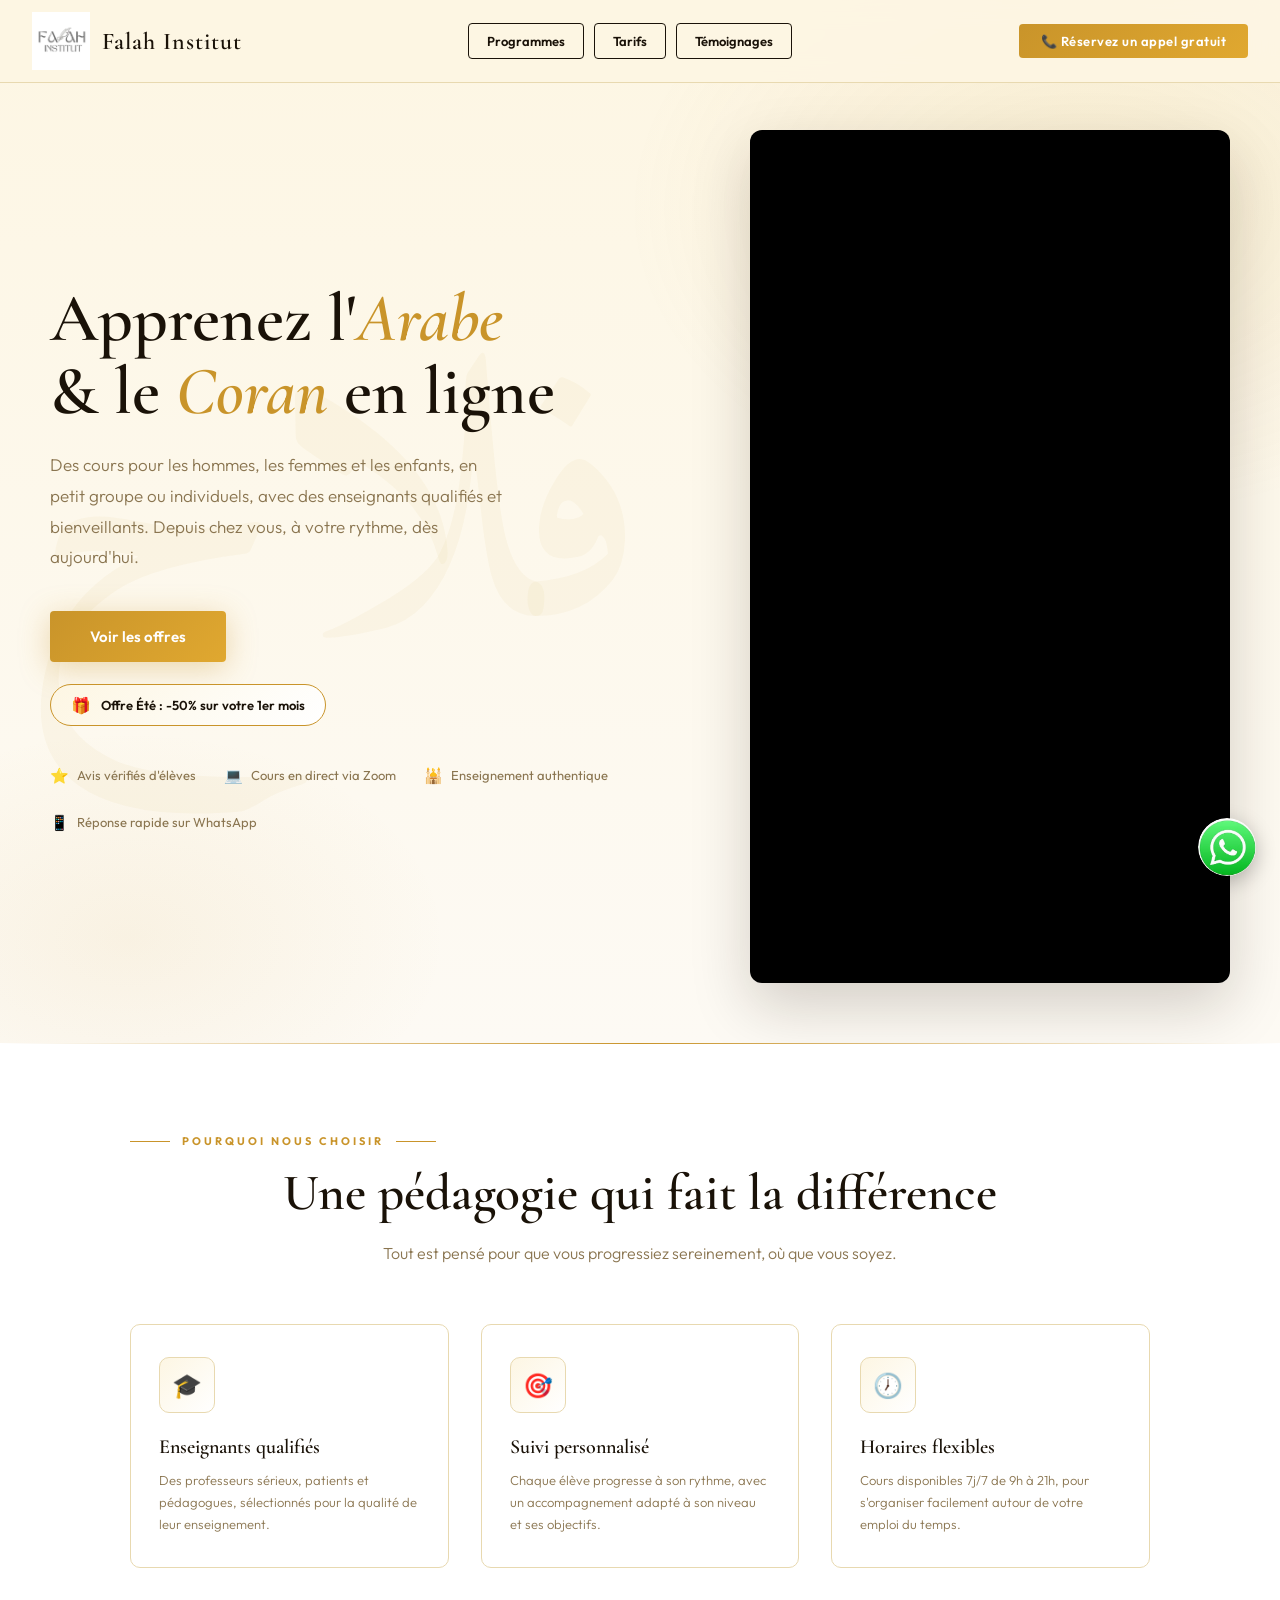
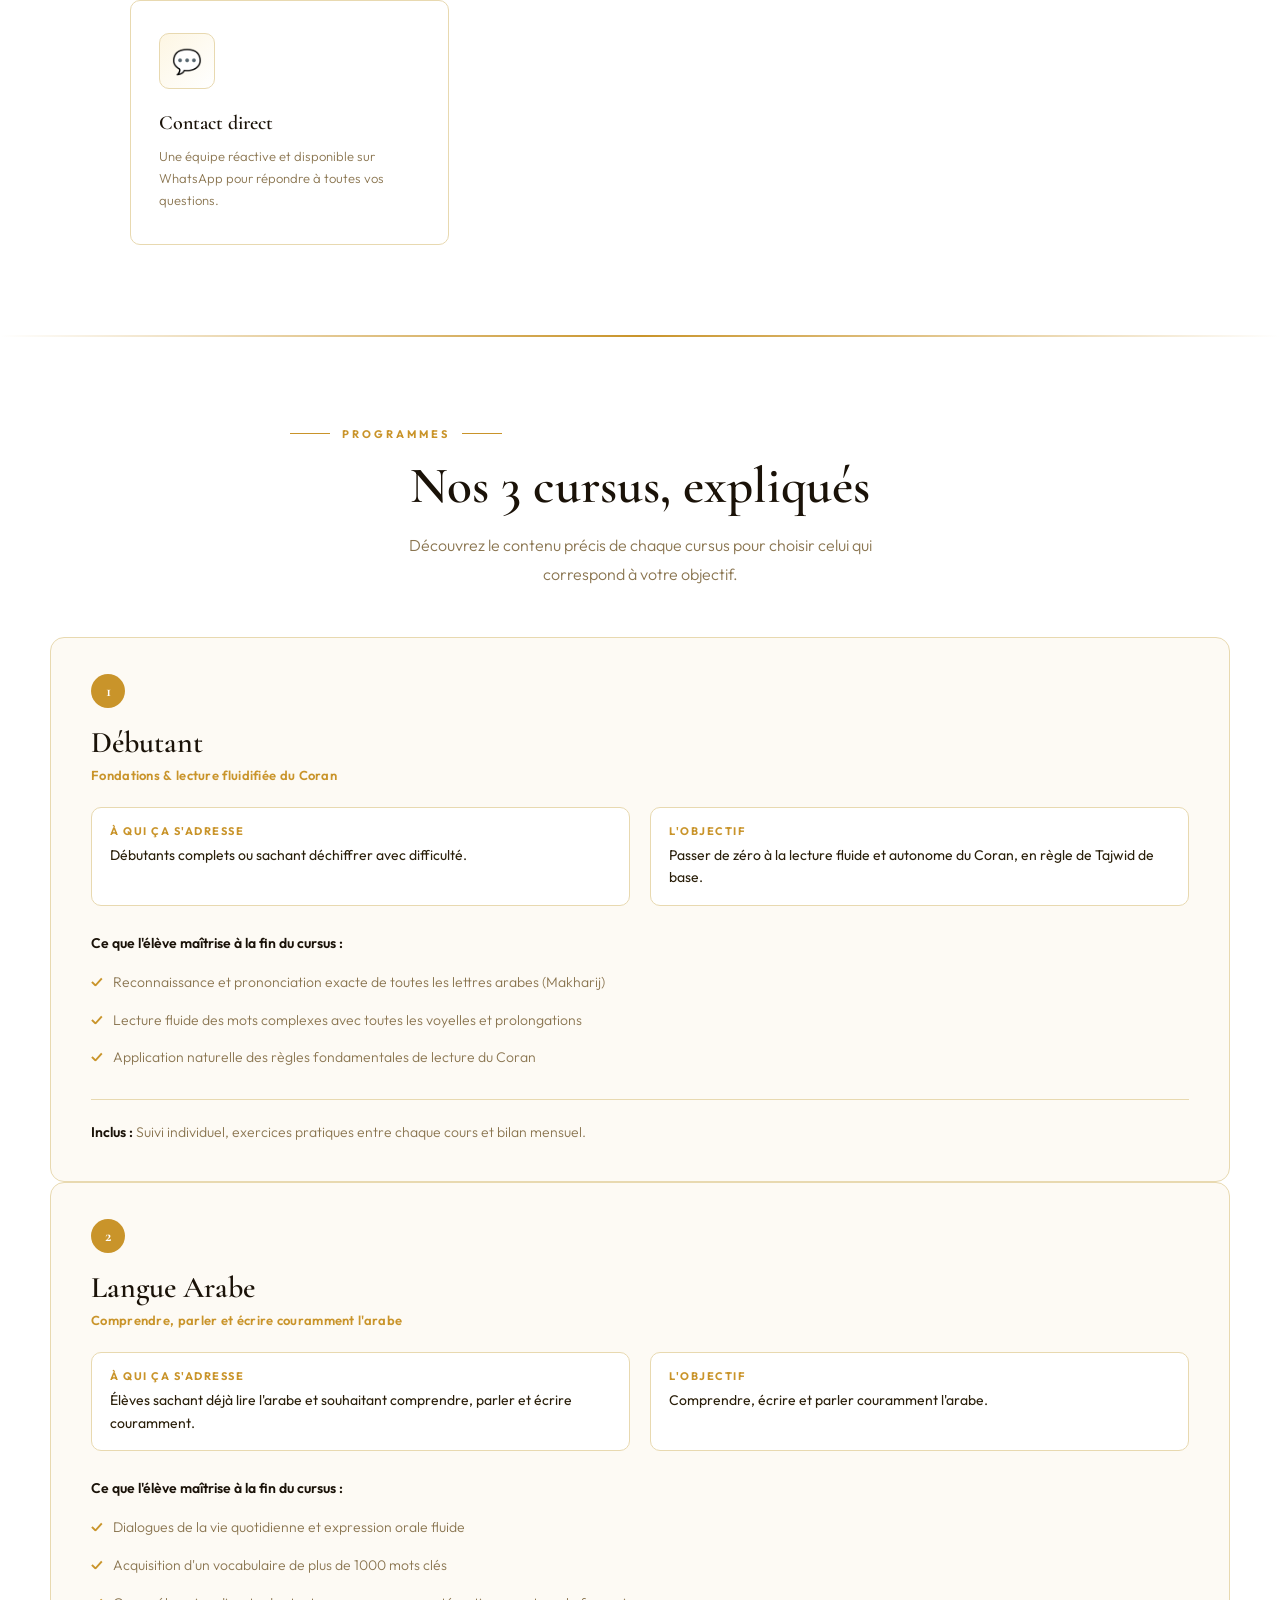
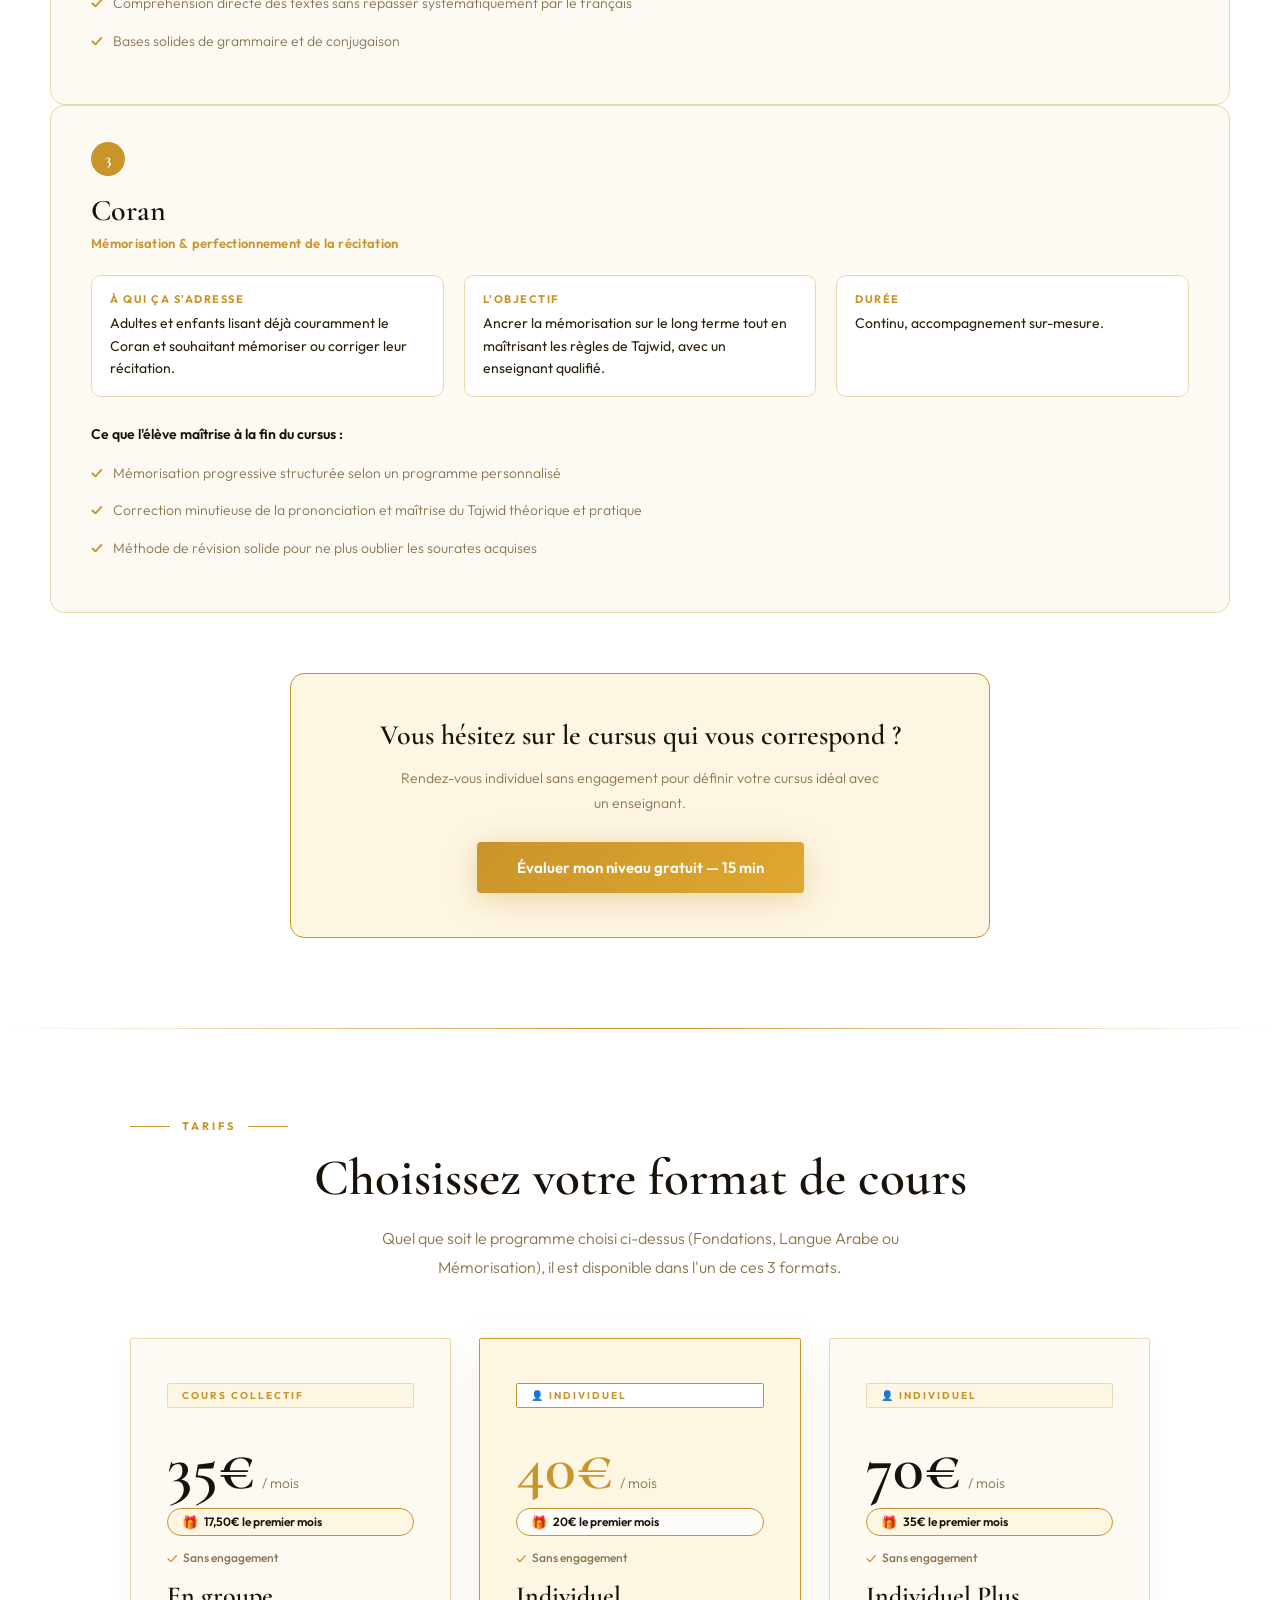
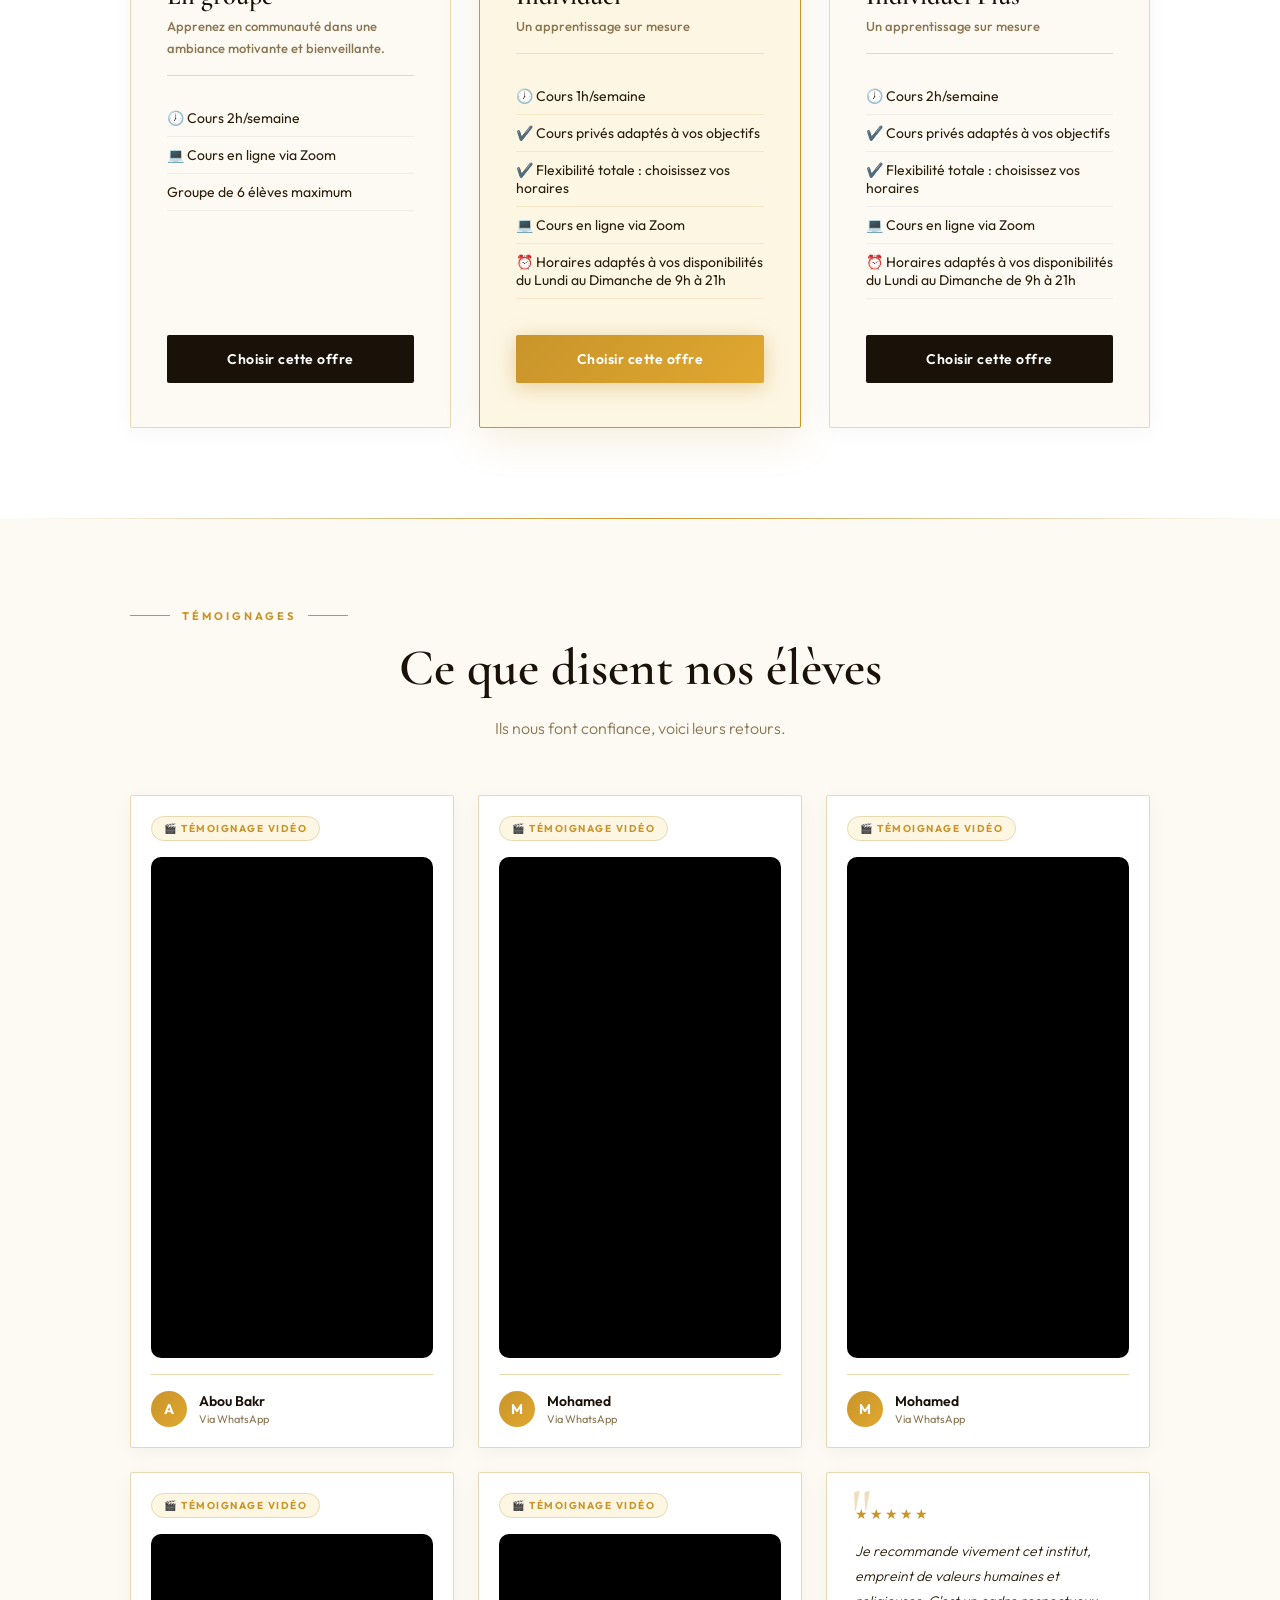
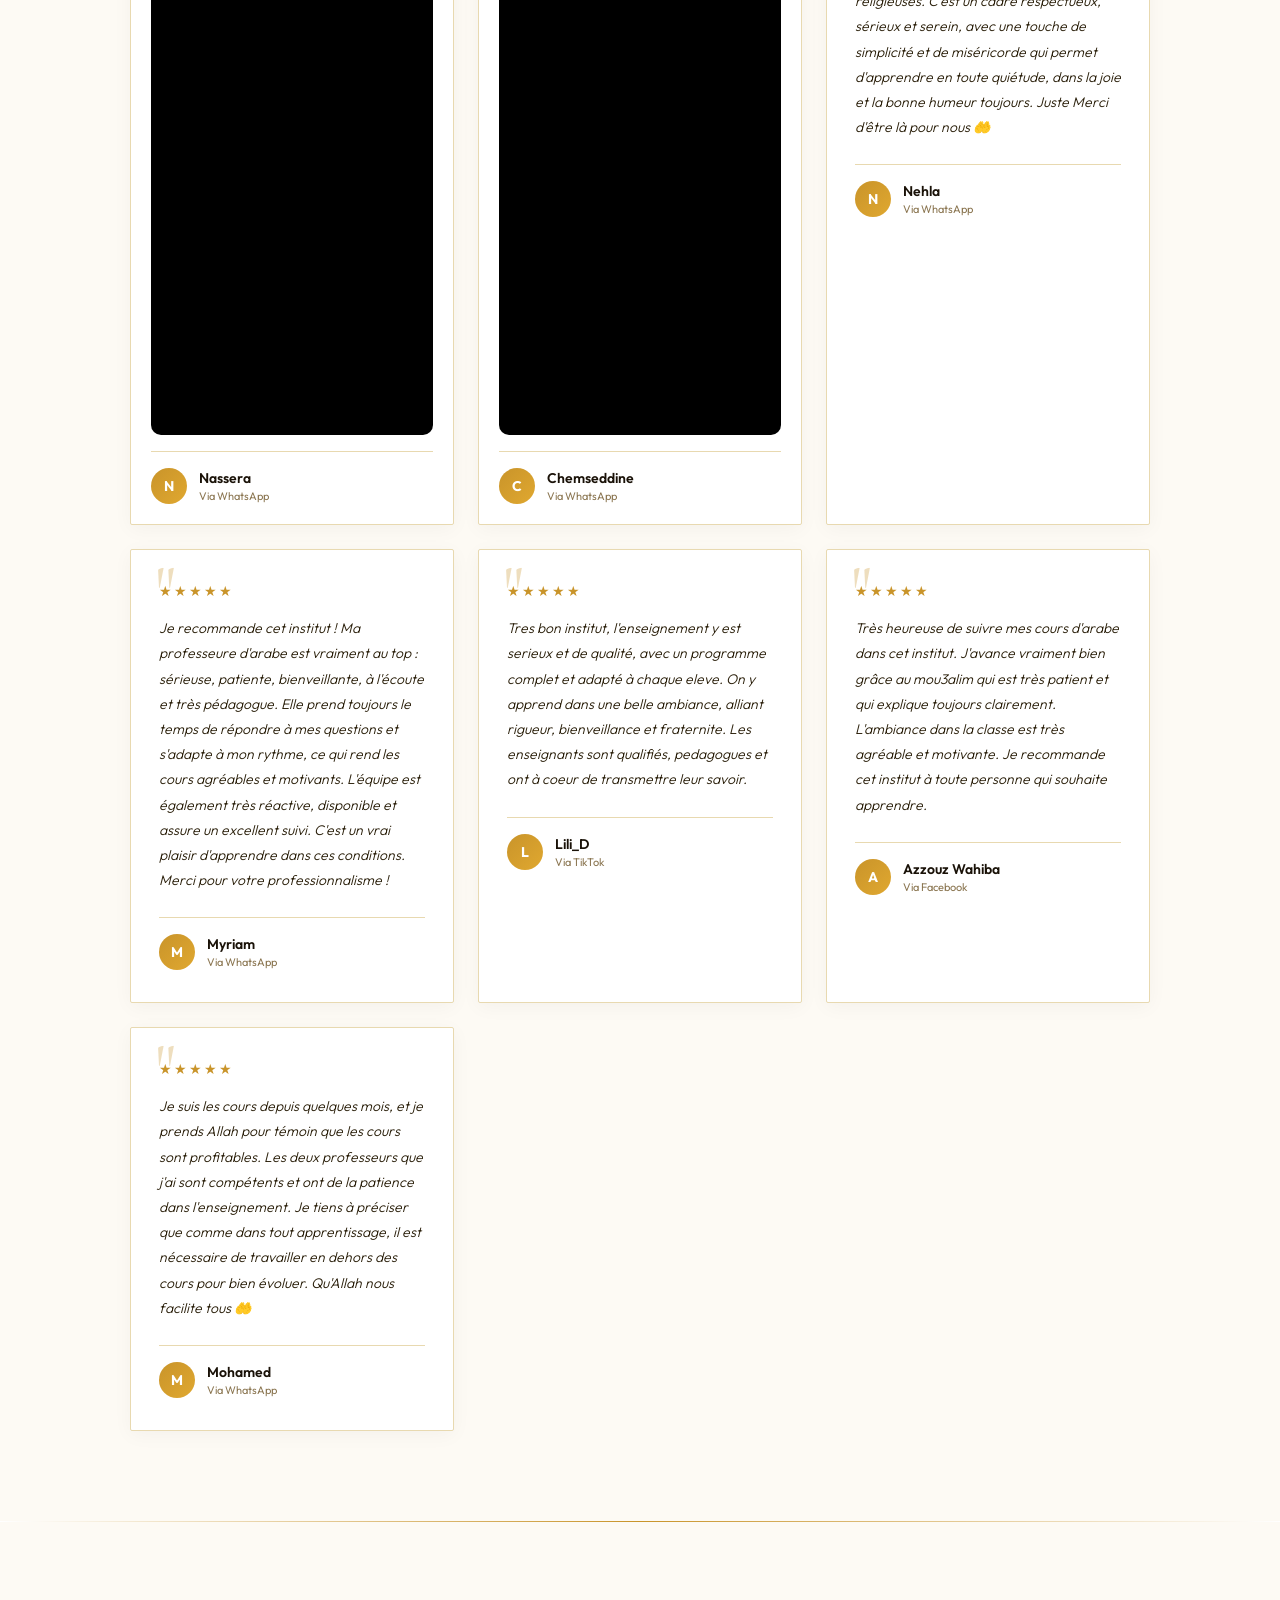
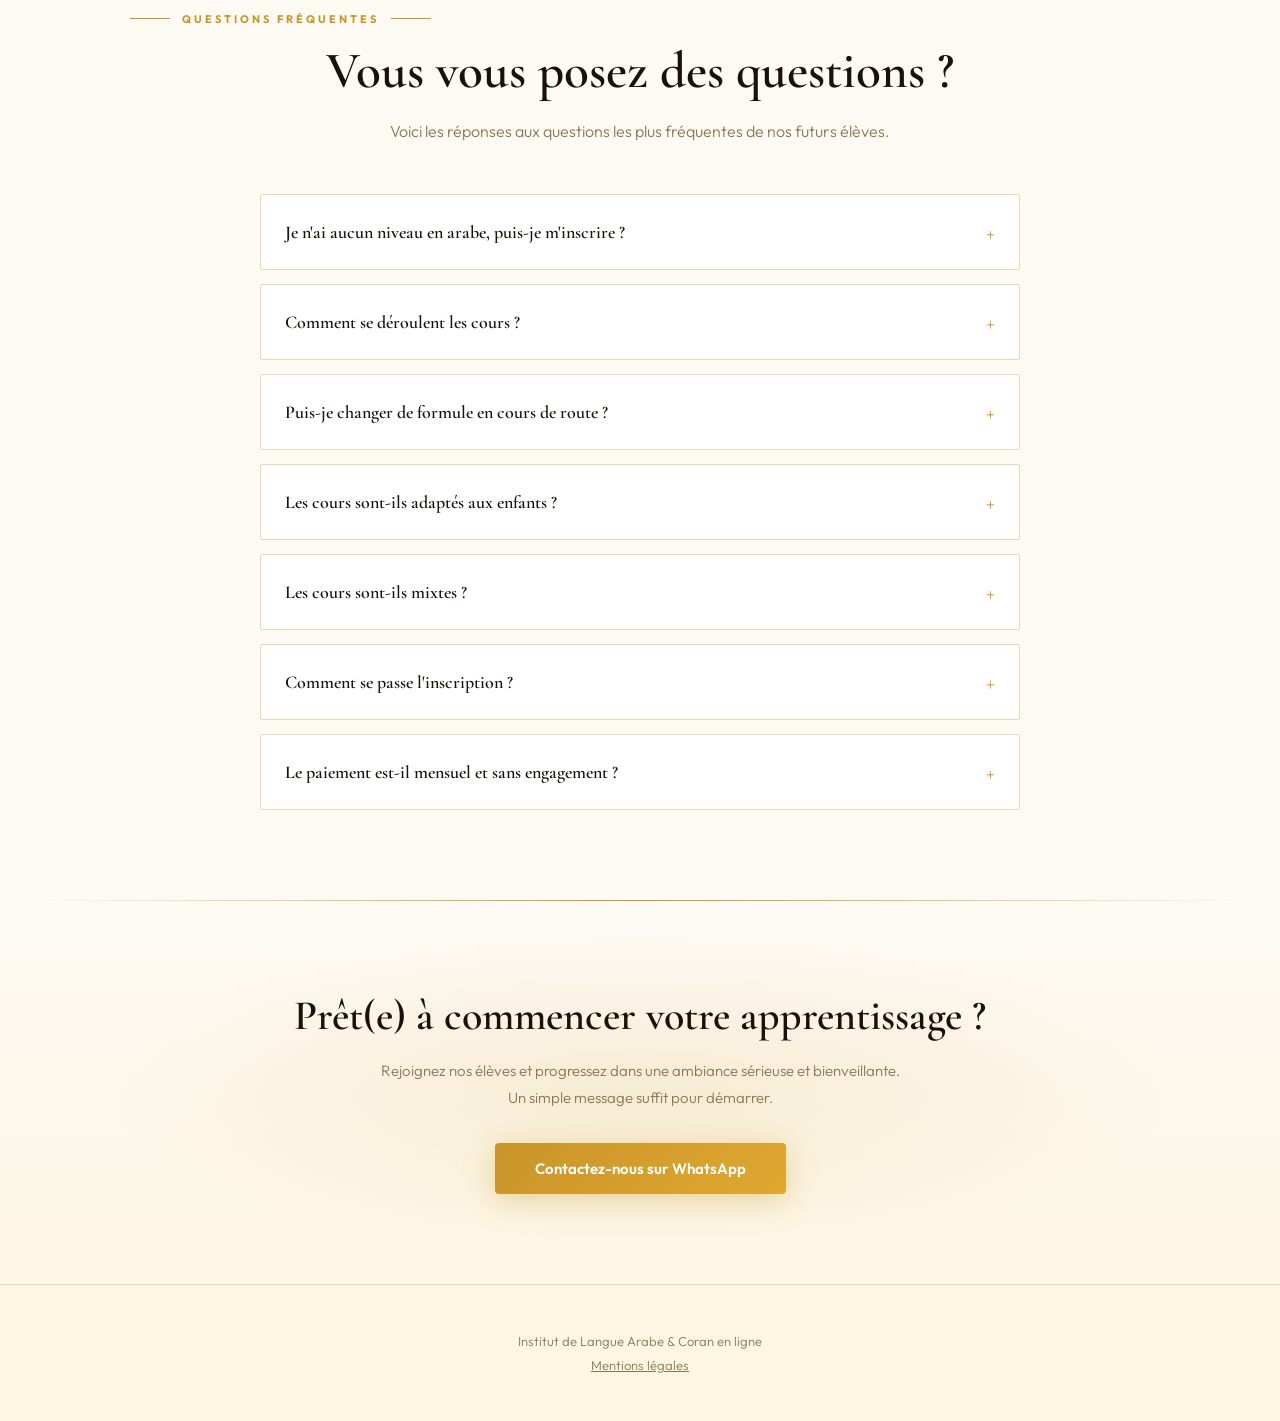
<file: index_8.html>
<!DOCTYPE html>
<html lang="fr">
<head>
<meta charset="UTF-8">
<meta name="viewport" content="width=device-width, initial-scale=1.0">
<title>Falah Institut — Cours d'Arabe et de Coran en Ligne | Hommes, Femmes, Enfants</title>
<meta name="description" content="Apprenez l'arabe et le Coran en ligne avec Falah Institut. Cours en direct via Zoom pour hommes, femmes et enfants, avec des enseignants qualifiés. Méthodes reconnues, suivi personnalisé.">
<meta name="google-site-verification" content="5K8KCXsPNiOXg6FcAoNU2ZX_Attoy7lM3DH7DhUNpo0" />
<link rel="canonical" href="https://falahinstitut.com/">
<link rel="icon" type="image/png" sizes="32x32" href="favicon-32.png">
<link rel="icon" type="image/png" sizes="16x16" href="favicon-16.png">
<link rel="apple-touch-icon" sizes="180x180" href="favicon-180.png">
<meta property="og:title" content="Falah Institut — 🎁 -50% sur votre 1er mois">
<meta property="og:description" content="🎁 Offre Été : -50% sur votre 1er mois. Cours en ligne d'arabe et de Coran pour hommes, femmes et enfants, via Zoom.">
<meta property="og:image" content="https://falahinstitut.com/og-image.jpg">
<meta property="og:image:width" content="1200">
<meta property="og:image:height" content="630">
<meta property="og:type" content="website">
<meta property="og:url" content="https://falahinstitut.com/">
<meta name="twitter:card" content="summary_large_image">
<meta name="twitter:title" content="Falah Institut — Arabe & Coran en ligne">
<meta name="twitter:description" content="Cours en ligne d'arabe et de Coran pour hommes, femmes et enfants.">
<meta name="twitter:image" content="https://falahinstitut.com/og-image.jpg">
<link rel="preconnect" href="https://fonts.googleapis.com">
<link rel="preconnect" href="https://fonts.gstatic.com" crossorigin>
<link href="https://fonts.googleapis.com/css2?family=Amiri:ital,wght@0,400;0,700;1,400&family=Cormorant+Garamond:wght@300;400;500;600;700&family=Outfit:wght@300;400;500;600;700&display=swap" rel="stylesheet">
<link rel="stylesheet" href="style.css">
<script type="application/ld+json">
{
  "@context": "https://schema.org",
  "@type": "EducationalOrganization",
  "name": "Falah Institut",
  "url": "https://falahinstitut.github.io/",
  "logo": "https://falahinstitut.github.io/logo.png",
  "image": "https://falahinstitut.github.io/og-image.jpg",
  "description": "Institut en ligne d'apprentissage de la langue arabe et du Coran, pour hommes, femmes et enfants. Cours collectifs et individuels via Zoom.",
  "sameAs": [],
  "contactPoint": {
    "@type": "ContactPoint",
    "telephone": "+33651969750",
    "contactType": "customer service",
    "areaServed": "FR",
    "availableLanguage": ["French", "Arabic"]
  },
  "hasOfferCatalog": {
    "@type": "OfferCatalog",
    "name": "Formations Falah Institut",
    "itemListElement": [
      { "@type": "Offer", "itemOffered": { "@type": "Course", "name": "Cours de Langue Arabe" } },
      { "@type": "Offer", "itemOffered": { "@type": "Course", "name": "Cours de Coran" } }
    ]
  }
}
</script>
<!-- TikTok Pixel Code Start -->
<script>
!function (w, d, t) {
  w.TiktokAnalyticsObject=t;var ttq=w[t]=w[t]||[];ttq.methods=["page","track","identify","instances","debug","on","off","once","ready","alias","group","enableCookie","disableCookie","holdConsent","revokeConsent","grantConsent"],ttq.setAndDefer=function(t,e){t[e]=function(){t.push([e].concat(Array.prototype.slice.call(arguments,0)))}};for(var i=0;i<ttq.methods.length;i++)ttq.setAndDefer(ttq,ttq.methods[i]);ttq.instance=function(t){for(
var e=ttq._i[t]||[],n=0;n<ttq.methods.length;n++)ttq.setAndDefer(e,ttq.methods[n]);return e},ttq.load=function(e,n){var r="https://analytics.tiktok.com/i18n/pixel/events.js",o=n&&n.partner;ttq._i=ttq._i||{},ttq._i[e]=[],ttq._i[e]._u=r,ttq._t=ttq._t||{},ttq._t[e]=+new Date,ttq._o=ttq._o||{},ttq._o[e]=n||{};n=document.createElement("script")
;n.type="text/javascript",n.async=!0,n.src=r+"?sdkid="+e+"&lib="+t;e=document.getElementsByTagName("script")[0];e.parentNode.insertBefore(n,e)};
  ttq.load('D9JJC5RC77UA1IJTJR0G');
  ttq.page();
}(window, document, 'ttq');
</script>
<!-- TikTok Pixel Code End -->
</head>
<body>

<!-- NAV -->
<nav>
  <div class="nav-logo">
    <img src="logo.png" alt="Falah Institut">
    <span class="nav-logo-text">Falah Institut</span>
  </div>
  <div class="nav-links">
    <a href="#cursus1">Programmes</a>
    <a href="#tarifs">Tarifs</a>
    <a href="#avis">Témoignages</a>
  </div>
  <a href="https://wa.me/33651969750?text=Salam%20alaykoum%2C%20je%20souhaiterais%20faire%20%C3%A9valuer%20mon%20niveau%20gratuit%20%2815%20min%29%20pour%20d%C3%A9finir%20le%20cursus%20qui%20me%20convient." target="_blank" rel="noopener" class="nav-cta">📞 Réservez un appel gratuit</a>
</nav>


<!-- HERO -->
<section class="hero">
  <div class="arabic-watermark">فلاح</div>
  <div class="hero-inner">
    <div class="hero-content">
    <div class="hero-logo-wrap" style="display:none">
      <img src="logo.png" alt="Falah Institut">
    </div>
    <h1>Apprenez l'<em>Arabe</em><br>& le <em>Coran</em> en ligne</h1>
    <p class="hero-sub">Des cours pour les hommes, les femmes et les enfants, en petit groupe ou individuels, avec des enseignants qualifiés et bienveillants. Depuis chez vous, à votre rythme, dès aujourd'hui.</p>
    <div class="hero-cta">
      <a href="#offres" class="btn-gold">Voir les offres</a>
    </div>
    <div class="promo-banner"><span class="emoji">🎁</span> Offre Été : -50% sur votre 1er mois</div>
    <div class="hero-trust">
      <div class="hero-trust-item"><span class="ico">⭐</span> Avis vérifiés d'élèves</div>
      <div class="hero-trust-item"><span class="ico">💻</span> Cours en direct via Zoom</div>
      <div class="hero-trust-item"><span class="ico">🕌</span> Enseignement authentique</div>
      <div class="hero-trust-item"><span class="ico">📱</span> Réponse rapide sur WhatsApp</div>
    </div>
    </div>
    <div class="hero-visual">
      <div class="hero-video-frame">
        <iframe
          src="https://www.youtube.com/embed/qF54f6sBMEQ"
          title="Présentation de Falah Institut"
          loading="lazy"
          allow="accelerometer; autoplay; clipboard-write; encrypted-media; gyroscope; picture-in-picture; web-share"
          allowfullscreen>
        </iframe>
      </div>
    </div>
  </div>
</section>

<div class="divider"></div>
<section class="features">
  <div class="container">
    <div class="features-intro fade-in">
      <div class="section-label"><span>Pourquoi nous choisir</span></div>
      <h2 class="section-title">Une pédagogie qui fait la différence</h2>
      <p class="section-sub">Tout est pensé pour que vous progressiez sereinement, où que vous soyez.</p>
    </div>
    <div class="features-grid fade-in">
      <div class="feature-card">
        <div class="feature-icon">🎓</div>
        <div class="feature-title">Enseignants qualifiés</div>
        <div class="feature-desc">Des professeurs sérieux, patients et pédagogues, sélectionnés pour la qualité de leur enseignement.</div>
      </div>
      <div class="feature-card">
        <div class="feature-icon">🎯</div>
        <div class="feature-title">Suivi personnalisé</div>
        <div class="feature-desc">Chaque élève progresse à son rythme, avec un accompagnement adapté à son niveau et ses objectifs.</div>
      </div>
      <div class="feature-card">
        <div class="feature-icon">🕖</div>
        <div class="feature-title">Horaires flexibles</div>
        <div class="feature-desc">Cours disponibles 7j/7 de 9h à 21h, pour s'organiser facilement autour de votre emploi du temps.</div>
      </div>
      <div class="feature-card">
        <div class="feature-icon">💬</div>
        <div class="feature-title">Contact direct</div>
        <div class="feature-desc">Une équipe réactive et disponible sur WhatsApp pour répondre à toutes vos questions.</div>
      </div>
    </div>
  </div>
</section>

<div class="divider"></div>

<div class="divider"></div>

<!-- CURSUS DETAILS -->
<section class="methode-page methode-page-inline" id="offres">
  <div class="methode-content">
    <div class="cursus-intro fade-in">
      <div class="section-label"><span>Programmes</span></div>
      <h2 class="section-title">Nos 3 cursus, expliqués</h2>
      <p class="section-sub">Découvrez le contenu précis de chaque cursus pour choisir celui qui correspond à votre objectif.</p>
    </div>

    <div class="cursus-block fade-in" id="cursus1">
      <div class="cursus-number">1</div>
      <h2 class="cursus-title">Débutant</h2>
      <div class="cursus-subtitle">Fondations & lecture fluidifiée du Coran</div>

      <div class="cursus-meta-grid">
        <div class="cursus-meta-item">
          <div class="cursus-meta-label">À qui ça s'adresse</div>
          <div class="cursus-meta-value">Débutants complets ou sachant déchiffrer avec difficulté.</div>
        </div>
        <div class="cursus-meta-item">
          <div class="cursus-meta-label">L'objectif</div>
          <div class="cursus-meta-value">Passer de zéro à la lecture fluide et autonome du Coran, en règle de Tajwid de base.</div>
        </div>
      </div>

      <div class="cursus-section-label">Ce que l'élève maîtrise à la fin du cursus :</div>
      <ul class="cursus-list">
        <li>Reconnaissance et prononciation exacte de toutes les lettres arabes (Makharij)</li>
        <li>Lecture fluide des mots complexes avec toutes les voyelles et prolongations</li>
        <li>Application naturelle des règles fondamentales de lecture du Coran</li>
      </ul>

      <div class="cursus-included"><strong>Inclus :</strong> Suivi individuel, exercices pratiques entre chaque cours et bilan mensuel.</div>
    </div>

    <div class="cursus-block fade-in" id="cursus2">
      <div class="cursus-number">2</div>
      <h2 class="cursus-title">Langue Arabe</h2>
      <div class="cursus-subtitle">Comprendre, parler et écrire couramment l'arabe</div>

      <div class="cursus-meta-grid">
        <div class="cursus-meta-item">
          <div class="cursus-meta-label">À qui ça s'adresse</div>
          <div class="cursus-meta-value">Élèves sachant déjà lire l'arabe et souhaitant comprendre, parler et écrire couramment.</div>
        </div>
        <div class="cursus-meta-item">
          <div class="cursus-meta-label">L'objectif</div>
          <div class="cursus-meta-value">Comprendre, écrire et parler couramment l'arabe.</div>
        </div>
      </div>

      <div class="cursus-section-label">Ce que l'élève maîtrise à la fin du cursus :</div>
      <ul class="cursus-list">
        <li>Dialogues de la vie quotidienne et expression orale fluide</li>
        <li>Acquisition d'un vocabulaire de plus de 1000 mots clés</li>
        <li>Compréhension directe des textes sans repasser systématiquement par le français</li>
        <li>Bases solides de grammaire et de conjugaison</li>
      </ul>
    </div>

    <div class="cursus-block fade-in" id="cursus3">
      <div class="cursus-number">3</div>
      <h2 class="cursus-title">Coran</h2>
      <div class="cursus-subtitle">Mémorisation & perfectionnement de la récitation</div>

      <div class="cursus-meta-grid">
        <div class="cursus-meta-item">
          <div class="cursus-meta-label">À qui ça s'adresse</div>
          <div class="cursus-meta-value">Adultes et enfants lisant déjà couramment le Coran et souhaitant mémoriser ou corriger leur récitation.</div>
        </div>
        <div class="cursus-meta-item">
          <div class="cursus-meta-label">L'objectif</div>
          <div class="cursus-meta-value">Ancrer la mémorisation sur le long terme tout en maîtrisant les règles de Tajwid, avec un enseignant qualifié.</div>
        </div>
        <div class="cursus-meta-item">
          <div class="cursus-meta-label">Durée</div>
          <div class="cursus-meta-value">Continu, accompagnement sur-mesure.</div>
        </div>
      </div>

      <div class="cursus-section-label">Ce que l'élève maîtrise à la fin du cursus :</div>
      <ul class="cursus-list">
        <li>Mémorisation progressive structurée selon un programme personnalisé</li>
        <li>Correction minutieuse de la prononciation et maîtrise du Tajwid théorique et pratique</li>
        <li>Méthode de révision solide pour ne plus oublier les sourates acquises</li>
      </ul>
    </div>

    <div class="cursus-final-cta fade-in">
      <h2>Vous hésitez sur le cursus qui vous correspond ?</h2>
      <p>Rendez-vous individuel sans engagement pour définir votre cursus idéal avec un enseignant.</p>
      <a href="https://wa.me/33651969750?text=Salam%20alaykoum%2C%20je%20souhaiterais%20faire%20%C3%A9valuer%20mon%20niveau%20gratuit%20%2815%20min%29%20pour%20d%C3%A9finir%20le%20cursus%20qui%20me%20convient." target="_blank" rel="noopener" class="btn-gold">Évaluer mon niveau gratuit — 15 min</a>
    </div>
  </div>
</section>

<div class="divider"></div>

<!-- TARIFS -->
<section class="offres" id="tarifs">
  <div class="container">
    <div class="offres-intro fade-in">
      <div class="section-label"><span>Tarifs</span></div>
      <h2 class="section-title">Choisissez votre format de cours</h2>
      <p class="section-sub">Quel que soit le programme choisi ci-dessus (Fondations, Langue Arabe ou Mémorisation), il est disponible dans l'un de ces 3 formats.</p>
    </div>
    <div class="offres-grid fade-in">
      <div class="offre-card standard">
        <span class="offre-tag">Cours collectif</span>
        <div class="offre-price"><span class="price-num">35€</span><span class="price-unit">/ mois</span></div>
        <div class="promo-price"><span class="emoji">🎁</span> 17,50€ le premier mois</div>
        <div class="no-commitment"><span class="check">✓</span> Sans engagement</div>
        <div class="offre-title">En groupe</div>
        <p class="offre-desc offre-subtitle">Apprenez en communauté dans une ambiance motivante et bienveillante.</p>
        <div class="offre-sep"></div>
        <ul class="offre-features offre-features-emoji">
          <li>🕖 Cours 2h/semaine</li>
          <li>💻 Cours en ligne via Zoom</li>
          <li>Groupe de 6 élèves maximum</li>
        </ul>
        <a href="https://api.whatsapp.com/send?phone=33651969750&text=Salam%20alaykoum%2C%20je%20suis%20int%C3%A9ress%C3%A9%28e%29%20par%20la%20formule%20Collectif.%20Pouvez-vous%20me%20donner%20plus%20d%27informations%20%3F" target="_blank" rel="noopener" class="btn-offre">Choisir cette offre</a>
      </div>
      <div class="offre-card premium">
        <span class="offre-tag">👤 Individuel</span>
        <div class="offre-price"><span class="price-num">40€</span><span class="price-unit">/ mois</span></div>
        <div class="promo-price"><span class="emoji">🎁</span> 20€ le premier mois</div>
        <div class="no-commitment"><span class="check">✓</span> Sans engagement</div>
        <div class="offre-title">Individuel</div>
        <p class="offre-desc offre-subtitle">Un apprentissage sur mesure</p>
        <div class="offre-sep"></div>
        <ul class="offre-features offre-features-emoji">
          <li>🕖 Cours 1h/semaine</li>
          <li>✔️ Cours privés adaptés à vos objectifs</li>
          <li>✔️ Flexibilité totale : choisissez vos horaires</li>
          <li>💻 Cours en ligne via Zoom</li>
          <li>⏰ Horaires adaptés à vos disponibilités du Lundi au Dimanche de 9h à 21h</li>
        </ul>
        <a href="https://api.whatsapp.com/send?phone=33651969750&text=Salam%20alaykoum%2C%20je%20suis%20int%C3%A9ress%C3%A9%28e%29%20par%20la%20formule%20Individuel.%20Pouvez-vous%20me%20donner%20plus%20d%27informations%20%3F" target="_blank" rel="noopener" class="btn-offre">Choisir cette offre</a>
      </div>
      <div class="offre-card standard">
        <span class="offre-tag">👤 Individuel</span>
        <div class="offre-price"><span class="price-num">70€</span><span class="price-unit">/ mois</span></div>
        <div class="promo-price"><span class="emoji">🎁</span> 35€ le premier mois</div>
        <div class="no-commitment"><span class="check">✓</span> Sans engagement</div>
        <div class="offre-title">Individuel Plus</div>
        <p class="offre-desc offre-subtitle">Un apprentissage sur mesure</p>
        <div class="offre-sep"></div>
        <ul class="offre-features offre-features-emoji">
          <li>🕖 Cours 2h/semaine</li>
          <li>✔️ Cours privés adaptés à vos objectifs</li>
          <li>✔️ Flexibilité totale : choisissez vos horaires</li>
          <li>💻 Cours en ligne via Zoom</li>
          <li>⏰ Horaires adaptés à vos disponibilités du Lundi au Dimanche de 9h à 21h</li>
        </ul>
        <a href="https://api.whatsapp.com/send?phone=33651969750&text=Salam%20alaykoum%2C%20je%20suis%20int%C3%A9ress%C3%A9%28e%29%20par%20la%20formule%20Individuel%20Plus.%20Pouvez-vous%20me%20donner%20plus%20d%27informations%20%3F" target="_blank" rel="noopener" class="btn-offre">Choisir cette offre</a>
      </div>
    </div>
  </div>
</section>

<div class="divider"></div>

<!-- AVIS -->
<section class="avis" id="avis">
  <div class="container">
    <div class="avis-intro fade-in">
      <div class="section-label"><span>Témoignages</span></div>
      <h2 class="section-title">Ce que disent nos élèves</h2>
      <p class="section-sub">Ils nous font confiance, voici leurs retours.</p>
    </div>
    <div class="avis-grid fade-in">
      <div class="avis-card video-card">
        <div class="avis-video-badge">🎬 Témoignage vidéo</div>
        <div class="avis-video-frame">
          <iframe src="https://www.youtube.com/embed/47el6QInoyw" title="Témoignage d'Abou Bakr" loading="lazy" allow="accelerometer; autoplay; clipboard-write; encrypted-media; gyroscope; picture-in-picture; web-share" allowfullscreen></iframe>
        </div>
        <div class="avis-sep"></div>
        <div class="avis-author">
          <div class="avis-avatar">A</div>
          <div><div class="avis-name">Abou Bakr</div><div class="avis-source">Via WhatsApp</div></div>
        </div>
      </div>
      <div class="avis-card video-card">
        <div class="avis-video-badge">🎬 Témoignage vidéo</div>
        <div class="avis-video-frame">
          <iframe src="https://www.youtube.com/embed/kcSCMGFJxWM" title="Témoignage de Mohamed" loading="lazy" allow="accelerometer; autoplay; clipboard-write; encrypted-media; gyroscope; picture-in-picture; web-share" allowfullscreen></iframe>
        </div>
        <div class="avis-sep"></div>
        <div class="avis-author">
          <div class="avis-avatar">M</div>
          <div><div class="avis-name">Mohamed</div><div class="avis-source">Via WhatsApp</div></div>
        </div>
      </div>
      <div class="avis-card video-card">
        <div class="avis-video-badge">🎬 Témoignage vidéo</div>
        <div class="avis-video-frame">
          <iframe src="https://www.youtube.com/embed/t8hU8hcvHuY" title="Témoignage de Mohamed" loading="lazy" allow="accelerometer; autoplay; clipboard-write; encrypted-media; gyroscope; picture-in-picture; web-share" allowfullscreen></iframe>
        </div>
        <div class="avis-sep"></div>
        <div class="avis-author">
          <div class="avis-avatar">M</div>
          <div><div class="avis-name">Mohamed</div><div class="avis-source">Via WhatsApp</div></div>
        </div>
      </div>
      <div class="avis-card video-card">
        <div class="avis-video-badge">🎬 Témoignage vidéo</div>
        <div class="avis-video-frame">
          <iframe src="https://www.youtube.com/embed/e6HG5-jM9xI" title="Témoignage de Nassera" loading="lazy" allow="accelerometer; autoplay; clipboard-write; encrypted-media; gyroscope; picture-in-picture; web-share" allowfullscreen></iframe>
        </div>
        <div class="avis-sep"></div>
        <div class="avis-author">
          <div class="avis-avatar">N</div>
          <div><div class="avis-name">Nassera</div><div class="avis-source">Via WhatsApp</div></div>
        </div>
      </div>
      <div class="avis-card video-card">
        <div class="avis-video-badge">🎬 Témoignage vidéo</div>
        <div class="avis-video-frame">
          <iframe src="https://www.youtube.com/embed/inPe0hY8s2E" title="Témoignage de Chemseddine" loading="lazy" allow="accelerometer; autoplay; clipboard-write; encrypted-media; gyroscope; picture-in-picture; web-share" allowfullscreen></iframe>
        </div>
        <div class="avis-sep"></div>
        <div class="avis-author">
          <div class="avis-avatar">C</div>
          <div><div class="avis-name">Chemseddine</div><div class="avis-source">Via WhatsApp</div></div>
        </div>
      </div>
      <div class="avis-card">
        <div class="avis-quote">"</div>
        <div class="avis-stars">★★★★★</div>
        <p class="avis-text">Je recommande vivement cet institut, empreint de valeurs humaines et religieuses. C'est un cadre respectueux, sérieux et serein, avec une touche de simplicité et de miséricorde qui permet d'apprendre en toute quiétude, dans la joie et la bonne humeur toujours. Juste Merci d'être là pour nous 🤲</p>
        <div class="avis-sep"></div>
        <div class="avis-author">
          <div class="avis-avatar">N</div>
          <div><div class="avis-name">Nehla</div><div class="avis-source">Via WhatsApp</div></div>
        </div>
      </div>
      <div class="avis-card">
        <div class="avis-quote">"</div>
        <div class="avis-stars">★★★★★</div>
        <p class="avis-text">Je recommande cet institut ! Ma professeure d'arabe est vraiment au top : sérieuse, patiente, bienveillante, à l'écoute et très pédagogue. Elle prend toujours le temps de répondre à mes questions et s'adapte à mon rythme, ce qui rend les cours agréables et motivants. L'équipe est également très réactive, disponible et assure un excellent suivi. C'est un vrai plaisir d'apprendre dans ces conditions. Merci pour votre professionnalisme !</p>
        <div class="avis-sep"></div>
        <div class="avis-author">
          <div class="avis-avatar">M</div>
          <div><div class="avis-name">Myriam</div><div class="avis-source">Via WhatsApp</div></div>
        </div>
      </div>
      <div class="avis-card">
        <div class="avis-quote">"</div>
        <div class="avis-stars">★★★★★</div>
        <p class="avis-text">Tres bon institut, l'enseignement y est serieux et de qualité, avec un programme complet et adapté à chaque eleve. On y apprend dans une belle ambiance, alliant rigueur, bienveillance et fraternite. Les enseignants sont qualifiés, pedagogues et ont à coeur de transmettre leur savoir.</p>
        <div class="avis-sep"></div>
        <div class="avis-author">
          <div class="avis-avatar">L</div>
          <div><div class="avis-name">Lili_D</div><div class="avis-source">Via TikTok</div></div>
        </div>
      </div>
      <div class="avis-card">
        <div class="avis-quote">"</div>
        <div class="avis-stars">★★★★★</div>
        <p class="avis-text">Très heureuse de suivre mes cours d'arabe dans cet institut. J'avance vraiment bien grâce au mou3alim qui est très patient et qui explique toujours clairement. L'ambiance dans la classe est très agréable et motivante. Je recommande cet institut à toute personne qui souhaite apprendre.</p>
        <div class="avis-sep"></div>
        <div class="avis-author">
          <div class="avis-avatar">A</div>
          <div><div class="avis-name">Azzouz Wahiba</div><div class="avis-source">Via Facebook</div></div>
        </div>
      </div>
      <div class="avis-card">
        <div class="avis-quote">"</div>
        <div class="avis-stars">★★★★★</div>
        <p class="avis-text">Je suis les cours depuis quelques mois, et je prends Allah pour témoin que les cours sont profitables. Les deux professeurs que j'ai sont compétents et ont de la patience dans l'enseignement. Je tiens à préciser que comme dans tout apprentissage, il est nécessaire de travailler en dehors des cours pour bien évoluer. Qu'Allah nous facilite tous 🤲</p>
        <div class="avis-sep"></div>
        <div class="avis-author">
          <div class="avis-avatar">M</div>
          <div><div class="avis-name">Mohamed</div><div class="avis-source">Via WhatsApp</div></div>
        </div>
      </div>

    </div>
  </div>
</section>

<div class="divider"></div>

<!-- FAQ -->
<section class="faq">
  <div class="container">
    <div class="faq-intro fade-in">
      <div class="section-label"><span>Questions fréquentes</span></div>
      <h2 class="section-title">Vous vous posez des questions ?</h2>
      <p class="section-sub">Voici les réponses aux questions les plus fréquentes de nos futurs élèves.</p>
    </div>
    <div class="faq-list fade-in">
      <details class="faq-item">
        <summary>Je n'ai aucun niveau en arabe, puis-je m'inscrire ?</summary>
        <p class="faq-answer">Bien sûr ! Nos formules s'adaptent à tous les niveaux, du débutant complet à l'élève confirmé. Un premier échange sur WhatsApp permet de définir le point de départ le plus adapté.</p>
      </details>
      <details class="faq-item">
        <summary>Comment se déroulent les cours ?</summary>
        <p class="faq-answer">Tous les cours ont lieu en ligne via Zoom, en direct avec votre enseignant(e). Vous recevez le lien de connexion avant chaque séance, et pouvez suivre les cours depuis chez vous, où que vous soyez.</p>
      </details>
      <details class="faq-item">
        <summary>Puis-je changer de formule en cours de route ?</summary>
        <p class="faq-answer">Oui, il est tout à fait possible de passer d'un cours collectif à un cours individuel (ou inversement) selon votre progression et vos disponibilités. Il suffit d'en discuter avec nous sur WhatsApp.</p>
      </details>
      <details class="faq-item">
        <summary>Les cours sont-ils adaptés aux enfants ?</summary>
        <p class="faq-answer">Oui, nous proposons des cours pour les femmes, les enfants et les hommes, avec une pédagogie adaptée à chaque public.</p>
      </details>
      <details class="faq-item">
        <summary>Les cours sont-ils mixtes ?</summary>
        <p class="faq-answer">Non, les cours ne sont pas mixtes. Les hommes sont enseignés par des hommes et les femmes par des femmes. De même, il n'y a pas de mixité au sein des groupes.</p>
      </details>
      <details class="faq-item">
        <summary>Comment se passe l'inscription ?</summary>
        <p class="faq-answer">Rien de plus simple : contactez-nous directement sur WhatsApp en cliquant sur un bouton d'inscription. Nous échangeons ensemble sur vos objectifs et vous accompagnons pour démarrer rapidement.</p>
      </details>
      <details class="faq-item">
        <summary>Le paiement est-il mensuel et sans engagement ?</summary>
        <p class="faq-answer">Oui, nos formules fonctionnent sur un abonnement mensuel, sans engagement de durée. Vous restez libre d'ajuster votre formule à tout moment.</p>
      </details>
    </div>
  </div>
</section>

<div class="divider"></div>

<!-- CTA FINALE -->
<section class="final-cta">
  <div class="container final-cta-inner">
    <h2>Prêt(e) à commencer votre apprentissage ?</h2>
    <p>Rejoignez nos élèves et progressez dans une ambiance sérieuse et bienveillante. Un simple message suffit pour démarrer.</p>
    <a href="https://api.whatsapp.com/send?phone=33651969750&text=Salam%20alaykoum%2C%20je%20souhaite%20avoir%20plus%20d%27informations%20sur%20vos%20cours." target="_blank" rel="noopener" class="btn-gold">Contactez-nous sur WhatsApp</a>
  </div>
</section>

<!-- FOOTER -->
<footer>
  <div class="footer-logo" style="display:none">
    <img src="logo.png" alt="Falah Institut">
  </div>
  <p class="footer-text">Institut de Langue Arabe & Coran en ligne</p>
  <p class="footer-text" style="margin-top:8px;"><a href="mentions-legales.html" style="color:inherit;">Mentions légales</a></p>
</footer>

<script>
  const observer = new IntersectionObserver((entries) => {
    entries.forEach(entry => { if (entry.isIntersecting) entry.target.classList.add('visible'); });
  }, { threshold: 0.1 });
  document.querySelectorAll('.fade-in').forEach(el => observer.observe(el));

  document.querySelectorAll('a[href^="#"]').forEach(anchor => {
    anchor.addEventListener('click', function(e) {
      e.preventDefault();
      document.querySelector(this.getAttribute('href')).scrollIntoView({ behavior: 'smooth' });
    });
  });
</script>
<a href="https://api.whatsapp.com/send?phone=33651969750&text=Salam%20alaykoum%2C%20je%20souhaite%20avoir%20plus%20d%27informations%20sur%20vos%20cours." class="whatsapp-float" aria-label="Contactez-nous sur WhatsApp">
  <img src="whatsapp-icon.jpg" alt="WhatsApp" style="width:100%;height:100%;object-fit:cover;border-radius:50%;">
</a>
</body>
</html>
</file>
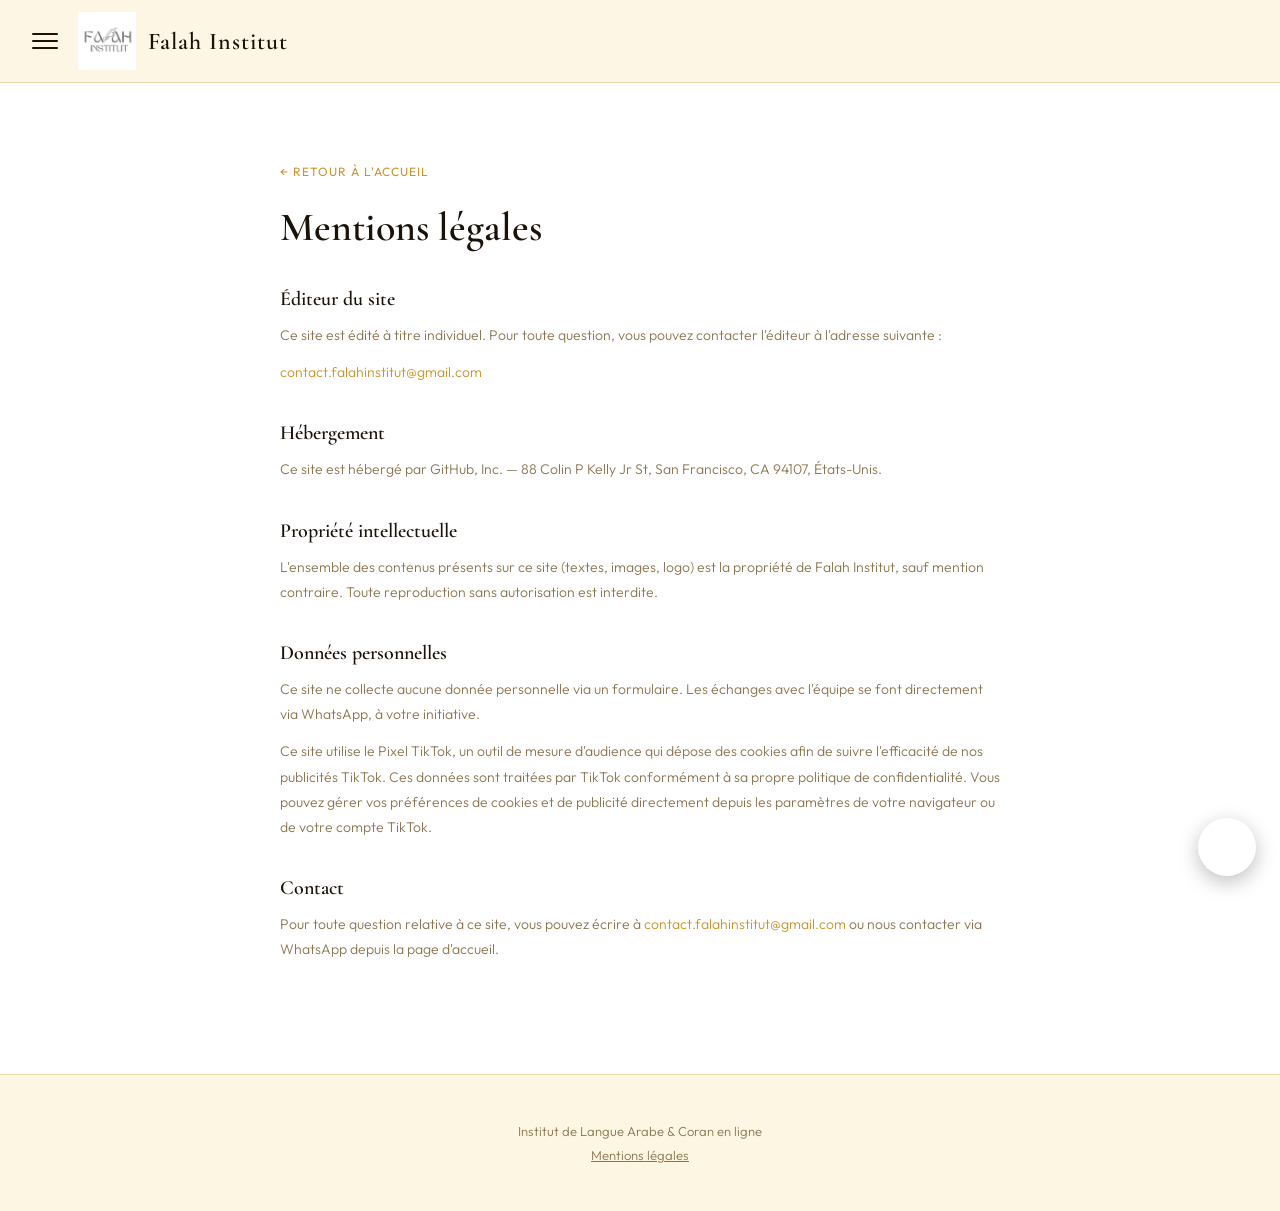
<file: mentions-legales.html>
<!DOCTYPE html>
<html lang="fr">
<head>
<meta charset="UTF-8">
<meta name="viewport" content="width=device-width, initial-scale=1.0">
<title>Mentions légales — Falah Institut</title>
<meta name="description" content="Mentions légales du site Falah Institut.">
<link rel="icon" type="image/png" sizes="32x32" href="favicon-32.png">
<link rel="icon" type="image/png" sizes="16x16" href="favicon-16.png">
<link rel="apple-touch-icon" sizes="180x180" href="favicon-180.png">
<link rel="preconnect" href="https://fonts.googleapis.com">
<link rel="preconnect" href="https://fonts.gstatic.com" crossorigin>
<link href="https://fonts.googleapis.com/css2?family=Amiri:ital,wght@0,400;0,700;1,400&family=Cormorant+Garamond:wght@300;400;500;600;700&family=Outfit:wght@300;400;500;600;700&display=swap" rel="stylesheet">
<link rel="stylesheet" href="style.css">
<!-- TikTok Pixel Code Start -->
<script>
!function (w, d, t) {
  w.TiktokAnalyticsObject=t;var ttq=w[t]=w[t]||[];ttq.methods=["page","track","identify","instances","debug","on","off","once","ready","alias","group","enableCookie","disableCookie","holdConsent","revokeConsent","grantConsent"],ttq.setAndDefer=function(t,e){t[e]=function(){t.push([e].concat(Array.prototype.slice.call(arguments,0)))}};for(var i=0;i<ttq.methods.length;i++)ttq.setAndDefer(ttq,ttq.methods[i]);ttq.instance=function(t){for(
var e=ttq._i[t]||[],n=0;n<ttq.methods.length;n++)ttq.setAndDefer(e,ttq.methods[n]);return e},ttq.load=function(e,n){var r="https://analytics.tiktok.com/i18n/pixel/events.js",o=n&&n.partner;ttq._i=ttq._i||{},ttq._i[e]=[],ttq._i[e]._u=r,ttq._t=ttq._t||{},ttq._t[e]=+new Date,ttq._o=ttq._o||{},ttq._o[e]=n||{};n=document.createElement("script")
;n.type="text/javascript",n.async=!0,n.src=r+"?sdkid="+e+"&lib="+t;e=document.getElementsByTagName("script")[0];e.parentNode.insertBefore(n,e)};
  ttq.load('D9JJC5RC77UA1IJTJR0G');
  ttq.page();
}(window, document, 'ttq');
</script>
<!-- TikTok Pixel Code End -->
</head>
<body>
<!-- NAV -->
<nav>
  <div class="nav-left">
    <button class="menu-toggle" id="menuToggle" aria-label="Ouvrir le menu">
      <span></span><span></span><span></span>
    </button>
    <div class="nav-logo">
    <img src="logo.png" alt="Falah Institut">
    <span class="nav-logo-text">Falah Institut</span>
  </div>
  </div>
</nav>

<!-- MOBILE MENU OVERLAY -->
<div class="mobile-menu" id="mobileMenu">
  <div class="mobile-menu-links">
      <a href="index.html">Accueil</a>
      <a href="index.html#cursus1">Nos Cursus</a>
      <a href="index.html#avis">Avis</a>
      <a href="https://api.whatsapp.com/send?phone=33651969750&text=Salam%20alaykoum%2C%20je%20souhaite%20avoir%20plus%20d%27informations%20sur%20vos%20cours." target="_blank" rel="noopener">Contact</a>
  </div>
</div>

<!-- LEGAL -->
<section class="legal-page">
  <div class="legal-content">
    <a href="index.html" class="back-link">← Retour à l'accueil</a>
    <h1>Mentions légales</h1>

    <h2>Éditeur du site</h2>
    <p>Ce site est édité à titre individuel. Pour toute question, vous pouvez contacter l'éditeur à l'adresse suivante :</p>
    <p><a href="mailto:contact.falahinstitut@gmail.com">contact.falahinstitut@gmail.com</a></p>

    <h2>Hébergement</h2>
    <p>Ce site est hébergé par GitHub, Inc. — 88 Colin P Kelly Jr St, San Francisco, CA 94107, États-Unis.</p>

    <h2>Propriété intellectuelle</h2>
    <p>L'ensemble des contenus présents sur ce site (textes, images, logo) est la propriété de Falah Institut, sauf mention contraire. Toute reproduction sans autorisation est interdite.</p>

    <h2>Données personnelles</h2>
    <p>Ce site ne collecte aucune donnée personnelle via un formulaire. Les échanges avec l'équipe se font directement via WhatsApp, à votre initiative.</p>
    <p>Ce site utilise le Pixel TikTok, un outil de mesure d'audience qui dépose des cookies afin de suivre l'efficacité de nos publicités TikTok. Ces données sont traitées par TikTok conformément à sa propre politique de confidentialité. Vous pouvez gérer vos préférences de cookies et de publicité directement depuis les paramètres de votre navigateur ou de votre compte TikTok.</p>

    <h2>Contact</h2>
    <p>Pour toute question relative à ce site, vous pouvez écrire à <a href="mailto:contact.falahinstitut@gmail.com">contact.falahinstitut@gmail.com</a> ou nous contacter via WhatsApp depuis la page d'accueil.</p>
  </div>
</section>

<!-- FOOTER -->
<footer>
  <div class="footer-logo" style="display:none">
    <img src="logo.png" alt="Falah Institut">
  </div>
  <p class="footer-text">Institut de Langue Arabe & Coran en ligne</p>
  <p class="footer-text" style="margin-top:8px;"><a href="mentions-legales.html" style="color:inherit;">Mentions légales</a></p>
</footer>

<script>
  const observer = new IntersectionObserver((entries) => {
    entries.forEach(entry => { if (entry.isIntersecting) entry.target.classList.add('visible'); });
  }, { threshold: 0.1 });
  document.querySelectorAll('.fade-in').forEach(el => observer.observe(el));

  const menuToggle = document.getElementById('menuToggle');
  const mobileMenu = document.getElementById('mobileMenu');
  const menuClose = document.getElementById('menuClose');
  function openMenu() { mobileMenu.classList.add('open'); document.body.classList.add('menu-open'); }
  function closeMenu() { mobileMenu.classList.remove('open'); document.body.classList.remove('menu-open'); }
  if (menuToggle) menuToggle.addEventListener('click', openMenu);
  if (menuClose) menuClose.addEventListener('click', closeMenu);
  document.querySelectorAll('.mobile-menu-links a').forEach(a => a.addEventListener('click', closeMenu));
  document.addEventListener('click', function(e) {
    if (mobileMenu.classList.contains('open') && !mobileMenu.contains(e.target) && !menuToggle.contains(e.target)) {
      closeMenu();
    }
  });

  document.querySelectorAll('a[href^="#"]').forEach(anchor => {
    anchor.addEventListener('click', function(e) {
      e.preventDefault();
      document.querySelector(this.getAttribute('href')).scrollIntoView({ behavior: 'smooth' });
    });
  });
</script>
<a href="https://api.whatsapp.com/send?phone=33651969750&text=Salam%20alaykoum%2C%20je%20souhaite%20avoir%20plus%20d%27informations%20sur%20vos%20cours." class="whatsapp-float" aria-label="Contactez-nous sur WhatsApp">
  <svg viewBox="0 0 32 32" fill="#fff" xmlns="http://www.w3.org/2000/svg">
    <path d="M16.001 3C9.373 3 4 8.373 4 15c0 2.386.697 4.61 1.902 6.484L4 29l7.72-1.865A11.94 11.94 0 0 0 16.001 27C22.628 27 28 21.627 28 15S22.628 3 16.001 3zm0 21.6a9.55 9.55 0 0 1-4.87-1.335l-.35-.208-4.583 1.107 1.222-4.463-.228-.36A9.56 9.56 0 0 1 6.4 15c0-5.294 4.307-9.6 9.601-9.6 5.293 0 9.6 4.306 9.6 9.6 0 5.293-4.307 9.6-9.6 9.6zm5.264-7.19c-.288-.144-1.706-.842-1.97-.938-.264-.096-.456-.144-.648.144-.192.288-.744.938-.912 1.13-.168.192-.336.216-.624.072-.288-.144-1.216-.448-2.317-1.428-.856-.763-1.434-1.706-1.602-1.994-.168-.288-.018-.444.126-.588.13-.129.288-.336.432-.504.144-.168.192-.288.288-.48.096-.192.048-.36-.024-.504-.072-.144-.648-1.562-.888-2.14-.234-.562-.472-.486-.648-.495l-.552-.01c-.192 0-.504.072-.768.36-.264.288-1.008.984-1.008 2.4 0 1.416 1.032 2.784 1.176 2.976.144.192 2.03 3.1 4.918 4.347.687.297 1.223.474 1.641.606.689.219 1.316.188 1.812.114.553-.083 1.706-.697 1.946-1.371.24-.674.24-1.251.168-1.371-.072-.12-.264-.192-.552-.336z"/>
  </svg>
</a>
</body>
</html>
</file>
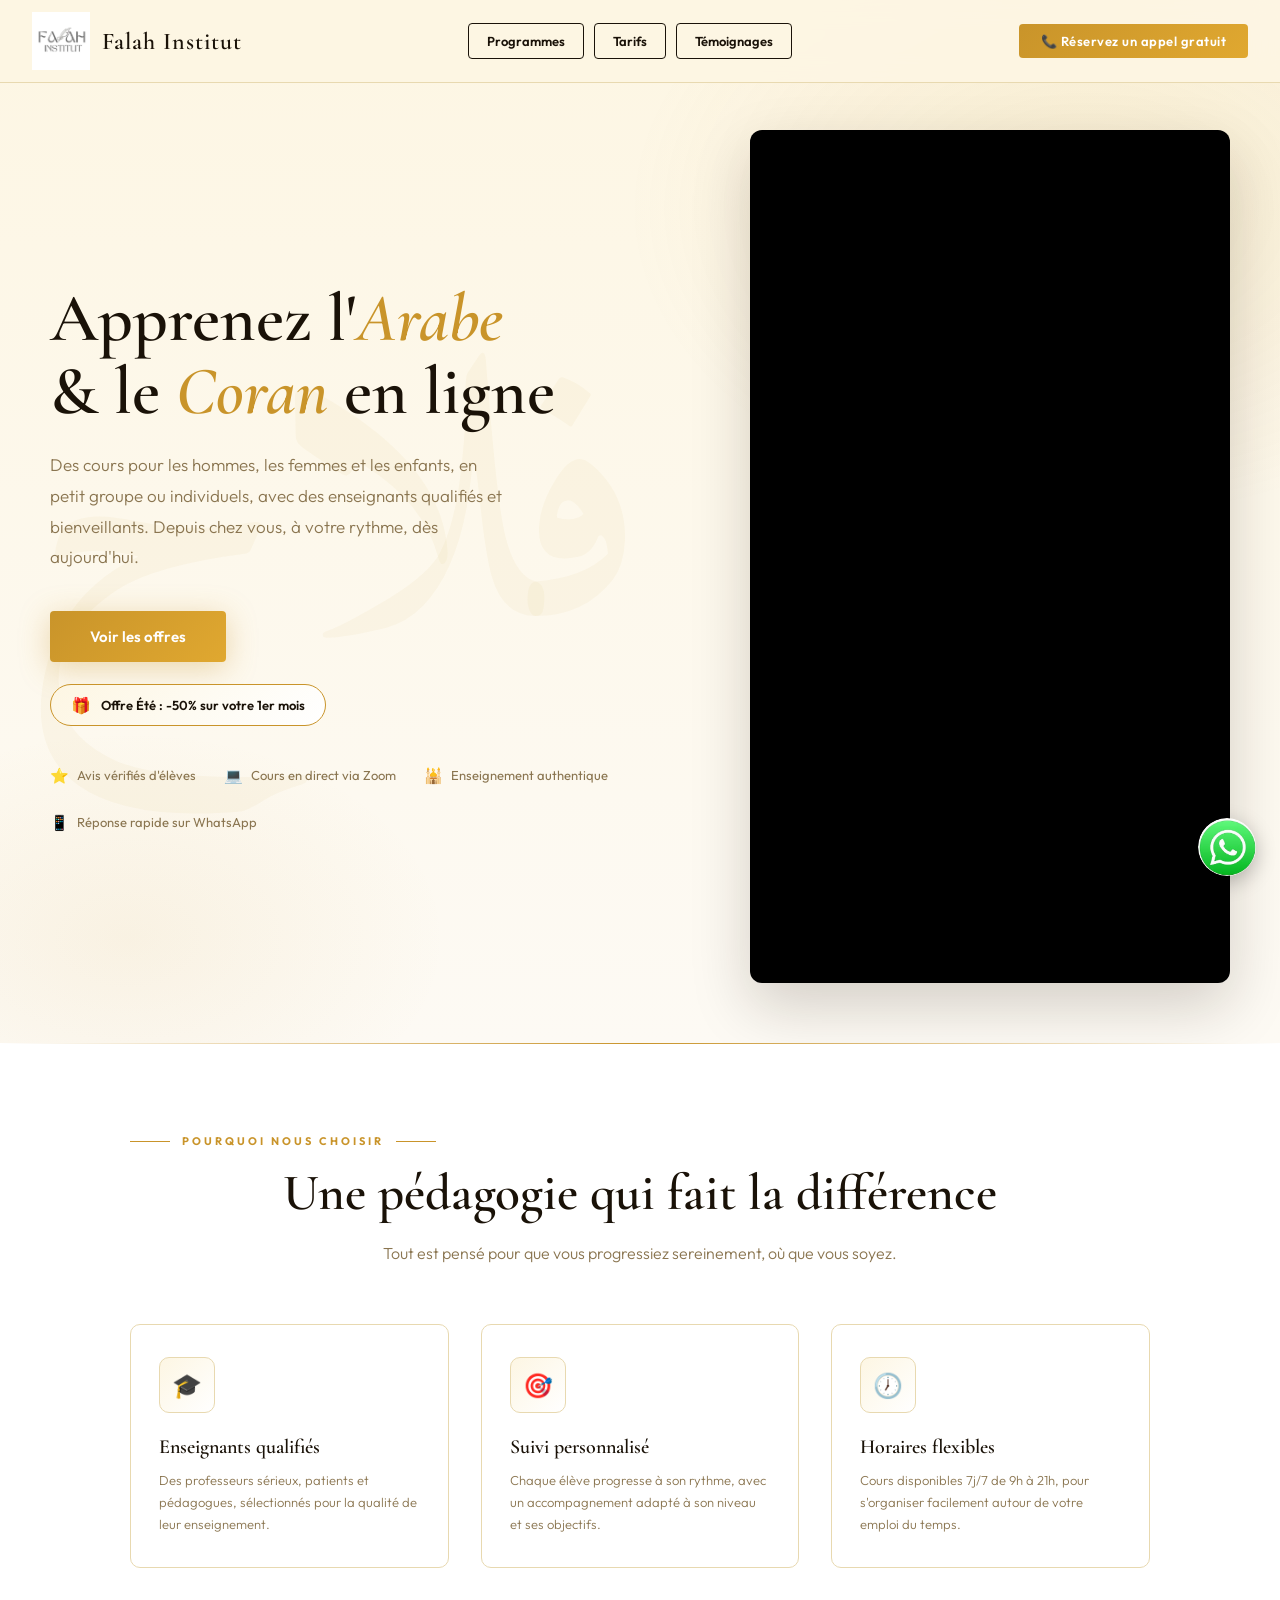
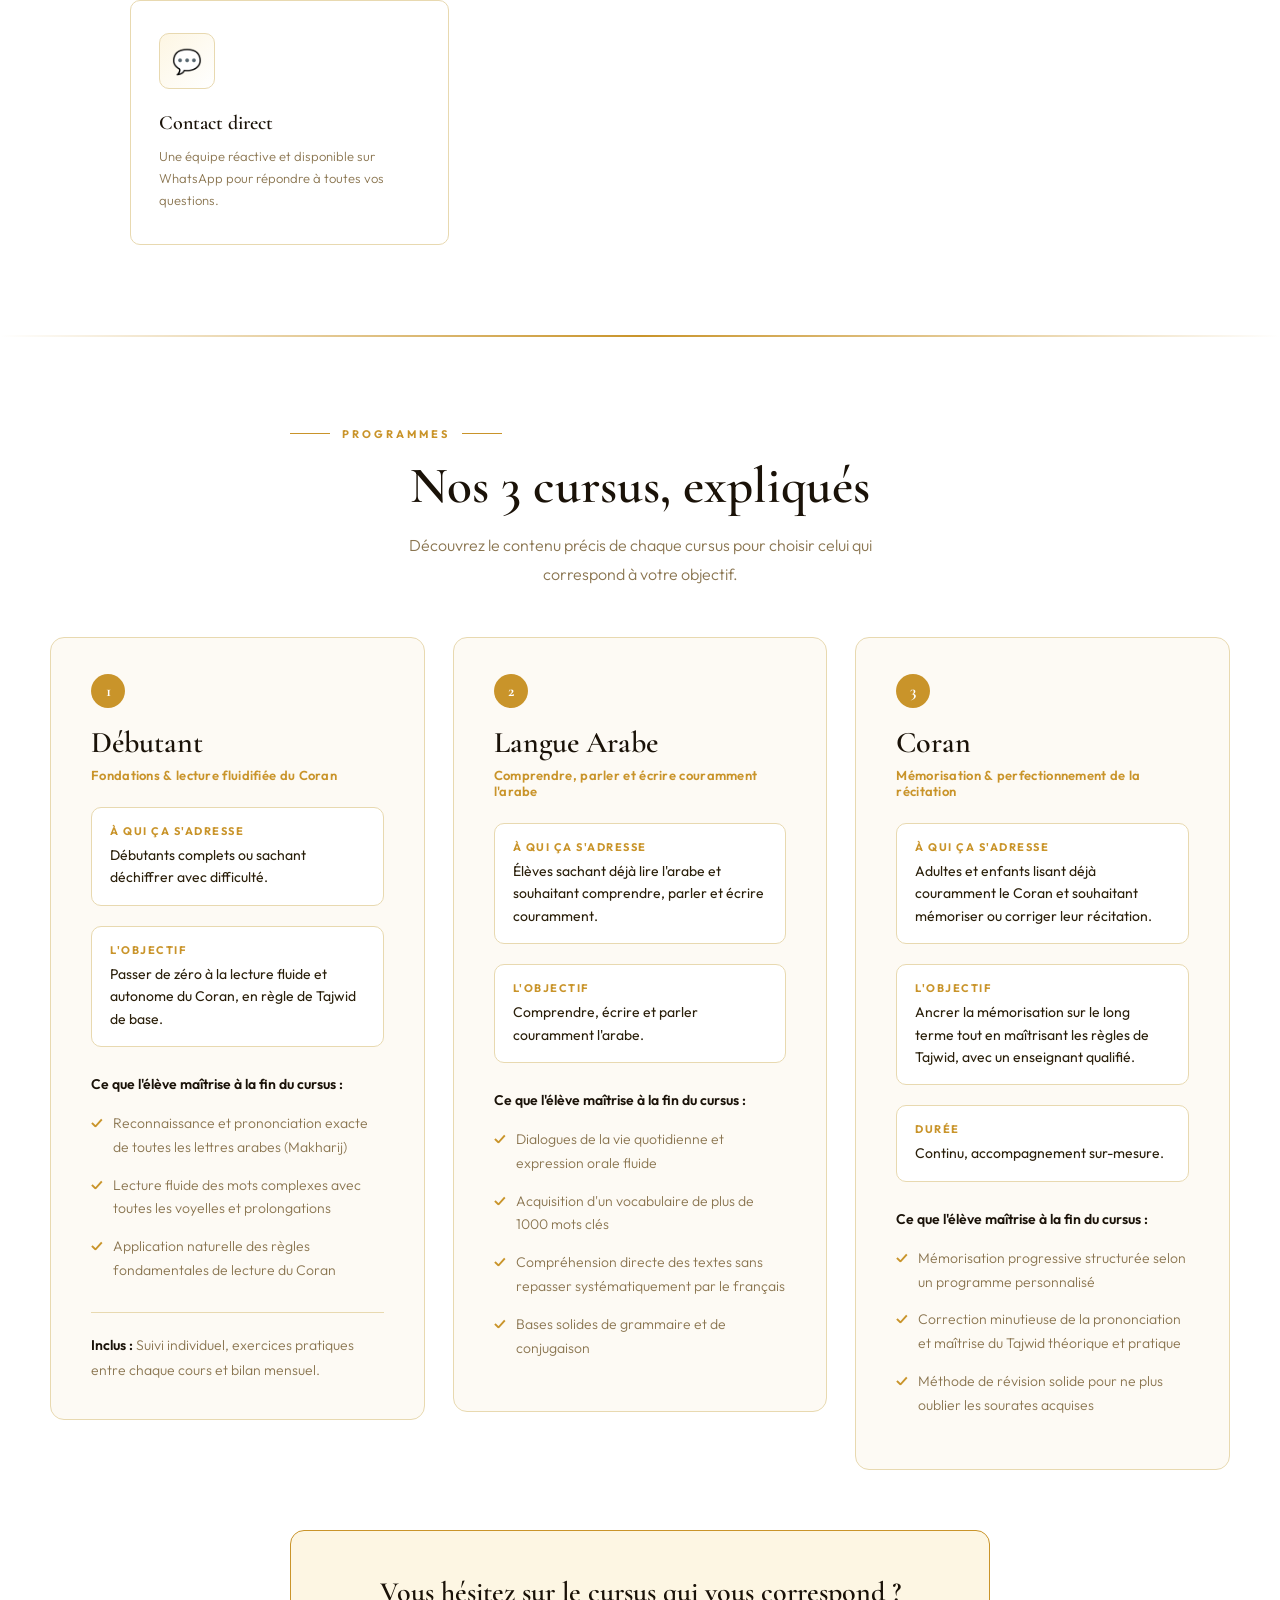
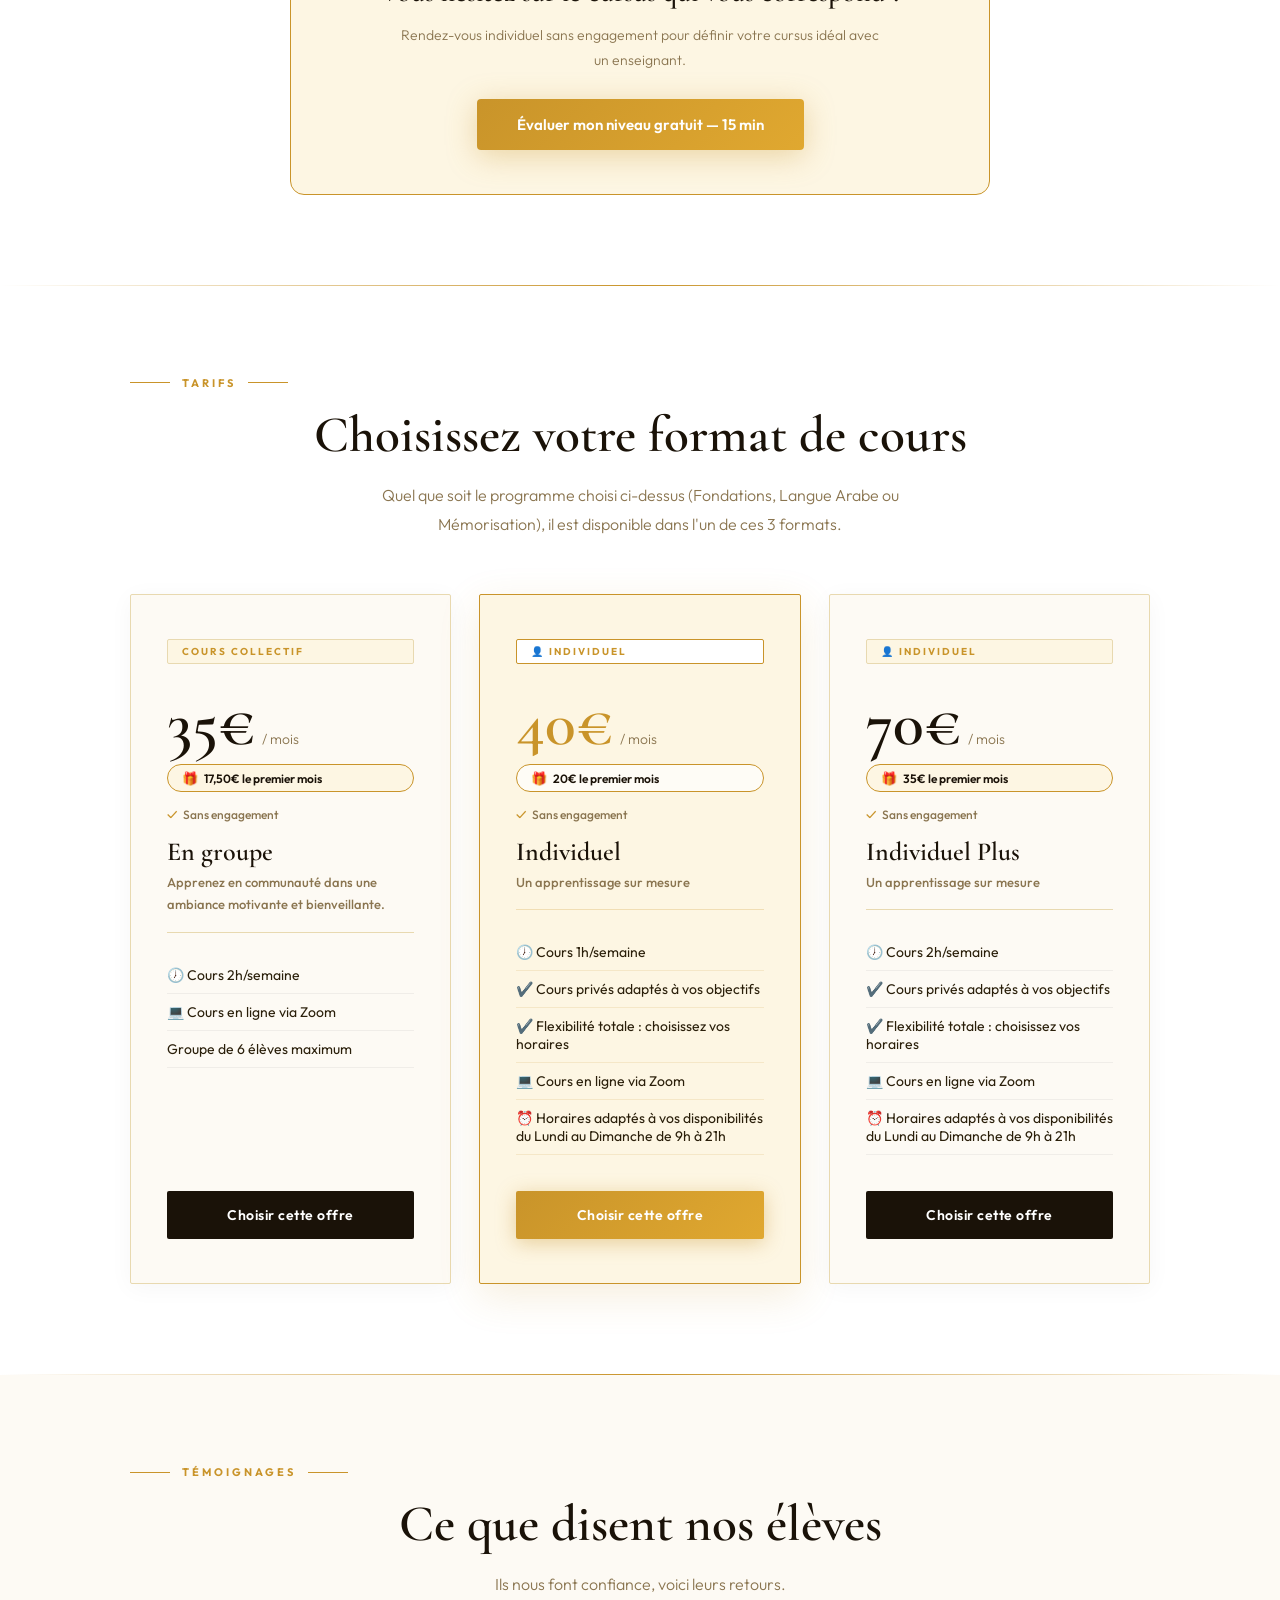
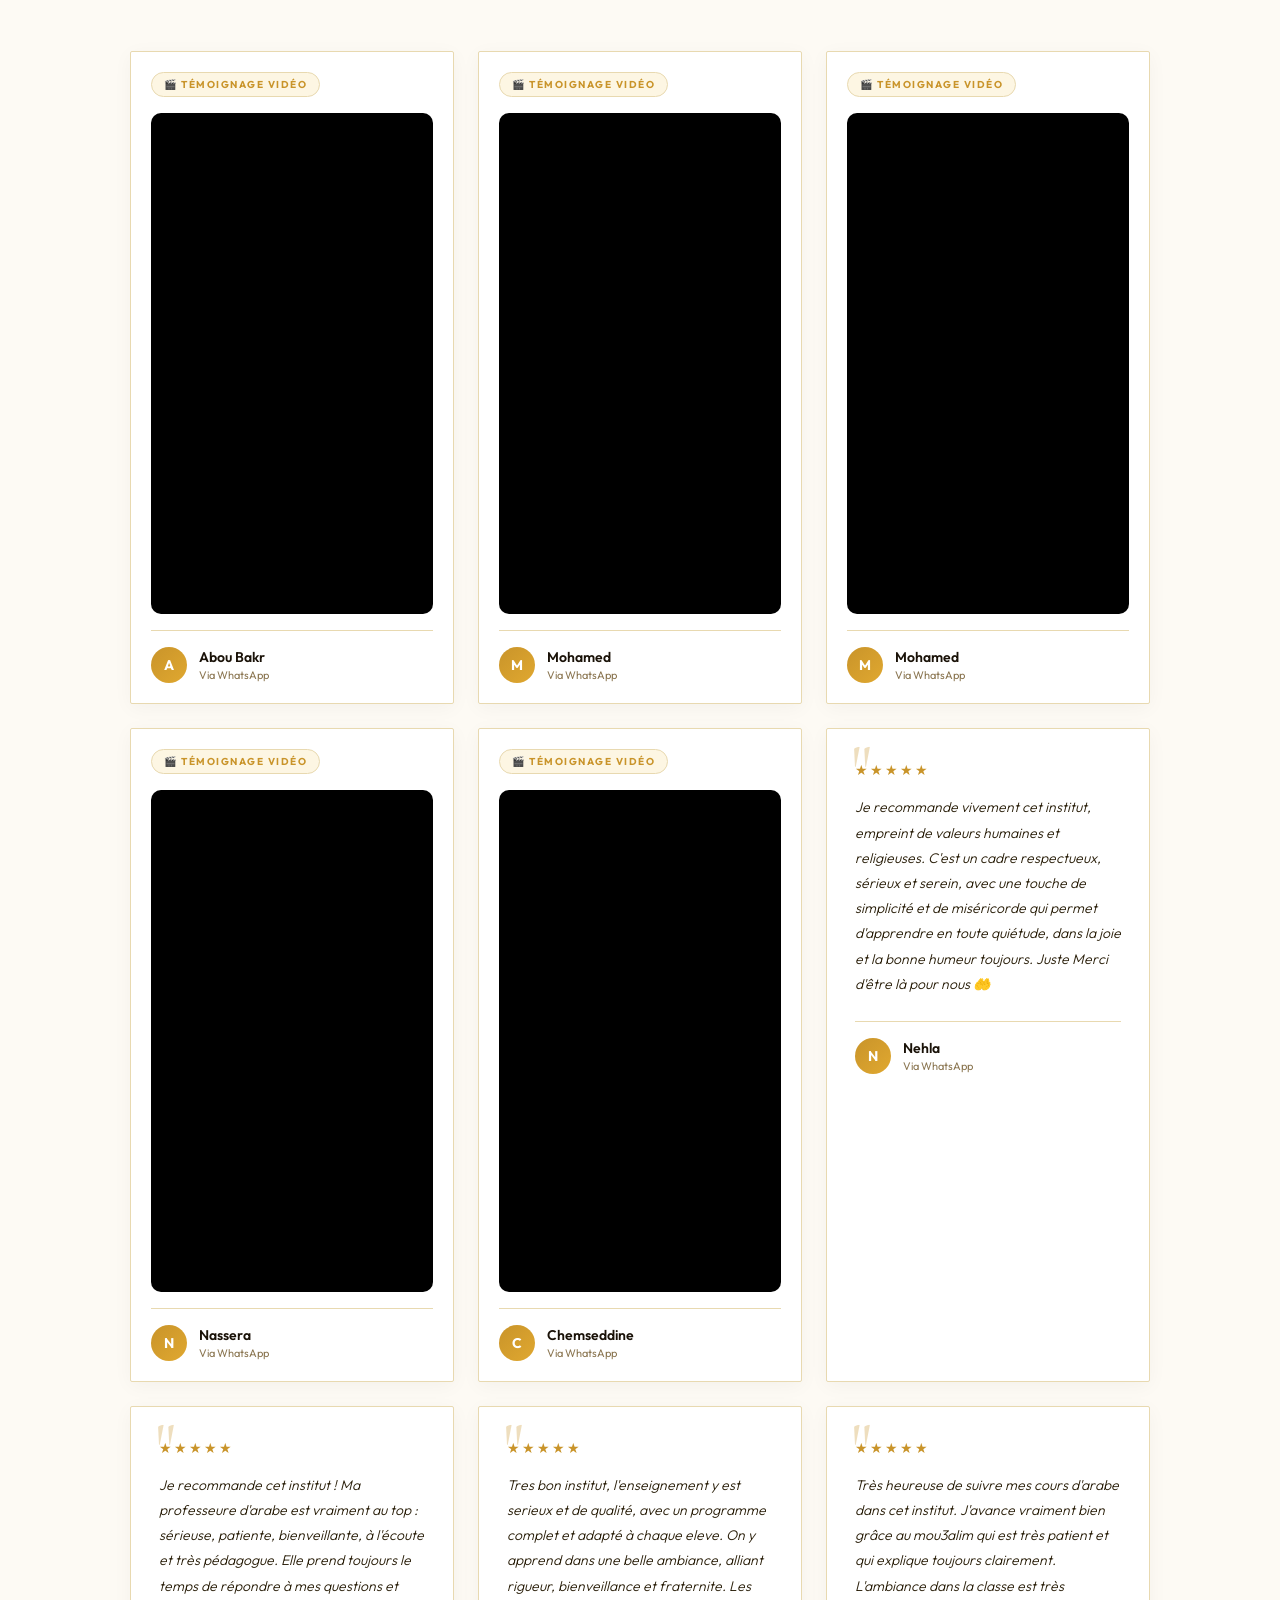
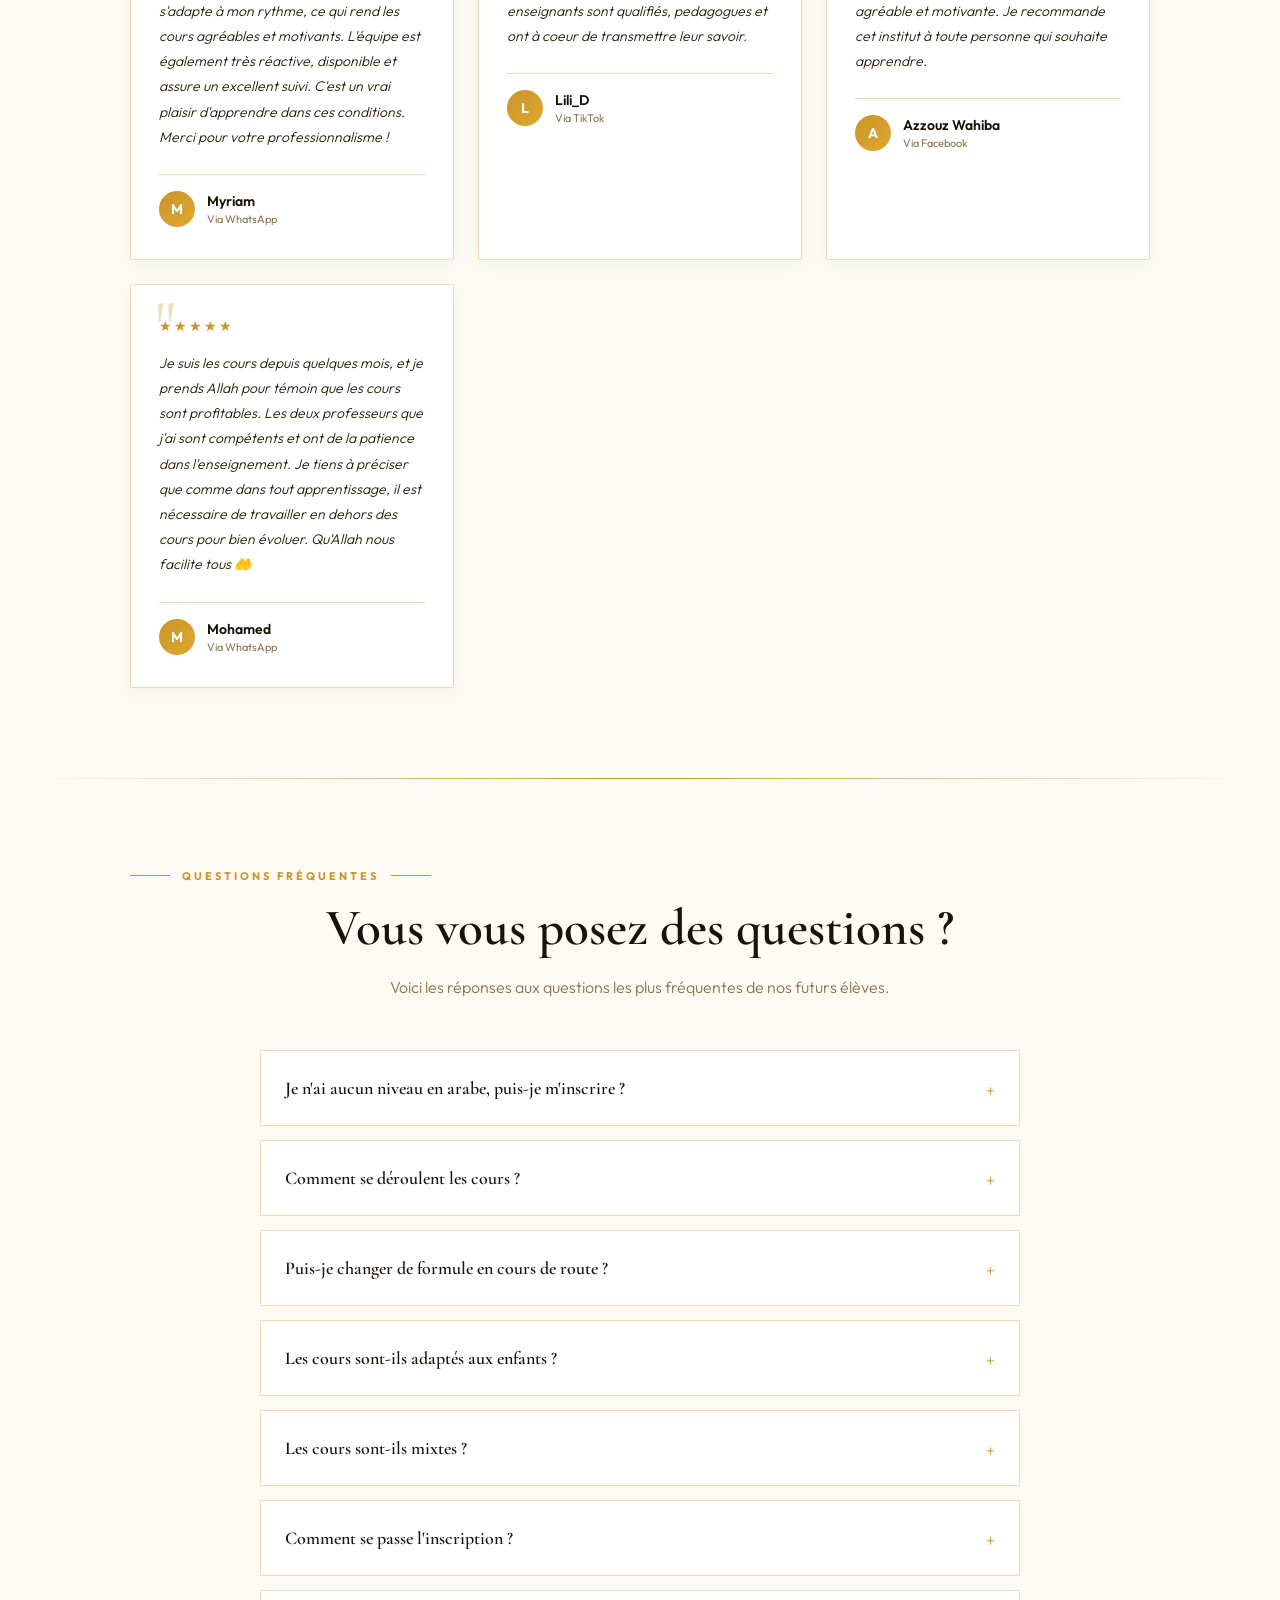
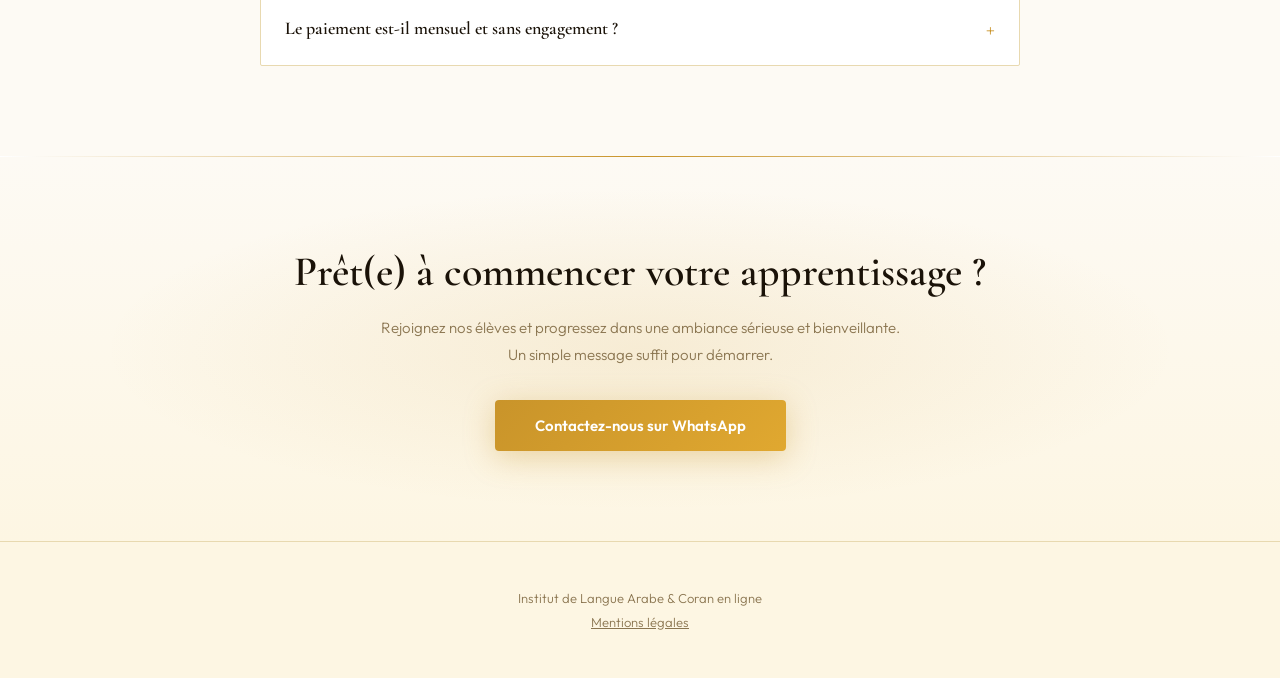
<file: methode.html>
<!DOCTYPE html>
<html lang="fr">
<head>
<meta charset="UTF-8">
<meta name="viewport" content="width=device-width, initial-scale=1.0">
<title>Falah Institut — Redirection</title>
<meta http-equiv="refresh" content="0; url=index.html#offres">
<link rel="canonical" href="https://falahinstitut.com/index.html">
<meta name="robots" content="noindex">
<link rel="icon" type="image/png" sizes="32x32" href="favicon-32.png">
<style>
  body { font-family: Arial, sans-serif; background: #fdf6e3; color: #1a1208; display: flex; align-items: center; justify-content: center; min-height: 100vh; margin: 0; text-align: center; padding: 24px; }
  a { color: #c9942a; }
</style>
<script>window.location.href = "index.html#offres";</script>
</head>
<body>
  <p>Cette page a été déplacée. Redirection en cours vers <a href="index.html#offres">nos cursus</a>…</p>
</body>
</html>
</file>
<file: style.css>
:root {
    --gold: #c9942a;
    --gold-light: #f0d898;
    --gold-pale: #fdf6e3;
    --white: #ffffff;
    --cream: #fdfaf4;
    --dark: #1a1208;
    --text: #2a1f0a;
    --text-muted: #8a7550;
    --border: #e8d9b0;
  }
  * { margin: 0; padding: 0; box-sizing: border-box; }
  html { overflow-x: hidden; }
  body { font-family: 'Outfit', sans-serif; background: var(--white); color: var(--text); overflow-x: hidden; position: relative; }

  /* NAV */
  nav {
    position: fixed; top: 0; left: 0; right: 0; z-index: 100;
    background: rgba(253,246,227,0.92);
    backdrop-filter: blur(12px);
    border-bottom: 1px solid var(--border);
    padding: 12px 32px;
    display: flex; align-items: center; justify-content: space-between;
  }
  .nav-logo { display: flex; align-items: center; gap: 12px; }
  .nav-logo img { height: 58px; width: 58px; object-fit: contain; }
  .nav-logo-text { font-family: 'Cormorant Garamond', serif; font-size: 24px; font-weight: 600; color: var(--dark); letter-spacing: 1px; }
  .nav-links { display: flex; align-items: center; gap: 10px; }
  .nav-links a {
    font-size: 13px; font-weight: 600; color: var(--dark); text-decoration: none;
    transition: all 0.25s ease; padding: 9px 18px; border-radius: 4px;
    border: 1.5px solid var(--dark); background: transparent;
  }
  .nav-links a:hover { background: var(--dark); color: #fff; }
  .nav-links a.active { background: var(--dark); color: #fff; }
  .nav-cta {
    background: linear-gradient(135deg, var(--gold), #e0a830);
    color: #fff; padding: 9px 22px; border-radius: 4px;
    font-size: 13px; font-weight: 600; text-decoration: none;
    transition: all 0.3s ease; letter-spacing: 0.5px;
  }
  .nav-cta:hover { box-shadow: 0 4px 16px rgba(201,148,42,0.4); transform: translateY(-1px); }
  .nav-whatsapp {
    width: 38px; height: 38px; border-radius: 50%;
    background: #25D366; display: flex; align-items: center; justify-content: center;
    transition: transform 0.25s ease, box-shadow 0.25s ease; flex-shrink: 0;
  }
  .nav-whatsapp:hover { transform: scale(1.08); box-shadow: 0 4px 14px rgba(37,211,102,0.4); }
  .nav-whatsapp svg { width: 20px; height: 20px; }

  /* HERO */
  .hero {
    min-height: 92vh;
    background: linear-gradient(180deg, var(--gold-pale) 0%, var(--cream) 100%);
    position: relative;
    display: flex; align-items: center;
    padding: 130px 24px 60px;
    overflow: hidden;
  }
  .hero::before {
    content: '';
    position: absolute; inset: 0;
    background: radial-gradient(ellipse 60% 50% at 85% 20%, rgba(201,148,42,0.12) 0%, transparent 60%),
      radial-gradient(ellipse 50% 40% at 10% 90%, rgba(201,148,42,0.08) 0%, transparent 50%);
  }
  .arabic-watermark {
    position: absolute; font-family: 'Amiri', serif;
    font-size: clamp(150px, 30vw, 400px);
    color: rgba(201,148,42,0.05);
    top: 50%; left: 26%; transform: translate(-50%, -50%);
    white-space: nowrap; pointer-events: none; user-select: none; line-height: 1;
  }
  .hero-inner {
    position: relative; z-index: 1; max-width: 1180px; margin: 0 auto; width: 100%;
    display: grid; grid-template-columns: 1.1fr 0.9fr; gap: 56px; align-items: center;
  }
  .hero-content { text-align: left; }
  .hero-logo-wrap {
    margin-bottom: 24px;
    animation: fadeUp 0.9s ease forwards 0.1s;
  }
  .hero-logo-wrap img {
    height: 100px; width: 100px; object-fit: contain;
    opacity: 0.9;
  }
  .hero h1 {
    font-family: 'Cormorant Garamond', serif;
    font-size: clamp(40px, 5.5vw, 68px);
    font-weight: 600; color: var(--dark); line-height: 1.08;
    margin-bottom: 22px;
    animation: fadeUp 0.9s ease forwards 0.5s;
  }
  .hero h1 em { font-style: italic; color: var(--gold); }
  .hero-sub {
    font-size: clamp(15px, 1.4vw, 17px);
    color: var(--text-muted); line-height: 1.8;
    margin-bottom: 38px; font-weight: 300;
    max-width: 460px;
    animation: fadeUp 0.9s ease forwards 0.7s;
  }
  .hero-cta {
    display: flex; gap: 16px; flex-wrap: wrap;
    animation: fadeUp 0.9s ease forwards 0.9s;
  }
  .hero-visual { position: relative; animation: fadeUp 1s ease forwards 0.4s; width: 100%; max-width: 480px; margin-left: auto; }
  .hero-video-frame {
    position: relative; z-index: 1; border-radius: 12px; overflow: hidden;
    box-shadow: 0 24px 60px rgba(26,18,8,0.18); aspect-ratio: 9/16;
    background: #000;
  }
  .hero-video-frame iframe { width: 100%; height: 100%; border: none; display: block; }
  .hero-badge {
    position: absolute; z-index: 2; bottom: 22px; left: -22px;
    background: #fff; border-radius: 10px; padding: 14px 20px;
    box-shadow: 0 14px 40px rgba(26,18,8,0.15); display: flex; align-items: center; gap: 12px;
    max-width: 210px;
  }
  .hero-badge .num { font-size: 26px; line-height: 1; flex-shrink: 0; }
  .hero-badge .label { font-size: 12px; color: var(--text); line-height: 1.4; font-weight: 500; }
  @media (max-width: 900px) {
    .hero-inner { grid-template-columns: 1fr; text-align: center; }
    .hero-content { text-align: center; }
    .hero-sub { margin-left: auto; margin-right: auto; }
    .hero-cta { justify-content: center; }
    .hero-visual { max-width: 420px; width: 90%; margin: 0 auto; }
    .hero-badge { left: 12px; }
    .hero-trust { justify-content: center; }
  }
  .btn-gold {
    background: linear-gradient(135deg, var(--gold) 0%, #e0a830 100%);
    color: #fff; padding: 16px 40px; border-radius: 4px;
    font-size: 15px; font-weight: 600; text-decoration: none;
    transition: all 0.3s ease; display: inline-block;
    box-shadow: 0 6px 30px rgba(201,148,42,0.35);
  }
  .btn-gold:hover { transform: translateY(-2px); box-shadow: 0 10px 40px rgba(201,148,42,0.5); }
  .btn-outline {
    background: transparent; color: var(--dark);
    padding: 16px 40px; border-radius: 4px; font-size: 15px;
    font-weight: 400; text-decoration: none;
    border: 1px solid var(--border);
    transition: all 0.3s ease; display: inline-block;
  }
  .btn-outline:hover { background: rgba(201,148,42,0.08); border-color: var(--gold); }

  .divider { height: 1px; background: linear-gradient(90deg, transparent, var(--gold), transparent); }

  section { padding: 90px 24px; }
  .container { max-width: 1020px; margin: 0 auto; }
  .section-label { display: flex; align-items: center; gap: 12px; margin-bottom: 16px; }
  .section-label::before, .section-label::after { content: ''; flex: 1; max-width: 40px; height: 1px; background: var(--gold); }
  .section-label span { font-size: 11px; font-weight: 700; letter-spacing: 3px; text-transform: uppercase; color: var(--gold); }
  .section-title {
    font-family: 'Cormorant Garamond', serif;
    font-size: clamp(32px, 4vw, 52px); font-weight: 600;
    color: var(--dark); line-height: 1.15; margin-bottom: 16px; text-align: center;
  }
  .section-sub { font-size: 16px; color: var(--text-muted); line-height: 1.8; text-align: center; max-width: 520px; margin: 0 auto; font-weight: 300; }

  /* OFFRES */
  .offres { background: var(--white); }
  .offres-intro { text-align: center; margin-bottom: 56px; }

  .offres-grid { display: grid; grid-template-columns: repeat(auto-fit, minmax(300px, 1fr)); gap: 28px; }
  .offres-group { margin-bottom: 68px; }
  .offres-group:last-child { margin-bottom: 0; }
  .offres-group-title { display: flex; align-items: center; justify-content: center; gap: 10px; font-family: 'Cormorant Garamond', serif; font-size: 26px; font-weight: 600; color: var(--dark); text-align: center; margin-bottom: 28px; }
  .offres-group-title span.line { flex: 1; max-width: 80px; height: 1px; background: var(--border); }
  .offre-card { border-radius: 2px; padding: 44px 36px; position: relative; transition: transform 0.3s ease; display: flex; flex-direction: column; height: 100%; }
  .offre-card:hover { transform: translateY(-6px); }
  .offre-card.standard { background: var(--cream); border: 1px solid var(--border); box-shadow: 0 4px 24px rgba(0,0,0,0.04); }
  .offre-card.premium { background: var(--gold-pale); border: 1px solid var(--gold); box-shadow: 0 12px 40px rgba(201,148,42,0.16); }
  .offre-tag { display: inline-block; font-size: 10px; font-weight: 700; letter-spacing: 2px; text-transform: uppercase; padding: 5px 14px; border-radius: 2px; margin-bottom: 28px; }
  .offre-card.standard .offre-tag { background: var(--gold-pale); color: var(--gold); border: 1px solid var(--border); }
  .offre-card.premium .offre-tag { background: #fff; color: var(--gold); border: 1px solid var(--gold); }
  .offre-price { display: flex; align-items: baseline; gap: 6px; margin-bottom: 8px; }
  .price-num { font-family: 'Cormorant Garamond', serif; font-size: 64px; font-weight: 600; line-height: 1; }
  .offre-card.standard .price-num { color: var(--dark); }
  .offre-card.premium .price-num { color: var(--gold); }
  .price-unit { font-size: 14px; color: var(--text-muted); font-weight: 300; }
  .offre-card.premium .price-unit { color: var(--text-muted); }
  .promo-price {
    display: inline-flex; align-items: center; gap: 6px;
    background: var(--gold-pale); border: 1px solid var(--gold);
    border-radius: 20px; padding: 5px 14px; margin-bottom: 14px;
    font-size: 12px; font-weight: 600; color: var(--dark);
  }
  .promo-price .emoji { font-size: 13px; }
  .no-commitment { display: flex; align-items: center; gap: 6px; font-size: 12px; color: var(--text-muted); font-weight: 500; margin-bottom: 14px; }
  .no-commitment .check { color: var(--gold); font-size: 13px; }
  .offre-card.premium .promo-price { background: rgba(255,255,255,0.7); }
  .offre-title { font-family: 'Cormorant Garamond', serif; font-size: 26px; font-weight: 600; margin-bottom: 8px; }
  .offre-card.standard .offre-title { color: var(--dark); }
  .offre-card.premium .offre-title { color: var(--dark); }
  .offre-desc { font-size: 14px; line-height: 1.7; margin-bottom: 28px; font-weight: 300; }
  .offre-card.standard .offre-desc { color: var(--text-muted); }
  .offre-card.premium .offre-desc { color: var(--text-muted); }
  .offre-sep { height: 1px; margin-bottom: 24px; }
  .offre-card.standard .offre-sep { background: var(--border); }
  .offre-card.premium .offre-sep { background: rgba(201,148,42,0.25); }
  .offre-features { list-style: none; margin-bottom: 36px; }
  .offre-features li { font-size: 14px; padding: 9px 0; display: flex; align-items: center; gap: 12px; border-bottom: 1px solid rgba(0,0,0,0.05); }
  .offre-card.premium .offre-features li { border-bottom-color: rgba(201,148,42,0.15); color: var(--text); }
  .offre-features li::before { content: '◆'; color: var(--gold); font-size: 8px; flex-shrink: 0; }
  .offre-features.offre-features-emoji li::before { content: none; }
  .offre-features.offre-features-emoji li { gap: 10px; }
  .offre-subtitle { font-size: 13px; font-weight: 500; margin-top: -4px; margin-bottom: 16px; }
  .offre-card.standard .offre-subtitle { color: var(--text-muted); }
  .offre-card.premium .offre-subtitle { color: var(--text-muted); }
  .btn-offre { display: block; text-align: center; padding: 15px; font-weight: 600; font-size: 14px; text-decoration: none; transition: all 0.3s ease; letter-spacing: 0.5px; border-radius: 2px; margin-top: auto; }
  .offre-card.standard .btn-offre { background: var(--dark); color: #fff; }
  .offre-card.standard .btn-offre:hover { background: #000; }
  .offre-card.premium .btn-offre { background: linear-gradient(135deg, var(--gold), #e0a830); color: #fff; box-shadow: 0 4px 20px rgba(201,148,42,0.4); }

  /* HERO TRUST BADGES */
  .promo-banner {
    display: inline-flex; align-items: center; gap: 10px;
    background: linear-gradient(135deg, var(--gold-pale), #fff);
    border: 1px solid var(--gold); border-radius: 30px;
    padding: 10px 20px; margin-top: 22px;
    font-size: 13px; font-weight: 600; color: var(--dark);
    animation: fadeUp 0.9s ease forwards 0.5s;
  }
  .promo-banner .emoji { font-size: 16px; }
  @media (max-width: 900px) {
    .promo-banner { font-size: 12px; padding: 9px 16px; text-align: left; }
  }
  .hero-trust { display: flex; flex-wrap: wrap; justify-content: flex-start; gap: 28px; margin-top: 40px; animation: fadeUp 0.9s ease forwards 0.5s; }
  .hero-trust-item { display: flex; align-items: center; gap: 8px; font-size: 13px; color: var(--text-muted); font-weight: 400; }
  .hero-trust-item span.ico { color: var(--gold); font-size: 15px; }

  /* METHODE TEASER (accueil) */
  .methode-teaser { background: var(--gold-pale); }
  .methode-teaser-inner { max-width: 720px; margin: 0 auto; text-align: center; }
  .methode-teaser h2 { font-family: 'Cormorant Garamond', serif; font-size: clamp(26px, 3.5vw, 36px); font-weight: 600; color: var(--dark); margin-bottom: 18px; }
  .methode-teaser p { font-size: 15px; color: var(--text-muted); line-height: 1.9; font-weight: 300; margin-bottom: 24px; }
  .methode-teaser a.methode-link { font-size: 14px; font-weight: 700; color: var(--gold); text-decoration: none; letter-spacing: 0.5px; }
  .methode-teaser a.methode-link:hover { text-decoration: underline; }

  /* FEATURES / POURQUOI NOUS CHOISIR */
  .features { background: var(--white); }
  .features-intro { text-align: center; margin-bottom: 56px; }
  .features-grid { display: grid; grid-template-columns: repeat(auto-fit, minmax(240px, 1fr)); gap: 32px; }
  .feature-card {
    text-align: left; padding: 32px 28px; position: relative;
    border: 1px solid var(--border); border-radius: 10px;
    transition: transform 0.3s ease, box-shadow 0.3s ease, border-color 0.3s ease;
  }
  .feature-card:hover { transform: translateY(-6px); box-shadow: 0 16px 40px rgba(201,148,42,0.14); border-color: var(--gold); }
  .feature-icon { width: 56px; height: 56px; margin-bottom: 22px; border-radius: 10px; background: linear-gradient(135deg, var(--gold-pale), #fff); border: 1px solid var(--border); display: flex; align-items: center; justify-content: center; font-size: 24px; }
  .feature-title { font-family: 'Cormorant Garamond', serif; font-size: 20px; font-weight: 600; color: var(--dark); margin-bottom: 10px; }
  .feature-desc { font-size: 13px; color: var(--text-muted); line-height: 1.7; font-weight: 300; }

  /* GUIDE DE CHOIX (quelle formule ?) */
  .guide { background: var(--gold-pale); }
  .guide-intro { text-align: center; margin-bottom: 48px; }
  .guide-list { max-width: 780px; margin: 0 auto; display: flex; flex-direction: column; gap: 16px; }
  .guide-item {
    background: #fff; border: 1px solid var(--border); border-radius: 10px;
    padding: 24px 28px; display: flex; gap: 18px; align-items: flex-start;
  }
  .guide-icon { font-size: 22px; flex-shrink: 0; margin-top: 2px; }
  .guide-q { font-family: 'Cormorant Garamond', serif; font-size: 18px; font-weight: 600; color: var(--dark); margin-bottom: 6px; }
  .guide-a { font-size: 13px; color: var(--text-muted); line-height: 1.7; font-weight: 300; }
  .guide-a strong { color: var(--gold); font-weight: 600; }

  /* FAQ */
  .faq { background: var(--cream); }
  .faq-intro { text-align: center; margin-bottom: 48px; }
  .faq-list { max-width: 760px; margin: 0 auto; display: flex; flex-direction: column; gap: 14px; }
  .faq-item { background: #fff; border: 1px solid var(--border); border-radius: 2px; padding: 4px 24px; }
  .faq-item summary { list-style: none; cursor: pointer; padding: 20px 0; font-family: 'Cormorant Garamond', serif; font-size: 18px; font-weight: 600; color: var(--dark); display: flex; align-items: center; justify-content: space-between; gap: 16px; }
  .faq-item summary::-webkit-details-marker { display: none; }
  .faq-item summary::after { content: '+'; font-size: 22px; color: var(--gold); font-weight: 400; flex-shrink: 0; transition: transform 0.25s ease; }
  .faq-item[open] summary::after { transform: rotate(45deg); }
  .faq-answer { font-size: 14px; color: var(--text-muted); line-height: 1.8; font-weight: 300; padding-bottom: 22px; }

  /* CTA FINALE */
  .final-cta { background: linear-gradient(180deg, var(--cream) 0%, var(--gold-pale) 100%); text-align: center; position: relative; overflow: hidden; }
  .final-cta::before { content: ''; position: absolute; inset: 0; background: radial-gradient(ellipse 60% 60% at 50% 50%, rgba(201,148,42,0.12) 0%, transparent 70%); }
  .final-cta-inner { position: relative; z-index: 1; }
  .final-cta h2 { font-family: 'Cormorant Garamond', serif; font-size: clamp(28px, 4vw, 42px); font-weight: 600; color: var(--dark); margin-bottom: 16px; line-height: 1.2; }
  .final-cta p { font-size: 15px; color: var(--text-muted); max-width: 520px; margin: 0 auto 32px; line-height: 1.8; font-weight: 300; }

  /* AVIS */
  .avis { background: var(--cream); }
  .avis-intro { text-align: center; margin-bottom: 52px; }
  .avis-grid { display: grid; grid-template-columns: repeat(auto-fit, minmax(280px, 1fr)); gap: 24px; }
  .avis-card { background: #fff; border: 1px solid var(--border); border-radius: 2px; padding: 32px 28px; box-shadow: 0 4px 20px rgba(0,0,0,0.04); transition: transform 0.3s ease; position: relative; }
  .avis-card:hover { transform: translateY(-4px); box-shadow: 0 8px 32px rgba(0,0,0,0.08); }
  .avis-card.audio-card { display: flex; flex-direction: column; }
  .avis-audio-badge { display: inline-flex; align-items: center; gap: 6px; font-size: 10px; font-weight: 700; letter-spacing: 1.5px; text-transform: uppercase; color: var(--gold); background: var(--gold-pale); border: 1px solid var(--border); padding: 5px 12px; border-radius: 20px; margin-bottom: 20px; width: fit-content; }
  .avis-audio-player { width: 100%; height: 40px; margin-bottom: 20px; border-radius: 20px; }
  .avis-audio-player::-webkit-media-controls-panel { background: var(--gold-pale); }
  .avis-card.video-card { display: flex; flex-direction: column; padding: 20px; }
  .avis-video-badge { display: inline-flex; align-items: center; gap: 6px; font-size: 10px; font-weight: 700; letter-spacing: 1.5px; text-transform: uppercase; color: var(--gold); background: var(--gold-pale); border: 1px solid var(--border); padding: 5px 12px; border-radius: 20px; margin-bottom: 16px; width: fit-content; }
  .avis-video-frame { width: 100%; aspect-ratio: 9/16; border-radius: 10px; overflow: hidden; background: #000; margin-bottom: 16px; }
  .avis-video-frame iframe { width: 100%; height: 100%; border: none; display: block; }
  .avis-quote { font-family: 'Cormorant Garamond', serif; font-size: 72px; line-height: 0.6; color: var(--gold); opacity: 0.3; position: absolute; top: 20px; left: 24px; }
  .avis-stars { color: var(--gold); font-size: 14px; margin-bottom: 16px; letter-spacing: 2px; }
  .avis-text { font-size: 14px; line-height: 1.8; color: var(--text); font-weight: 300; margin-bottom: 24px; font-style: italic; }
  .avis-sep { height: 1px; background: var(--border); margin-bottom: 16px; }
  .avis-author { display: flex; align-items: center; gap: 12px; }
  .avis-avatar { width: 36px; height: 36px; border-radius: 50%; background: linear-gradient(135deg, var(--gold), #e0a830); display: flex; align-items: center; justify-content: center; font-size: 14px; font-weight: 700; color: #fff; flex-shrink: 0; }
  .avis-name { font-size: 14px; font-weight: 600; color: var(--dark); }
  .avis-source { font-size: 11px; color: var(--text-muted); margin-top: 2px; }

  footer { background: var(--gold-pale); padding: 48px 24px; text-align: center; border-top: 1px solid var(--border); }
  .footer-logo { margin-bottom: 16px; }
  .footer-logo img { height: 60px; width: 60px; object-fit: contain; opacity: 0.9; }
  .footer-text { font-size: 13px; color: var(--text-muted); font-weight: 300; }

  @keyframes fadeUp { from { transform: translateY(16px); } to { transform: translateY(0); } }
  .fade-in { opacity: 0; transform: translateY(20px); transition: opacity 0.7s ease, transform 0.7s ease; }
  .fade-in.visible { opacity: 1; transform: translateY(0); }

  @media (max-width: 768px) {
    .inscription-inner { grid-template-columns: 1fr; gap: 40px; }
    .form-row { grid-template-columns: 1fr; }
    .form-box { padding: 28px 24px; }
    nav { padding: 12px 16px; flex-wrap: wrap; row-gap: 10px; justify-content: center; }
    .nav-logo-text { font-size: 19px; }
    .nav-logo img { height: 46px; width: 46px; }
    .nav-links { gap: 20px; order: 3; width: 100%; justify-content: center; }
    .nav-links a { font-size: 13px; }
    .nav-cta { padding: 8px 14px; font-size: 12px; }
    .hero { padding-top: 210px; }
  }
  @media (max-width: 500px) {
    .offre-card { padding: 32px 24px; }
  }
  /* TRACK SELECTOR (choix Arabe / Coran) */
  .tracks { background: var(--white); }
  .tracks-intro { text-align: center; margin-bottom: 52px; }
  .tracks-grid { display: grid; grid-template-columns: repeat(auto-fit, minmax(280px, 1fr)); gap: 32px; max-width: 1120px; margin: 0 auto; }
  .track-card {
    display: block; text-decoration: none; position: relative; overflow: hidden;
    border-radius: 8px; text-align: center; transition: transform 0.3s ease, box-shadow 0.3s ease;
    background: var(--gold-pale); border: 1px solid var(--border); box-shadow: 0 8px 24px rgba(201,148,42,0.12);
  }
  .track-card:hover { transform: translateY(-6px); box-shadow: 0 16px 40px rgba(201,148,42,0.2); }
  .track-image {
    height: 190px; background-size: cover; background-position: center;
    position: relative; transition: transform 0.4s ease;
  }
  .track-card:hover .track-image { transform: scale(1.04); }
  .track-image::after {
    content: ''; position: absolute; inset: 0;
    background: linear-gradient(180deg, rgba(201,148,42,0.28) 0%, rgba(253,246,227,0.55) 60%, var(--gold-pale) 100%);
  }
  .track-body { padding: 28px 32px 36px; }
  .track-title { font-family: 'Cormorant Garamond', serif; font-size: 28px; font-weight: 600; color: var(--dark); margin-bottom: 10px; }
  .track-desc { font-size: 13px; color: var(--text-muted); line-height: 1.7; margin-bottom: 24px; font-weight: 300; }
  .track-link { display: inline-flex; align-items: center; gap: 8px; font-size: 13px; font-weight: 700; color: var(--gold); text-transform: uppercase; letter-spacing: 1px; }
  .track-link .arrow { transition: transform 0.25s ease; }
  .track-card:hover .track-link .arrow { transform: translateX(4px); }

  /* SUB-PAGE HERO (pages Arabe / Coran) */
  .subhero { background: var(--gold-pale); background-size: cover; background-position: center; padding: 140px 24px 60px; text-align: center; position: relative; overflow: hidden; }
  .subhero::before { content: ''; position: absolute; inset: 0; background: linear-gradient(180deg, rgba(253,246,227,0.87) 0%, rgba(253,246,227,0.94) 100%), radial-gradient(ellipse 70% 50% at 50% 0%, rgba(201,148,42,0.1) 0%, transparent 60%); }
  .subhero-inner { position: relative; z-index: 1; max-width: 640px; margin: 0 auto; }
  .subhero .section-label span { color: var(--gold); border-color: var(--border); background: transparent; }
  .subhero h1 { font-family: 'Cormorant Garamond', serif; font-size: clamp(32px, 5vw, 48px); font-weight: 600; color: var(--dark); margin: 14px 0 16px; line-height: 1.15; }
  .subhero p { font-size: 15px; color: var(--text-muted); line-height: 1.8; font-weight: 300; }
  .back-link { display: inline-flex; align-items: center; gap: 6px; font-size: 12px; color: var(--text-muted); text-decoration: none; margin-bottom: 24px; text-transform: uppercase; letter-spacing: 1px; }
  .back-link:hover { color: var(--gold); }

  @media (max-width: 600px) {
    .track-image { height: 160px; }
    .track-body { padding: 24px 22px 30px; }
  }

  /* HAMBURGER MENU BUTTON */
  .menu-toggle {
    display: flex; flex-direction: column; justify-content: center; align-items: flex-start;
    gap: 5px; width: 26px; height: 20px; background: none; border: none;
    cursor: pointer; padding: 0; z-index: 101; margin-right: 4px;
  }
  .menu-toggle span { display: block; width: 100%; height: 2px; background: var(--dark); border-radius: 2px; transition: all 0.3s ease; }
  .nav-left { display: flex; align-items: center; gap: 16px; }

  /* MOBILE MENU DROPDOWN (ancré en haut à gauche) */
  .mobile-menu {
    position: fixed; top: 66px; left: 12px; z-index: 200;
    background: var(--white); border-radius: 8px; border: 1px solid var(--border);
    box-shadow: 0 16px 46px rgba(0,0,0,0.16);
    width: 260px; max-width: calc(100vw - 24px);
    max-height: calc(100vh - 90px); overflow-y: auto;
    padding: 8px;
    transform-origin: top left;
    transform: translateY(-8px) scale(0.97); opacity: 0; visibility: hidden;
    transition: transform 0.22s ease, opacity 0.22s ease, visibility 0.22s;
  }
  .mobile-menu.open { transform: translateY(0) scale(1); opacity: 1; visibility: visible; }
  .mobile-menu-close { display: none; }
  .mobile-menu-logo { display: none; }
  .mobile-menu-links { display: flex; flex-direction: column; width: 100%; }
  .mobile-menu-links a {
    display: flex; align-items: center; gap: 10px;
    padding: 13px 12px; text-decoration: none; color: var(--text);
    font-size: 14px; font-weight: 400; border-radius: 6px;
    transition: color 0.2s ease, background 0.2s ease;
  }
  .mobile-menu-links a:not(:last-child) { border-bottom: 1px solid var(--border); border-radius: 6px 6px 0 0; }
  .mobile-menu-links a:hover { color: var(--gold); background: var(--gold-pale); }
  .mobile-menu-links a.active { color: var(--gold); font-weight: 600; background: var(--gold-pale); }
  body.menu-open { overflow: visible; }

  /* PAGE LEGALE */
  .legal-page { background: var(--white); padding: 160px 24px 100px; }
  .legal-content { max-width: 720px; margin: 0 auto; }
  .legal-content h1 { font-family: 'Cormorant Garamond', serif; font-size: clamp(28px, 4vw, 40px); font-weight: 600; color: var(--dark); margin-bottom: 32px; }
  .legal-content h2 { font-family: 'Cormorant Garamond', serif; font-size: 20px; font-weight: 600; color: var(--dark); margin: 36px 0 12px; }
  .legal-content p { font-size: 14px; color: var(--text-muted); line-height: 1.8; margin-bottom: 12px; font-weight: 300; }
  .legal-content a { color: var(--gold); text-decoration: none; }
  .legal-content a:hover { text-decoration: underline; }

  /* PAGE METHODE */
  .methode-page { background: var(--white); padding: 160px 24px 100px; }
  .methode-page-inline { padding: 90px 24px; }
  .cursus-intro { text-align: center; margin-bottom: 48px; }
  .methode-content { max-width: 1180px; margin: 0 auto; }
  .cursus-intro { max-width: 700px; margin: 0 auto 48px; }
  .cursus-grid { display: grid; grid-template-columns: repeat(auto-fit, minmax(320px, 1fr)); gap: 28px; align-items: start; }
  .cursus-final-cta { max-width: 700px; margin-left: auto; margin-right: auto; }
  .methode-content h1 { font-family: 'Cormorant Garamond', serif; font-size: clamp(32px, 4.5vw, 46px); font-weight: 600; color: var(--dark); margin-bottom: 12px; text-align: center; }
  .methode-content > p.methode-intro { font-size: 16px; color: var(--text-muted); line-height: 1.9; font-weight: 300; text-align: center; max-width: 560px; margin: 0 auto 56px; }
  .methode-block { display: flex; gap: 24px; align-items: flex-start; margin-bottom: 40px; padding: 28px; border: 1px solid var(--border); border-radius: 10px; background: var(--cream); }
  .methode-block-icon { width: 52px; height: 52px; flex-shrink: 0; border-radius: 10px; background: var(--gold-pale); border: 1px solid var(--border); display: flex; align-items: center; justify-content: center; font-size: 24px; }
  .methode-block h3 { font-family: 'Cormorant Garamond', serif; font-size: 21px; font-weight: 600; color: var(--dark); margin-bottom: 8px; }
  .methode-block p { font-size: 14px; color: var(--text-muted); line-height: 1.8; font-weight: 300; }
  .methode-block p strong { color: var(--dark); font-weight: 600; }
  .methode-approach { text-align: center; margin: 56px 0 40px; }
  .methode-approach p.lead { font-size: 15px; color: var(--text); line-height: 1.9; font-weight: 300; max-width: 600px; margin: 0 auto 40px; }
  .pillars-grid { display: grid; grid-template-columns: repeat(3, 1fr); gap: 24px; }
  .pillar { text-align: center; padding: 20px; }
  .pillar-icon { font-size: 30px; margin-bottom: 14px; }
  .pillar h4 { font-family: 'Cormorant Garamond', serif; font-size: 17px; font-weight: 600; color: var(--dark); margin-bottom: 8px; }
  .pillar p { font-size: 13px; color: var(--text-muted); line-height: 1.7; font-weight: 300; }
  .methode-cta { text-align: center; margin-top: 56px; }

  /* CURSUS BLOCKS */
  .cursus-block {
    padding: 36px 40px; border: 1px solid var(--border);
    border-radius: 14px; background: var(--cream); scroll-margin-top: 100px;
  }
  .cursus-number {
    display: inline-flex; align-items: center; justify-content: center;
    width: 34px; height: 34px; border-radius: 50%; background: var(--gold);
    color: #fff; font-family: 'Cormorant Garamond', serif; font-weight: 700; font-size: 16px;
    margin-bottom: 16px;
  }
  .cursus-block h2.cursus-title { font-family: 'Cormorant Garamond', serif; font-size: clamp(24px, 3vw, 30px); font-weight: 600; color: var(--dark); margin-bottom: 6px; }
  .cursus-subtitle { font-size: 13px; color: var(--gold); font-weight: 600; letter-spacing: 0.3px; margin-bottom: 24px; }
  .cursus-meta-grid { display: grid; grid-template-columns: repeat(auto-fit, minmax(200px, 1fr)); gap: 20px; margin-bottom: 28px; }
  .cursus-meta-item { background: #fff; border: 1px solid var(--border); border-radius: 10px; padding: 16px 18px; }
  .cursus-meta-label { font-size: 11px; font-weight: 700; letter-spacing: 1.5px; text-transform: uppercase; color: var(--gold); margin-bottom: 6px; }
  .cursus-meta-value { font-size: 14px; color: var(--text); line-height: 1.6; font-weight: 400; }
  .cursus-section-label { font-size: 14px; font-weight: 600; color: var(--dark); margin-bottom: 12px; margin-top: 24px; }
  .cursus-list { list-style: none; margin-bottom: 8px; }
  .cursus-list li { display: flex; align-items: flex-start; gap: 10px; font-size: 14px; color: var(--text-muted); line-height: 1.7; font-weight: 300; padding: 7px 0; }
  .cursus-list li::before { content: '✓'; color: var(--gold); font-weight: 700; flex-shrink: 0; }
  .cursus-included { margin-top: 22px; padding-top: 20px; border-top: 1px solid var(--border); font-size: 14px; color: var(--text-muted); line-height: 1.8; font-weight: 300; }
  .cursus-included strong { color: var(--dark); font-weight: 600; }
  @media (max-width: 640px) {
    .cursus-block { padding: 26px 22px; }
  }

  /* CTA FINALE CURSUS (évaluation gratuite) */
  .cursus-final-cta {
    text-align: center; margin-top: 60px; padding: 44px 32px;
    background: var(--gold-pale); border: 1px solid var(--gold); border-radius: 14px;
  }
  .cursus-final-cta h2 { font-family: 'Cormorant Garamond', serif; font-size: clamp(22px, 3vw, 28px); font-weight: 600; color: var(--dark); margin-bottom: 14px; }
  .cursus-final-cta p { font-size: 14px; color: var(--text-muted); line-height: 1.8; max-width: 480px; margin: 0 auto 26px; font-weight: 300; }
  @media (max-width: 640px) {
    .methode-block { flex-direction: column; }
    .pillars-grid { grid-template-columns: 1fr; }
  }

  /* WHATSAPP FLOTTANT */
  .whatsapp-float {
    position: fixed; bottom: 24px; right: 24px; z-index: 999;
    width: 58px; height: 58px; border-radius: 50%; overflow: hidden;
    display: flex; align-items: center; justify-content: center;
    box-shadow: 0 6px 20px rgba(0,0,0,0.25); transition: transform 0.25s ease, box-shadow 0.25s ease;
    cursor: pointer; pointer-events: auto; -webkit-tap-highlight-color: transparent;
  }
  .whatsapp-float:hover { transform: scale(1.08); box-shadow: 0 8px 26px rgba(0,0,0,0.32); }
  @media (max-width: 600px) {
    .whatsapp-float { bottom: 16px; right: 16px; width: 52px; height: 52px; }
  }
</file>
